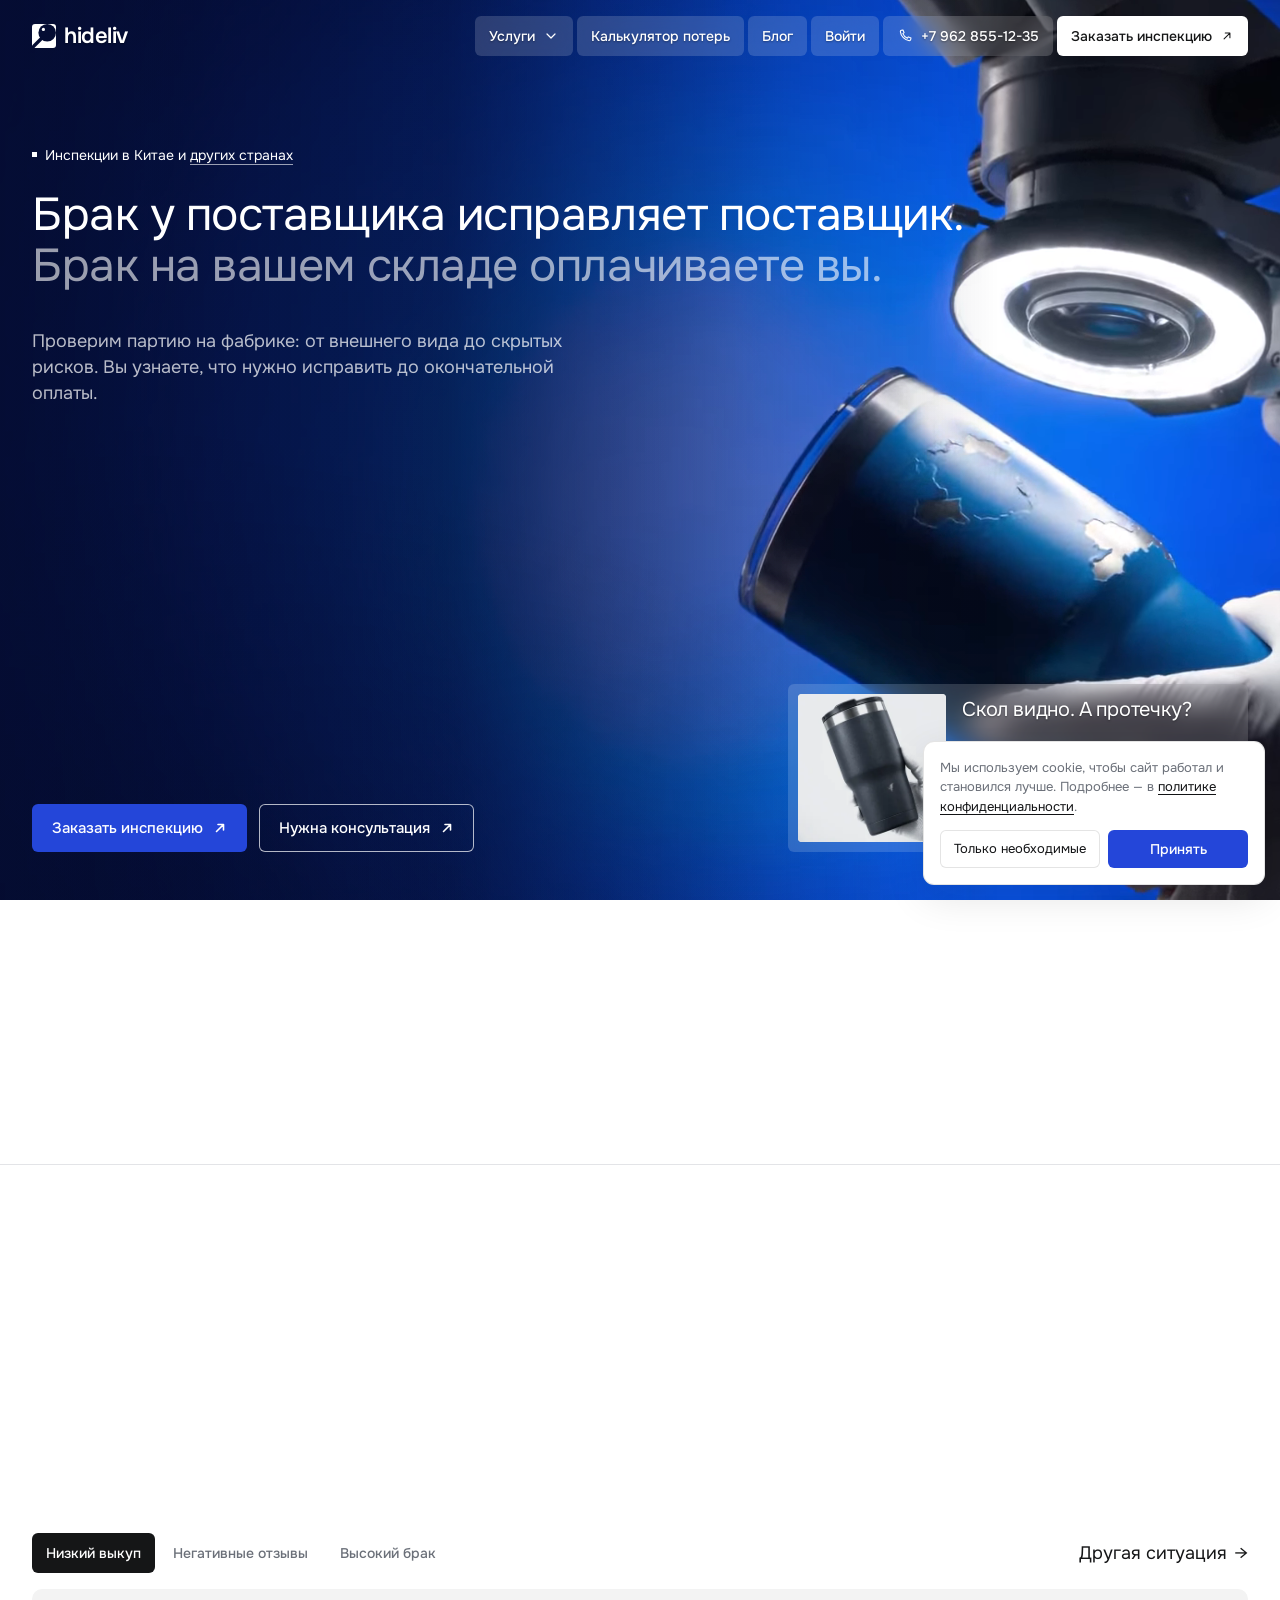
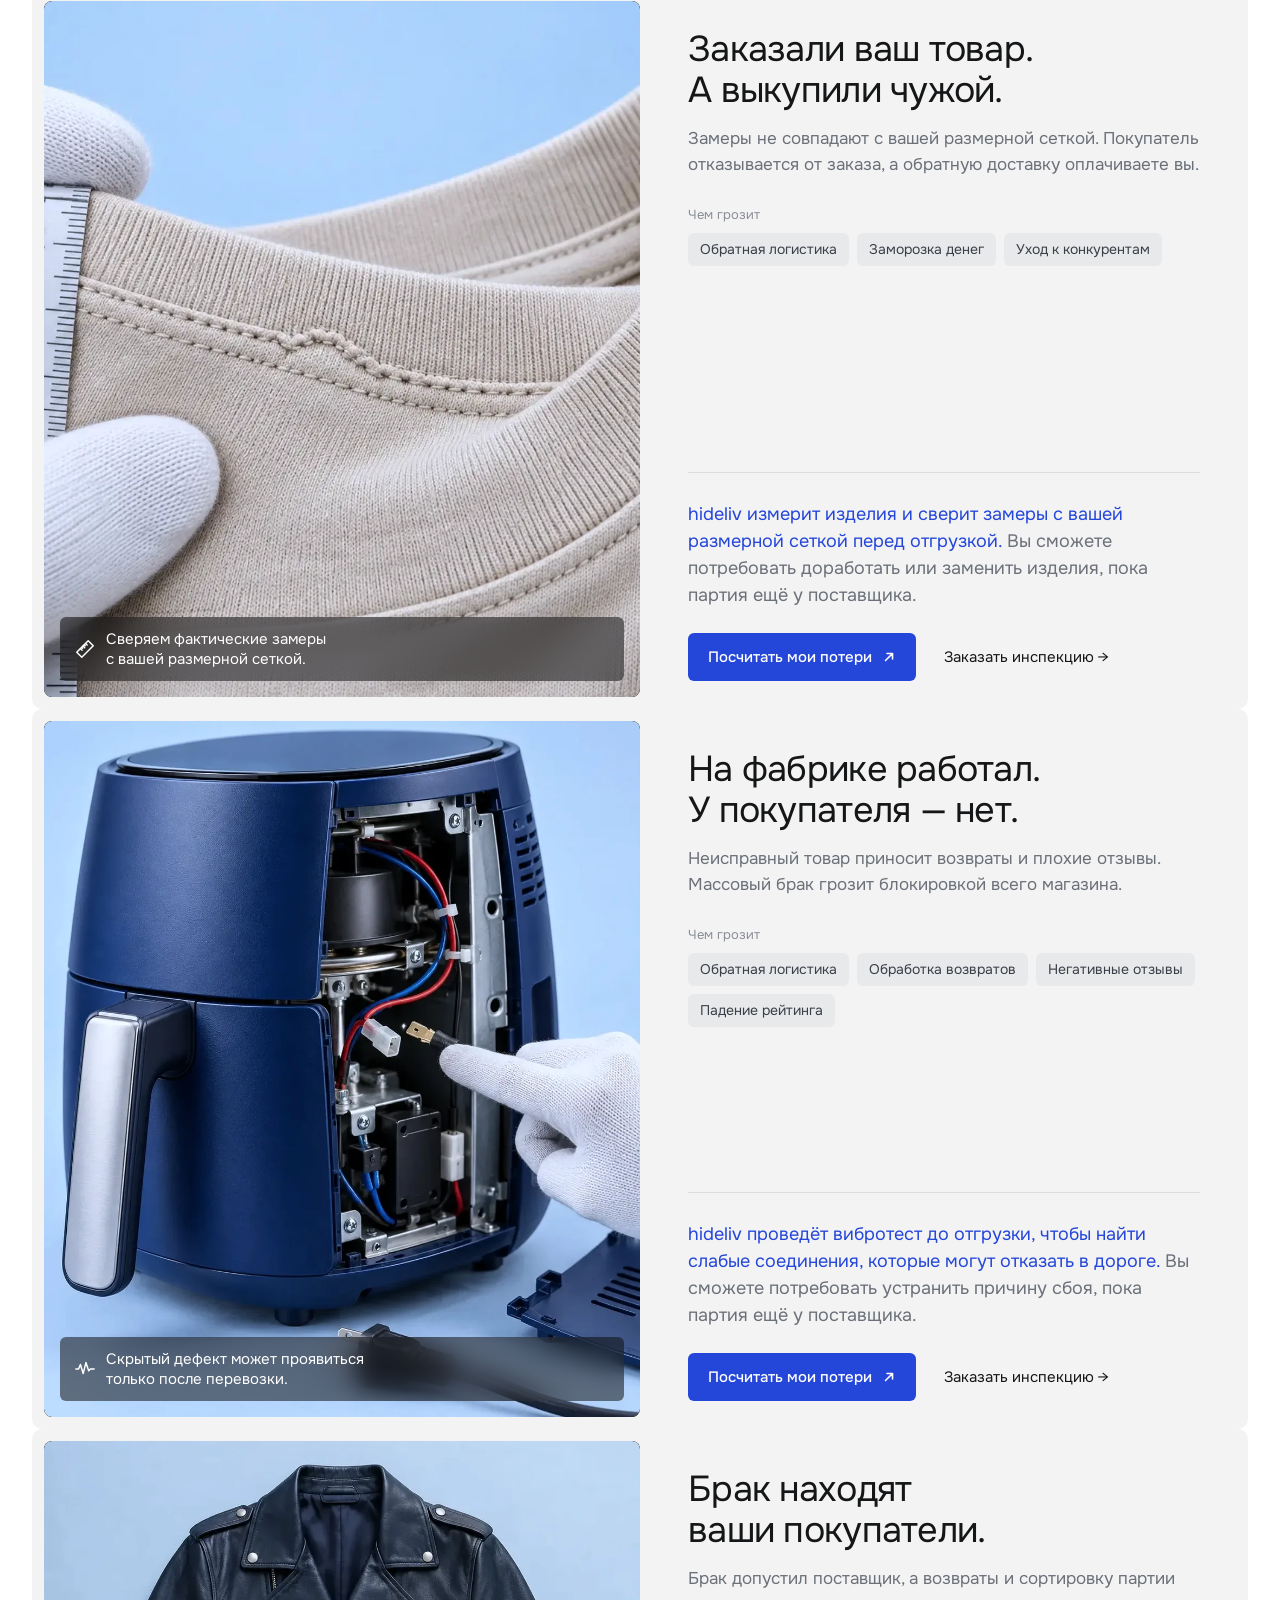
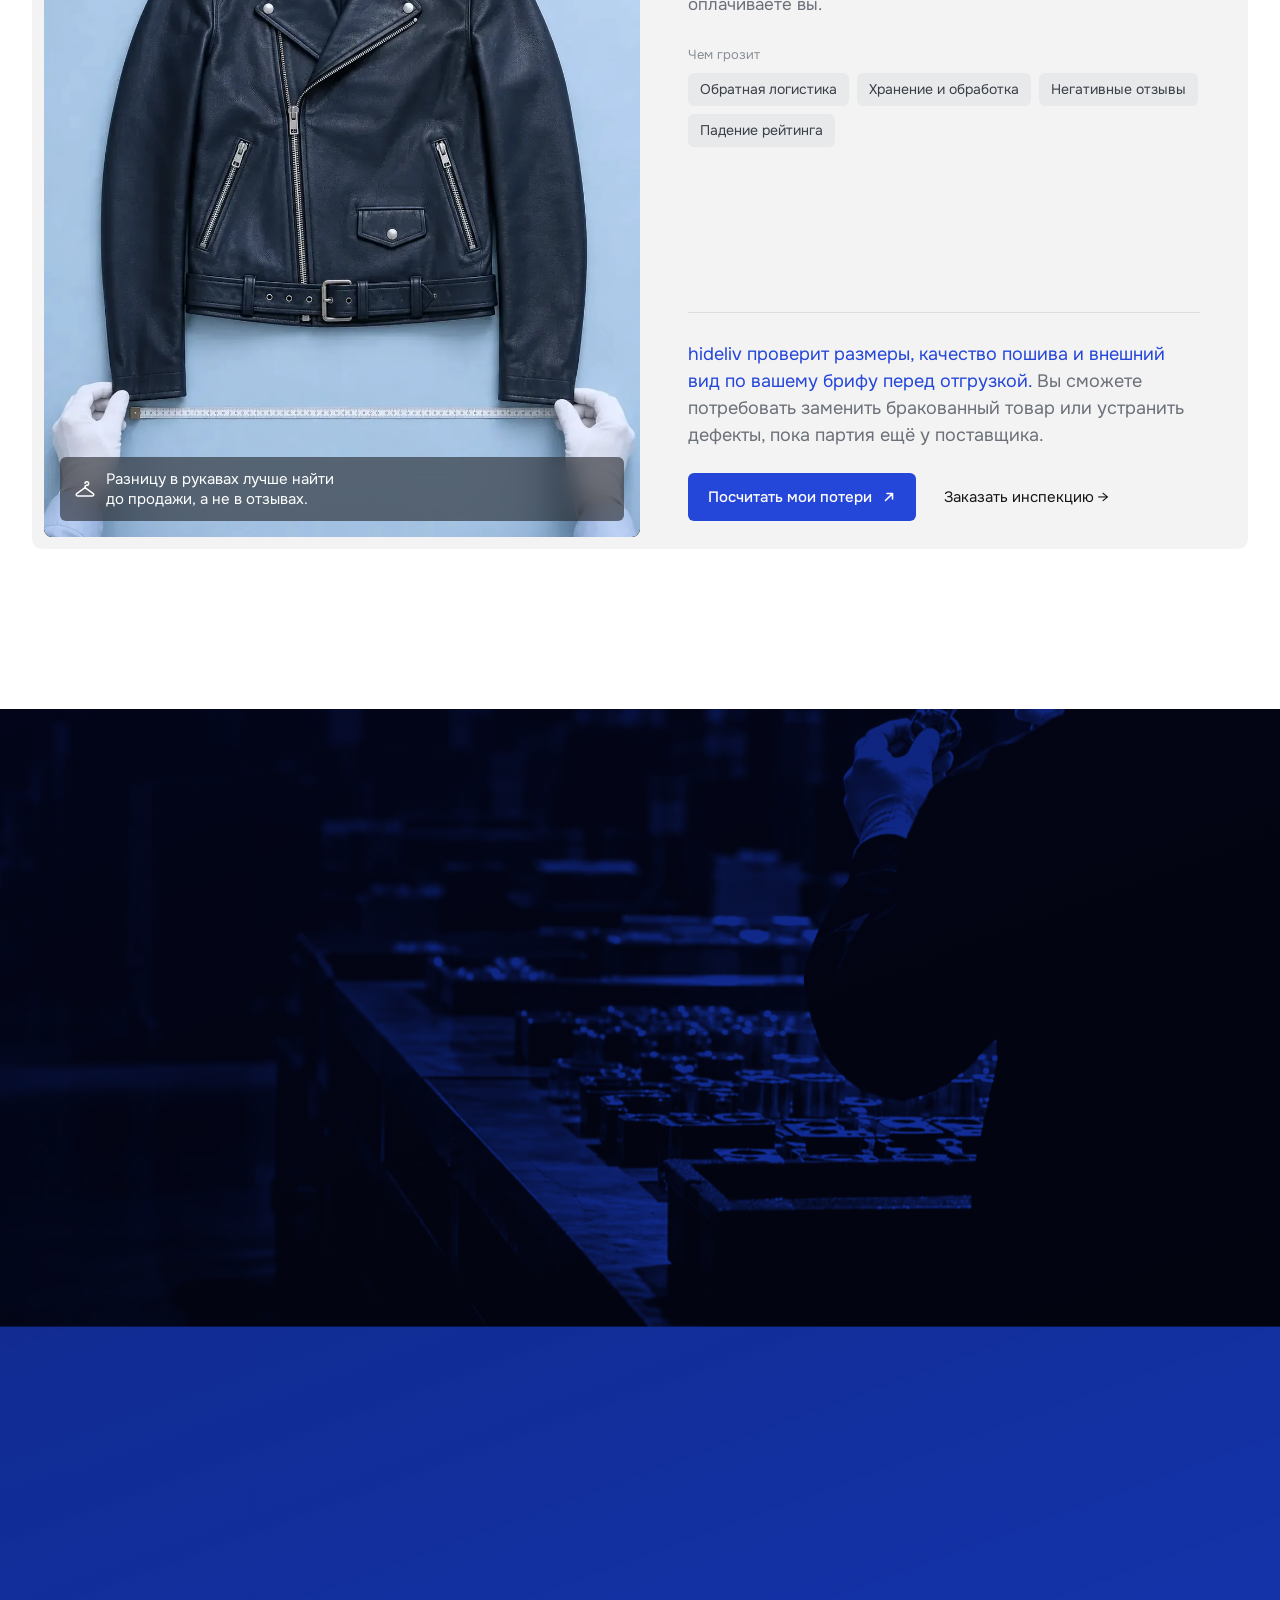
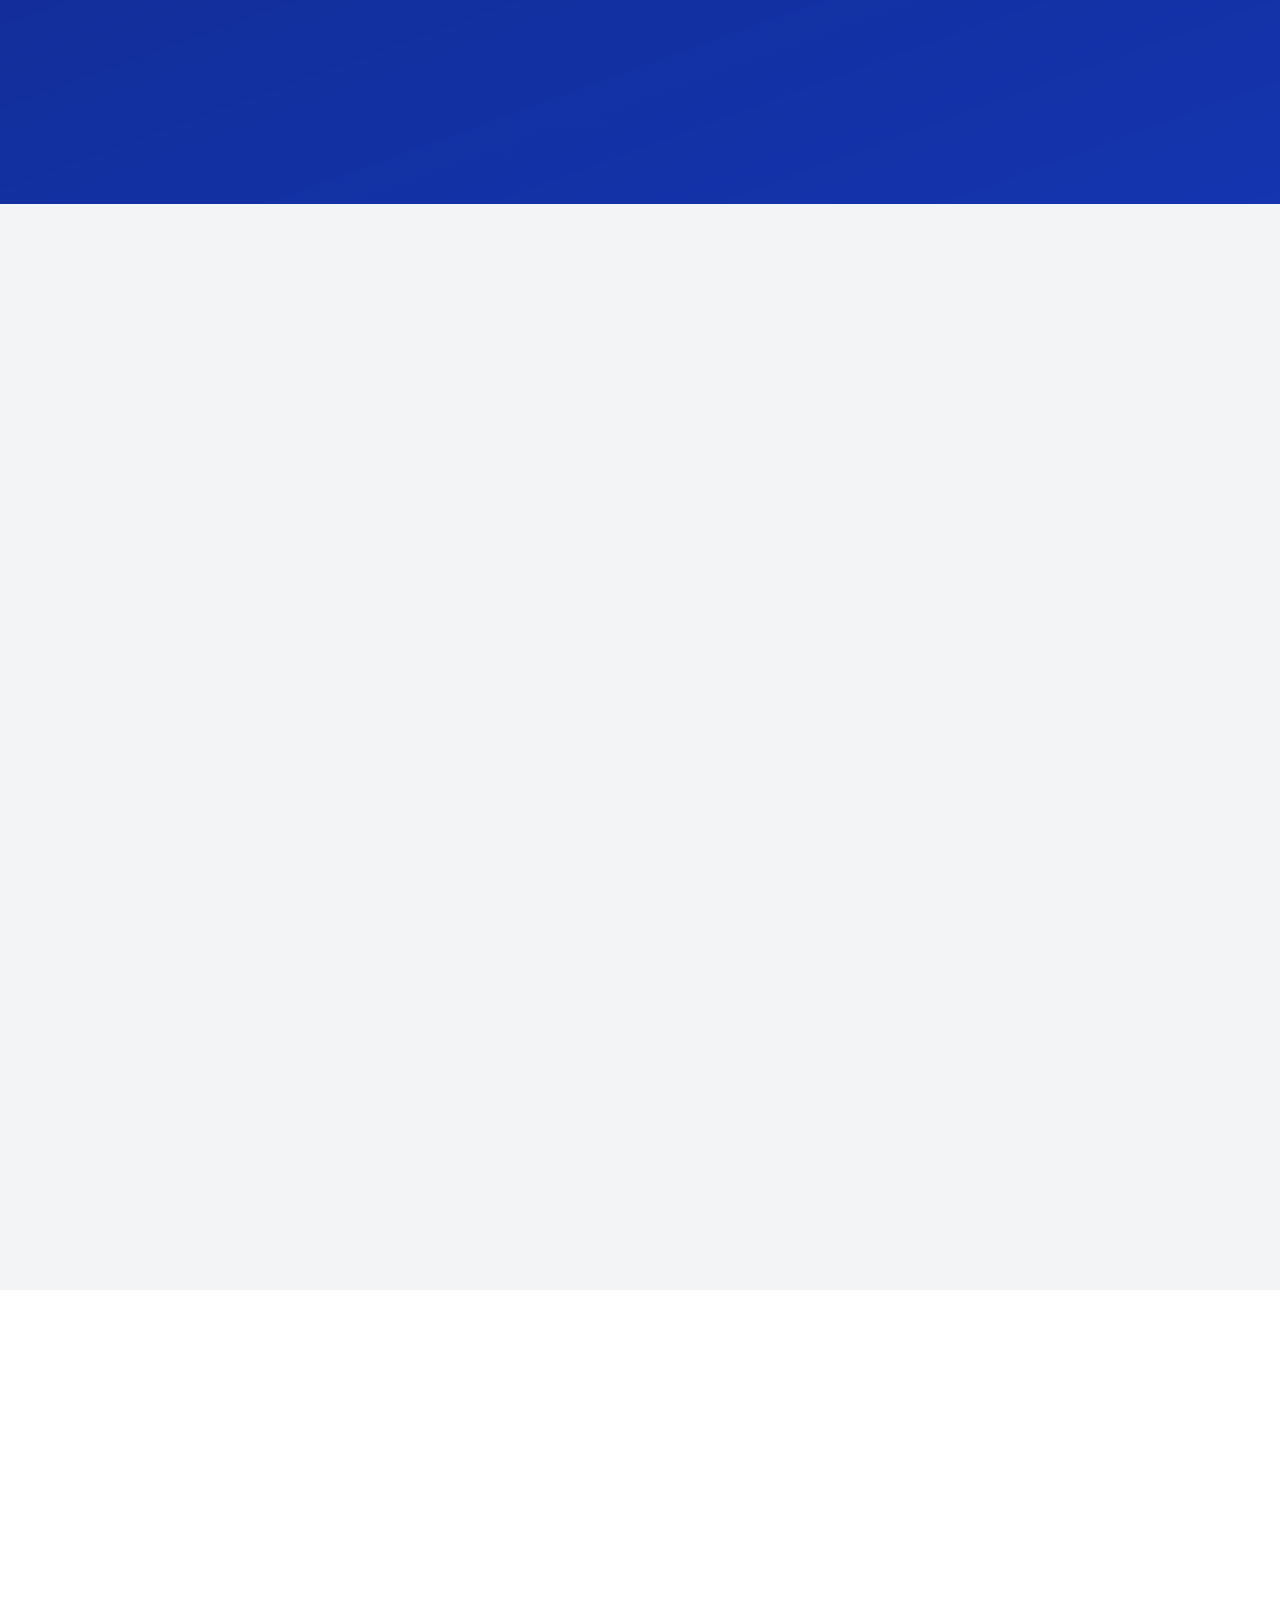
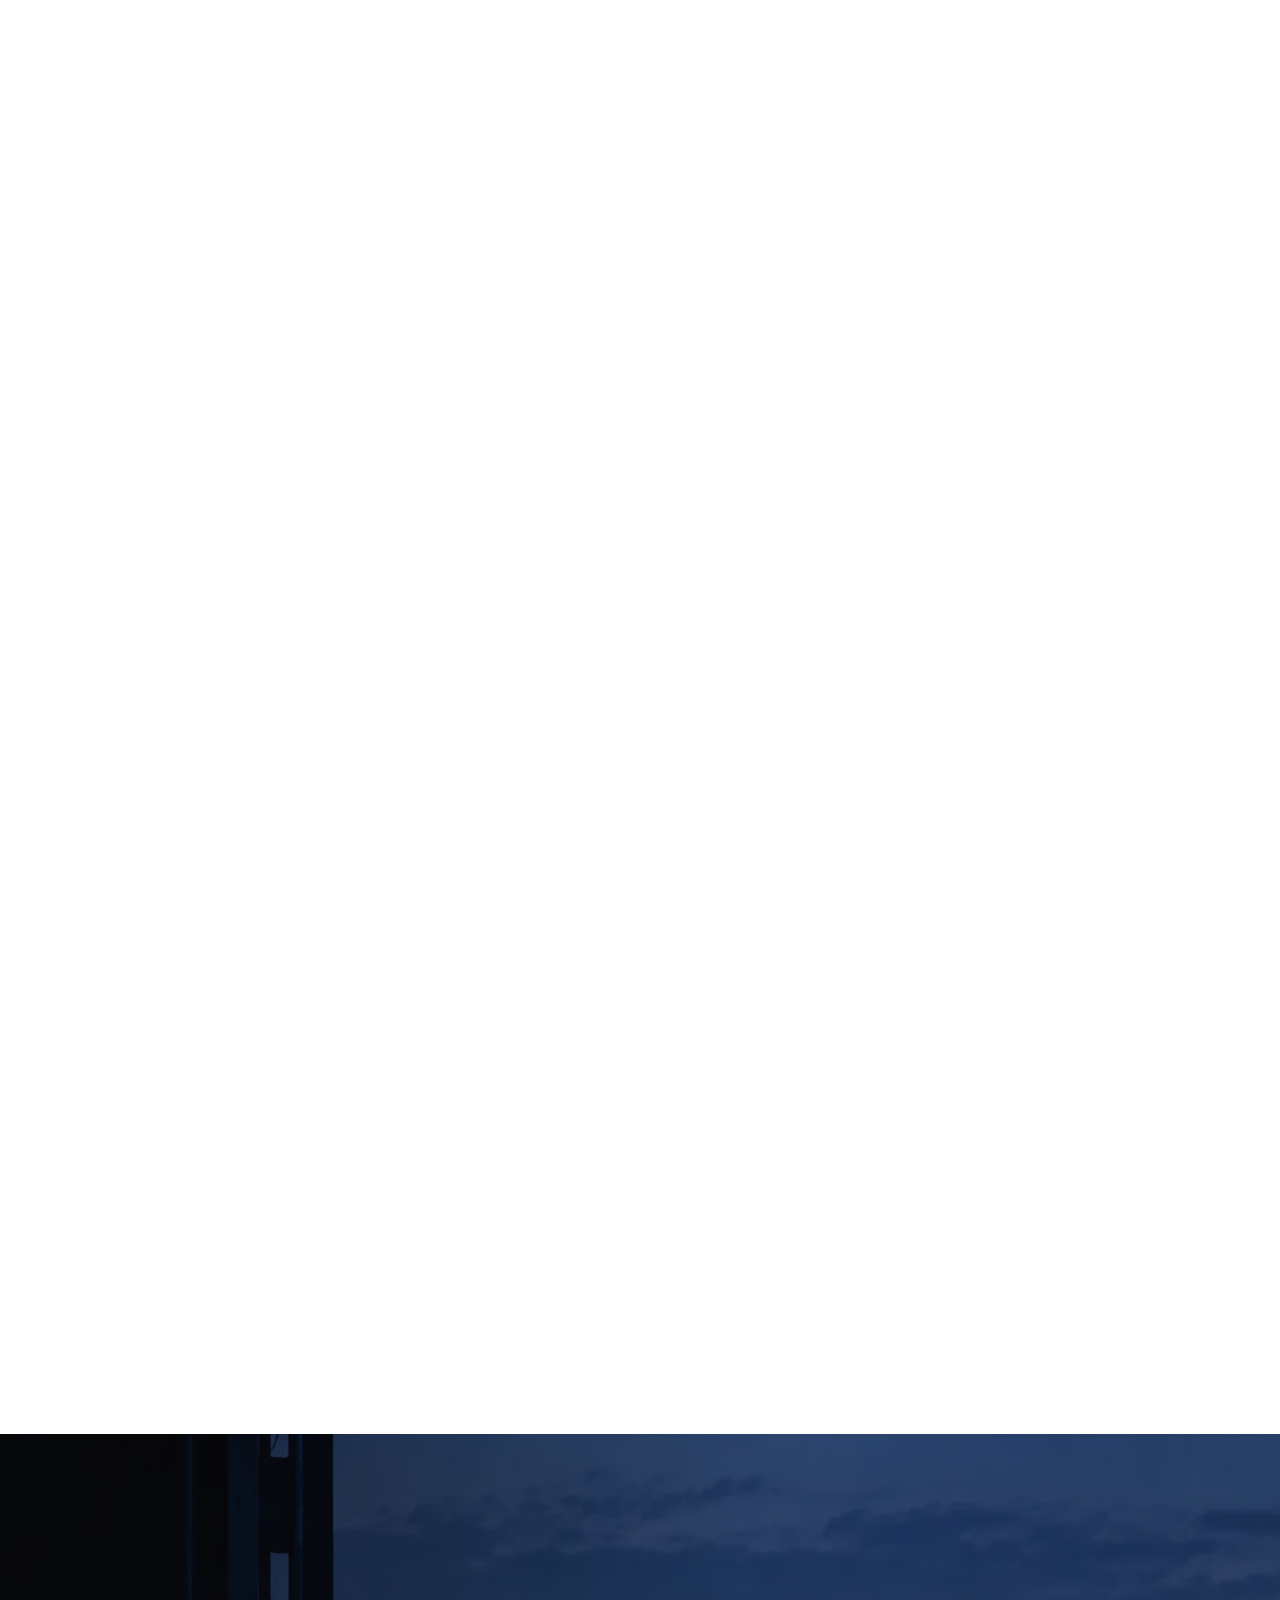
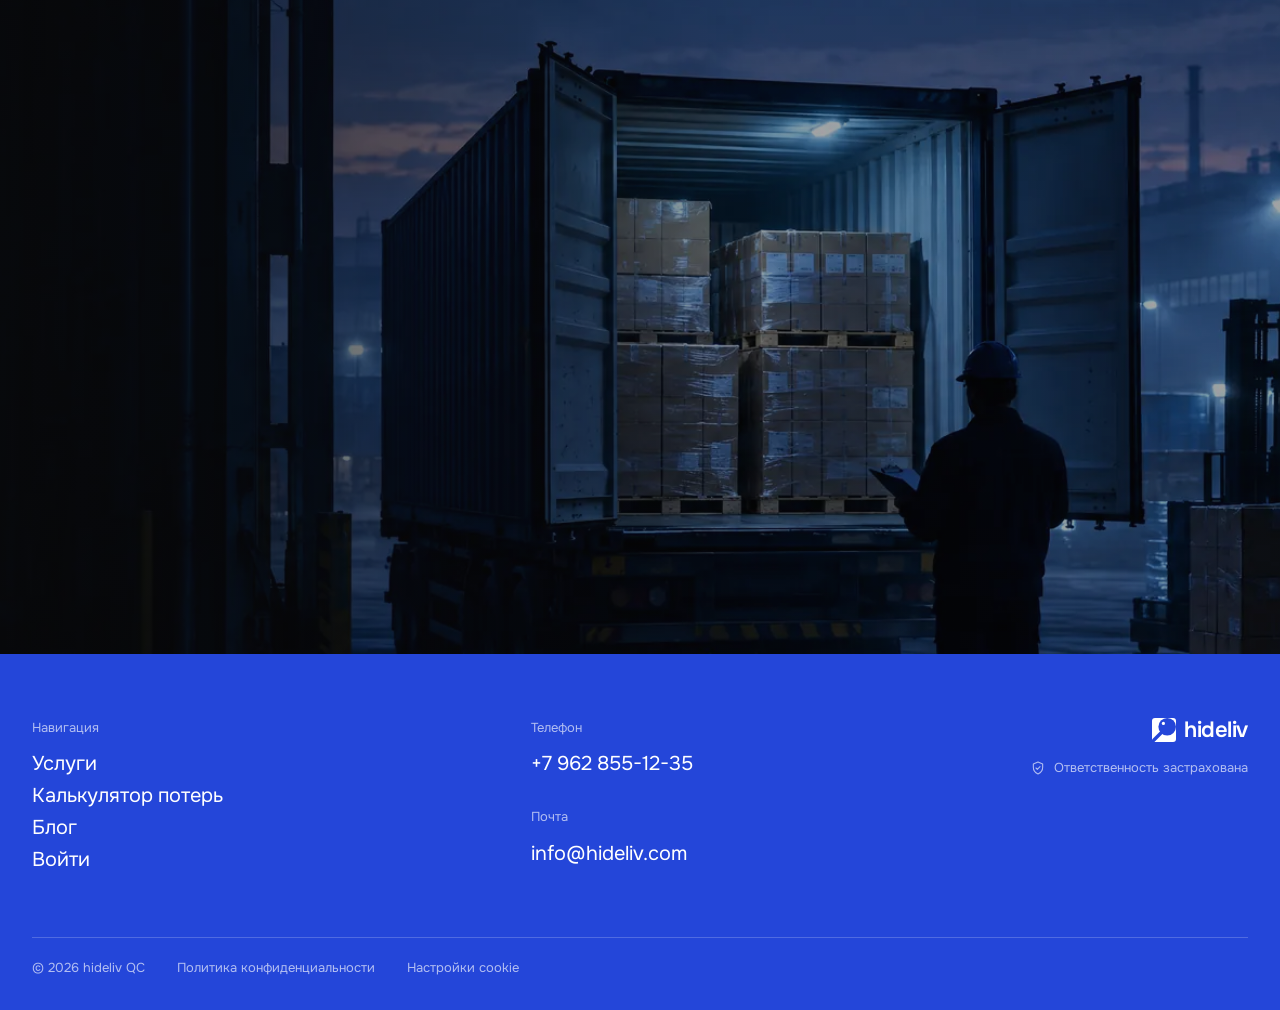
<file: index.html>
<!doctype html>
<html lang="ru">
<head>
<meta charset="utf-8">
<meta name="viewport" content="width=device-width, initial-scale=1">
<title>Инспекция товаров в Китае — контроль качества | hideliv qc</title>
<meta name="description" content="Проверим вашу партию у поставщика до отгрузки: качество товаров, фото и отчёт о результатах инспекции. Бесплатно составим программу проверки под ваш товар.">
<link rel="canonical" href="https://hideliv.com/qc">
<meta property="og:url" content="https://hideliv.com/qc">
<meta property="og:type" content="website">
<meta property="og:locale" content="ru_RU">
<meta property="og:site_name" content="hideliv qc">
<meta property="og:title" content="Инспекция товаров в Китае — контроль качества | hideliv qc">
<meta property="og:description" content="Проверим вашу партию у поставщика до отгрузки: качество товаров, фото и отчёт о результатах инспекции. Бесплатно составим программу проверки под ваш товар.">
<meta property="og:image" content="https://hideliv.com/qc/assets/img/hero-blue.webp">
<meta property="og:image:width" content="1920">
<meta property="og:image:height" content="1080">
<meta property="og:image:alt" content="Руки в нитриловых перчатках осматривают термостакан под стереомикроскопом с кольцевой подсветкой">
<meta name="robots" content="noindex,nofollow">
<meta name="twitter:card" content="summary_large_image">
<meta name="theme-color" content="#FFFFFF">
<link rel="icon" href="assets/favicon.svg" type="image/svg+xml">
<link rel="preconnect" href="https://fonts.googleapis.com">
<link rel="preconnect" href="https://fonts.gstatic.com" crossorigin>
<link href="https://fonts.googleapis.com/css2?family=Onest:wght@400;500;600;700&display=swap" rel="stylesheet">
<link rel="stylesheet" href="assets/style.css?v=39">
<script type="application/ld+json">
{
 "@context": "https://schema.org",
 "@graph": [
  {
   "@type": "Organization",
   "@id": "https://hideliv.com/#organization",
   "name": "hideliv",
   "url": "https://hideliv.com",
   "logo": "https://hideliv.com/qc/assets/img/logo.png",
   "telephone": "+7 962 855-12-35",
   "email": "info@hideliv.com"
  },
  {
   "@type": "Service",
   "@id": "https://hideliv.com/qc#service",
   "name": "Инспекция товаров в Китае и других странах",
   "serviceType": "Инспекция и контроль качества товаров",
   "url": "https://hideliv.com/qc",
   "provider": {
    "@id": "https://hideliv.com/#organization"
   },
   "areaServed": [
    {
     "@type": "Country",
     "name": "Китай"
    },
    {
     "@type": "Country",
     "name": "Индия"
    },
    {
     "@type": "Country",
     "name": "Таиланд"
    },
    {
     "@type": "Country",
     "name": "Вьетнам"
    },
    {
     "@type": "Country",
     "name": "Турция"
    },
    {
     "@type": "Country",
     "name": "Пакистан"
    },
    {
     "@type": "Country",
     "name": "Бангладеш"
    },
    {
     "@type": "Country",
     "name": "Узбекистан"
    },
    {
     "@type": "Country",
     "name": "Киргизия"
    },
    {
     "@type": "Country",
     "name": "Казахстан"
    },
    {
     "@type": "Country",
     "name": "Россия"
    },
    {
     "@type": "Country",
     "name": "Беларусь"
    }
   ],
   "offers": {
    "@type": "Offer",
    "price": "5000",
    "priceCurrency": "RUB",
    "description": "Инспекция от 5 000 ₽",
    "priceSpecification": {
     "@type": "PriceSpecification",
     "minPrice": 5000,
     "priceCurrency": "RUB"
    }
   },
   "hasOfferCatalog": {
    "@type": "OfferCatalog",
    "name": "Проверки по ситуациям",
    "itemListElement": [
     {
      "@type": "Offer",
      "itemOffered": {
       "@type": "Service",
       "name": "Проверка размеров одежды"
      }
     },
     {
      "@type": "Offer",
      "itemOffered": {
       "@type": "Service",
       "name": "Вибротест электроники"
      }
     },
     {
      "@type": "Offer",
      "itemOffered": {
       "@type": "Service",
       "name": "Проверка качества пошива и внешнего вида"
      }
     }
    ]
   }
  },
  {
   "@type": "FAQPage",
   "@id": "https://hideliv.com/qc#faq",
   "mainEntity": [
    {
     "@type": "Question",
     "name": "Сколько длится проверка и когда придёт отчёт?",
     "acceptedAnswer": {
      "@type": "Answer",
      "text": "Длительность зависит от объёма выборки и тестов — мы считаем её в инспекторо-днях и называем заранее, вместе с датой готовности отчёта. Отчёт приходит в личный кабинет."
     }
    },
    {
     "@type": "Question",
     "name": "В каких странах вы проверяете и как быстро выезжаете?",
     "acceptedAnswer": {
      "@type": "Answer",
      "text": "Китай, Индия, Таиланд и Вьетнам — выезд от 24 часов после заявки. Турция, Пакистан, Бангладеш, Узбекистан, Киргизия, Казахстан, Россия и Беларусь — от 72 часов. Более ранний выезд — по согласованию, другие страны — по запросу."
     }
    },
    {
     "@type": "Question",
     "name": "Кто проверяет товар и по каким стандартам?",
     "acceptedAnswer": {
      "@type": "Answer",
      "text": "Инспектор hideliv с опытом в вашей категории товара. Выборку считаем по ISO 2859-1 или ANSI/ASQ Z1.4 с согласованными уровнями AQL, а проверки берём из брифа, который составляем вместе с вами."
     }
    },
    {
     "@type": "Question",
     "name": "Нужно ли мне присутствовать на проверке?",
     "acceptedAnswer": {
      "@type": "Answer",
      "text": "Нет. Инспектор работает на фабрике от вашего имени, а вы получаете фото, замеры, результаты тестов и заключение в личном кабинете."
     }
    },
    {
     "@type": "Question",
     "name": "Что будет, если инспектор ошибётся?",
     "acceptedAnswer": {
      "@type": "Answer",
      "text": "Наша ответственность застрахована. Если инспектор пропустит пункт брифа и вы понесёте расходы, компенсируем подтверждённые убытки до 500 000 ₽. Условия — в договоре."
     }
    },
    {
     "@type": "Question",
     "name": "Что делать, если брак найден?",
     "acceptedAnswer": {
      "@type": "Answer",
      "text": "Сформировать претензию поставщику прямо из отчёта в личном кабинете и потребовать исправления до оплаты остатка. Если поставщик не идёт навстречу, порекомендуем представителя на фабрике или юриста."
     }
    }
   ]
  },
  {
   "@type": "BreadcrumbList",
   "itemListElement": [
    {
     "@type": "ListItem",
     "position": 1,
     "name": "Главная",
     "item": "https://hideliv.com/"
    },
    {
     "@type": "ListItem",
     "position": 2,
     "name": "Контроль качества",
     "item": "https://hideliv.com/qc"
    }
   ]
  }
 ]
}
</script>
</head>
<body data-hero="blue">
<a class="skip" href="#main">К содержанию</a>

<svg width="0" height="0" style="position:absolute" aria-hidden="true">
  <symbol id="i-arrow" viewBox="0 0 24 24"><path d="M7 17 17 7M9 7h8v8" fill="none" stroke="currentColor" stroke-width="1.8" stroke-linecap="round" stroke-linejoin="round"/></symbol>
  <symbol id="i-right" viewBox="0 0 24 24"><path d="M4 12h15m-5-5 5 5-5 5" fill="none" stroke="currentColor" stroke-width="1.8" stroke-linecap="round" stroke-linejoin="round"/></symbol>
  <symbol id="i-chev" viewBox="0 0 24 24"><path d="m6 9 6 6 6-6" fill="none" stroke="currentColor" stroke-width="1.8" stroke-linecap="round" stroke-linejoin="round"/></symbol>
  <symbol id="i-prev" viewBox="0 0 24 24"><path d="m15 6-6 6 6 6" fill="none" stroke="currentColor" stroke-width="1.8" stroke-linecap="round" stroke-linejoin="round"/></symbol>
  <symbol id="i-next" viewBox="0 0 24 24"><path d="m9 6 6 6-6 6" fill="none" stroke="currentColor" stroke-width="1.8" stroke-linecap="round" stroke-linejoin="round"/></symbol>
  <symbol id="i-plus" viewBox="0 0 24 24"><path d="M12 5v14M5 12h14" fill="none" stroke="currentColor" stroke-width="1.8" stroke-linecap="round"/></symbol>
  <symbol id="i-close" viewBox="0 0 24 24"><path d="M6 6l12 12M18 6 6 18" fill="none" stroke="currentColor" stroke-width="1.8" stroke-linecap="round"/></symbol>
  <symbol id="i-down" viewBox="0 0 24 24"><path d="M12 4v11m-5-5 5 5 5-5M5 20h14" fill="none" stroke="currentColor" stroke-width="1.8" stroke-linecap="round" stroke-linejoin="round"/></symbol>
  <symbol id="i-shield" viewBox="0 0 24 24"><path d="M12 3 5 6v5c0 4.5 3 8.3 7 10 4-1.7 7-5.5 7-10V6l-7-3Z" fill="none" stroke="currentColor" stroke-width="1.6" stroke-linejoin="round"/><path d="m9 12 2 2 4-4" fill="none" stroke="currentColor" stroke-width="1.6" stroke-linecap="round" stroke-linejoin="round"/></symbol>
  <symbol id="i-info" viewBox="0 0 24 24"><circle cx="12" cy="12" r="9" fill="none" stroke="currentColor" stroke-width="1.6"/><path d="M12 11v5M12 8h.01" fill="none" stroke="currentColor" stroke-width="1.8" stroke-linecap="round"/></symbol>
  <symbol id="i-check" viewBox="0 0 24 24"><path d="m5 12.5 4.5 4.5L19 7.5" fill="none" stroke="currentColor" stroke-width="2" stroke-linecap="round" stroke-linejoin="round"/></symbol>
  <symbol id="i-phone" viewBox="0 0 24 24"><path d="M6.6 3.5 9 3l1.7 4-1.9 1.4a12 12 0 0 0 6.8 6.8L17 13.3l4 1.7-.5 2.4a2 2 0 0 1-2 1.6A15.5 15.5 0 0 1 5 5.5a2 2 0 0 1 1.6-2Z" fill="none" stroke="currentColor" stroke-width="1.6" stroke-linejoin="round"/></symbol>
  <symbol id="i-menu" viewBox="0 0 24 24"><path d="M4 8h16M4 16h16" fill="none" stroke="currentColor" stroke-width="1.8" stroke-linecap="round"/></symbol>
</svg>

<header class="header" id="top">
  <div class="header-row">
    <div class="seg-brand">
      <a class="logo" href="#main" aria-label="hideliv QC, в начало"><svg class="logo-mark" viewBox="0 0 24 24" aria-hidden="true"><defs><mask id="lm1" maskUnits="userSpaceOnUse" x="0" y="0" width="24" height="24"><rect width="24" height="24" fill="#fff"/><circle cx="15.2" cy="8.8" r="8.8" fill="#000"/><path d="M16.4 10 14 7.6 -2.2 23.8 .2 26.2Z" fill="#000"/><circle cx="11.4" cy="5.4" r="1.6" fill="#fff"/></mask></defs><rect width="24" height="24" rx="3" fill="currentColor" mask="url(#lm1)"/></svg><span class="logo-word">hideliv</span></a>
    </div>

    <nav class="nav" aria-label="Главная навигация" id="site-navigation">
      <div class="nav-services">
        <button class="seg seg-ghost services-trigger" id="services-trigger" aria-expanded="false" aria-controls="services-panel">Услуги <svg class="ico chev"><use href="#i-chev"/></svg></button>
        <div class="services-panel" id="services-panel" hidden><a class="svc" href="#"><span class="svc-name">Проверка поставщика онлайн</span><i aria-hidden="true"></i></a><a class="svc" href="#"><span class="svc-name">Выездная проверка поставщика</span><i aria-hidden="true"></i></a><a class="svc" href="#"><span class="svc-name">Тестирование образцов на нашем складе</span><i aria-hidden="true"></i></a><a class="svc" href="#"><span class="svc-name">Инспекция во время производства</span><i aria-hidden="true"></i></a><a class="svc" href="#"><span class="svc-name">Контроль производства</span><i aria-hidden="true"></i></a><a class="svc" href="#"><span class="svc-name">Инспекция готового товара<small>Чаще всего заказывают</small></span><i aria-hidden="true"></i></a><a class="svc" href="#"><span class="svc-name">Контроль погрузки</span><i aria-hidden="true"></i></a></div>
      </div>
      <a class="seg seg-ghost" href="#screen-03">Калькулятор потерь</a>
      <a class="seg seg-ghost" href="https://hideliv.com/blog">Блог</a>
      <a class="seg seg-ghost" href="https://app.hideliv.com/login" data-open-dialog="account">Войти</a>
    </nav>

    <a class="seg seg-ghost seg-phone" href="tel:+79628551235"><svg class="ico"><use href="#i-phone"/></svg>+7 962 855-12-35</a>
    <button class="seg seg-dark header-cta" data-lead="inspection">Заказать инспекцию <svg class="ico"><use href="#i-arrow"/></svg></button>
    <button class="seg seg-ghost burger" aria-label="Открыть меню" aria-expanded="false" aria-controls="mobile-menu"><svg class="ico"><use href="#i-menu"/></svg></button>
  </div>

  <div class="mobile-menu" id="mobile-menu" hidden>
    <div class="container">
      <details class="m-services">
        <summary>Услуги <svg class="ico chev"><use href="#i-chev"/></svg></summary>
        <div class="m-svc"><a class="svc" href="#"><span class="svc-name">Проверка поставщика онлайн</span><i aria-hidden="true"></i></a><a class="svc" href="#"><span class="svc-name">Выездная проверка поставщика</span><i aria-hidden="true"></i></a><a class="svc" href="#"><span class="svc-name">Тестирование образцов на нашем складе</span><i aria-hidden="true"></i></a><a class="svc" href="#"><span class="svc-name">Инспекция во время производства</span><i aria-hidden="true"></i></a><a class="svc" href="#"><span class="svc-name">Контроль производства</span><i aria-hidden="true"></i></a><a class="svc" href="#"><span class="svc-name">Инспекция готового товара<small>Чаще всего заказывают</small></span><i aria-hidden="true"></i></a><a class="svc" href="#"><span class="svc-name">Контроль погрузки</span><i aria-hidden="true"></i></a></div>
      </details>
      <a class="m-link" href="#screen-03">Калькулятор потерь</a>
      <a class="m-link" href="https://hideliv.com/blog">Блог</a>
      <a class="m-link" href="https://app.hideliv.com/login" data-open-dialog="account">Войти</a>
      <button class="btn btn-blue btn-block" data-lead="inspection">Заказать инспекцию</button>
    </div>
  </div>
</header>

<main id="main">

<!-- 01 -->
<section class="hero" id="screen-01" data-header="dark" aria-labelledby="page-title">
  <div class="hero-bg" aria-hidden="true">
    <div class="hero-shade"></div>
    <img class="hero-still is-active" src="assets/img/hero-blue.webp" alt="Руки в нитриловых перчатках осматривают термостакан под стереомикроскопом с кольцевой подсветкой" width="1920" height="1080" fetchpriority="high">
    <video class="hero-video" muted loop playsinline preload="none" poster="assets/video/hero-blue-poster.jpg" aria-label="Руки в перчатках поворачивают термостакан под кольцевой подсветкой микроскопа" data-theme="blue">
      <source data-src="assets/video/hero-blue.webm" type="video/webm">
      <source data-src="assets/video/hero-blue.mp4" type="video/mp4">
    </video>
    <video class="hero-video" muted loop playsinline preload="none" poster="assets/video/hero-woman-poster.jpg" aria-label="Инспектор осматривает стальной термостакан под лампой-лупой" data-theme="blue">
      <source data-src="assets/video/hero-woman.webm" type="video/webm">
      <source data-src="assets/video/hero-woman.mp4" type="video/mp4">
    </video>
  </div>
  <div class="container hero-inner">
    <div class="hero-text">
      <h1 class="tag tag-invert" id="page-title" data-reveal><i></i><span>Инспекции в Китае и <button class="link-dotted" data-open-dialog="countries">других странах</button></span></h1>
      <p class="hero-title" id="hero-title" role="presentation" data-reveal style="--d:.06s">Брак у поставщика исправляет поставщик.<br><span class="hero-accent">Брак на вашем складе оплачиваете вы.</span></p>
      <p class="lead" data-reveal style="--d:.12s">Проверим партию на фабрике: от внешнего вида до скрытых рисков. Вы узнаете, что нужно исправить до окончательной оплаты.</p>

    </div>
    <div class="hero-bottom">
      <div class="actions hero-actions" data-reveal style="--d:.18s">
        <button class="btn btn-blue" data-lead="inspection">Заказать инспекцию</button>
        <button class="btn btn-glass" data-lead="consultation">Нужна консультация</button>
      </div>
    <div class="hero-slider" role="region" aria-roledescription="карусель" aria-label="Примеры проверок" data-reveal style="--d:.3s">
      <div class="hs-media">
        <img class="hs-img is-active" src="assets/img/slide-chip.webp" alt="Скол покрытия на термостакане при инспекции партии" width="300" height="300">
        <img class="hs-img" src="assets/img/slide-apparel.webp" alt="Замер ткани сантиметровой лентой при инспекции одежды" width="300" height="300" loading="lazy">
        <img class="hs-img" src="assets/img/slide-airfryer.webp" alt="Проверка аэрогриля перед отгрузкой: скрытый дефект соединения" width="300" height="300" loading="lazy">
        <img class="hs-img" src="assets/img/slide-jacket.webp" alt="Проверка куртки по размерной сетке перед отгрузкой" width="300" height="300" loading="lazy">
      </div>
      <div class="hs-body" aria-live="polite">
        <div class="hs-slide is-active"><p class="hs-title">Скол видно. А протечку?</p><a class="hs-link" href="#screen-04" data-open-dialog="brief-dialog">Что добавим в бриф термостакана ▸</a></div>
        <div class="hs-slide" hidden><p class="hs-title">Заказали ваш товар.<br>А выкупили чужой.</p><a class="hs-link" href="#screen-02" data-goto-case="0" aria-label="Подробнее о ситуации «Низкий выкуп»">Подробнее ▸</a></div>
        <div class="hs-slide" hidden><p class="hs-title">На фабрике работал.<br>У покупателя — нет.</p><a class="hs-link" href="#screen-02" data-goto-case="1" aria-label="Подробнее о ситуации «Негативные отзывы»">Подробнее ▸</a></div>
        <div class="hs-slide" hidden><p class="hs-title">Брак находят<br>ваши покупатели.</p><a class="hs-link" href="#screen-02" data-goto-case="2" aria-label="Подробнее о ситуации «Высокий брак»">Подробнее ▸</a></div>
        <button class="hs-count" type="button" aria-label="Следующий пример"><span data-hs-cur>01</span>/04</button>
        <span class="hs-progress" aria-hidden="true"><i></i></span>
      </div>
    </div>
    </div>
  </div>
</section>

<section class="facts" aria-label="Коротко о hideliv qc">
  <div class="container">
    <div class="facts-grid" data-reveal>
      <div class="fact"><p class="fact-num"><span data-count="24">24</span><span class="rub"> ч</span></p><p class="fact-cap">Выезд: Китай, Индия, Таиланд и Вьетнам</p></div>
      <div class="fact"><p class="fact-num"><span data-count="72">72</span><span class="rub"> ч</span></p><p class="fact-cap">Выезд: Турция, Пакистан, Бангладеш, Узбекистан, Киргизия, Казахстан, Россия и Беларусь</p></div>
      <div class="fact"><p class="fact-num"><span data-count="500000">500 000</span><span class="rub"> ₽</span></p><p class="fact-cap">Ответственность застрахована</p></div>
      <div class="fact"><p class="fact-num"><span class="rub">от </span><span data-count="5000">5 000</span><span class="rub"> ₽</span></p><p class="fact-cap">Стоимость инспекции</p></div>
    </div>
  </div>
</section>

<!-- 02 -->
<section class="section" id="screen-02" aria-labelledby="stories-title">
  <div class="container">
    <div class="head">
      <div>
        <p class="tag" data-reveal><i></i>02 / Риски закупки</p>
        <h2 id="stories-title" data-reveal style="--d:.06s">Узнаёте ситуацию?</h2>
      </div>
      <p class="sr">Любое расхождение с описанием оборачивается отказом, возвратом или плохим отзывом.</p>
    </div>

    <div class="cases-wrap">
    <div class="cases-nav">
      <div class="cases-tabs" role="tablist" aria-label="Выберите свою ситуацию">
        <button class="seg case-tab is-active" type="button" role="tab" id="case-tab-1" data-go="0" aria-controls="case-panel-1" aria-selected="true">Низкий выкуп</button>
        <button class="seg case-tab" type="button" role="tab" id="case-tab-2" data-go="1" aria-controls="case-panel-2" aria-selected="false">Негативные отзывы</button>
        <button class="seg case-tab" type="button" role="tab" id="case-tab-0" data-go="2" aria-controls="case-panel-0" aria-selected="false">Высокий брак</button>
      </div>
      <button class="cases-next" type="button">Другая ситуация <span class="arr" aria-hidden="true">→</span></button>
    </div>

    <div class="cases-stack">
      <article class="case-sheet is-active" id="case-panel-1" data-case="1" data-slug="low-buyout" role="tabpanel" aria-labelledby="case-h-1">
        <div class="case-panel">
          <div class="case-text">
            <h3 id="case-h-1">Заказали ваш товар.<br>А выкупили чужой.</h3>
            <p class="case-story">Замеры не совпадают с вашей размерной сеткой. Покупатель отказывается от заказа, а обратную доставку оплачиваете вы.</p>
            <div class="case-risk"><p class="mini-label">Чем грозит</p><ul class="risk-list"><li class="risk" title="Расходы">Обратная логистика</li><li class="risk" title="Расходы">Заморозка денег</li><li class="risk" title="Продажи и репутация">Уход к конкурентам</li></ul></div>
            <p class="case-sol"><span class="accent">hideliv измерит изделия и сверит замеры с вашей размерной сеткой перед отгрузкой.</span> Вы сможете потребовать доработать или заменить изделия, пока партия ещё у поставщика.</p>
            <div class="case-actions">
              <a class="btn btn-blue btn-lg" href="#screen-03" data-calc-link data-defect="10">Посчитать мои потери</a>
              <a class="case-cta-text case-cta" href="#screen-08" data-case-cta="low-buyout" data-case-name="Низкий выкуп" aria-label="Заказать проверку размеров перед отгрузкой">Заказать инспекцию →</a>
            </div>
          </div>
          <figure class="case-media">
            <img src="assets/img/apparel-c.webp" alt="Проверка размеров одежды перед отгрузкой: инспектор сверяет замеры с размерной сеткой" width="1536" height="1024" loading="lazy">
            <figcaption><span class="cap-ico" aria-hidden="true"><svg viewBox="0 0 24 24"><path d="M3 15.5 15.5 3l5.5 5.5L8.5 21Z"/><path d="M7 11.5l1.8 1.8M9.8 8.7l1.8 1.8M12.6 5.9l1.8 1.8M8.4 10.1l1 1M11.2 7.3l1 1"/></svg></span><span>Сверяем фактические замеры<br>с вашей размерной сеткой.</span></figcaption>
          </figure>
        </div>
      </article>
      <article class="case-sheet" id="case-panel-2" data-case="2" data-slug="reviews" role="tabpanel" aria-labelledby="case-h-2">
        <div class="case-panel">
          <div class="case-text">
            <h3 id="case-h-2">На фабрике работал.<br>У покупателя — нет.</h3>
            <p class="case-story">Неисправный товар приносит возвраты и плохие отзывы. Массовый брак грозит блокировкой всего магазина.</p>
            <div class="case-risk"><p class="mini-label">Чем грозит</p><ul class="risk-list"><li class="risk" title="Расходы">Обратная логистика</li><li class="risk" title="Расходы">Обработка возвратов</li><li class="risk" title="Продажи и репутация">Негативные отзывы</li><li class="risk" title="Продажи и репутация">Падение рейтинга</li></ul></div>
            <p class="case-sol"><span class="accent">hideliv проведёт вибротест до отгрузки, чтобы найти слабые соединения, которые могут отказать в дороге.</span> Вы сможете потребовать устранить причину сбоя, пока партия ещё у поставщика.</p>
            <div class="case-actions">
              <a class="btn btn-blue btn-lg" href="#screen-03" data-calc-link data-defect="5">Посчитать мои потери</a>
              <a class="case-cta-text case-cta" href="#screen-08" data-case-cta="reviews" data-case-name="Негативные отзывы" aria-label="Заказать вибротест до отгрузки">Заказать инспекцию →</a>
            </div>
          </div>
          <figure class="case-media">
            <img src="assets/img/airfryer-c.webp" alt="Вибротест электроники на фабрике в Китае: инспектор находит отсоединённую клемму в аэрогриле" width="1122" height="1402" loading="lazy">
            <figcaption><span class="cap-ico" aria-hidden="true"><svg viewBox="0 0 24 24"><path d="M2 12h3l2-5 3 10 3-12 3 9 2-2h4"/></svg></span><span>Скрытый дефект может проявиться<br>только после перевозки.</span></figcaption>
          </figure>
        </div>
      </article>
      <article class="case-sheet" id="case-panel-0" data-case="0" data-slug="defect" role="tabpanel" aria-labelledby="case-h-0">
        <div class="case-panel">
          <div class="case-text">
            <h3 id="case-h-0">Брак находят<br>ваши покупатели.</h3>
            <p class="case-story">Брак допустил поставщик, а возвраты и сортировку партии оплачиваете вы.</p>
            <div class="case-risk"><p class="mini-label">Чем грозит</p><ul class="risk-list"><li class="risk" title="Расходы">Обратная логистика</li><li class="risk" title="Расходы">Хранение и обработка</li><li class="risk" title="Продажи и репутация">Негативные отзывы</li><li class="risk" title="Продажи и репутация">Падение рейтинга</li></ul></div>
            <p class="case-sol"><span class="accent">hideliv проверит размеры, качество пошива и внешний вид по вашему брифу перед отгрузкой.</span> Вы сможете потребовать заменить бракованный товар или устранить дефекты, пока партия ещё у поставщика.</p>
            <div class="case-actions">
              <a class="btn btn-blue btn-lg" href="#screen-03" data-calc-link data-defect="8">Посчитать мои потери</a>
              <a class="case-cta-text case-cta" href="#screen-08" data-case-cta="defect" data-case-name="Высокий брак" aria-label="Заказать инспекцию партии на брак">Заказать инспекцию →</a>
            </div>
          </div>
          <figure class="case-media">
            <img src="assets/img/jacket-c.webp" alt="Инспекция одежды из Китая: проверка длины рукавов и качества пошива кожаной куртки" width="1122" height="1402" loading="lazy">
            <figcaption><span class="cap-ico" aria-hidden="true"><svg viewBox="0 0 24 24"><path d="M12 6a2 2 0 1 1 2 2c-1 0-2 .8-2 2v.5"/><path d="M12 10.5 3 17a1.5 1.5 0 0 0 .9 2.7h16.2A1.5 1.5 0 0 0 21 17Z"/></svg></span><span>Разницу в рукавах лучше найти<br>до продажи, а не в отзывах.</span></figcaption>
          </figure>
        </div>
      </article>
    </div>
    </div>
  </div>
</section>

<!-- 03 -->
<section class="calc-sec" id="screen-03" data-header="blue" aria-labelledby="loss-title">
  <div class="calc-bg" aria-hidden="true"><img src="assets/img/qc-inspector-dark.webp" alt="" width="1920" height="1086" loading="lazy"></div>
  <div class="container">
    <div class="island">
      <div class="head head-invert">
        <div>
          <p class="tag" data-reveal><i></i>03 / Калькулятор потерь</p>
          <h2 id="loss-title" data-reveal style="--d:.06s">Брак стоит больше,<br>чем сам товар.</h2>
        </div>
        <div class="head-side" data-reveal style="--d:.12s"><p>Укажите параметры партии и оцените, во сколько обойдётся брак.</p></div>
      </div>

      <div class="calc" id="calc">
        <form class="card calc-inputs" novalidate onsubmit="return false" data-reveal style="--d:.08s">
          <div class="field">
            <div class="field-top"><label for="cv-batch">Партия</label></div>
            <div class="input-unit"><input id="cv-batch" name="batch" inputmode="numeric" value="3000" autocomplete="off" aria-describedby="cv-error-batch"><span>шт.</span></div>
            <input class="range" type="range" min="1" max="20000" step="1" value="3000" data-range="batch" aria-label="Партия — ползунок">
            <p class="error" id="cv-error-batch"></p>
          </div>
          <div class="field">
            <div class="field-top"><label for="cv-price">Закупочная цена за штуку</label></div>
            <div class="input-unit"><input id="cv-price" name="price" inputmode="decimal" value="400" autocomplete="off" aria-describedby="cv-error-price"><span>₽</span></div>
            <input class="range" type="range" min="0" max="5000" step="1" value="400" data-range="price" aria-label="Закупочная цена за штуку — ползунок">
            <p class="error" id="cv-error-price"></p>
          </div>
          <div class="field">
            <div class="field-top"><label for="cv-defect">Доля брака</label><span class="muted" data-count>150 шт.</span></div>
            <div class="input-unit"><input id="cv-defect" name="defect" inputmode="decimal" value="5" autocomplete="off" aria-describedby="cv-error-defect"><span>%</span></div>
            <input class="range" type="range" min="0" max="100" step="0.1" value="5" data-range="defect" aria-label="Доля брака — ползунок">
            <p class="error" id="cv-error-defect"></p>
          </div>

          <button class="disclosure" type="button" aria-expanded="false" aria-controls="cv-extras">Изменить параметры расчёта <svg class="ico chev"><use href="#i-chev"/></svg></button>
          <div class="extras" id="cv-extras" hidden>
            <label class="check"><input type="checkbox" data-compensation><span class="box"><svg class="ico"><use href="#i-check"/></svg></span><span>Поставщик полностью компенсирует стоимость бракованного товара</span></label>
            <div class="extras-grid">
              <div class="field">
                <label for="cv-logistics">Доставка до склада</label>
                <div class="input-unit sm"><input id="cv-logistics" name="logistics" inputmode="decimal" value="150" autocomplete="off"><span aria-label="рублей за штуку">₽/шт.</span></div>
                <p class="error" id="cv-error-logistics"></p>
              </div>
              <div class="field">
                <label for="cv-duty">Пошлины и НДС</label>
                <div class="input-unit sm"><input id="cv-duty" name="duty" inputmode="decimal" value="30" autocomplete="off"><span>%</span></div>
                <p class="error" id="cv-error-duty"></p>
              </div>
              <div class="field">
                <label for="cv-handling">Хранение и возврат</label>
                <div class="input-unit sm"><input id="cv-handling" name="handling" inputmode="decimal" value="200" autocomplete="off"><span aria-label="рублей за штуку">₽/шт.</span></div>
                <p class="error" id="cv-error-handling"></p>
              </div>
              <div class="field">
                <label for="cv-months">Деньги заморожены</label>
                <div class="input-unit sm"><input id="cv-months" name="months" inputmode="decimal" value="3" autocomplete="off"><span>мес.</span></div>
                <p class="error" id="cv-error-months"></p>
              </div>
            </div>
            <p class="note">Пошлины и НДС — от закупочной цены.<br>Стоимость заморозки денег считаем по ставке 20% годовых.</p>
          </div>
        </form>

        <div class="card calc-result" aria-live="polite" data-reveal style="--d:.16s">
          <p class="muted">Столько вы теряете на браке</p>
          <p class="total"><span data-output="remaining">133 500</span> ₽</p>
          <p class="comp-note" data-compensation-note hidden>Учтена компенсация поставщика: <span data-output="compensation">0 ₽</span></p>
          <p class="invalid" hidden>Уточните значения в полях.</p>
          <dl class="lines">
            <div data-goods-row><dt>Стоимость бракованного товара<span class="sr" data-goods-compensated hidden> — компенсирована поставщиком и исключена из потерь</span></dt><dd data-output="supplier">60 000 ₽</dd></div>
            <div><dt>Доставка брака</dt><dd data-output="delivery">22 500 ₽</dd></div>
            <div><dt>Пошлины и НДС</dt><dd data-output="duties">18 000 ₽</dd></div>
            <div><dt>Стоимость заморозки денег</dt><dd data-output="frozen">3 000 ₽</dd></div>
            <div><dt>Хранение, обработка, возврат</dt><dd data-output="handling">30 000 ₽</dd></div>
          </dl>
          <p class="note">Упущенные продажи и падение рейтинга в расчёт не включены.</p>
          <div class="calc-cta">
            <button class="btn btn-blue btn-block" data-lead="inspection">Заказать инспекцию</button>
            <div class="price-hint">
              <span>Инспекция от 5 000 ₽</span>
              <button class="info" type="button" aria-label="Из чего складывается стоимость" aria-expanded="false" aria-controls="cv-price-note"><svg class="ico"><use href="#i-info"/></svg></button>
              <div class="popover" id="cv-price-note" role="tooltip" hidden>
                <p>Стоимость зависит от товара, объёма партии, специальных тестов, расположения фабрики и срочности выезда.</p>
                <p>Точную стоимость согласуем до заказа.</p>
              </div>
            </div>
          </div>
        </div>
      </div>
    </div>
  </div>
</section>

<!-- 04 -->
<section class="adv-sec" id="screen-04" data-header="light" aria-labelledby="h4-title">
  <div class="container adv-wrap">
    <div class="adv-head">
      <div>
        <p class="tag" data-reveal><i></i>04 / Как мы проверяем</p>
        <h2 id="h4-title" class="adv-title" data-reveal style="--d:.06s">Найдём брак,<br>пока он не стал убытком</h2>
      </div>
      <div class="adv-side" data-reveal style="--d:.12s">
        <p class="adv-intro">Три шага от вашего задания до решения по партии.</p>
        <div class="adv-actions">
          <button class="btn btn-blue" data-lead="inspection">Заказать инспекцию</button>
          <a class="adv-link" href="#" data-open-dialog="brief-dialog">Скачать отчёт</a>
        </div>
      </div>
    </div>
    <div class="adv-cards" data-reveal style="--d:.16s">
      <article class="adv-card">
        <figure class="adv-media"><img src="assets/img/rep-1.webp" alt="Инспектор отмечает пункты бумажного брифа на проверку термостакана" width="1600" height="1200" loading="lazy"><span class="adv-step">Шаг 1</span></figure>
        <div class="adv-body"><h3>Умный бриф</h3><p>Вы описываете товар — мы добавляем проверки скрытых рисков вашей категории.</p><a class="adv-more" href="#" data-open-dialog="brief-dialog">Открыть бриф →</a></div>
      </article>
      <article class="adv-card">
        <figure class="adv-media"><img src="assets/img/rep-2.webp" alt="Фото дефекта с фабрики: метки на сколе покрытия и протечке крышки" width="1600" height="1200" loading="lazy"><span class="adv-step">Шаг 2</span></figure>
        <div class="adv-body"><h3>Инспекция на фабрике</h3><p>Эксперт вашей категории проверяет выборку по AQL: фото, замеры, тесты.</p></div>
      </article>
      <article class="adv-card">
        <figure class="adv-media"><img src="assets/img/rep-3.webp" alt="Отчёт об инспекции партии с фото дефектов и заключением" width="1600" height="1200" loading="lazy"><span class="adv-step">Шаг 3</span></figure>
        <div class="adv-body"><h3>Отчёт и решение</h3><p>Заключение — на первой странице, бриф — в приложении. Сразу видно, какие проверки выполнены и что обнаружено.</p></div>
      </article>
    </div>
  </div>
</section>

<!-- 05 -->
<section class="section" id="screen-05" aria-labelledby="s5-title">
  <div class="container">
    <div class="head">
      <div>
        <p class="tag" data-reveal><i></i>05 / Больше, чем инспекция</p>
        <h2 id="s5-title" data-reveal style="--d:.06s">Ваша опора в ВЭД.<br>Не только на фабрике.</h2>
      </div>
      <div class="head-side" data-reveal style="--d:.12s">
        <p>От условий контракта до претензии поставщику: пользуйтесь нашими инструментами и опытом, чтобы не разбираться во всём с нуля.</p>
        <p class="free"><span>Для клиентов hideliv</span><strong>Бесплатно</strong></p>
      </div>
    </div>

    <div class="rows">
      <article class="row" data-reveal>
        <figure class="row-media"><img src="assets/img/row-c-learning.webp" alt="Обучение ВЭД: изучение спецификаций товара перед заказом" width="800" height="603" loading="lazy"></figure>
        <div class="row-body">
          <div class="row-top">
            <div><span class="num">#1</span><h3>Обучение ВЭД</h3><p class="row-sub">Практические знания без покупки курсов</p></div>
            <button class="row-more" type="button" aria-expanded="false" aria-controls="row-more-1">Подробнее ▸</button>
          </div>
          <ul class="row-chips"><li title="Как выбрать фабрику и согласовать условия.">Работа с поставщиком</li><li title="Что проверять до отгрузки и как распознать брак.">Контроль качества</li><li title="Разборы реальных поставок в статьях и видео hideliv.">Практика ВЭД</li></ul>
          <div class="row-detail" id="row-more-1"><div><ul class="row-items"><li><h4>Работа с поставщиком</h4><p>Как выбрать фабрику и согласовать условия.</p></li><li><h4>Контроль качества</h4><p>Что проверять до отгрузки и как распознать брак.</p></li><li><h4>Практика ВЭД</h4><p>Разборы реальных поставок в статьях и видео <a href="https://hideliv.com/blog" target="_blank" rel="noopener" aria-label="Блог hideliv — в новой вкладке">hideliv.</a></p></li></ul></div></div>
        </div>
      </article>
      <article class="row" data-reveal>
        <figure class="row-media"><img src="assets/img/row-c-consult.webp" alt="Консультация по поставке: разбор фото дефектов из отчёта" width="800" height="603" loading="lazy"></figure>
        <div class="row-body">
          <div class="row-top">
            <div><span class="num">#2</span><h3>Консультации</h3><p class="row-sub">Разберём вашу ситуацию</p></div>
            <button class="row-more" type="button" aria-expanded="false" aria-controls="row-more-2">Подробнее ▸</button>
          </div>
          <ul class="row-chips"><li title="Обсудим риски вашего заказа до оплаты и отгрузки.">Разбор вашей поставки</li><li title="Подскажем, как добиться доработки, замены или компенсации.">Помощь при браке</li><li title="Поможет с вопросами по ВЭД и поиском поставщиков.">ИИ-помощник по ВЭД</li></ul>
          <div class="row-detail" id="row-more-2"><div><ul class="row-items"><li><h4>Разбор вашей поставки</h4><p>Обсудим риски вашего заказа до оплаты и отгрузки.</p></li><li><h4>Помощь при браке</h4><p>Подскажем, как добиться доработки, замены или компенсации.</p></li><li><h4>ИИ-помощник по ВЭД</h4><p>Поможет с вопросами по ВЭД и поиском поставщиков.</p></li></ul></div></div>
        </div>
      </article>
      <article class="row" data-reveal>
        <figure class="row-media"><img src="assets/img/row-c-documents.webp" alt="Подписание контракта с поставщиком и инвойса" width="800" height="603" loading="lazy"></figure>
        <div class="row-body">
          <div class="row-top">
            <div><span class="num">#3</span><h3>Документы</h3><p class="row-sub">Готовые формы и претензия из отчёта</p></div>
            <button class="row-more" type="button" aria-expanded="false" aria-controls="row-more-3">Подробнее ▸</button>
          </div>
          <ul class="row-chips"><li title="Сформируйте претензию из отчёта автоматически — с конкретными замечаниями по вашей партии.">Претензия поставщику</li><li title="Формы отработаны на реальных поставках с учётом рисков покупателя.">Контракты и инвойсы</li><li title="Подсветим рискованные условия до подписания.">Аудит вашего контракта</li></ul>
          <div class="row-detail" id="row-more-3"><div><ul class="row-items"><li><h4>Претензия поставщику</h4><p>Сформируйте претензию из отчёта автоматически — с конкретными замечаниями по вашей партии.</p></li><li><h4>Контракты и инвойсы</h4><p>Формы отработаны на реальных поставках с учётом рисков покупателя.</p></li><li><h4>Аудит вашего контракта</h4><p>Подсветим рискованные условия до подписания.</p></li></ul></div></div>
        </div>
      </article>
      <article class="row" data-reveal>
        <figure class="row-media"><img src="assets/img/row-c-lawyers.webp" alt="Переговоры с поставщиком при участии юриста" width="800" height="603" loading="lazy"></figure>
        <div class="row-body">
          <div class="row-top">
            <div><span class="num">#4</span><h3>Представители и юристы</h3><p class="row-sub">Спецусловия у партнёров hideliv</p></div>
          </div>
          <p class="row-text">Если нужна помощь в переговорах или юридическая защита, порекомендуем профильного партнёра по международному торговому праву для представления ваших интересов.</p>
        </div>
      </article>
    </div>
  </div>
</section>

<!-- 06 -->
<section class="section" id="screen-06" aria-labelledby="s6-title">
  <div class="container">
    <div class="head">
      <div>
        <p class="tag" data-reveal><i></i>06 / Опыт клиентов</p>
        <h2 id="s6-title" data-reveal style="--d:.06s">Клиенты — о работе с hideliv.</h2>
      </div>
    </div>
    <div class="reviews">
      <figure class="review" data-reveal>
        <blockquote>«<span class="hl">Претензию собрал из отчёта</span>.<br>С поставщиком обсуждали конкретные замечания, а не спорили о качестве вообще».</blockquote>
        <figcaption><img class="avatar" src="assets/img/av-apparel.webp" alt="" width="48" height="48" loading="lazy"><span><b>Продавец одежды</b><span class="muted">Демонстрационный отзыв</span></span></figcaption>
      </figure>
      <figure class="review" data-reveal style="--d:.08s">
        <blockquote>«Я бы просто проверил, включается ли товар. <span class="hl">Про вибротест сам не подумал</span> — его предложили в hideliv».</blockquote>
        <figcaption><img class="avatar" src="assets/img/av-airfryer.webp" alt="" width="48" height="48" loading="lazy"><span><b>Продавец бытовой техники</b><span class="muted">Демонстрационный отзыв</span></span></figcaption>
      </figure>
      <figure class="review" data-reveal style="--d:.16s">
        <blockquote>«После консультации <span class="hl">дописал в заказ требования</span> к упаковке и качеству. Раньше всё это оставалось в переписке с фабрикой».</blockquote>
        <figcaption><img class="avatar" src="assets/img/av-home.webp" alt="" width="48" height="48" loading="lazy"><span><b>Продавец товаров для дома</b><span class="muted">Демонстрационный отзыв</span></span></figcaption>
      </figure>
    </div>
  </div>
</section>

<!-- Blog -->
<section class="section" id="screen-blog" aria-labelledby="blog-title">
  <div class="container">
    <div class="head">
      <div>
        <p class="tag" data-reveal><i></i>Блог</p>
        <h2 id="blog-title" data-reveal style="--d:.06s">Практика ВЭД</h2>
      </div>
      <div class="head-side blog-side" data-reveal style="--d:.12s">
        <a class="link-u blog-all" href="https://hideliv.com/blog" target="_blank" rel="noopener">Все статьи ↗</a>
        <div class="blog-arrows"><button class="rep-btn" type="button" data-blog="-1" aria-label="Предыдущие статьи"><svg class="ico"><use href="#i-prev"/></svg></button><button class="rep-btn" type="button" data-blog="1" aria-label="Следующие статьи"><svg class="ico"><use href="#i-next"/></svg></button></div>
      </div>
    </div>
  </div>
  <div class="blog-rail" data-reveal>
        <article class="blog-card">
          <a href="https://hideliv.com/blog-all/hochu-vozit-tovary-iz-kitaya-kak-ustroen-rynok-postavshchikov" target="_blank" rel="noopener">
            <figure class="blog-media"><img src="assets/img/blog-1.webp" alt="Хочу возить товары из Китая" width="800" height="600" loading="lazy"></figure>
            <p class="blog-tag">Поставщики</p>
            <h3 class="blog-title">Хочу возить товары из Китая</h3>
          </a>
        </article>
        <article class="blog-card">
          <a href="https://hideliv.com/blog/kitayskie-postavshchiki-mentalitet-i-osobennosti-raboty" target="_blank" rel="noopener">
            <figure class="blog-media"><img src="assets/img/blog-2.webp" alt="Китайские поставщики: менталитет и особенности работы" width="800" height="600" loading="lazy"></figure>
            <p class="blog-tag">Поставщики</p>
            <h3 class="blog-title">Китайские поставщики: менталитет и особенности работы</h3>
          </a>
        </article>
        <article class="blog-card">
          <a href="https://hideliv.com/blog-all/kak-organizovat-kontraktnoe-proizvodstvo-v-kitae" target="_blank" rel="noopener">
            <figure class="blog-media"><img src="assets/img/blog-3.webp" alt="Как организовать контрактное производство в Китае?" width="800" height="600" loading="lazy"></figure>
            <p class="blog-tag">Производство</p>
            <h3 class="blog-title">Как организовать контрактное производство в Китае?</h3>
          </a>
        </article>
        <article class="blog-card">
          <a href="https://hideliv.com/blog-all/kakie-dokumenty-na-tovar-nuzhno-oformlyat" target="_blank" rel="noopener">
            <figure class="blog-media"><img src="assets/img/blog-4.webp" alt="Какие документы на товар нужно оформлять?" width="800" height="600" loading="lazy"></figure>
            <p class="blog-tag">Документы</p>
            <h3 class="blog-title">Какие документы на товар нужно оформлять?</h3>
          </a>
        </article>
  </div>
</section>

<!-- 07 -->
<section class="section" id="screen-faq" aria-labelledby="q7-title">
  <div class="container faq-grid">
    <div class="faq-side">
      <p class="tag" data-reveal><i></i>07 / Вопросы</p>
      <aside class="share" aria-label="Презентация для коллег" data-reveal style="--d:.12s">
        <div class="share-cover" aria-hidden="true"><span class="share-logo"><svg class="logo-mark" viewBox="0 0 24 24" aria-hidden="true"><defs><mask id="lm9" maskUnits="userSpaceOnUse" x="0" y="0" width="24" height="24"><rect width="24" height="24" fill="#fff"/><circle cx="15.2" cy="8.8" r="8.8" fill="#000"/><path d="M16.4 10 14 7.6 -2.2 23.8 .2 26.2Z" fill="#000"/><circle cx="11.4" cy="5.4" r="1.6" fill="#fff"/></mask></defs><rect width="24" height="24" rx="3" fill="currentColor" mask="url(#lm9)"/></svg><span>hideliv</span></span><b>Как проходит инспекция</b></div>
        <div class="share-text">
          <h3>Нужно согласовать инспекцию?</h3>
          <p>Скачай короткую презентацию hideliv и отправь коллегам</p>
          <a class="btn btn-white btn-sm" href="#" data-placeholder>Скачать</a>
        </div>
      </aside>
    </div>
    <div class="faq-main">
      <h2 id="q7-title" class="faq-title" data-reveal style="--d:.06s">Хорошие вопросы.</h2>
    <div class="faq">
      <div class="faq-item is-open" data-reveal>
        <button class="faq-q" aria-expanded="true" aria-controls="q7-answer-1" id="q7-question-1"><span>Сколько длится проверка и когда придёт отчёт?</span><i><svg class="ico"><use href="#i-plus"/></svg></i></button>
        <div class="faq-a" id="q7-answer-1" role="region" aria-labelledby="q7-question-1"><div><p>Длительность зависит от объёма выборки и тестов — мы считаем её в инспекторо-днях и называем заранее, вместе с датой готовности отчёта. Отчёт приходит в личный кабинет.</p></div></div>
      </div>
      <div class="faq-item" data-reveal style="--d:.04s">
        <button class="faq-q" aria-expanded="false" aria-controls="q7-answer-2" id="q7-question-2"><span>В каких странах вы проверяете и как быстро выезжаете?</span><i><svg class="ico"><use href="#i-plus"/></svg></i></button>
        <div class="faq-a" id="q7-answer-2" role="region" aria-labelledby="q7-question-2"><div><p>Китай, Индия, Таиланд и Вьетнам — выезд от 24 часов после заявки. Турция, Пакистан, Бангладеш, Узбекистан, Киргизия, Казахстан, Россия и Беларусь — от 72 часов. Более ранний выезд — по согласованию, другие страны — по запросу.</p></div></div>
      </div>
      <div class="faq-item" data-reveal style="--d:.08s">
        <button class="faq-q" aria-expanded="false" aria-controls="q7-answer-3" id="q7-question-3"><span>Кто проверяет товар и по каким стандартам?</span><i><svg class="ico"><use href="#i-plus"/></svg></i></button>
        <div class="faq-a" id="q7-answer-3" role="region" aria-labelledby="q7-question-3"><div><p>Инспектор hideliv с опытом в вашей категории товара. Выборку считаем по ISO 2859-1 или ANSI/ASQ Z1.4 с согласованными уровнями AQL, а проверки берём из брифа, который составляем вместе с вами.</p></div></div>
      </div>
      <div class="faq-item" data-reveal style="--d:.12s">
        <button class="faq-q" aria-expanded="false" aria-controls="q7-answer-4" id="q7-question-4"><span>Нужно ли мне присутствовать на проверке?</span><i><svg class="ico"><use href="#i-plus"/></svg></i></button>
        <div class="faq-a" id="q7-answer-4" role="region" aria-labelledby="q7-question-4"><div><p>Нет. Инспектор работает на фабрике от вашего имени, а вы получаете фото, замеры, результаты тестов и заключение в личном кабинете.</p></div></div>
      </div>
      <div class="faq-item" data-reveal style="--d:.16s">
        <button class="faq-q" aria-expanded="false" aria-controls="q7-answer-5" id="q7-question-5"><span>Что будет, если инспектор ошибётся?</span><i><svg class="ico"><use href="#i-plus"/></svg></i></button>
        <div class="faq-a" id="q7-answer-5" role="region" aria-labelledby="q7-question-5"><div><p>Наша ответственность застрахована. Если инспектор пропустит пункт брифа и вы понесёте расходы, компенсируем подтверждённые убытки до 500 000 ₽. Условия — в договоре.</p></div></div>
      </div>
      <div class="faq-item" data-reveal style="--d:.2s">
        <button class="faq-q" aria-expanded="false" aria-controls="q7-answer-6" id="q7-question-6"><span>Что делать, если брак найден?</span><i><svg class="ico"><use href="#i-plus"/></svg></i></button>
        <div class="faq-a" id="q7-answer-6" role="region" aria-labelledby="q7-question-6"><div><p>Сформировать претензию поставщику прямо из отчёта в личном кабинете и потребовать исправления до оплаты остатка. Если поставщик не идёт навстречу, порекомендуем представителя на фабрике или юриста.</p></div></div>
      </div>
      
    </div>
      <button class="faq-ask link-u" type="button" data-lead="consultation" data-reveal>Задать вопрос ↗</button>
    </div>
  </div>
</section>

<!-- 08 -->
<div class="start-wrap" data-header="dark">
<div class="start-bg" aria-hidden="true"><img src="assets/img/container-loading-dark.webp" alt="" width="1920" height="1086" loading="lazy"></div>
<section class="start-sec" id="screen-08" aria-labelledby="nf-title">
  <div class="container">
    <div class="island-form">
      <div class="start-text">
        <div>
          <p class="tag" data-reveal><i></i>08 / Начать работу</p>
          <h2 id="nf-title" data-reveal style="--d:.06s">Начнём<br>с вашей партии.</h2>
          <p class="lead" data-reveal style="--d:.12s">Бесплатно составим программу проверки под ваш товар — с учётом ваших требований и скрытых рисков.</p>
        </div>
        <div class="start-price" data-reveal style="--d:.16s">
          <p class="price-line"><span>Инспекция</span> <strong>от 5 000 ₽</strong>
            <button class="info" type="button" aria-label="Из чего складывается стоимость" aria-expanded="false" aria-controls="nf-price-note"><svg class="ico"><use href="#i-info"/></svg></button>
          </p>
          <div class="popover" id="nf-price-note" role="tooltip" hidden><p>Стоимость зависит от категории товара, объёма партии, количества специальных тестов, расположения фабрики и срочности выезда.</p></div>
          <p class="sub">Точная стоимость известна до заказа.</p>
        </div>
      </div>

      <div class="start-form" data-reveal style="--d:.12s">
        <form class="lead-form" aria-label="Заявка на инспекцию" novalidate>
          <div class="f">
            <label for="closing-name">Ваше имя</label>
            <input id="closing-name" name="name" placeholder="Как к вам обращаться" autocomplete="name">
            <p class="f-error" data-error="name"></p>
          </div>
          <div class="f">
            <label for="closing-contact">Телефон, Telegram или email</label>
            <input id="closing-contact" name="contact" placeholder="Удобный способ связи" autocomplete="email">
            <p class="f-hint">Достаточно одного контакта.</p>
            <p class="f-error" data-error="contact"></p>
          </div>
          <div class="f">
            <label for="closing-product">О вашей партии <span class="opt">· необязательно</span></label>
            <textarea id="closing-product" name="product" rows="3" placeholder="Что заказываете, где фабрика и когда отгрузка"></textarea>
          </div>
          <button class="btn btn-blue btn-block" type="submit">Отправить заявку</button>
          <p class="consent">Нажимая «Отправить заявку», вы соглашаетесь на обработку персональных данных в соответствии с <a href="https://hideliv.com/privacy-policy">политикой конфиденциальности.</a></p>
        </form>
        <div class="lead-result" hidden>
          <span class="ok"><svg class="ico"><use href="#i-check"/></svg></span>
          <div class="res-title">Заявка принята</div>
          <p>Свяжемся в течение часа.</p>
          <p class="sub">Если срочный вопрос, свяжитесь с нами: <a href="tel:+79628551235">+7 (962) 855-12-35</a> или <a href="mailto:info@hideliv.com">info@hideliv.com.</a></p>
          <div class="register">
            <div class="reg-title">Держите поставки под контролем</div>
            <p class="sub">Зарегистрируйтесь: отслеживайте заказы, смотрите отчёты, создавайте чек-листы и документы по шаблонам. С задачами ВЭД поможет ИИ-помощник.</p>
            <a class="btn btn-line" href="https://app.hideliv.com/register">Создать личный кабинет</a>
          </div>
        </div>
      </div>
    </div>
  </div>
</section>


<footer class="footer" role="contentinfo">
  <div class="footer-card">
    <div class="footer-grid">
      <nav class="footer-col" aria-label="Навигация в подвале">
        <p class="footer-label">Навигация</p>
        <a href="#" data-footer-services>Услуги</a>
        <a href="#screen-03">Калькулятор потерь</a>
        <a href="https://hideliv.com/blog">Блог</a>
        <a href="https://app.hideliv.com/login" data-open-dialog="account">Войти</a>
      </nav>
      <div class="footer-col">
        <p class="footer-label">Телефон</p>
        <a href="tel:+79628551235">+7 962 855-12-35</a>
        <p class="footer-label footer-label-gap">Почта</p>
        <a href="mailto:info@hideliv.com">info@hideliv.com</a>
      </div>
      <div class="footer-brand">
        <a class="logo" href="#main" aria-label="hideliv QC, в начало"><svg class="logo-mark" viewBox="0 0 24 24" aria-hidden="true"><defs><mask id="lm4" maskUnits="userSpaceOnUse" x="0" y="0" width="24" height="24"><rect width="24" height="24" fill="#fff"/><circle cx="15.2" cy="8.8" r="8.8" fill="#000"/><path d="M16.4 10 14 7.6 -2.2 23.8 .2 26.2Z" fill="#000"/><circle cx="11.4" cy="5.4" r="1.6" fill="#fff"/></mask></defs><rect width="24" height="24" rx="3" fill="currentColor" mask="url(#lm4)"/></svg><span class="logo-word">hideliv</span></a>
        <p class="footer-insured"><svg class="ico"><use href="#i-shield"/></svg>Ответственность застрахована</p>
      </div>
    </div>
    <div class="footer-bottom">
      <small>© 2026 hideliv QC</small>
      <a href="https://hideliv.com/privacy-policy">Политика конфиденциальности</a>
      <a href="#" data-cookie-open>Настройки cookie</a>
    </div>
  </div>
</footer>
</div>

</main>

<!-- Dialogs -->
<dialog class="dialog" id="lead-dialog" aria-labelledby="lead-title">
  <button class="dialog-close" data-close aria-label="Закрыть заявку"><svg class="ico"><use href="#i-close"/></svg></button>
  <p class="tag"><i></i><span data-lead-eyebrow>Начнём с вашей партии</span></p>
  <div class="dlg-title" id="lead-title" data-lead-title>Заявка на инспекцию</div>
  <p class="muted dialog-lead" data-lead-copy>Свяжемся с вами, уточним задачу и бесплатно составим программу проверки под ваш товар.</p>
  <form class="lead-form lead-form-light" aria-label="Заявка на инспекцию" novalidate>
    <input type="hidden" name="situation" value="">
    <div class="f">
      <label for="request-name">Ваше имя</label>
      <input id="request-name" name="name" placeholder="Как к вам обращаться" autocomplete="name">
      <p class="f-error" data-error="name"></p>
    </div>
    <div class="f">
      <label for="request-contact">Телефон, Telegram или email</label>
      <input id="request-contact" name="contact" placeholder="Удобный способ связи" autocomplete="email">
      <p class="f-hint">Достаточно одного контакта.</p>
      <p class="f-error" data-error="contact"></p>
    </div>
    <div class="f">
      <label for="request-product"><span data-lead-field>О вашей партии</span> <span class="opt">необязательно</span></label>
      <textarea id="request-product" name="product" rows="3" placeholder="Что заказываете, где фабрика и когда отгрузка"></textarea>
    </div>
    <button class="btn btn-blue btn-block" type="submit">Отправить заявку <svg class="ico"><use href="#i-arrow"/></svg></button>
    <p class="consent">Нажимая «Отправить заявку», вы соглашаетесь на обработку персональных данных в соответствии с <a href="https://hideliv.com/privacy-policy">политикой конфиденциальности.</a></p>
  </form>
  <div class="lead-result" hidden>
    <span class="ok"><svg class="ico"><use href="#i-check"/></svg></span>
    <div class="res-title">Заявка принята</div>
    <p>Свяжемся в течение часа.</p>
    <p class="sub">Если срочный вопрос, свяжитесь с нами: <a href="tel:+79628551235">+7 (962) 855-12-35</a> или <a href="mailto:info@hideliv.com">info@hideliv.com.</a></p>
    <div class="register">
      <div class="reg-title">Держите поставки под контролем</div>
      <p class="sub">Зарегистрируйтесь: отслеживайте заказы, смотрите отчёты, создавайте чек-листы и документы по шаблонам. С задачами ВЭД поможет ИИ-помощник.</p>
      <a class="btn btn-line" href="https://app.hideliv.com/register">Создать личный кабинет</a>
    </div>
  </div>
</dialog>

<dialog class="dialog dialog-brief" id="brief-dialog" aria-labelledby="brief-title">
  <button class="dialog-close" data-close aria-label="Закрыть"><svg class="ico"><use href="#i-close"/></svg></button>
  <div class="bd-head">
    <div>
      <p class="bd-label">Пример брифа</p>
      <div class="dlg-title" id="brief-title">Бриф на проверку</div>
      <p class="bd-lead">Вы описываете товар — мы добавляем проверки скрытых рисков вашей категории.</p>
    </div>
    <span class="bd-chip">Термостакан · 3 000 шт.</span>
  </div>
  <div class="bd-cols">
    <div class="bd-col">
      <p class="bd-col-title">Ваши требования</p>
      <ul class="checks">
        <li><span class="cb"><svg class="ico"><use href="#i-check"/></svg></span>Внешний вид корпуса</li>
        <li><span class="cb"><svg class="ico"><use href="#i-check"/></svg></span>Объём и размеры</li>
        <li><span class="cb"><svg class="ico"><use href="#i-check"/></svg></span>Маркировка и упаковка</li>
      </ul>
    </div>
    <div class="bd-col bd-col--we">
      <p class="bd-col-title">Добавили мы — с учётом рисков категории</p>
      <ul class="checks checks-blue">
        <li><span class="cb"><svg class="ico"><use href="#i-check"/></svg></span>Герметичность крышки</li>
        <li><span class="cb"><svg class="ico"><use href="#i-check"/></svg></span>Удержание тепла</li>
        <li><span class="cb"><svg class="ico"><use href="#i-check"/></svg></span>Посадка крышки и уплотнителя</li>
      </ul>
    </div>
  </div>
  <div class="bd-actions">
    <button class="btn btn-blue" data-lead="inspection">Заказать инспекцию</button>
    <button class="bd-close-link" type="button" data-close>Закрыть</button>
  </div>
</dialog>

<dialog class="dialog" id="countries" aria-labelledby="countries-title">
  <button class="dialog-close" data-close aria-label="Закрыть страны"><svg class="ico"><use href="#i-close"/></svg></button>
  <p class="tag"><i></i>Рядом с вашим поставщиком</p>
  <div class="dlg-title" id="countries-title">География инспекций</div>
  <div class="geo">
    <div class="geo-title">Выезд от 24 часов <span class="muted">после заказа</span></div>
    <ul class="geo-list"><li>Китай</li><li>Индия</li><li>Таиланд</li><li>Вьетнам</li></ul>
  </div>
  <div class="geo">
    <div class="geo-title">Выезд от 72 часов <span class="muted">после заказа</span></div>
    <ul class="geo-list"><li>Турция</li><li>Пакистан</li><li>Бангладеш</li><li>Узбекистан</li><li>Киргизия</li><li>Казахстан</li><li>Россия</li><li>Беларусь</li></ul>
  </div>
  <p class="geo-q">Не нашли страну или срочный выезд? <button class="link-under" data-lead="consultation">Обсудим.</button></p>
  <button class="btn btn-blue btn-block" data-lead="inspection">Заказать инспекцию</button>
</dialog>

<dialog class="dialog dialog-sm" id="account" aria-labelledby="account-title">
  <button class="dialog-close" data-close aria-label="Закрыть"><svg class="ico"><use href="#i-close"/></svg></button>
  <div class="dlg-title" id="account-title">Личный кабинет</div>
  <p class="muted">Вход в личный кабинет пока недоступен.</p>
</dialog>

<div class="cookie" id="cookie" role="dialog" aria-live="polite" aria-label="Cookie" hidden>
  <p>Мы используем cookie, чтобы сайт работал и становился лучше. Подробнее — в <a href="https://hideliv.com/privacy-policy">политике конфиденциальности</a>.</p>
  <div class="cookie-actions">
    <button class="btn btn-blue cookie-btn" type="button" data-cookie="all">Принять</button>
    <button class="cookie-min" type="button" data-cookie="necessary">Только необходимые</button>
  </div>
</div>
<script src="assets/app.js?v=39" defer></script>
</body>
</html>
</file>
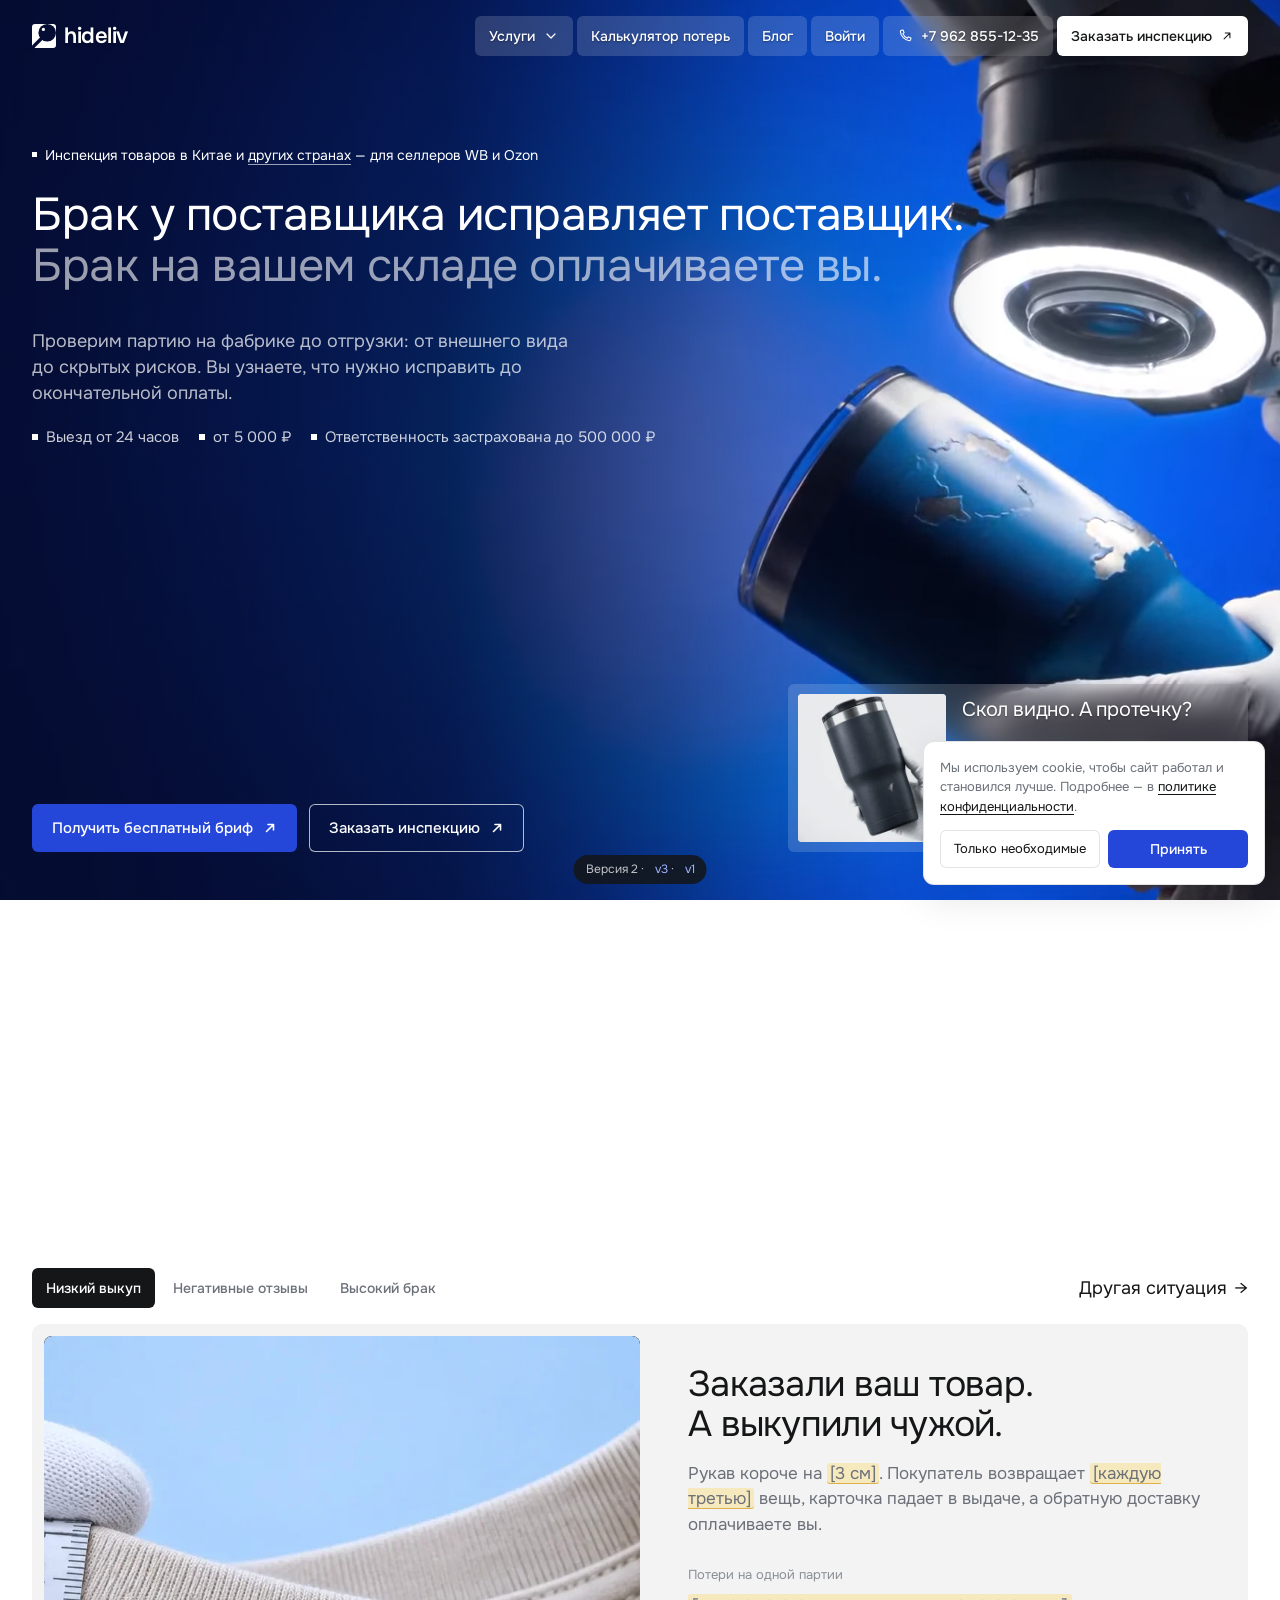
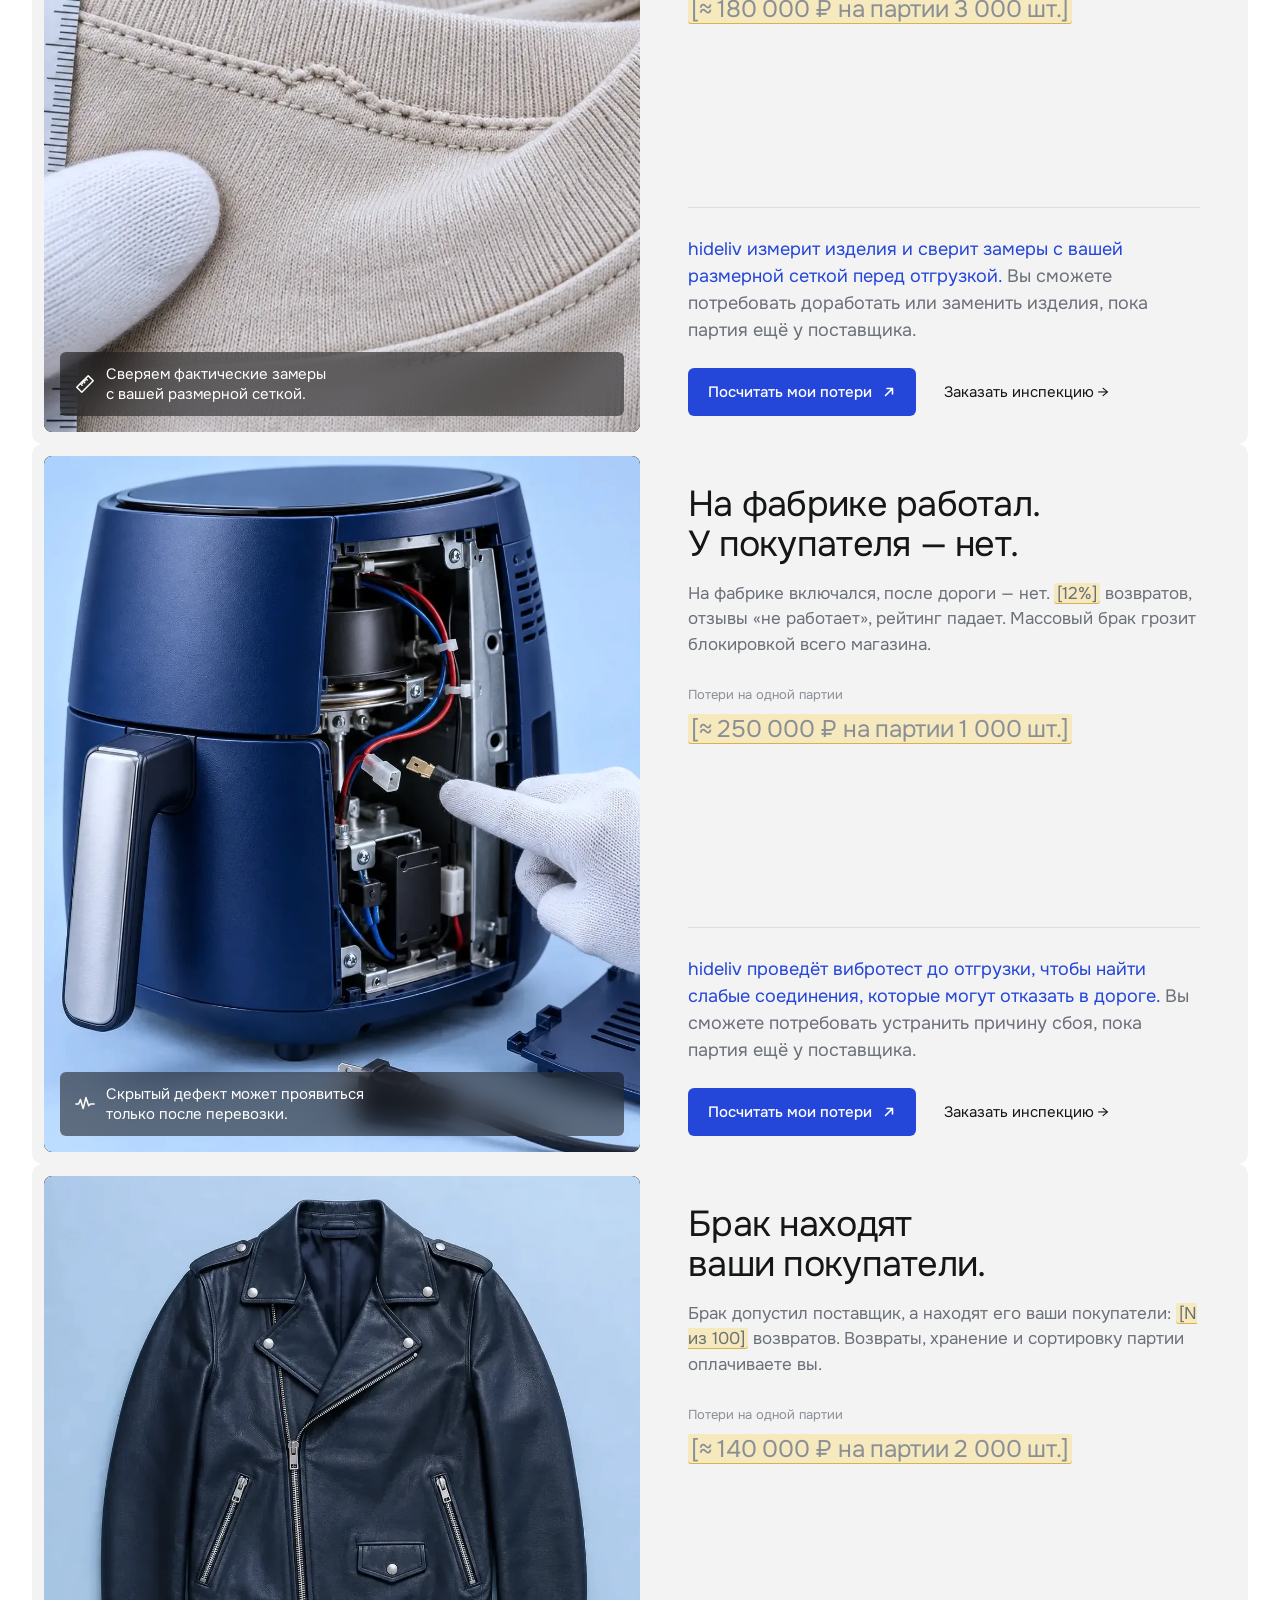
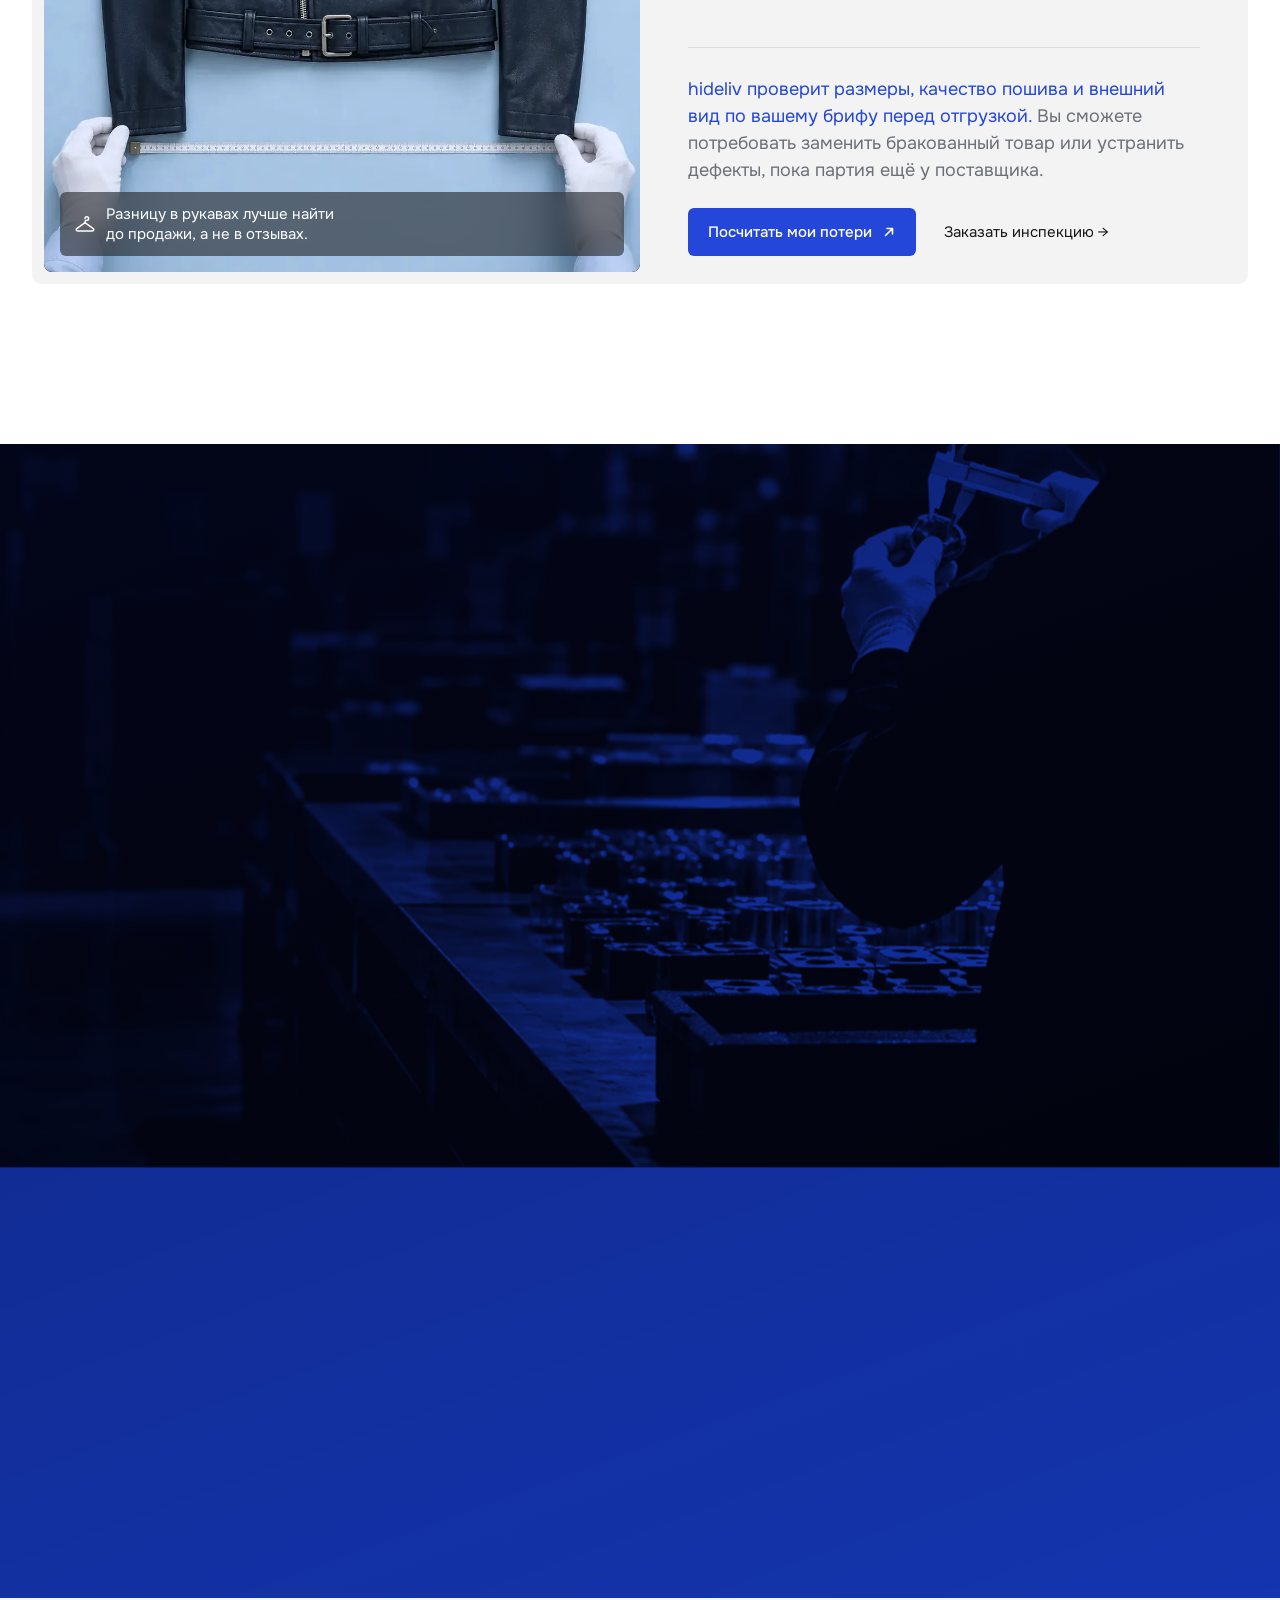
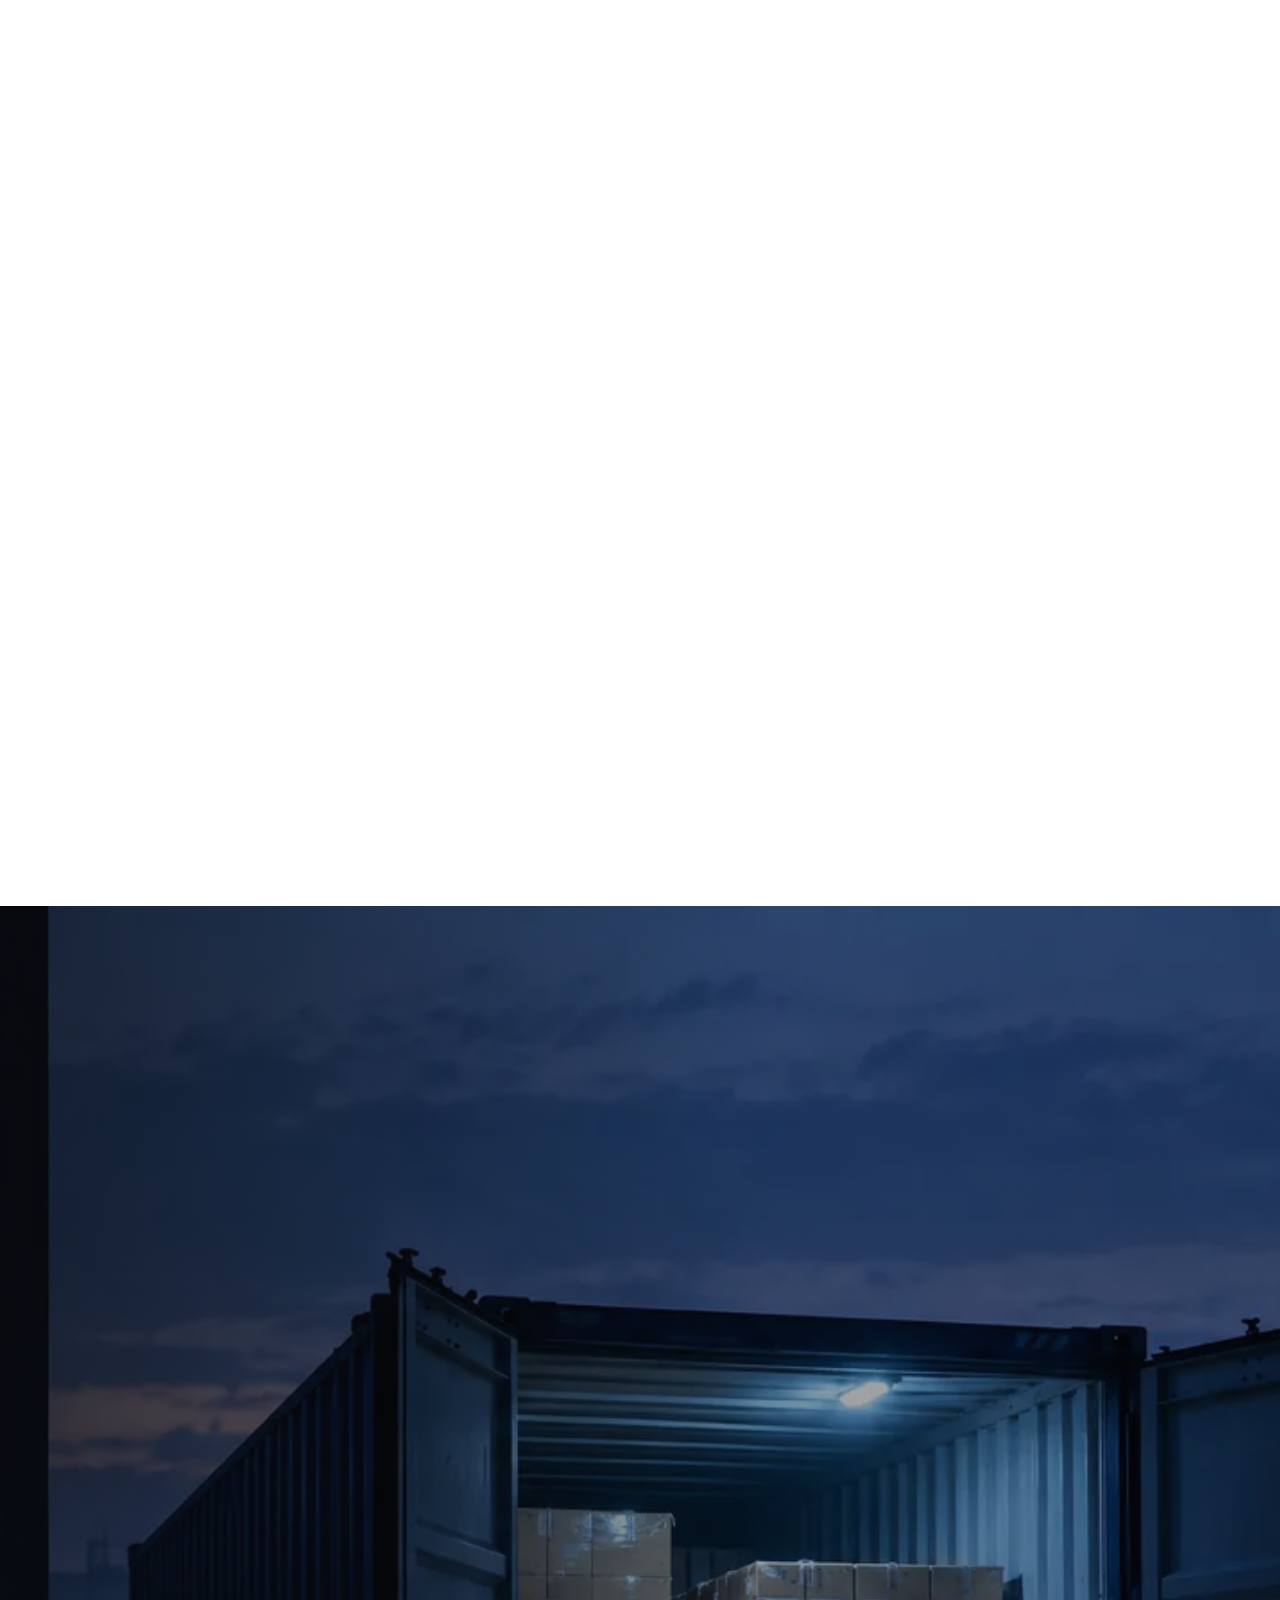
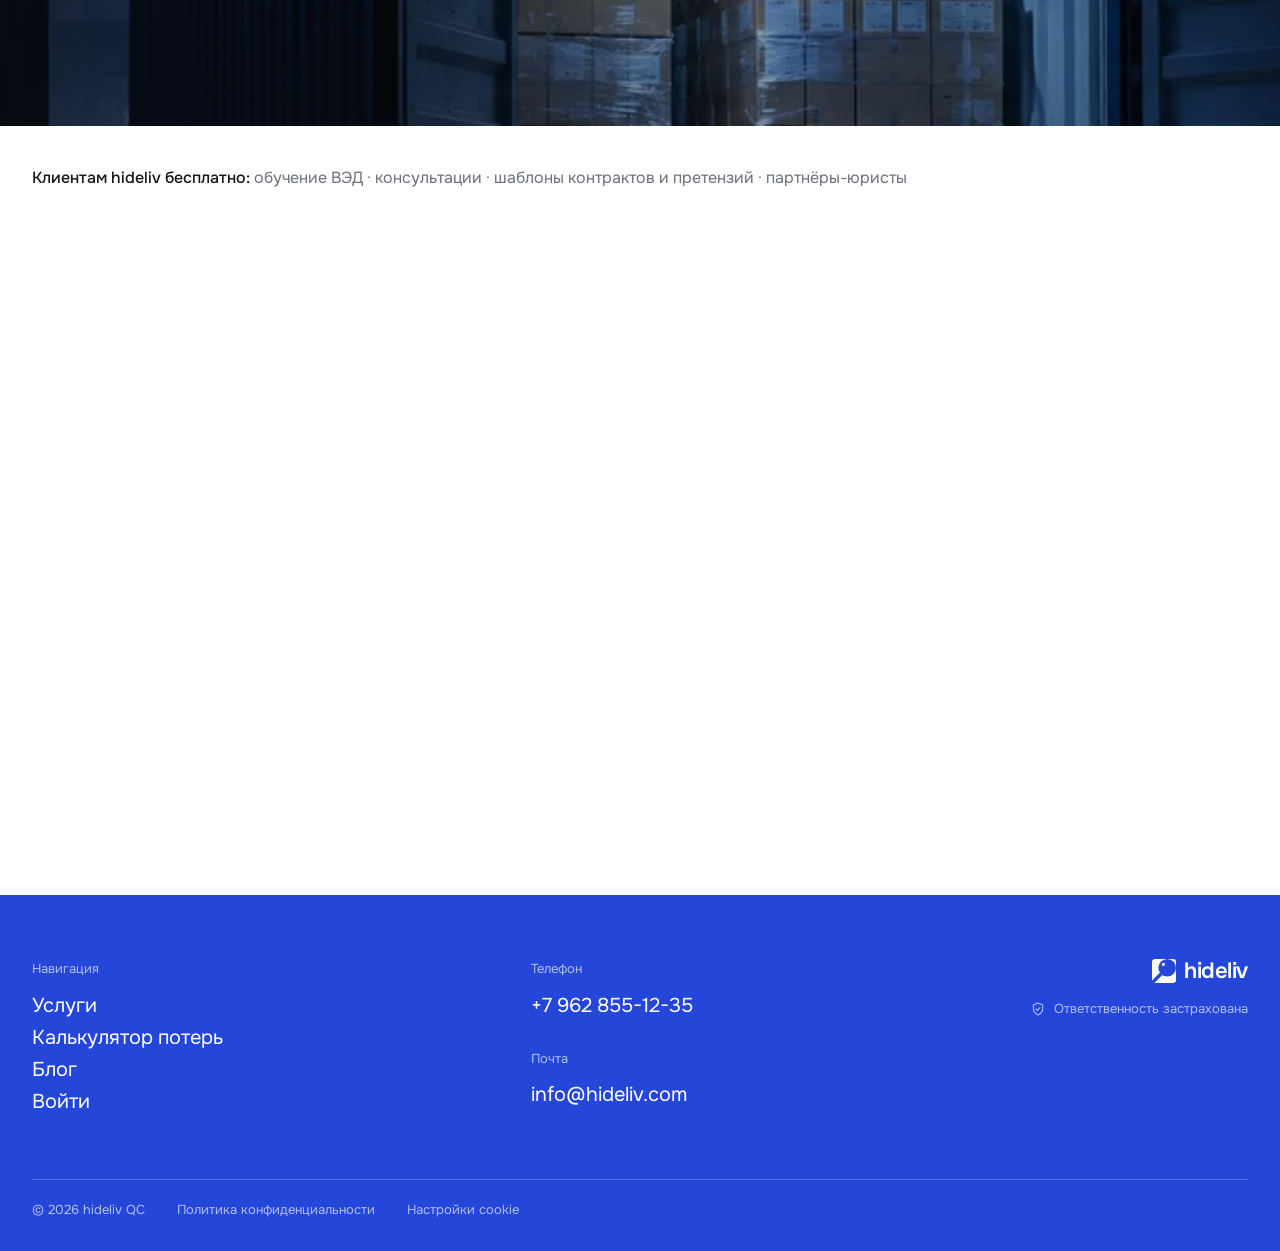
<file: v2.html>
<!doctype html>
<html lang="ru">
<head>
<meta charset="utf-8">
<meta name="viewport" content="width=device-width, initial-scale=1">
<title>Инспекция товаров в Китае для селлеров WB и Ozon — от 5 000 ₽ | hideliv</title>
<meta name="description" content="Инспекция товаров в Китае перед отгрузкой: проверка качества на фабрике, фото, замеры, тесты и отчёт. Выезд от 24 часов, от 5 000 ₽, ответственность застрахована.">
<link rel="canonical" href="https://hideliv.com/qc">
<meta property="og:url" content="https://hideliv.com/qc">
<meta property="og:type" content="website">
<meta property="og:locale" content="ru_RU">
<meta property="og:site_name" content="hideliv qc">
<meta property="og:title" content="Инспекция товаров в Китае для селлеров WB и Ozon — от 5 000 ₽ | hideliv">
<meta property="og:description" content="Инспекция товаров в Китае перед отгрузкой: проверка качества на фабрике, фото, замеры, тесты и отчёт. Выезд от 24 часов, от 5 000 ₽, ответственность застрахована.">
<meta property="og:image" content="https://hideliv.com/qc/assets/img/hero-blue.webp">
<meta property="og:image:width" content="1920">
<meta property="og:image:height" content="1080">
<meta property="og:image:alt" content="Руки в нитриловых перчатках осматривают термостакан под стереомикроскопом с кольцевой подсветкой">
<meta name="robots" content="noindex,nofollow">
<meta name="twitter:card" content="summary_large_image">
<meta name="theme-color" content="#FFFFFF">
<link rel="icon" href="assets/favicon.svg" type="image/svg+xml">
<link rel="preconnect" href="https://fonts.googleapis.com">
<link rel="preconnect" href="https://fonts.gstatic.com" crossorigin>
<link href="https://fonts.googleapis.com/css2?family=Onest:wght@400;500;600;700&display=swap" rel="stylesheet">
<link rel="stylesheet" href="assets/style.css?v=39">
<script type="application/ld+json">
{
 "@context": "https://schema.org",
 "@graph": [
  {
   "@type": "Organization",
   "@id": "https://hideliv.com/#organization",
   "name": "hideliv",
   "url": "https://hideliv.com",
   "logo": "https://hideliv.com/qc/assets/img/logo.png",
   "telephone": "+7 962 855-12-35",
   "email": "info@hideliv.com"
  },
  {
   "@type": "Service",
   "@id": "https://hideliv.com/qc#service",
   "name": "Инспекция товаров в Китае и других странах",
   "serviceType": "Инспекция и контроль качества товаров",
   "url": "https://hideliv.com/qc",
   "provider": {
    "@id": "https://hideliv.com/#organization"
   },
   "areaServed": [
    {
     "@type": "Country",
     "name": "Китай"
    },
    {
     "@type": "Country",
     "name": "Индия"
    },
    {
     "@type": "Country",
     "name": "Таиланд"
    },
    {
     "@type": "Country",
     "name": "Вьетнам"
    },
    {
     "@type": "Country",
     "name": "Турция"
    },
    {
     "@type": "Country",
     "name": "Пакистан"
    },
    {
     "@type": "Country",
     "name": "Бангладеш"
    },
    {
     "@type": "Country",
     "name": "Узбекистан"
    },
    {
     "@type": "Country",
     "name": "Киргизия"
    },
    {
     "@type": "Country",
     "name": "Казахстан"
    },
    {
     "@type": "Country",
     "name": "Россия"
    },
    {
     "@type": "Country",
     "name": "Беларусь"
    }
   ],
   "offers": {
    "@type": "Offer",
    "price": "5000",
    "priceCurrency": "RUB",
    "description": "Инспекция от 5 000 ₽",
    "priceSpecification": {
     "@type": "PriceSpecification",
     "minPrice": 5000,
     "priceCurrency": "RUB"
    }
   },
   "hasOfferCatalog": {
    "@type": "OfferCatalog",
    "name": "Проверки по ситуациям",
    "itemListElement": [
     {
      "@type": "Offer",
      "itemOffered": {
       "@type": "Service",
       "name": "Проверка размеров одежды"
      }
     },
     {
      "@type": "Offer",
      "itemOffered": {
       "@type": "Service",
       "name": "Вибротест электроники"
      }
     },
     {
      "@type": "Offer",
      "itemOffered": {
       "@type": "Service",
       "name": "Проверка качества пошива и внешнего вида"
      }
     }
    ]
   },
   "audience": {
    "@type": "BusinessAudience",
    "name": "Селлеры маркетплейсов Wildberries и Ozon"
   }
  },
  {
   "@type": "FAQPage",
   "@id": "https://hideliv.com/qc#faq",
   "mainEntity": [
    {
     "@type": "Question",
     "name": "Сколько длится проверка и когда придёт отчёт?",
     "acceptedAnswer": {
      "@type": "Answer",
      "text": "Длительность зависит от объёма выборки и тестов — мы считаем её в инспекторо-днях и называем заранее, вместе с датой готовности отчёта. Отчёт приходит в личный кабинет."
     }
    },
    {
     "@type": "Question",
     "name": "В каких странах вы проверяете и как быстро выезжаете?",
     "acceptedAnswer": {
      "@type": "Answer",
      "text": "Китай, Индия, Таиланд и Вьетнам — выезд от 24 часов после заявки. Турция, Пакистан, Бангладеш, Узбекистан, Киргизия, Казахстан, Россия и Беларусь — от 72 часов. Более ранний выезд — по согласованию, другие страны — по запросу."
     }
    },
    {
     "@type": "Question",
     "name": "Кто проверяет товар и по каким стандартам?",
     "acceptedAnswer": {
      "@type": "Answer",
      "text": "Инспектор hideliv с опытом в вашей категории товара. Выборку считаем по ISO 2859-1 или ANSI/ASQ Z1.4 с согласованными уровнями AQL, а проверки берём из брифа, который составляем вместе с вами."
     }
    },
    {
     "@type": "Question",
     "name": "Нужно ли мне присутствовать на проверке?",
     "acceptedAnswer": {
      "@type": "Answer",
      "text": "Нет. Инспектор работает на фабрике от вашего имени, а вы получаете фото, замеры, результаты тестов и заключение в личном кабинете."
     }
    },
    {
     "@type": "Question",
     "name": "Что будет, если инспектор ошибётся?",
     "acceptedAnswer": {
      "@type": "Answer",
      "text": "Наша ответственность застрахована. Если инспектор пропустит пункт брифа и вы понесёте расходы, компенсируем подтверждённые убытки до 500 000 ₽. Условия — в договоре."
     }
    },
    {
     "@type": "Question",
     "name": "Что делать, если брак найден?",
     "acceptedAnswer": {
      "@type": "Answer",
      "text": "Сформировать претензию поставщику прямо из отчёта в личном кабинете и потребовать исправления до оплаты остатка. Если поставщик не идёт навстречу, порекомендуем представителя на фабрике или юриста."
     }
    },
    {
     "@type": "Question",
     "name": "Можно посмотреть пример отчёта?",
     "acceptedAnswer": {
      "@type": "Answer",
      "text": "Да, пример отчёта об инспекции есть на странице: заключение на первой странице, фото, замеры и результаты тестов."
     }
    }
   ]
  },
  {
   "@type": "BreadcrumbList",
   "itemListElement": [
    {
     "@type": "ListItem",
     "position": 1,
     "name": "Главная",
     "item": "https://hideliv.com/"
    },
    {
     "@type": "ListItem",
     "position": 2,
     "name": "Контроль качества",
     "item": "https://hideliv.com/qc"
    }
   ]
  }
 ]
}
</script>
<style>
.v2-bar{position:fixed;left:50%;bottom:16px;transform:translateX(-50%);z-index:80;padding:6px 12px;border-radius:999px;background:rgba(21,22,23,.85);color:rgba(255,255,255,.75);font-size:12px;line-height:1.4;white-space:nowrap}
@media (max-width:760px){.v2-bar{display:none}}
.v2-bar a{color:#9DB2FF;text-decoration:none;margin-left:8px;white-space:nowrap}
.ph{font-size:inherit!important;line-height:inherit;background:rgba(255,196,0,.22);box-shadow:inset 0 -1px 0 rgba(200,140,0,.6);border-radius:3px;padding:0 3px;color:inherit}
.hero-facts{display:flex;flex-wrap:wrap;gap:8px 20px;margin-top:20px;font-size:15px;color:rgba(255,255,255,.8)}
.hero-facts li{display:flex;align-items:center;gap:8px}
.hero-facts li::before{content:"";width:6px;height:6px;background:#fff}
.case-loss{display:flex;flex-direction:column;gap:6px;margin-bottom:8px}
.case-loss span{font-size:13px;color:#8A8F96}
.case-loss b{font-size:24px;font-weight:400;letter-spacing:-.01em;color:#C8322B}
.roi{margin:8px 0 4px;padding:12px 14px;border-radius:8px;background:#EEF2FF;font-size:16px;color:#151617}
.roi b{color:#2446D9;font-weight:600}
.report{display:grid;grid-template-columns:minmax(0,7fr) minmax(0,5fr);gap:48px;align-items:center;margin-top:16px;padding:12px;border-radius:10px;background:#fff}
.report-media{position:relative;aspect-ratio:4/3;border-radius:8px;overflow:hidden;background:#111}
.report-media img{width:100%;height:100%;object-fit:cover}
.report-media figcaption{position:absolute;left:12px;bottom:12px;padding:6px 10px;border-radius:6px;background:rgba(255,255,255,.92);font-size:13px;color:#151617}
.report-text{padding:24px 24px 24px 0}
.report-text h2{font-size:32px;line-height:1.1;font-weight:400;letter-spacing:-.02em;margin-bottom:20px}
.report-list{display:flex;flex-direction:column;gap:12px;margin-bottom:16px}
.report-list li{position:relative;padding-left:22px;font-size:16px;line-height:1.45}
.report-list li::before{content:"";position:absolute;left:0;top:8px;width:8px;height:8px;background:#2446D9}
.report-note{font-size:13px;color:#6B7079;margin-bottom:24px}
.trust-stats{display:grid;grid-template-columns:repeat(4,minmax(0,1fr));gap:24px;padding:28px 0;border-top:1px solid var(--line);border-bottom:1px solid var(--line);margin-bottom:32px}
.trust-stats div{display:flex;flex-direction:column;gap:6px}
.trust-stats b{font-size:44px;line-height:1;font-weight:400;letter-spacing:-.03em}
.trust-stats span{font-size:14px;color:#6B7079}
.trust-cases{display:grid;grid-template-columns:repeat(3,minmax(0,1fr));gap:16px}
.tcase{display:flex;flex-direction:column;gap:16px;padding:8px;border-radius:10px;background:#F3F4F6}
.tcase img{width:100%;aspect-ratio:16/10;object-fit:cover;border-radius:6px}
.tcase>div{padding:4px 12px 12px}
.tcase-prod{font-size:18px;margin-bottom:14px}
.tcase dl{display:flex;flex-direction:column;gap:10px}
.tcase dt{font-size:12px;color:#8A8F96;margin-bottom:2px}
.tcase dd{margin:0;font-size:15px;line-height:1.4}
.tcase dd.save{font-size:20px;color:#2446D9}
.ved-line{position:relative;z-index:1;padding:40px 0;background:#fff}
.start-wrap #screen-blog{position:relative;z-index:1;background:#fff;padding-top:64px;padding-bottom:96px}
.ved-line p{font-size:16px;color:#6B7079}
.ved-line strong{color:#151617;font-weight:500}
@media (max-width:960px){
  .report{grid-template-columns:1fr;gap:16px}
  .report-text{padding:4px 8px 12px}
  .report-text h2{font-size:24px}
  .trust-stats{grid-template-columns:repeat(2,minmax(0,1fr));gap:20px 16px}
  .trust-stats b{font-size:32px}
  .trust-cases{grid-template-columns:1fr}
  .tcase{flex-direction:row;align-items:flex-start}
  .tcase img{width:96px;aspect-ratio:1/1;flex:none}
  .tcase>div{padding:4px 4px 4px 0}
  .tcase-prod{font-size:16px;margin-bottom:10px}
  .hero-facts{font-size:13px;gap:6px 14px}
  .case-loss b{font-size:20px}
}
</style>
</head>
<body data-hero="blue">
<a class="skip" href="#main">К содержанию</a>

<svg width="0" height="0" style="position:absolute" aria-hidden="true">
  <symbol id="i-arrow" viewBox="0 0 24 24"><path d="M7 17 17 7M9 7h8v8" fill="none" stroke="currentColor" stroke-width="1.8" stroke-linecap="round" stroke-linejoin="round"/></symbol>
  <symbol id="i-right" viewBox="0 0 24 24"><path d="M4 12h15m-5-5 5 5-5 5" fill="none" stroke="currentColor" stroke-width="1.8" stroke-linecap="round" stroke-linejoin="round"/></symbol>
  <symbol id="i-chev" viewBox="0 0 24 24"><path d="m6 9 6 6 6-6" fill="none" stroke="currentColor" stroke-width="1.8" stroke-linecap="round" stroke-linejoin="round"/></symbol>
  <symbol id="i-prev" viewBox="0 0 24 24"><path d="m15 6-6 6 6 6" fill="none" stroke="currentColor" stroke-width="1.8" stroke-linecap="round" stroke-linejoin="round"/></symbol>
  <symbol id="i-next" viewBox="0 0 24 24"><path d="m9 6 6 6-6 6" fill="none" stroke="currentColor" stroke-width="1.8" stroke-linecap="round" stroke-linejoin="round"/></symbol>
  <symbol id="i-plus" viewBox="0 0 24 24"><path d="M12 5v14M5 12h14" fill="none" stroke="currentColor" stroke-width="1.8" stroke-linecap="round"/></symbol>
  <symbol id="i-close" viewBox="0 0 24 24"><path d="M6 6l12 12M18 6 6 18" fill="none" stroke="currentColor" stroke-width="1.8" stroke-linecap="round"/></symbol>
  <symbol id="i-down" viewBox="0 0 24 24"><path d="M12 4v11m-5-5 5 5 5-5M5 20h14" fill="none" stroke="currentColor" stroke-width="1.8" stroke-linecap="round" stroke-linejoin="round"/></symbol>
  <symbol id="i-shield" viewBox="0 0 24 24"><path d="M12 3 5 6v5c0 4.5 3 8.3 7 10 4-1.7 7-5.5 7-10V6l-7-3Z" fill="none" stroke="currentColor" stroke-width="1.6" stroke-linejoin="round"/><path d="m9 12 2 2 4-4" fill="none" stroke="currentColor" stroke-width="1.6" stroke-linecap="round" stroke-linejoin="round"/></symbol>
  <symbol id="i-info" viewBox="0 0 24 24"><circle cx="12" cy="12" r="9" fill="none" stroke="currentColor" stroke-width="1.6"/><path d="M12 11v5M12 8h.01" fill="none" stroke="currentColor" stroke-width="1.8" stroke-linecap="round"/></symbol>
  <symbol id="i-check" viewBox="0 0 24 24"><path d="m5 12.5 4.5 4.5L19 7.5" fill="none" stroke="currentColor" stroke-width="2" stroke-linecap="round" stroke-linejoin="round"/></symbol>
  <symbol id="i-phone" viewBox="0 0 24 24"><path d="M6.6 3.5 9 3l1.7 4-1.9 1.4a12 12 0 0 0 6.8 6.8L17 13.3l4 1.7-.5 2.4a2 2 0 0 1-2 1.6A15.5 15.5 0 0 1 5 5.5a2 2 0 0 1 1.6-2Z" fill="none" stroke="currentColor" stroke-width="1.6" stroke-linejoin="round"/></symbol>
  <symbol id="i-menu" viewBox="0 0 24 24"><path d="M4 8h16M4 16h16" fill="none" stroke="currentColor" stroke-width="1.8" stroke-linecap="round"/></symbol>
</svg>

<div class="v2-bar">Версия 2 · <a href="./v3.html">v3</a> · <a href="./">v1</a></div>
<header class="header" id="top">
  <div class="header-row">
    <div class="seg-brand">
      <a class="logo" href="#main" aria-label="hideliv QC, в начало"><svg class="logo-mark" viewBox="0 0 24 24" aria-hidden="true"><defs><mask id="lm1" maskUnits="userSpaceOnUse" x="0" y="0" width="24" height="24"><rect width="24" height="24" fill="#fff"/><circle cx="15.2" cy="8.8" r="8.8" fill="#000"/><path d="M16.4 10 14 7.6 -2.2 23.8 .2 26.2Z" fill="#000"/><circle cx="11.4" cy="5.4" r="1.6" fill="#fff"/></mask></defs><rect width="24" height="24" rx="3" fill="currentColor" mask="url(#lm1)"/></svg><span class="logo-word">hideliv</span></a>
    </div>

    <nav class="nav" aria-label="Главная навигация" id="site-navigation">
      <div class="nav-services">
        <button class="seg seg-ghost services-trigger" id="services-trigger" aria-expanded="false" aria-controls="services-panel">Услуги <svg class="ico chev"><use href="#i-chev"/></svg></button>
        <div class="services-panel" id="services-panel" hidden><a class="svc" href="#"><span class="svc-name">Проверка поставщика онлайн</span><i aria-hidden="true"></i></a><a class="svc" href="#"><span class="svc-name">Выездная проверка поставщика</span><i aria-hidden="true"></i></a><a class="svc" href="#"><span class="svc-name">Тестирование образцов на нашем складе</span><i aria-hidden="true"></i></a><a class="svc" href="#"><span class="svc-name">Инспекция во время производства</span><i aria-hidden="true"></i></a><a class="svc" href="#"><span class="svc-name">Контроль производства</span><i aria-hidden="true"></i></a><a class="svc" href="#"><span class="svc-name">Инспекция готового товара<small>Чаще всего заказывают</small></span><i aria-hidden="true"></i></a><a class="svc" href="#"><span class="svc-name">Контроль погрузки</span><i aria-hidden="true"></i></a></div>
      </div>
      <a class="seg seg-ghost" href="#screen-03">Калькулятор потерь</a>
      <a class="seg seg-ghost" href="https://hideliv.com/blog">Блог</a>
      <a class="seg seg-ghost" href="https://app.hideliv.com/login" data-open-dialog="account">Войти</a>
    </nav>

    <a class="seg seg-ghost seg-phone" href="tel:+79628551235"><svg class="ico"><use href="#i-phone"/></svg>+7 962 855-12-35</a>
    <button class="seg seg-dark header-cta" data-lead="inspection">Заказать инспекцию <svg class="ico"><use href="#i-arrow"/></svg></button>
    <button class="seg seg-ghost burger" aria-label="Открыть меню" aria-expanded="false" aria-controls="mobile-menu"><svg class="ico"><use href="#i-menu"/></svg></button>
  </div>

  <div class="mobile-menu" id="mobile-menu" hidden>
    <div class="container">
      <details class="m-services">
        <summary>Услуги <svg class="ico chev"><use href="#i-chev"/></svg></summary>
        <div class="m-svc"><a class="svc" href="#"><span class="svc-name">Проверка поставщика онлайн</span><i aria-hidden="true"></i></a><a class="svc" href="#"><span class="svc-name">Выездная проверка поставщика</span><i aria-hidden="true"></i></a><a class="svc" href="#"><span class="svc-name">Тестирование образцов на нашем складе</span><i aria-hidden="true"></i></a><a class="svc" href="#"><span class="svc-name">Инспекция во время производства</span><i aria-hidden="true"></i></a><a class="svc" href="#"><span class="svc-name">Контроль производства</span><i aria-hidden="true"></i></a><a class="svc" href="#"><span class="svc-name">Инспекция готового товара<small>Чаще всего заказывают</small></span><i aria-hidden="true"></i></a><a class="svc" href="#"><span class="svc-name">Контроль погрузки</span><i aria-hidden="true"></i></a></div>
      </details>
      <a class="m-link" href="#screen-03">Калькулятор потерь</a>
      <a class="m-link" href="https://hideliv.com/blog">Блог</a>
      <a class="m-link" href="https://app.hideliv.com/login" data-open-dialog="account">Войти</a>
      <button class="btn btn-blue btn-block" data-lead="inspection">Заказать инспекцию</button>
    </div>
  </div>
</header>

<main id="main">

<!-- 01 -->
<section class="hero" id="screen-01" data-header="dark" aria-labelledby="page-title">
  <div class="hero-bg" aria-hidden="true">
    <div class="hero-shade"></div>
    <img class="hero-still is-active" src="assets/img/hero-blue.webp" alt="Руки в нитриловых перчатках осматривают термостакан под стереомикроскопом с кольцевой подсветкой" width="1920" height="1080" fetchpriority="high">
    <video class="hero-video" muted loop playsinline preload="none" poster="assets/video/hero-blue-poster.jpg" aria-label="Руки в перчатках поворачивают термостакан под кольцевой подсветкой микроскопа" data-theme="blue">
      <source data-src="assets/video/hero-blue.webm" type="video/webm">
      <source data-src="assets/video/hero-blue.mp4" type="video/mp4">
    </video>
    <video class="hero-video" muted loop playsinline preload="none" poster="assets/video/hero-woman-poster.jpg" aria-label="Инспектор осматривает стальной термостакан под лампой-лупой" data-theme="blue">
      <source data-src="assets/video/hero-woman.webm" type="video/webm">
      <source data-src="assets/video/hero-woman.mp4" type="video/mp4">
    </video>
  </div>
  <div class="container hero-inner">
    <div class="hero-text">
      <h1 class="tag tag-invert" id="page-title" data-reveal><i></i><span>Инспекция товаров в Китае и <button class="link-dotted" data-open-dialog="countries">других странах</button> — для селлеров WB и Ozon</span></h1>
      <p class="hero-title" id="hero-title" role="presentation" data-reveal style="--d:.06s">Брак у поставщика исправляет поставщик.<br><span class="hero-accent">Брак на вашем складе оплачиваете вы.</span></p>
      <p class="lead" data-reveal style="--d:.12s">Проверим партию на фабрике до отгрузки: от внешнего вида до скрытых рисков. Вы узнаете, что нужно исправить до окончательной оплаты.</p>
      <ul class="hero-facts" data-reveal style="--d:.15s"><li>Выезд от 24 часов</li><li>от 5 000 ₽</li><li>Ответственность застрахована до 500 000 ₽</li></ul>

    </div>
    <div class="hero-bottom">
      <div class="actions hero-actions" data-reveal style="--d:.18s">
        <button class="btn btn-blue" data-lead="inspection">Получить бесплатный бриф</button>
        <button class="btn btn-glass" data-lead="inspection">Заказать инспекцию</button>
      </div>
    <div class="hero-slider" role="region" aria-roledescription="карусель" aria-label="Примеры проверок" data-reveal style="--d:.3s">
      <div class="hs-media">
        <img class="hs-img is-active" src="assets/img/slide-chip.webp" alt="Скол покрытия на термостакане при инспекции партии" width="300" height="300">
        <img class="hs-img" src="assets/img/slide-apparel.webp" alt="Замер ткани сантиметровой лентой при инспекции одежды" width="300" height="300" loading="lazy">
        <img class="hs-img" src="assets/img/slide-airfryer.webp" alt="Проверка аэрогриля перед отгрузкой: скрытый дефект соединения" width="300" height="300" loading="lazy">
        <img class="hs-img" src="assets/img/slide-jacket.webp" alt="Проверка куртки по размерной сетке перед отгрузкой" width="300" height="300" loading="lazy">
      </div>
      <div class="hs-body" aria-live="polite">
        <div class="hs-slide is-active"><p class="hs-title">Скол видно. А протечку?</p><a class="hs-link" href="#screen-04" data-open-dialog="brief-dialog">Что добавим в бриф термостакана ▸</a></div>
        <div class="hs-slide" hidden><p class="hs-title">Заказали ваш товар.<br>А выкупили чужой.</p><a class="hs-link" href="#screen-02" data-goto-case="0" aria-label="Подробнее о ситуации «Низкий выкуп»">Подробнее ▸</a></div>
        <div class="hs-slide" hidden><p class="hs-title">На фабрике работал.<br>У покупателя — нет.</p><a class="hs-link" href="#screen-02" data-goto-case="1" aria-label="Подробнее о ситуации «Негативные отзывы»">Подробнее ▸</a></div>
        <div class="hs-slide" hidden><p class="hs-title">Брак находят<br>ваши покупатели.</p><a class="hs-link" href="#screen-02" data-goto-case="2" aria-label="Подробнее о ситуации «Высокий брак»">Подробнее ▸</a></div>
        <button class="hs-count" type="button" aria-label="Следующий пример"><span data-hs-cur>01</span>/04</button>
        <span class="hs-progress" aria-hidden="true"><i></i></span>
      </div>
    </div>
    </div>
  </div>
</section>

<section class="facts" aria-label="Коротко о hideliv qc" hidden>
  <div class="container">
    <div class="facts-grid" data-reveal>
      <div class="fact"><p class="fact-num"><span data-count="24">24</span><span class="rub"> ч</span></p><p class="fact-cap">Выезд: Китай, Индия, Таиланд и Вьетнам</p></div>
      <div class="fact"><p class="fact-num"><span data-count="72">72</span><span class="rub"> ч</span></p><p class="fact-cap">Выезд: Турция, Пакистан, Бангладеш, Узбекистан, Киргизия, Казахстан, Россия и Беларусь</p></div>
      <div class="fact"><p class="fact-num"><span data-count="500000">500 000</span><span class="rub"> ₽</span></p><p class="fact-cap">Ответственность застрахована</p></div>
      <div class="fact"><p class="fact-num"><span class="rub">от </span><span data-count="5000">5 000</span><span class="rub"> ₽</span></p><p class="fact-cap">Стоимость инспекции</p></div>
    </div>
  </div>
</section>

<!-- 02 -->
<section class="section" id="screen-02" aria-labelledby="stories-title">
  <div class="container">
    <div class="head">
      <div>
        <p class="tag" data-reveal><i></i>02 / Риски закупки в Китае</p>
        <h2 id="stories-title" data-reveal style="--d:.06s">Узнаёте ситуацию?</h2>
      </div>
      <p class="sr">Зачем нужна проверка товара перед отгрузкой. Любое расхождение с описанием оборачивается отказом, возвратом или плохим отзывом.</p>
    </div>

    <div class="cases-wrap">
    <div class="cases-nav">
      <div class="cases-tabs" role="tablist" aria-label="Выберите свою ситуацию">
        <button class="seg case-tab is-active" type="button" role="tab" id="case-tab-1" data-go="0" aria-controls="case-panel-1" aria-selected="true">Низкий выкуп</button>
        <button class="seg case-tab" type="button" role="tab" id="case-tab-2" data-go="1" aria-controls="case-panel-2" aria-selected="false">Негативные отзывы</button>
        <button class="seg case-tab" type="button" role="tab" id="case-tab-0" data-go="2" aria-controls="case-panel-0" aria-selected="false">Высокий брак</button>
      </div>
      <button class="cases-next" type="button">Другая ситуация <span class="arr" aria-hidden="true">→</span></button>
    </div>

    <div class="cases-stack">
      <article class="case-sheet is-active" id="case-panel-1" data-case="1" data-slug="low-buyout" role="tabpanel" aria-labelledby="case-h-1">
        <div class="case-panel">
          <div class="case-text">
            <h3 id="case-h-1">Заказали ваш товар.<br>А выкупили чужой.</h3>
            <p class="case-story">Рукав короче на <span class="ph">[3 см]</span>. Покупатель возвращает <span class="ph">[каждую третью]</span> вещь, карточка падает в выдаче, а обратную доставку оплачиваете вы.</p>
            <p class="case-loss"><span>Потери на одной партии</span><b><span class="ph">[≈ 180 000 ₽ на партии 3 000 шт.]</span></b></p>
            <p class="case-sol"><span class="accent">hideliv измерит изделия и сверит замеры с вашей размерной сеткой перед отгрузкой.</span> Вы сможете потребовать доработать или заменить изделия, пока партия ещё у поставщика.</p>
            <div class="case-actions">
              <a class="btn btn-blue btn-lg" href="#screen-03" data-calc-link data-defect="10">Посчитать мои потери</a>
              <a class="case-cta-text case-cta" href="#screen-08" data-case-cta="low-buyout" data-case-name="Низкий выкуп" aria-label="Заказать проверку размеров перед отгрузкой">Заказать инспекцию →</a>
            </div>
          </div>
          <figure class="case-media">
            <img src="assets/img/apparel-c.webp" alt="Проверка размеров одежды перед отгрузкой: инспектор сверяет замеры с размерной сеткой" width="1536" height="1024" loading="lazy">
            <figcaption><span class="cap-ico" aria-hidden="true"><svg viewBox="0 0 24 24"><path d="M3 15.5 15.5 3l5.5 5.5L8.5 21Z"/><path d="M7 11.5l1.8 1.8M9.8 8.7l1.8 1.8M12.6 5.9l1.8 1.8M8.4 10.1l1 1M11.2 7.3l1 1"/></svg></span><span>Сверяем фактические замеры<br>с вашей размерной сеткой.</span></figcaption>
          </figure>
        </div>
      </article>
      <article class="case-sheet" id="case-panel-2" data-case="2" data-slug="reviews" role="tabpanel" aria-labelledby="case-h-2">
        <div class="case-panel">
          <div class="case-text">
            <h3 id="case-h-2">На фабрике работал.<br>У покупателя — нет.</h3>
            <p class="case-story">На фабрике включался, после дороги — нет. <span class="ph">[12%]</span> возвратов, отзывы «не работает», рейтинг падает. Массовый брак грозит блокировкой всего магазина.</p>
            <p class="case-loss"><span>Потери на одной партии</span><b><span class="ph">[≈ 250 000 ₽ на партии 1 000 шт.]</span></b></p>
            <p class="case-sol"><span class="accent">hideliv проведёт вибротест до отгрузки, чтобы найти слабые соединения, которые могут отказать в дороге.</span> Вы сможете потребовать устранить причину сбоя, пока партия ещё у поставщика.</p>
            <div class="case-actions">
              <a class="btn btn-blue btn-lg" href="#screen-03" data-calc-link data-defect="5">Посчитать мои потери</a>
              <a class="case-cta-text case-cta" href="#screen-08" data-case-cta="reviews" data-case-name="Негативные отзывы" aria-label="Заказать вибротест до отгрузки">Заказать инспекцию →</a>
            </div>
          </div>
          <figure class="case-media">
            <img src="assets/img/airfryer-c.webp" alt="Вибротест электроники на фабрике в Китае: инспектор находит отсоединённую клемму в аэрогриле" width="1122" height="1402" loading="lazy">
            <figcaption><span class="cap-ico" aria-hidden="true"><svg viewBox="0 0 24 24"><path d="M2 12h3l2-5 3 10 3-12 3 9 2-2h4"/></svg></span><span>Скрытый дефект может проявиться<br>только после перевозки.</span></figcaption>
          </figure>
        </div>
      </article>
      <article class="case-sheet" id="case-panel-0" data-case="0" data-slug="defect" role="tabpanel" aria-labelledby="case-h-0">
        <div class="case-panel">
          <div class="case-text">
            <h3 id="case-h-0">Брак находят<br>ваши покупатели.</h3>
            <p class="case-story">Брак допустил поставщик, а находят его ваши покупатели: <span class="ph">[N из 100]</span> возвратов. Возвраты, хранение и сортировку партии оплачиваете вы.</p>
            <p class="case-loss"><span>Потери на одной партии</span><b><span class="ph">[≈ 140 000 ₽ на партии 2 000 шт.]</span></b></p>
            <p class="case-sol"><span class="accent">hideliv проверит размеры, качество пошива и внешний вид по вашему брифу перед отгрузкой.</span> Вы сможете потребовать заменить бракованный товар или устранить дефекты, пока партия ещё у поставщика.</p>
            <div class="case-actions">
              <a class="btn btn-blue btn-lg" href="#screen-03" data-calc-link data-defect="8">Посчитать мои потери</a>
              <a class="case-cta-text case-cta" href="#screen-08" data-case-cta="defect" data-case-name="Высокий брак" aria-label="Заказать инспекцию партии на брак">Заказать инспекцию →</a>
            </div>
          </div>
          <figure class="case-media">
            <img src="assets/img/jacket-c.webp" alt="Инспекция одежды из Китая: проверка длины рукавов и качества пошива кожаной куртки" width="1122" height="1402" loading="lazy">
            <figcaption><span class="cap-ico" aria-hidden="true"><svg viewBox="0 0 24 24"><path d="M12 6a2 2 0 1 1 2 2c-1 0-2 .8-2 2v.5"/><path d="M12 10.5 3 17a1.5 1.5 0 0 0 .9 2.7h16.2A1.5 1.5 0 0 0 21 17Z"/></svg></span><span>Разницу в рукавах лучше найти<br>до продажи, а не в отзывах.</span></figcaption>
          </figure>
        </div>
      </article>
    </div>
    </div>
  </div>
</section>

<!-- 03 -->
<section class="calc-sec" id="screen-03" data-header="blue" aria-labelledby="loss-title">
  <div class="calc-bg" aria-hidden="true"><img src="assets/img/qc-inspector-dark.webp" alt="" width="1920" height="1086" loading="lazy"></div>
  <div class="container">
    <div class="island">
      <div class="head head-invert">
        <div>
          <p class="tag" data-reveal><i></i>03 / Калькулятор потерь от брака</p>
          <h2 id="loss-title" data-reveal style="--d:.06s">Брак стоит больше,<br>чем сам товар.</h2>
        </div>
        <div class="head-side" data-reveal style="--d:.12s"><p>Укажите параметры партии и оцените, во сколько обойдётся брак.</p></div>
      </div>

      <div class="calc" id="calc">
        <form class="card calc-inputs" novalidate onsubmit="return false" data-reveal style="--d:.08s">
          <div class="field">
            <div class="field-top"><label for="cv-batch">Партия</label></div>
            <div class="input-unit"><input id="cv-batch" name="batch" inputmode="numeric" value="3000" autocomplete="off" aria-describedby="cv-error-batch"><span>шт.</span></div>
            <input class="range" type="range" min="1" max="20000" step="1" value="3000" data-range="batch" aria-label="Партия — ползунок">
            <p class="error" id="cv-error-batch"></p>
          </div>
          <div class="field">
            <div class="field-top"><label for="cv-price">Закупочная цена за штуку</label></div>
            <div class="input-unit"><input id="cv-price" name="price" inputmode="decimal" value="400" autocomplete="off" aria-describedby="cv-error-price"><span>₽</span></div>
            <input class="range" type="range" min="0" max="5000" step="1" value="400" data-range="price" aria-label="Закупочная цена за штуку — ползунок">
            <p class="error" id="cv-error-price"></p>
          </div>
          <div class="field">
            <div class="field-top"><label for="cv-defect">Доля брака</label><span class="muted" data-count>150 шт.</span></div>
            <div class="input-unit"><input id="cv-defect" name="defect" inputmode="decimal" value="5" autocomplete="off" aria-describedby="cv-error-defect"><span>%</span></div>
            <input class="range" type="range" min="0" max="100" step="0.1" value="5" data-range="defect" aria-label="Доля брака — ползунок">
            <p class="error" id="cv-error-defect"></p>
          </div>

          <button class="disclosure" type="button" aria-expanded="false" aria-controls="cv-extras">Изменить параметры расчёта <svg class="ico chev"><use href="#i-chev"/></svg></button>
          <div class="extras" id="cv-extras" hidden>
            <label class="check"><input type="checkbox" data-compensation><span class="box"><svg class="ico"><use href="#i-check"/></svg></span><span>Поставщик полностью компенсирует стоимость бракованного товара</span></label>
            <div class="extras-grid">
              <div class="field">
                <label for="cv-logistics">Доставка до склада</label>
                <div class="input-unit sm"><input id="cv-logistics" name="logistics" inputmode="decimal" value="150" autocomplete="off"><span aria-label="рублей за штуку">₽/шт.</span></div>
                <p class="error" id="cv-error-logistics"></p>
              </div>
              <div class="field">
                <label for="cv-duty">Пошлины и НДС</label>
                <div class="input-unit sm"><input id="cv-duty" name="duty" inputmode="decimal" value="30" autocomplete="off"><span>%</span></div>
                <p class="error" id="cv-error-duty"></p>
              </div>
              <div class="field">
                <label for="cv-handling">Хранение и возврат</label>
                <div class="input-unit sm"><input id="cv-handling" name="handling" inputmode="decimal" value="200" autocomplete="off"><span aria-label="рублей за штуку">₽/шт.</span></div>
                <p class="error" id="cv-error-handling"></p>
              </div>
              <div class="field">
                <label for="cv-months">Деньги заморожены</label>
                <div class="input-unit sm"><input id="cv-months" name="months" inputmode="decimal" value="3" autocomplete="off"><span>мес.</span></div>
                <p class="error" id="cv-error-months"></p>
              </div>
            </div>
            <p class="note">Пошлины и НДС — от закупочной цены.<br>Стоимость заморозки денег считаем по ставке 20% годовых.</p>
          </div>
        </form>

        <div class="card calc-result" aria-live="polite" data-reveal style="--d:.16s">
          <p class="muted">Столько вы теряете на браке</p>
          <p class="total"><span data-output="remaining">133 500</span> ₽</p>
          <p class="roi">Инспекция ≈ 5 000 ₽ — <b data-roi>в 27 раз</b> меньше потерь</p>
          <p class="comp-note" data-compensation-note hidden>Учтена компенсация поставщика: <span data-output="compensation">0 ₽</span></p>
          <p class="invalid" hidden>Уточните значения в полях.</p>
          <dl class="lines">
            <div data-goods-row><dt>Стоимость бракованного товара<span class="sr" data-goods-compensated hidden> — компенсирована поставщиком и исключена из потерь</span></dt><dd data-output="supplier">60 000 ₽</dd></div>
            <div><dt>Доставка брака</dt><dd data-output="delivery">22 500 ₽</dd></div>
            <div><dt>Пошлины и НДС</dt><dd data-output="duties">18 000 ₽</dd></div>
            <div><dt>Стоимость заморозки денег</dt><dd data-output="frozen">3 000 ₽</dd></div>
            <div><dt>Хранение, обработка, возврат</dt><dd data-output="handling">30 000 ₽</dd></div>
          </dl>
          <p class="note">Упущенные продажи и падение рейтинга в расчёт не включены.</p>
          <div class="calc-cta">
            <button class="btn btn-blue btn-block" data-lead="inspection">Заказать инспекцию</button>
            <div class="price-hint">
              <span>Инспекция от 5 000 ₽</span>
              <button class="info" type="button" aria-label="Из чего складывается стоимость" aria-expanded="false" aria-controls="cv-price-note"><svg class="ico"><use href="#i-info"/></svg></button>
              <div class="popover" id="cv-price-note" role="tooltip" hidden>
                <p>Стоимость зависит от товара, объёма партии, специальных тестов, расположения фабрики и срочности выезда.</p>
                <p>Точную стоимость согласуем до заказа.</p>
              </div>
            </div>
          </div>
        </div>
      </div>
    </div>
  </div>
</section>

<!-- 04 -->
<section class="adv-sec" id="screen-04" data-header="light" aria-labelledby="h4-title">
  <div class="container adv-wrap">
    <div class="adv-head">
      <div>
        <p class="tag" data-reveal><i></i>04 / Как проходит инспекция</p>
        <h2 id="h4-title" class="adv-title" data-reveal style="--d:.06s">Найдём брак,<br>пока он не стал убытком</h2>
      </div>
      <div class="adv-side" data-reveal style="--d:.12s">
        <p class="adv-intro">Инспекция товара на фабрике — три шага от вашего задания до решения по партии.</p>
        <div class="adv-actions">
          <button class="btn btn-blue" data-lead="inspection">Заказать инспекцию</button>
          <a class="adv-link" href="#report">Посмотреть пример отчёта</a>
        </div>
      </div>
    </div>
    <div class="adv-cards" data-reveal style="--d:.16s">
      <article class="adv-card">
        <figure class="adv-media"><img src="assets/img/rep-1.webp" alt="Инспектор отмечает пункты бумажного брифа на проверку термостакана" width="1600" height="1200" loading="lazy"><span class="adv-step">Шаг 1</span></figure>
        <div class="adv-body"><h3>Умный бриф</h3><p>Вы описываете товар — мы добавляем проверки скрытых рисков вашей категории.</p><a class="adv-more" href="#" data-open-dialog="brief-dialog">Открыть бриф →</a></div>
      </article>
      <article class="adv-card">
        <figure class="adv-media"><img src="assets/img/rep-2.webp" alt="Фото дефекта с фабрики: метки на сколе покрытия и протечке крышки" width="1600" height="1200" loading="lazy"><span class="adv-step">Шаг 2</span></figure>
        <div class="adv-body"><h3>Инспекция на фабрике</h3><p>Эксперт вашей категории проверяет выборку по AQL: фото, замеры, тесты.</p></div>
      </article>
      <article class="adv-card">
        <figure class="adv-media"><img src="assets/img/rep-3.webp" alt="Отчёт об инспекции партии с фото дефектов и заключением" width="1600" height="1200" loading="lazy"><span class="adv-step">Шаг 3</span></figure>
        <div class="adv-body"><h3>Отчёт и решение</h3><p>Заключение — на первой странице, бриф — в приложении. Сразу видно, какие проверки выполнены и что обнаружено.</p></div>
      </article>
    </div>
  
    <div class="report" id="report" data-reveal>
      <figure class="report-media">
        <img src="assets/img/rep-3.webp" alt="Пример отчёта об инспекции партии" width="1600" height="1200" loading="lazy">
        <figcaption>Пример отчёта · <span class="ph">[PDF от заказчика]</span></figcaption>
      </figure>
      <div class="report-text">
        <h2 class="report-h">Что входит в инспекцию от 5 000 ₽</h2>
        <ul class="report-list">
          <li>Бриф: ваши требования + проверки скрытых рисков категории</li>
          <li>Выезд инспектора на фабрику</li>
          <li>Проверка выборки по AQL: фото, замеры, тесты</li>
          <li>Отчёт с заключением на первой странице</li>
          <li>Претензия поставщику из отчёта</li>
        </ul>
        <p class="report-note"><span class="ph">[Уточнить у заказчика: что входит в базовую цену, что — за доплату]</span></p>
        <a class="btn btn-blue" href="#report">Скачать пример отчёта</a>
      </div>
    </div>
  </div>

</section>







<!-- 05 trust -->
<section class="section trust" id="screen-trust" aria-labelledby="trust-title">
  <div class="container">
    <div class="head">
      <div>
        <p class="tag" data-reveal><i></i>05 / Контроль качества с гарантией</p>
        <h2 id="trust-title" data-reveal style="--d:.06s">Проверяем партии,<br>отвечаем рублём.</h2>
      </div>
      <div class="head-side" data-reveal style="--d:.12s"><p>Если инспектор пропустит пункт брифа и вы понесёте расходы, компенсируем подтверждённые убытки до 500 000 ₽. Условия — в договоре.</p></div>
    </div>
    <div class="trust-stats" data-reveal>
      <div><b><span class="ph">[N]</span></b><span>проверенных партий</span></div>
      <div><b><span class="ph">[N]</span></b><span>лет на рынке</span></div>
      <div><b><span class="ph">[N]</span></b><span>категорий товаров</span></div>
      <div><b>500 000 ₽</b><span>страхование ответственности</span></div>
    </div>
    <div class="trust-cases">
      <article class="tcase" data-reveal>
        <img src="assets/img/slide-apparel.webp" alt="Проверка одежды по размерной сетке перед отгрузкой" width="300" height="300" loading="lazy">
        <div><p class="tcase-prod">Одежда · <span class="ph">[3 000 шт.]</span></p>
        <dl><div><dt>Нашли</dt><dd><span class="ph">[рукав короче на 3 см у 18% выборки]</span></dd></div><div><dt>Решение</dt><dd><span class="ph">[поставщик перешил партию до отгрузки]</span></dd></div><div><dt>Сэкономили</dt><dd class="save"><span class="ph">[≈ 180 000 ₽]</span></dd></div></dl></div>
      </article>
      <article class="tcase" data-reveal style="--d:.08s">
        <img src="assets/img/slide-airfryer.webp" alt="Вибротест бытовой техники при инспекции партии" width="300" height="300" loading="lazy">
        <div><p class="tcase-prod">Бытовая техника · <span class="ph">[1 000 шт.]</span></p>
        <dl><div><dt>Нашли</dt><dd><span class="ph">[слабое соединение — отказ после вибротеста]</span></dd></div><div><dt>Решение</dt><dd><span class="ph">[замена разъёма на всей партии]</span></dd></div><div><dt>Сэкономили</dt><dd class="save"><span class="ph">[≈ 250 000 ₽]</span></dd></div></dl></div>
      </article>
      <article class="tcase" data-reveal style="--d:.16s">
        <img src="assets/img/slide-chip.webp" alt="Проверка термостакана на протечку крышки" width="300" height="300" loading="lazy">
        <div><p class="tcase-prod">Посуда · <span class="ph">[2 000 шт.]</span></p>
        <dl><div><dt>Нашли</dt><dd><span class="ph">[протекает крышка у 7% выборки]</span></dd></div><div><dt>Решение</dt><dd><span class="ph">[новые уплотнители до отгрузки]</span></dd></div><div><dt>Сэкономили</dt><dd class="save"><span class="ph">[≈ 140 000 ₽]</span></dd></div></dl></div>
      </article>
    </div>
  </div>
</section>

<!-- 07 -->
<section class="section" id="screen-faq" aria-labelledby="q7-title">
  <div class="container faq-grid">
    <div class="faq-side">
      <p class="tag" data-reveal><i></i>06 / Вопросы</p>
      <aside class="share" aria-label="Презентация для коллег" data-reveal style="--d:.12s">
        <div class="share-cover" aria-hidden="true"><span class="share-logo"><svg class="logo-mark" viewBox="0 0 24 24" aria-hidden="true"><defs><mask id="lm9" maskUnits="userSpaceOnUse" x="0" y="0" width="24" height="24"><rect width="24" height="24" fill="#fff"/><circle cx="15.2" cy="8.8" r="8.8" fill="#000"/><path d="M16.4 10 14 7.6 -2.2 23.8 .2 26.2Z" fill="#000"/><circle cx="11.4" cy="5.4" r="1.6" fill="#fff"/></mask></defs><rect width="24" height="24" rx="3" fill="currentColor" mask="url(#lm9)"/></svg><span>hideliv</span></span><b>Как проходит инспекция</b></div>
        <div class="share-text">
          <h3>Нужно согласовать инспекцию?</h3>
          <p>Скачай короткую презентацию hideliv и отправь коллегам</p>
          <a class="btn btn-white btn-sm" href="#" data-placeholder>Скачать</a>
        </div>
      </aside>
    </div>
    <div class="faq-main">
      <h2 id="q7-title" class="faq-title" data-reveal style="--d:.06s">Вопросы об инспекции.</h2>
    <div class="faq">
      <div class="faq-item is-open" data-reveal>
        <button class="faq-q" aria-expanded="true" aria-controls="q7-answer-1" id="q7-question-1"><span>Сколько длится проверка и когда придёт отчёт?</span><i><svg class="ico"><use href="#i-plus"/></svg></i></button>
        <div class="faq-a" id="q7-answer-1" role="region" aria-labelledby="q7-question-1"><div><p>Длительность зависит от объёма выборки и тестов — мы считаем её в инспекторо-днях и называем заранее, вместе с датой готовности отчёта. Отчёт приходит в личный кабинет.</p></div></div>
      </div>
      <div class="faq-item" data-reveal style="--d:.04s">
        <button class="faq-q" aria-expanded="false" aria-controls="q7-answer-2" id="q7-question-2"><span>В каких странах вы проверяете и как быстро выезжаете?</span><i><svg class="ico"><use href="#i-plus"/></svg></i></button>
        <div class="faq-a" id="q7-answer-2" role="region" aria-labelledby="q7-question-2"><div><p>Китай, Индия, Таиланд и Вьетнам — выезд от 24 часов после заявки. Турция, Пакистан, Бангладеш, Узбекистан, Киргизия, Казахстан, Россия и Беларусь — от 72 часов. Более ранний выезд — по согласованию, другие страны — по запросу.</p></div></div>
      </div>
      <div class="faq-item" data-reveal style="--d:.08s">
        <button class="faq-q" aria-expanded="false" aria-controls="q7-answer-3" id="q7-question-3"><span>Кто проверяет товар и по каким стандартам?</span><i><svg class="ico"><use href="#i-plus"/></svg></i></button>
        <div class="faq-a" id="q7-answer-3" role="region" aria-labelledby="q7-question-3"><div><p>Инспектор hideliv с опытом в вашей категории товара. Выборку считаем по ISO 2859-1 или ANSI/ASQ Z1.4 с согласованными уровнями AQL, а проверки берём из брифа, который составляем вместе с вами.</p></div></div>
      </div>
      <div class="faq-item" data-reveal style="--d:.12s">
        <button class="faq-q" aria-expanded="false" aria-controls="q7-answer-4" id="q7-question-4"><span>Нужно ли мне присутствовать на проверке?</span><i><svg class="ico"><use href="#i-plus"/></svg></i></button>
        <div class="faq-a" id="q7-answer-4" role="region" aria-labelledby="q7-question-4"><div><p>Нет. Инспектор работает на фабрике от вашего имени, а вы получаете фото, замеры, результаты тестов и заключение в личном кабинете.</p></div></div>
      </div>
      <div class="faq-item" data-reveal style="--d:.16s">
        <button class="faq-q" aria-expanded="false" aria-controls="q7-answer-5" id="q7-question-5"><span>Что будет, если инспектор ошибётся?</span><i><svg class="ico"><use href="#i-plus"/></svg></i></button>
        <div class="faq-a" id="q7-answer-5" role="region" aria-labelledby="q7-question-5"><div><p>Наша ответственность застрахована. Если инспектор пропустит пункт брифа и вы понесёте расходы, компенсируем подтверждённые убытки до 500 000 ₽. Условия — в договоре.</p></div></div>
      </div>
      <div class="faq-item" data-reveal style="--d:.2s">
        <button class="faq-q" aria-expanded="false" aria-controls="q7-answer-6" id="q7-question-6"><span>Что делать, если брак найден?</span><i><svg class="ico"><use href="#i-plus"/></svg></i></button>
        <div class="faq-a" id="q7-answer-6" role="region" aria-labelledby="q7-question-6"><div><p>Сформировать претензию поставщику прямо из отчёта в личном кабинете и потребовать исправления до оплаты остатка. Если поставщик не идёт навстречу, порекомендуем представителя на фабрике или юриста.</p></div></div>
      </div>
      
      <div class="faq-item" data-reveal>
        <button class="faq-q" aria-expanded="false" aria-controls="q7-answer-11" id="q7-question-11"><span>Что входит в стоимость?</span><i><svg class="ico"><use href="#i-plus"/></svg></i></button>
        <div class="faq-a" id="q7-answer-11" role="region" aria-labelledby="q7-question-11"><div><p>Бриф, выезд инспектора, проверка выборки по AQL с фото, замерами и тестами, отчёт с заключением. <span class="ph">[Что входит в базовую цену и что — за доплату]</span></p></div></div>
      </div>
      <div class="faq-item" data-reveal>
        <button class="faq-q" aria-expanded="false" aria-controls="q7-answer-12" id="q7-question-12"><span>Как оплатить и есть ли договор?</span><i><svg class="ico"><use href="#i-plus"/></svg></i></button>
        <div class="faq-a" id="q7-answer-12" role="region" aria-labelledby="q7-question-12"><div><p><span class="ph">[Способы оплаты, предоплата / постоплата, договор с юрлицом или ИП]</span></p></div></div>
      </div>
      <div class="faq-item" data-reveal>
        <button class="faq-q" aria-expanded="false" aria-controls="q7-answer-13" id="q7-question-13"><span>Можно посмотреть пример отчёта?</span><i><svg class="ico"><use href="#i-plus"/></svg></i></button>
        <div class="faq-a" id="q7-answer-13" role="region" aria-labelledby="q7-question-13"><div><p>Да — <a href="#report">пример отчёта</a> выше на странице. <span class="ph">[PDF от заказчика]</span></p></div></div>
      </div>
    </div>
      <button class="faq-ask link-u" type="button" data-lead="consultation" data-reveal>Задать вопрос ↗</button>
    </div>
  </div>
</section>

<!-- 08 -->
<div class="start-wrap" data-header="dark">
<div class="start-bg" aria-hidden="true"><img src="assets/img/container-loading-dark.webp" alt="" width="1920" height="1086" loading="lazy"></div>
<section class="start-sec" id="screen-08" aria-labelledby="nf-title">
  <div class="container">
    <div class="island-form">
      <div class="start-text">
        <div>
          <p class="tag" data-reveal><i></i>07 / Начать работу</p>
          <h2 id="nf-title" data-reveal style="--d:.06s">Начнём<br>с вашей партии.</h2>
          <p class="lead" data-reveal style="--d:.12s">Бесплатно составим программу проверки под ваш товар — с учётом ваших требований и скрытых рисков.</p>
        </div>
        <div class="start-price" data-reveal style="--d:.16s">
          <p class="price-line"><span>Инспекция</span> <strong>от 5 000 ₽</strong>
            <button class="info" type="button" aria-label="Из чего складывается стоимость" aria-expanded="false" aria-controls="nf-price-note"><svg class="ico"><use href="#i-info"/></svg></button>
          </p>
          <div class="popover" id="nf-price-note" role="tooltip" hidden><p>Стоимость зависит от категории товара, объёма партии, количества специальных тестов, расположения фабрики и срочности выезда.</p></div>
          <p class="sub">Точная стоимость известна до заказа.</p>
        </div>
      </div>

      <div class="start-form" data-reveal style="--d:.12s">
        <form class="lead-form" aria-label="Заявка на инспекцию" novalidate>
          <div class="f">
            <label for="closing-name">Ваше имя</label>
            <input id="closing-name" name="name" placeholder="Как к вам обращаться" autocomplete="name">
            <p class="f-error" data-error="name"></p>
          </div>
          <div class="f">
            <label for="closing-contact">Телефон, Telegram или email</label>
            <input id="closing-contact" name="contact" placeholder="Удобный способ связи" autocomplete="email">
            <p class="f-hint">Достаточно одного контакта.</p>
            <p class="f-error" data-error="contact"></p>
          </div>
          <div class="f">
            <label for="closing-product">О вашей партии <span class="opt">· необязательно</span></label>
            <textarea id="closing-product" name="product" rows="3" placeholder="Что заказываете, где фабрика и когда отгрузка"></textarea>
          </div>
          <button class="btn btn-blue btn-block" type="submit">Отправить заявку</button>
          <p class="consent">Нажимая «Отправить заявку», вы соглашаетесь на обработку персональных данных в соответствии с <a href="https://hideliv.com/privacy-policy">политикой конфиденциальности.</a></p>
        </form>
        <div class="lead-result" hidden>
          <span class="ok"><svg class="ico"><use href="#i-check"/></svg></span>
          <div class="res-title">Заявка принята</div>
          <p>Свяжемся в течение часа <span class="ph">[в рабочее время: пн–пт 9:00–19:00 МСК]</span>.</p>
          <p class="sub">Если срочный вопрос, свяжитесь с нами: <a href="tel:+79628551235">+7 (962) 855-12-35</a> или <a href="mailto:info@hideliv.com">info@hideliv.com.</a></p>
          <div class="register">
            <div class="reg-title">Держите поставки под контролем</div>
            <p class="sub">Зарегистрируйтесь: отслеживайте заказы, смотрите отчёты, создавайте чек-листы и документы по шаблонам. С задачами ВЭД поможет ИИ-помощник.</p>
            <a class="btn btn-line" href="https://app.hideliv.com/register">Создать личный кабинет</a>
          </div>
        </div>
      </div>
    </div>
  </div>
</section>



<!-- после формы: ВЭД одной строкой -->
<section class="ved-line" data-header="light" aria-label="Бесплатно для клиентов hideliv">
  <div class="container">
    <p><strong>Клиентам hideliv бесплатно:</strong> обучение ВЭД · консультации · шаблоны контрактов и претензий · партнёры-юристы</p>
  </div>
</section>

<!-- Blog -->
<section class="section" id="screen-blog" data-header="light" aria-labelledby="blog-title">
  <div class="container">
    <div class="head">
      <div>
        <p class="tag" data-reveal><i></i>Блог</p>
        <h2 id="blog-title" data-reveal style="--d:.06s">Практика ВЭД</h2>
      </div>
      <div class="head-side blog-side" data-reveal style="--d:.12s">
        <a class="link-u blog-all" href="https://hideliv.com/blog" target="_blank" rel="noopener">Все статьи ↗</a>
        <div class="blog-arrows"><button class="rep-btn" type="button" data-blog="-1" aria-label="Предыдущие статьи"><svg class="ico"><use href="#i-prev"/></svg></button><button class="rep-btn" type="button" data-blog="1" aria-label="Следующие статьи"><svg class="ico"><use href="#i-next"/></svg></button></div>
      </div>
    </div>
  </div>
  <div class="blog-rail" data-reveal>
        <article class="blog-card">
          <a href="https://hideliv.com/blog-all/hochu-vozit-tovary-iz-kitaya-kak-ustroen-rynok-postavshchikov" target="_blank" rel="noopener">
            <figure class="blog-media"><img src="assets/img/blog-1.webp" alt="Хочу возить товары из Китая" width="800" height="600" loading="lazy"></figure>
            <p class="blog-tag">Поставщики</p>
            <h3 class="blog-title">Хочу возить товары из Китая</h3>
          </a>
        </article>
        <article class="blog-card">
          <a href="https://hideliv.com/blog/kitayskie-postavshchiki-mentalitet-i-osobennosti-raboty" target="_blank" rel="noopener">
            <figure class="blog-media"><img src="assets/img/blog-2.webp" alt="Китайские поставщики: менталитет и особенности работы" width="800" height="600" loading="lazy"></figure>
            <p class="blog-tag">Поставщики</p>
            <h3 class="blog-title">Китайские поставщики: менталитет и особенности работы</h3>
          </a>
        </article>
        <article class="blog-card">
          <a href="https://hideliv.com/blog-all/kak-organizovat-kontraktnoe-proizvodstvo-v-kitae" target="_blank" rel="noopener">
            <figure class="blog-media"><img src="assets/img/blog-3.webp" alt="Как организовать контрактное производство в Китае?" width="800" height="600" loading="lazy"></figure>
            <p class="blog-tag">Производство</p>
            <h3 class="blog-title">Как организовать контрактное производство в Китае?</h3>
          </a>
        </article>
        <article class="blog-card">
          <a href="https://hideliv.com/blog-all/kakie-dokumenty-na-tovar-nuzhno-oformlyat" target="_blank" rel="noopener">
            <figure class="blog-media"><img src="assets/img/blog-4.webp" alt="Какие документы на товар нужно оформлять?" width="800" height="600" loading="lazy"></figure>
            <p class="blog-tag">Документы</p>
            <h3 class="blog-title">Какие документы на товар нужно оформлять?</h3>
          </a>
        </article>
  </div>
</section>

<footer class="footer" role="contentinfo">
  <div class="footer-card">
    <div class="footer-grid">
      <nav class="footer-col" aria-label="Навигация в подвале">
        <p class="footer-label">Навигация</p>
        <a href="#" data-footer-services>Услуги</a>
        <a href="#screen-03">Калькулятор потерь</a>
        <a href="https://hideliv.com/blog">Блог</a>
        <a href="https://app.hideliv.com/login" data-open-dialog="account">Войти</a>
      </nav>
      <div class="footer-col">
        <p class="footer-label">Телефон</p>
        <a href="tel:+79628551235">+7 962 855-12-35</a>
        <p class="footer-label footer-label-gap">Почта</p>
        <a href="mailto:info@hideliv.com">info@hideliv.com</a>
      </div>
      <div class="footer-brand">
        <a class="logo" href="#main" aria-label="hideliv QC, в начало"><svg class="logo-mark" viewBox="0 0 24 24" aria-hidden="true"><defs><mask id="lm4" maskUnits="userSpaceOnUse" x="0" y="0" width="24" height="24"><rect width="24" height="24" fill="#fff"/><circle cx="15.2" cy="8.8" r="8.8" fill="#000"/><path d="M16.4 10 14 7.6 -2.2 23.8 .2 26.2Z" fill="#000"/><circle cx="11.4" cy="5.4" r="1.6" fill="#fff"/></mask></defs><rect width="24" height="24" rx="3" fill="currentColor" mask="url(#lm4)"/></svg><span class="logo-word">hideliv</span></a>
        <p class="footer-insured"><svg class="ico"><use href="#i-shield"/></svg>Ответственность застрахована</p>
      </div>
    </div>
    <div class="footer-bottom">
      <small>© 2026 hideliv QC</small>
      <a href="https://hideliv.com/privacy-policy">Политика конфиденциальности</a>
      <a href="#" data-cookie-open>Настройки cookie</a>
    </div>
  </div>
</footer>
</div>

</main>

<!-- Dialogs -->
<dialog class="dialog" id="lead-dialog" aria-labelledby="lead-title">
  <button class="dialog-close" data-close aria-label="Закрыть заявку"><svg class="ico"><use href="#i-close"/></svg></button>
  <p class="tag"><i></i><span data-lead-eyebrow>Начнём с вашей партии</span></p>
  <div class="dlg-title" id="lead-title" data-lead-title>Заявка на инспекцию</div>
  <p class="muted dialog-lead" data-lead-copy>Свяжемся с вами, уточним задачу и бесплатно составим программу проверки под ваш товар.</p>
  <form class="lead-form lead-form-light" aria-label="Заявка на инспекцию" novalidate>
    <input type="hidden" name="situation" value="">
    <div class="f">
      <label for="request-name">Ваше имя</label>
      <input id="request-name" name="name" placeholder="Как к вам обращаться" autocomplete="name">
      <p class="f-error" data-error="name"></p>
    </div>
    <div class="f">
      <label for="request-contact">Телефон, Telegram или email</label>
      <input id="request-contact" name="contact" placeholder="Удобный способ связи" autocomplete="email">
      <p class="f-hint">Достаточно одного контакта.</p>
      <p class="f-error" data-error="contact"></p>
    </div>
    <div class="f">
      <label for="request-product"><span data-lead-field>О вашей партии</span> <span class="opt">необязательно</span></label>
      <textarea id="request-product" name="product" rows="3" placeholder="Что заказываете, где фабрика и когда отгрузка"></textarea>
    </div>
    <button class="btn btn-blue btn-block" type="submit">Отправить заявку <svg class="ico"><use href="#i-arrow"/></svg></button>
    <p class="consent">Нажимая «Отправить заявку», вы соглашаетесь на обработку персональных данных в соответствии с <a href="https://hideliv.com/privacy-policy">политикой конфиденциальности.</a></p>
  </form>
  <div class="lead-result" hidden>
    <span class="ok"><svg class="ico"><use href="#i-check"/></svg></span>
    <div class="res-title">Заявка принята</div>
    <p>Свяжемся в течение часа <span class="ph">[в рабочее время: пн–пт 9:00–19:00 МСК]</span>.</p>
    <p class="sub">Если срочный вопрос, свяжитесь с нами: <a href="tel:+79628551235">+7 (962) 855-12-35</a> или <a href="mailto:info@hideliv.com">info@hideliv.com.</a></p>
    <div class="register">
      <div class="reg-title">Держите поставки под контролем</div>
      <p class="sub">Зарегистрируйтесь: отслеживайте заказы, смотрите отчёты, создавайте чек-листы и документы по шаблонам. С задачами ВЭД поможет ИИ-помощник.</p>
      <a class="btn btn-line" href="https://app.hideliv.com/register">Создать личный кабинет</a>
    </div>
  </div>
</dialog>

<dialog class="dialog dialog-brief" id="brief-dialog" aria-labelledby="brief-title">
  <button class="dialog-close" data-close aria-label="Закрыть"><svg class="ico"><use href="#i-close"/></svg></button>
  <div class="bd-head">
    <div>
      <p class="bd-label">Пример брифа</p>
      <div class="dlg-title" id="brief-title">Бриф на проверку</div>
      <p class="bd-lead">Вы описываете товар — мы добавляем проверки скрытых рисков вашей категории.</p>
    </div>
    <span class="bd-chip">Термостакан · 3 000 шт.</span>
  </div>
  <div class="bd-cols">
    <div class="bd-col">
      <p class="bd-col-title">Ваши требования</p>
      <ul class="checks">
        <li><span class="cb"><svg class="ico"><use href="#i-check"/></svg></span>Внешний вид корпуса</li>
        <li><span class="cb"><svg class="ico"><use href="#i-check"/></svg></span>Объём и размеры</li>
        <li><span class="cb"><svg class="ico"><use href="#i-check"/></svg></span>Маркировка и упаковка</li>
      </ul>
    </div>
    <div class="bd-col bd-col--we">
      <p class="bd-col-title">Добавили мы — с учётом рисков категории</p>
      <ul class="checks checks-blue">
        <li><span class="cb"><svg class="ico"><use href="#i-check"/></svg></span>Герметичность крышки</li>
        <li><span class="cb"><svg class="ico"><use href="#i-check"/></svg></span>Удержание тепла</li>
        <li><span class="cb"><svg class="ico"><use href="#i-check"/></svg></span>Посадка крышки и уплотнителя</li>
      </ul>
    </div>
  </div>
  <div class="bd-actions">
    <button class="btn btn-blue" data-lead="inspection">Заказать инспекцию</button>
    <button class="bd-close-link" type="button" data-close>Закрыть</button>
  </div>
</dialog>

<dialog class="dialog" id="countries" aria-labelledby="countries-title">
  <button class="dialog-close" data-close aria-label="Закрыть страны"><svg class="ico"><use href="#i-close"/></svg></button>
  <p class="tag"><i></i>Рядом с вашим поставщиком</p>
  <div class="dlg-title" id="countries-title">География инспекций</div>
  <div class="geo">
    <div class="geo-title">Выезд от 24 часов <span class="muted">после заказа</span></div>
    <ul class="geo-list"><li>Китай</li><li>Индия</li><li>Таиланд</li><li>Вьетнам</li></ul>
  </div>
  <div class="geo">
    <div class="geo-title">Выезд от 72 часов <span class="muted">после заказа</span></div>
    <ul class="geo-list"><li>Турция</li><li>Пакистан</li><li>Бангладеш</li><li>Узбекистан</li><li>Киргизия</li><li>Казахстан</li><li>Россия</li><li>Беларусь</li></ul>
  </div>
  <p class="geo-q">Не нашли страну или срочный выезд? <button class="link-under" data-lead="consultation">Обсудим.</button></p>
  <button class="btn btn-blue btn-block" data-lead="inspection">Заказать инспекцию</button>
</dialog>

<dialog class="dialog dialog-sm" id="account" aria-labelledby="account-title">
  <button class="dialog-close" data-close aria-label="Закрыть"><svg class="ico"><use href="#i-close"/></svg></button>
  <div class="dlg-title" id="account-title">Личный кабинет</div>
  <p class="muted">Вход в личный кабинет пока недоступен.</p>
</dialog>

<div class="cookie" id="cookie" role="dialog" aria-live="polite" aria-label="Cookie" hidden>
  <p>Мы используем cookie, чтобы сайт работал и становился лучше. Подробнее — в <a href="https://hideliv.com/privacy-policy">политике конфиденциальности</a>.</p>
  <div class="cookie-actions">
    <button class="btn btn-blue cookie-btn" type="button" data-cookie="all">Принять</button>
    <button class="cookie-min" type="button" data-cookie="necessary">Только необходимые</button>
  </div>
</div>
<script src="assets/app.js?v=39" defer></script>
<script>
(() => {
  const out = document.querySelector('[data-output="remaining"]'), roi = document.querySelector('[data-roi]');
  if (!out || !roi) return;
  const upd = () => { const v = parseInt(out.textContent.replace(/\D/g, ''), 10) || 0; const k = Math.round(v / 5000); roi.textContent = k >= 2 ? 'в ' + k + ' раз' : 'сопоставимо с'; };
  new MutationObserver(upd).observe(out, { childList: true, characterData: true, subtree: true }); upd();
})();
</script>
</body>
</html>
</file>
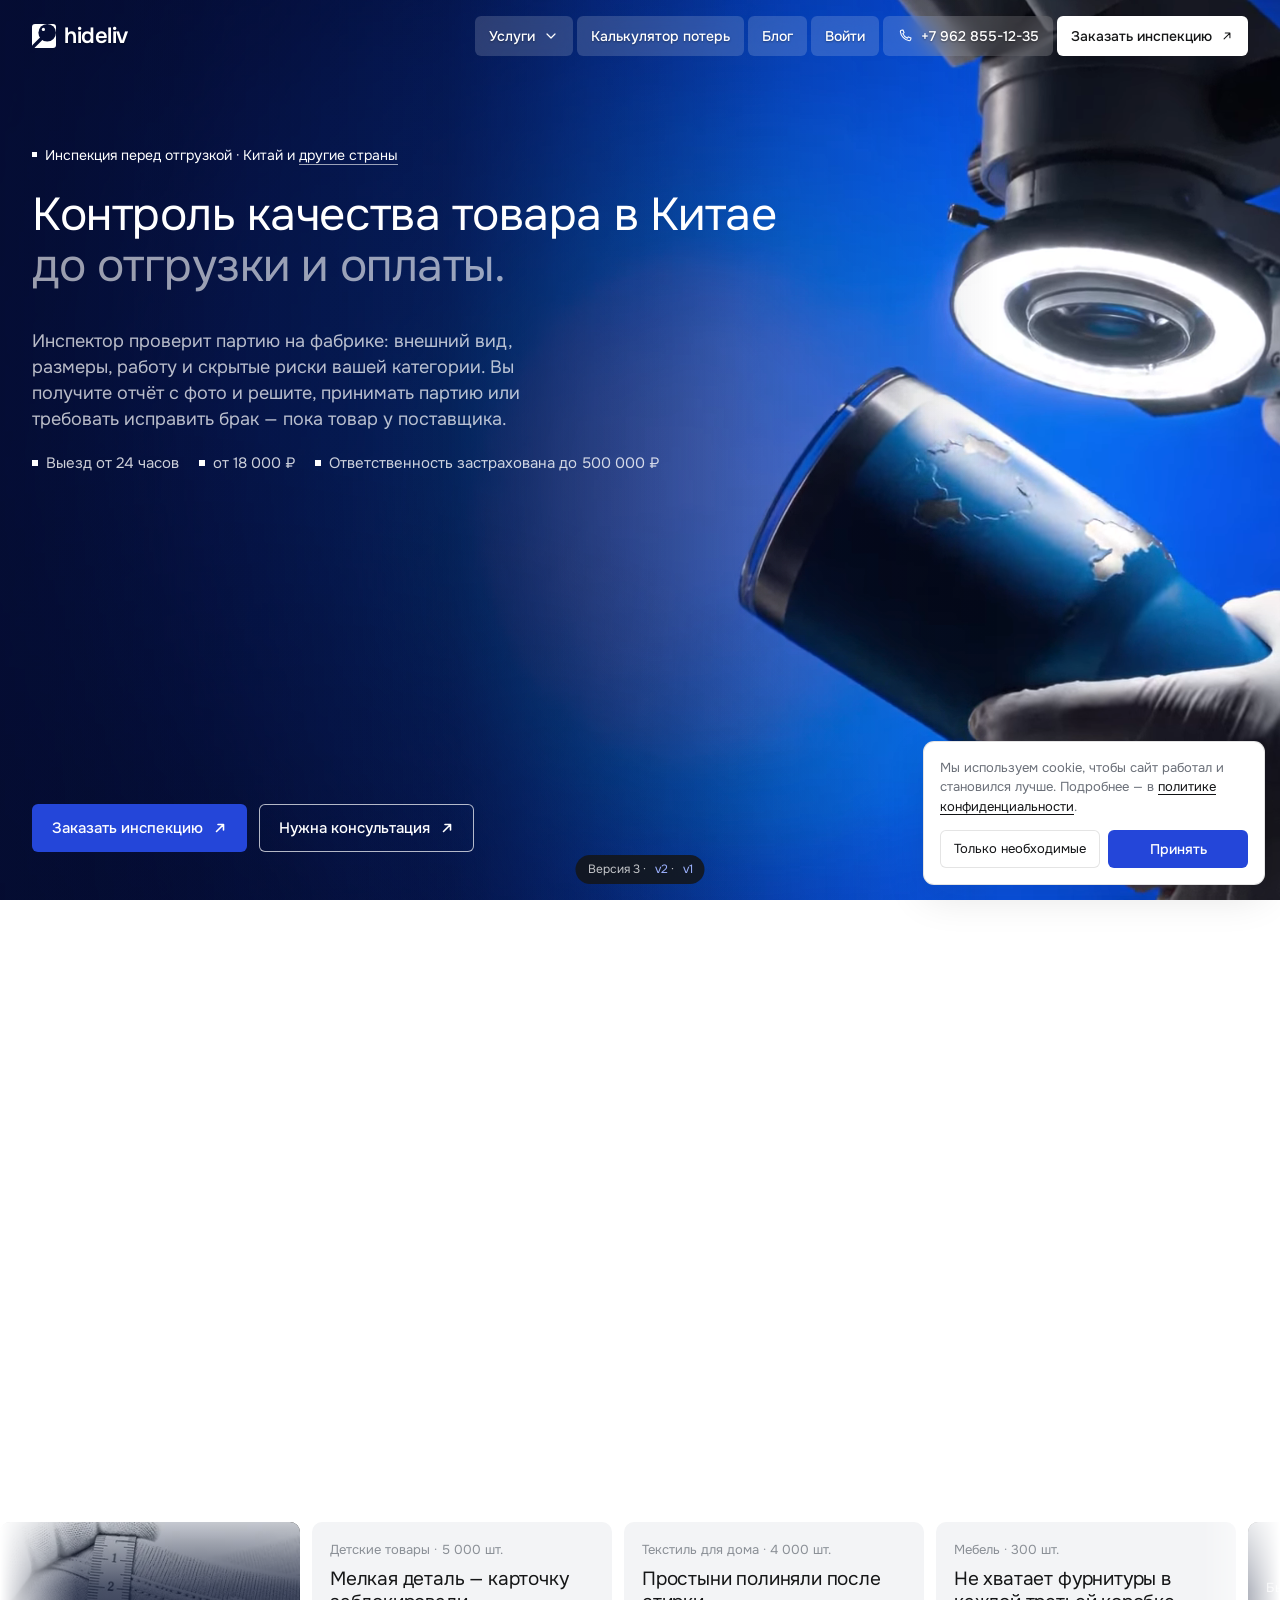
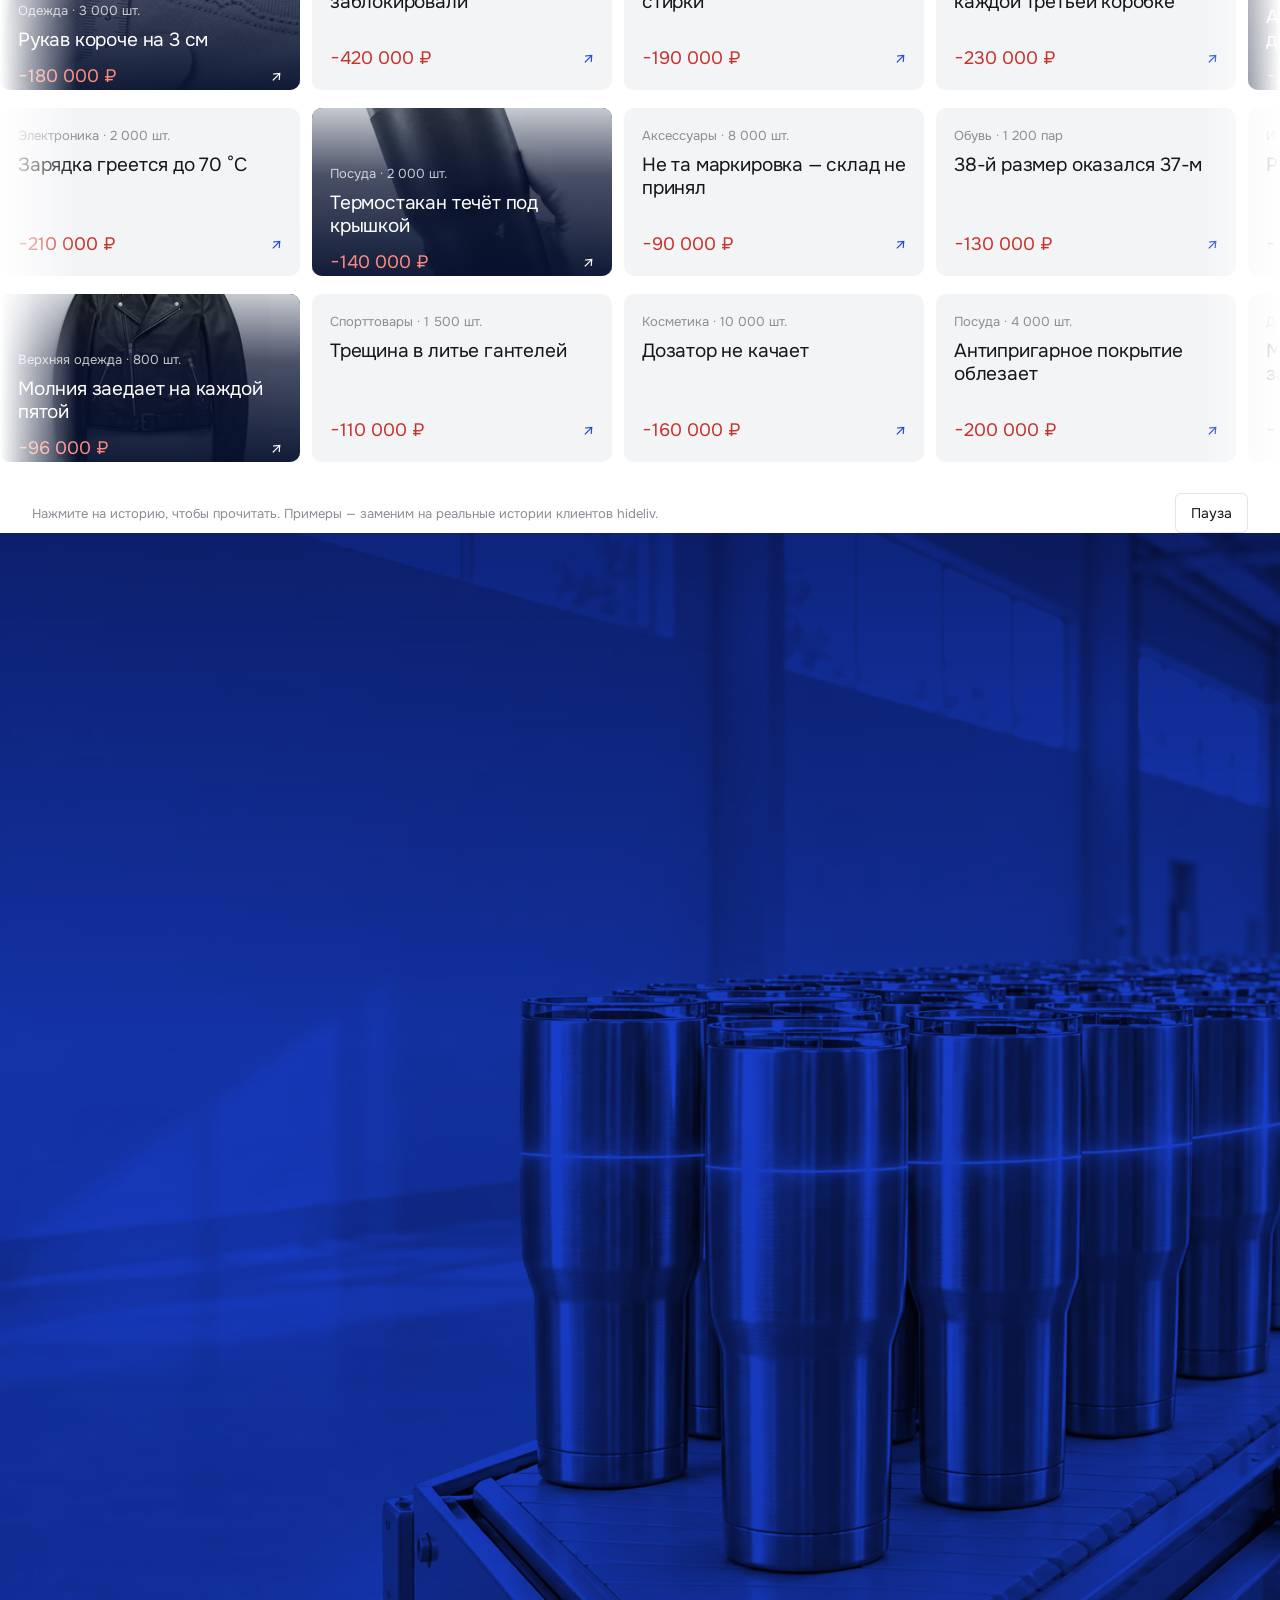
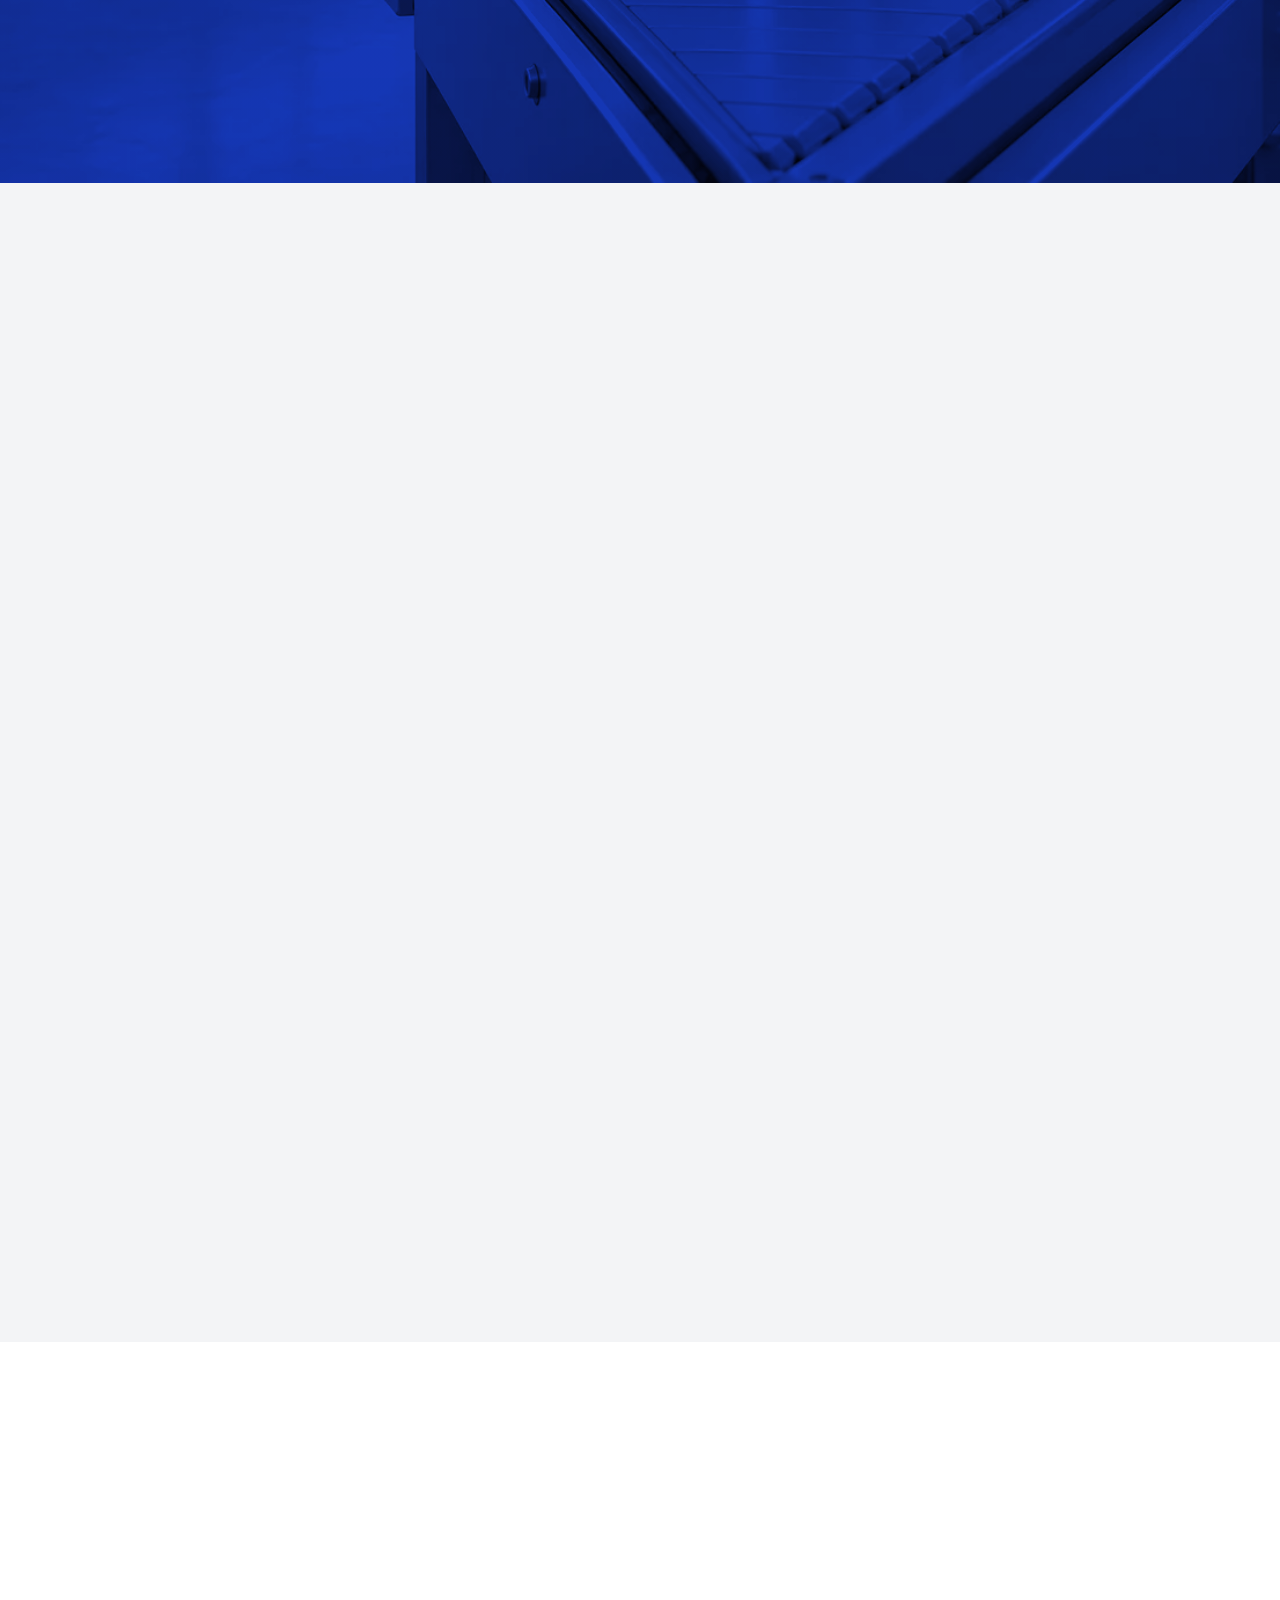
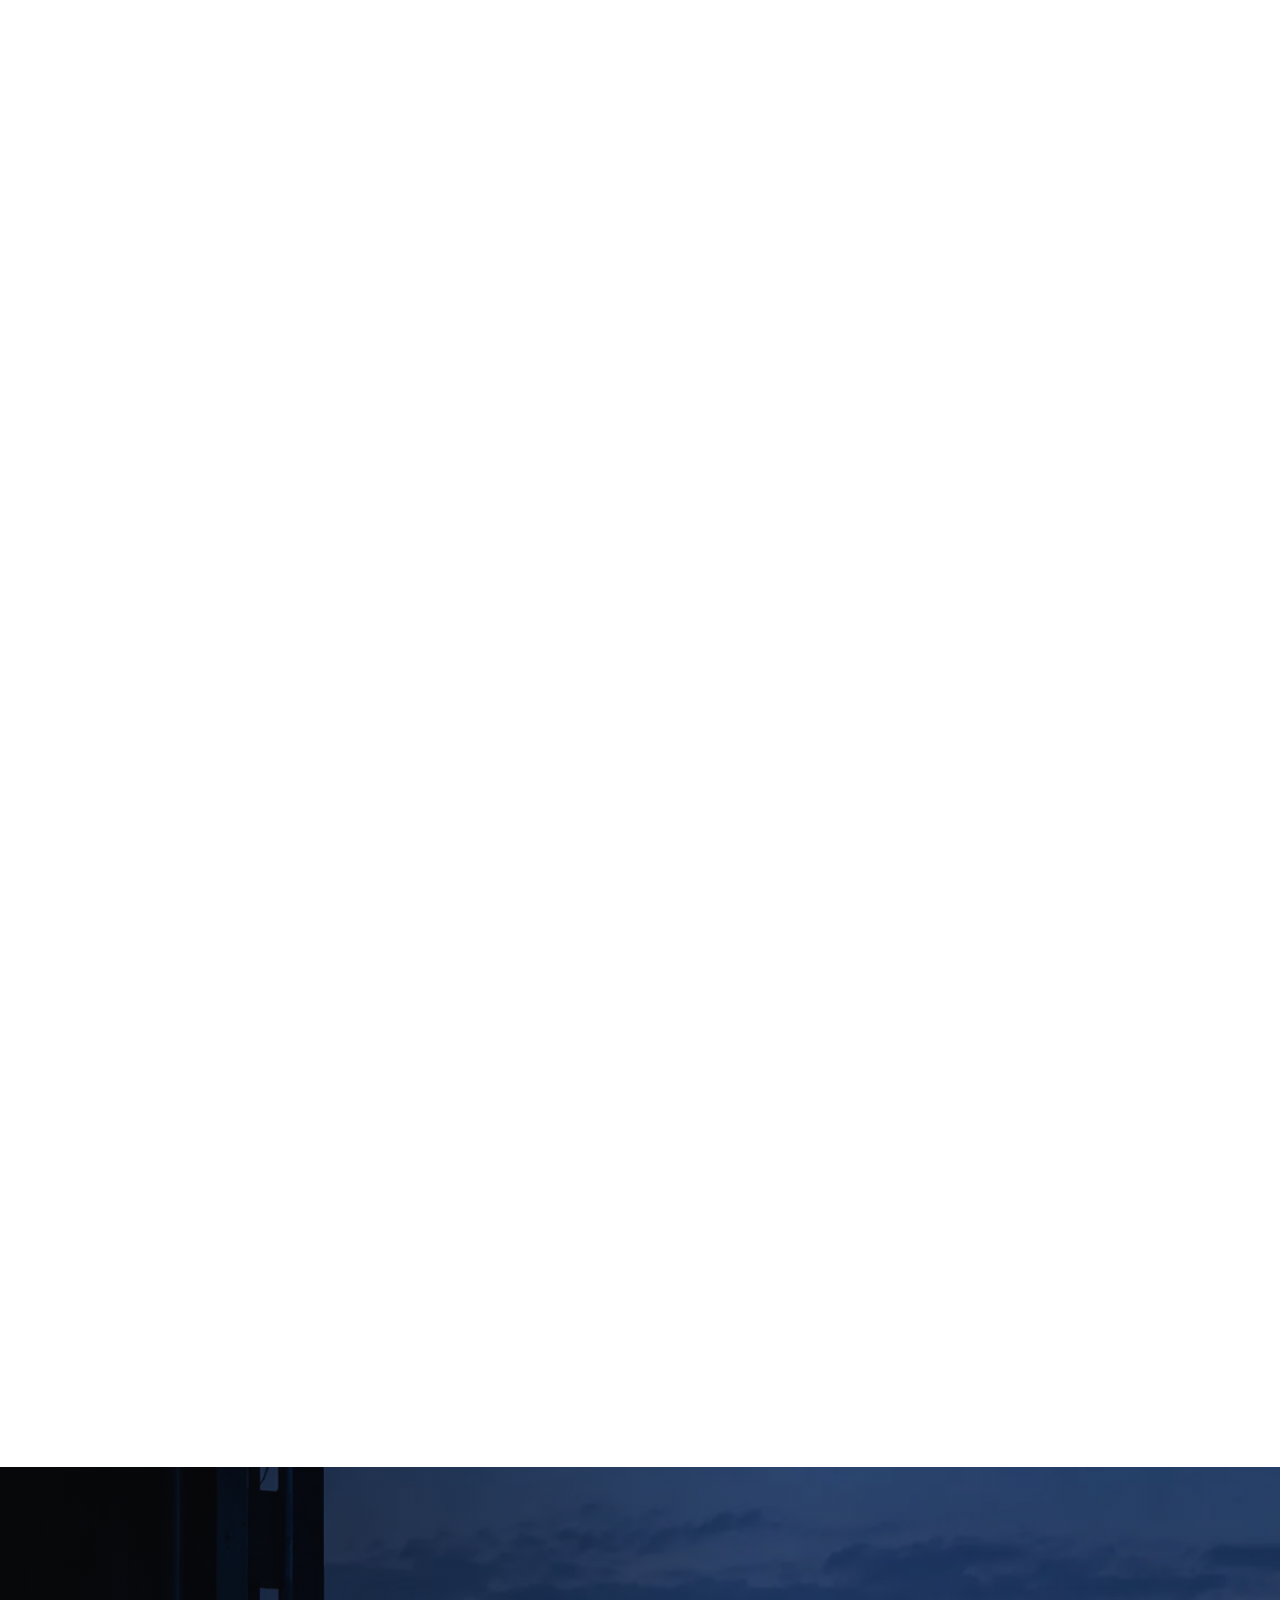
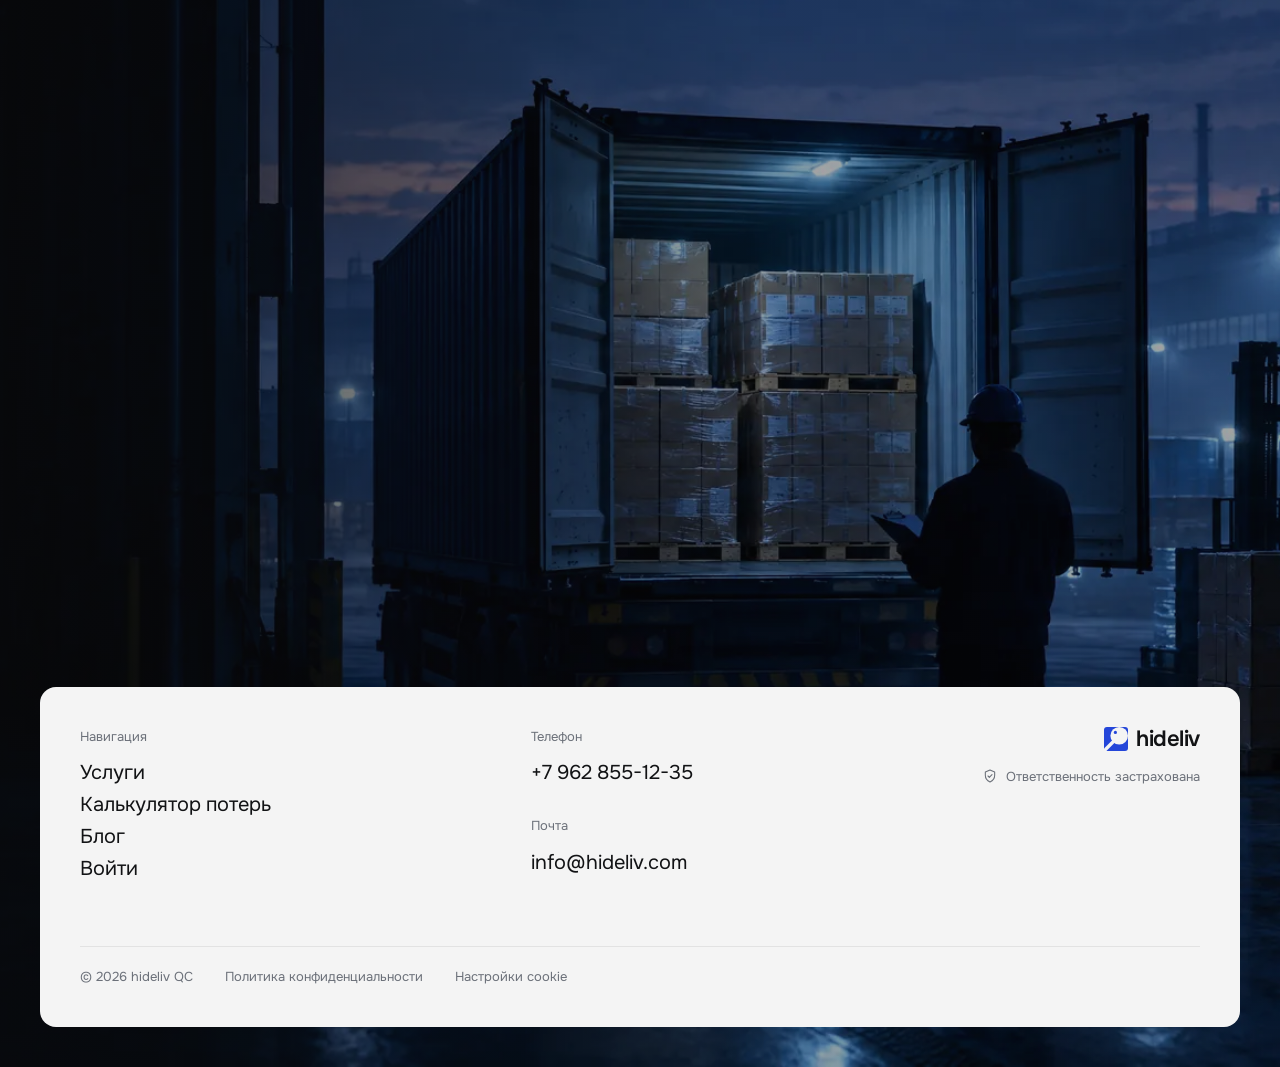
<file: v3.html>
<!doctype html>
<html lang="ru">
<head>
<meta charset="utf-8">
<meta name="viewport" content="width=device-width, initial-scale=1">
<title>Контроль качества товара в Китае — инспекция перед отгрузкой | hideliv</title>
<meta name="description" content="Инспекция товара в Китае перед отгрузкой: проверим партию на фабрике, фото, замеры, тесты и отчёт с решением. Выезд от 24 часов, от 18 000 ₽, ответственность застрахована.">
<link rel="canonical" href="https://hideliv.com/qc">
<meta property="og:url" content="https://hideliv.com/qc">
<meta property="og:type" content="website">
<meta property="og:locale" content="ru_RU">
<meta property="og:site_name" content="hideliv qc">
<meta property="og:title" content="Контроль качества товара в Китае — инспекция перед отгрузкой | hideliv">
<meta property="og:description" content="Инспекция товара в Китае перед отгрузкой: проверим партию на фабрике, фото, замеры, тесты и отчёт с решением. Выезд от 24 часов, от 18 000 ₽, ответственность застрахована.">
<meta property="og:image" content="https://hideliv.com/qc/assets/img/hero-blue.webp">
<meta property="og:image:width" content="1920">
<meta property="og:image:height" content="1080">
<meta property="og:image:alt" content="Руки в нитриловых перчатках осматривают термостакан под стереомикроскопом с кольцевой подсветкой">
<meta name="robots" content="noindex,nofollow">
<meta name="twitter:card" content="summary_large_image">
<meta name="theme-color" content="#FFFFFF">
<link rel="icon" href="assets/favicon.svg" type="image/svg+xml">
<link rel="preconnect" href="https://fonts.googleapis.com">
<link rel="preconnect" href="https://fonts.gstatic.com" crossorigin>
<link href="https://fonts.googleapis.com/css2?family=Onest:wght@400;500;600;700&display=swap" rel="stylesheet">
<link rel="stylesheet" href="assets/style.css?v=39">
<script type="application/ld+json">
{
 "@context": "https://schema.org",
 "@graph": [
  {
   "@type": "Organization",
   "@id": "https://hideliv.com/#organization",
   "name": "hideliv",
   "url": "https://hideliv.com",
   "logo": "https://hideliv.com/qc/assets/img/logo.png",
   "telephone": "+7 962 855-12-35",
   "email": "info@hideliv.com"
  },
  {
   "@type": "Service",
   "@id": "https://hideliv.com/qc#service",
   "name": "Инспекция товаров в Китае и других странах",
   "serviceType": "Инспекция и контроль качества товаров",
   "url": "https://hideliv.com/qc",
   "provider": {
    "@id": "https://hideliv.com/#organization"
   },
   "areaServed": [
    {
     "@type": "Country",
     "name": "Китай"
    },
    {
     "@type": "Country",
     "name": "Индия"
    },
    {
     "@type": "Country",
     "name": "Таиланд"
    },
    {
     "@type": "Country",
     "name": "Вьетнам"
    },
    {
     "@type": "Country",
     "name": "Турция"
    },
    {
     "@type": "Country",
     "name": "Пакистан"
    },
    {
     "@type": "Country",
     "name": "Бангладеш"
    },
    {
     "@type": "Country",
     "name": "Узбекистан"
    },
    {
     "@type": "Country",
     "name": "Киргизия"
    },
    {
     "@type": "Country",
     "name": "Казахстан"
    },
    {
     "@type": "Country",
     "name": "Россия"
    },
    {
     "@type": "Country",
     "name": "Беларусь"
    }
   ],
   "offers": {
    "@type": "Offer",
    "price": "18000",
    "priceCurrency": "RUB",
    "description": "Инспекция от 18 000 ₽",
    "priceSpecification": {
     "@type": "PriceSpecification",
     "minPrice": 18000,
     "priceCurrency": "RUB"
    }
   },
   "hasOfferCatalog": {
    "@type": "OfferCatalog",
    "name": "Проверки по ситуациям",
    "itemListElement": [
     {
      "@type": "Offer",
      "itemOffered": {
       "@type": "Service",
       "name": "Проверка размеров одежды"
      }
     },
     {
      "@type": "Offer",
      "itemOffered": {
       "@type": "Service",
       "name": "Вибротест электроники"
      }
     },
     {
      "@type": "Offer",
      "itemOffered": {
       "@type": "Service",
       "name": "Проверка качества пошива и внешнего вида"
      }
     }
    ]
   }
  },
  {
   "@type": "FAQPage",
   "@id": "https://hideliv.com/qc#faq",
   "mainEntity": [
    {
     "@type": "Question",
     "name": "Сколько длится проверка и когда придёт отчёт?",
     "acceptedAnswer": {
      "@type": "Answer",
      "text": "Длительность зависит от объёма выборки и тестов — мы считаем её в инспекторо-днях и называем заранее, вместе с датой готовности отчёта. Отчёт приходит в личный кабинет."
     }
    },
    {
     "@type": "Question",
     "name": "В каких странах вы проверяете и как быстро выезжаете?",
     "acceptedAnswer": {
      "@type": "Answer",
      "text": "Китай, Индия, Таиланд и Вьетнам — выезд от 24 часов после заявки. Турция, Пакистан, Бангладеш, Узбекистан, Киргизия, Казахстан, Россия и Беларусь — от 72 часов. Более ранний выезд — по согласованию, другие страны — по запросу."
     }
    },
    {
     "@type": "Question",
     "name": "Кто проверяет товар и по каким стандартам?",
     "acceptedAnswer": {
      "@type": "Answer",
      "text": "Инспектор hideliv с опытом в вашей категории товара. Выборку считаем по ISO 2859-1 или ANSI/ASQ Z1.4 с согласованными уровнями AQL, а проверки берём из брифа, который составляем вместе с вами."
     }
    },
    {
     "@type": "Question",
     "name": "Нужно ли мне присутствовать на проверке?",
     "acceptedAnswer": {
      "@type": "Answer",
      "text": "Нет. Инспектор работает на фабрике от вашего имени, а вы получаете фото, замеры, результаты тестов и заключение в личном кабинете."
     }
    },
    {
     "@type": "Question",
     "name": "Что будет, если инспектор ошибётся?",
     "acceptedAnswer": {
      "@type": "Answer",
      "text": "Наша ответственность застрахована. Если инспектор пропустит пункт брифа и вы понесёте расходы, компенсируем подтверждённые убытки до 500 000 ₽. Условия — в договоре."
     }
    },
    {
     "@type": "Question",
     "name": "Что делать, если брак найден?",
     "acceptedAnswer": {
      "@type": "Answer",
      "text": "Сформировать претензию поставщику прямо из отчёта в личном кабинете и потребовать исправления до оплаты остатка. Если поставщик не идёт навстречу, порекомендуем представителя на фабрике или юриста."
     }
    }
   ]
  },
  {
   "@type": "BreadcrumbList",
   "itemListElement": [
    {
     "@type": "ListItem",
     "position": 1,
     "name": "Главная",
     "item": "https://hideliv.com/"
    },
    {
     "@type": "ListItem",
     "position": 2,
     "name": "Контроль качества",
     "item": "https://hideliv.com/qc"
    }
   ]
  }
 ]
}
</script>
<style>
.v2-bar{position:fixed;left:50%;bottom:16px;transform:translateX(-50%);z-index:80;padding:6px 12px;border-radius:999px;background:rgba(21,22,23,.85);color:rgba(255,255,255,.75);font-size:12px;line-height:1.4;white-space:nowrap}
@media (max-width:760px){.v2-bar{display:none}}
.v2-bar a{color:#9DB2FF;text-decoration:none;margin-left:6px}
.hero-slider{display:none!important}
h1.hero-title{margin:0}
.hero-facts{display:flex;flex-wrap:wrap;gap:8px 20px;margin-top:20px;font-size:15px;color:rgba(255,255,255,.8)}
.hero-facts li{display:flex;align-items:center;gap:8px}
.hero-facts li::before{content:"";width:6px;height:6px;background:#fff}
.muted-h{color:#8A8F96}
/* stories wall */
.cs-filters{display:flex;flex-wrap:wrap;gap:6px;margin-bottom:20px}
.cs-chip{height:36px;padding:0 14px;border-radius:6px;background:#F3F4F6;color:#151617;font-size:14px;transition:background-color .2s,color .2s}
.cs-chip:hover{background:#E8E9EC}
.cs-chip.is-active{background:#151617;color:#fff}
.cs-grid{display:grid;grid-template-columns:repeat(4,minmax(0,1fr));grid-auto-rows:minmax(150px,auto);gap:12px;grid-auto-flow:dense}
.cs-tile{position:relative;display:flex;flex-direction:column;align-items:flex-start;gap:8px;padding:18px;border-radius:10px;background:#F3F4F6;text-align:left;color:#151617;overflow:hidden;transition:transform .25s var(--ease),box-shadow .25s var(--ease),background-color .25s}
.cs-tile:hover{transform:translateY(-2px);box-shadow:inset 0 0 0 1px #2446D9;background:#fff}
.cs-tile.has-img{grid-row:span 2;padding:0;background:#111;color:#fff}
.cs-tile.has-img img{position:absolute;inset:0;width:100%;height:100%;object-fit:cover;transition:transform .6s var(--ease)}
.cs-tile.has-img:hover img{transform:scale(1.04)}
.cs-tile.has-img::after{content:"";position:absolute;inset:0;background:linear-gradient(180deg,rgba(6,16,46,0) 40%,rgba(6,16,46,.75) 68%,rgba(6,16,46,.95) 100%)}
.cs-tile.has-img .cs-foot{margin-top:4px}
.cs-tile.has-img>span{position:relative;z-index:1;padding:0 18px}
.cs-tile.has-img .cs-meta{margin-top:auto;color:rgba(255,255,255,.75)}
.cs-tile.has-img .cs-foot{padding-bottom:18px}
.cs-meta{font-size:13px;color:#8A8F96}
.cs-hook{font-size:20px;line-height:1.2;letter-spacing:-.01em}
.cs-foot{display:flex;align-items:center;justify-content:space-between;width:100%;margin-top:auto}
.cs-loss{font-size:18px;color:#C8322B}
.cs-tile.has-img .cs-loss{color:#FF8A80}
.cs-arr{margin-left:auto;font-size:16px;color:#2446D9}
.cs-tile.has-img .cs-arr{color:#fff}
.cs-tile[hidden]{display:none}
.cs-bottom{display:flex;align-items:center;justify-content:space-between;gap:16px;margin-top:20px}
.cs-moreb{display:none;height:44px;padding:0 18px;border-radius:6px;box-shadow:inset 0 0 0 1px #D0D0D0;font-size:15px}
.cs-note{font-size:13px;color:#8A8F96}
.cs-dialog{width:min(560px,calc(100vw - 32px));max-height:calc(100dvh - 32px);padding:28px;border:0;border-radius:12px;background:#fff;color:#151617;overflow:auto}
.cs-dialog::backdrop{background:rgba(10,11,13,.55)}
.cs-close{position:absolute;right:12px;top:12px;width:40px;height:40px;border-radius:6px;font-size:24px;line-height:1;color:#151617;background:#F3F4F6;z-index:2}
.csd-media{margin:-28px -28px 20px;aspect-ratio:16/9;overflow:hidden}
.csd-media img{width:100%;height:100%;object-fit:cover}
.csd-meta{font-size:13px;color:#8A8F96;margin-bottom:8px}
.cs-dialog h3{font-size:28px;line-height:1.15;font-weight:400;letter-spacing:-.02em;margin-bottom:8px;padding-right:40px}
.csd-loss{font-size:22px;color:#C8322B;margin-bottom:20px}
.csd-rows{display:flex;flex-direction:column;gap:16px;margin-bottom:24px}
.csd-rows dt{font-size:12px;color:#8A8F96;margin-bottom:4px}
.csd-rows dd{margin:0;font-size:16px;line-height:1.5}
.csd-check{padding:14px 16px;border-radius:8px;background:#EEF2FF}
.csd-check dt{color:#2446D9}
.csd-actions{display:flex;align-items:center;gap:24px;flex-wrap:wrap}
.csd-calc{font-size:15px;color:#151617;text-decoration:none}
.csd-calc:hover{color:#2446D9}
/* calc */
.roi{margin:8px 0 4px;padding:12px 14px;border-radius:8px;background:#EEF2FF;font-size:16px;color:#151617}
.roi b{color:#2446D9;font-weight:600}
.calc-bg{inset:0}
.calc-bg img{transform:none!important;object-position:50% 55%;filter:grayscale(1) contrast(1.15) brightness(1.05)}
.calc-bg::after{display:block;background:#1E4FFF;mix-blend-mode:multiply;opacity:1}
.calc-bg::before{background:linear-gradient(180deg,rgba(4,8,36,.6) 0%,rgba(4,8,36,.25) 40%,rgba(4,8,36,.35) 100%)}
.calc-sec{padding-top:160px;padding-bottom:160px}
.calc-inputs{background:rgba(8,18,52,.92);-webkit-backdrop-filter:none;backdrop-filter:none}
/* get */
.get-sec{background:#F3F4F6;padding-bottom:var(--sec);margin-top:0}
.get-tabs{flex-direction:row;flex-wrap:wrap;align-items:center;gap:6px}
.get-tabs .cs-chip{background:#fff}
.get-tabs .cs-chip.is-active{background:#151617}
.get-ctrl{display:flex;gap:6px;margin-left:auto}
.get-ctrl .rep-btn{background:#fff}
.get-slide{display:grid;grid-template-columns:minmax(0,7fr) minmax(0,5fr);gap:16px;padding:12px;border-radius:10px;background:#fff}
.get-slide[hidden]{display:none}
.get-slide[data-slide="1"]{display:block;padding:0;background:none}
.get-slide[data-slide="1"][hidden]{display:none}
.get-report{position:relative;aspect-ratio:4/3;border-radius:8px;overflow:hidden;background:#111}
.get-report img{width:100%;height:100%;object-fit:cover}
.vb-pin{position:absolute;display:flex;align-items:center;gap:8px;padding:8px 12px 8px 8px;border-radius:6px;background:#fff;font-size:14px;color:#151617;box-shadow:0 6px 24px rgba(0,0,0,.18)}
.vb-pin i{display:grid;place-items:center;width:22px;height:22px;border-radius:4px;background:#2446D9;color:#fff;font-style:normal;font-size:12px}
.get-text{display:flex;flex-direction:column;justify-content:center;gap:32px;padding:24px 28px}
.report-list{display:flex;flex-direction:column;gap:18px}
.report-list li{position:relative;padding-left:22px;font-size:16px;line-height:1.5;color:#6B7079}
.report-list li b{color:#151617;font-weight:500}
.report-list li::before{content:"";position:absolute;left:0;top:8px;width:8px;height:8px;background:#2446D9}
.get-actions{display:flex;align-items:center;gap:28px;flex-wrap:wrap}
.get-steps{display:grid;grid-template-columns:repeat(3,minmax(0,1fr));gap:16px}
.get-steps .adv-card{width:auto;height:auto;margin:0;align-self:stretch;justify-content:flex-start;-webkit-backdrop-filter:none;backdrop-filter:none;box-shadow:none;background:#fff;color:#151617;padding:8px;border-radius:10px;display:flex;flex-direction:column}
.get-steps .adv-body{padding:20px 16px 16px;gap:10px}
.get-steps .adv-card h3{font-size:24px;font-weight:400;margin:0;color:#151617}
.get-steps .adv-card p{color:#6B7079;font-size:16px}
@media (max-width:1100px){.cs-grid{grid-template-columns:repeat(3,minmax(0,1fr))}}
@media (max-width:960px){
  .cs-grid{grid-template-columns:repeat(2,minmax(0,1fr));grid-auto-rows:minmax(132px,auto);gap:8px}
  .cs-tile{padding:14px}.cs-hook{font-size:16px}.cs-loss{font-size:15px}
  .cs-tile.has-img>span{padding:0 14px}.cs-tile.has-img .cs-foot{padding-bottom:14px}
  .cs-sec.is-collapsed .cs-tile[data-more]{display:none}
  .cs-moreb{display:inline-flex;align-items:center}
  .cs-bottom{flex-direction:column;align-items:stretch;text-align:center}
  .cs-filters{flex-wrap:nowrap;overflow-x:auto;margin:0 calc(var(--gutter)*-1) 16px;padding:0 var(--gutter);scrollbar-width:none}
  .cs-chip{flex:none}
  .get-slide{grid-template-columns:1fr;padding:8px}
  .get-text{padding:12px 8px 8px;gap:20px}
  .get-steps{grid-template-columns:1fr;gap:12px}
  .get-steps .adv-card{display:grid;grid-template-columns:96px minmax(0,1fr);gap:14px}
  .get-steps .adv-media{aspect-ratio:1/1}
  .get-steps .adv-card h3{font-size:18px}.get-steps .adv-card p{font-size:14px}
  .vb-pin{font-size:12px;padding:6px 8px 6px 6px}.vb-pin i{width:18px;height:18px}
  .get-ctrl{display:none}
  .hero-facts{font-size:13px;gap:6px 14px}
}
/* подвал как в первой версии: светлая карточка поверх фото формы */
html .footer{padding:0 40px 40px;background:none;color:var(--ink)}
html .footer-card{background:#F4F4F4;color:var(--ink);border-radius:16px;padding:40px;max-width:1440px;margin:0 auto}
html .footer-col a{color:var(--ink)}
html .footer-col a:hover{color:var(--blue)}
html .footer-label,html .footer-insured{color:var(--muted)}
html .footer-bottom{border-top-color:#E2E2E2;color:var(--muted)}
html .footer-bottom a:hover{color:var(--ink)}
html .footer .logo,html .footer .logo-mark{color:inherit}
html .footer .logo-mark{color:#2446D9}
@media (max-width:960px){html .footer{padding:0 24px 24px}}
@media (max-width:640px){html .footer{padding:0 8px 8px}html .footer-card{padding:28px 20px;border-radius:12px}}
.cs-tag{display:inline-flex;padding:4px 8px;border-radius:4px;background:#fff;font-size:12px;color:#6B7079}
.cs-tile:hover .cs-tag{background:#F3F4F6}
.cs-accent{background:#2446D9;color:#fff}
.cs-accent .cs-meta{color:rgba(255,255,255,.7)}
.cs-accent .cs-tag{background:rgba(255,255,255,.14);color:#fff}
.cs-accent .cs-loss{color:#fff}
.cs-accent .cs-arr{color:#fff}
.cs-accent:hover{background:#1E3CC0;box-shadow:none}
.cs-accent:hover .cs-tag{background:rgba(255,255,255,.2)}
/* stories wall — бегущие ряды */
.cs-sec{overflow:hidden}
.cs-wall{display:flex;flex-direction:column;gap:12px;margin:0 calc(50% - 50vw);padding:4px 0}
.cs-row{overflow:hidden;padding:3px 0;-webkit-mask:linear-gradient(90deg,transparent 0,#000 6%,#000 94%,transparent 100%);mask:linear-gradient(90deg,transparent 0,#000 6%,#000 94%,transparent 100%)}
.cs-track{display:flex;gap:12px;width:max-content;animation:csMove var(--dur,75s) linear infinite}
.cs-row[data-dir="rev"] .cs-track{animation-direction:reverse}
.cs-row:hover .cs-track,.cs-wall.is-paused .cs-track{animation-play-state:paused}
@keyframes csMove{from{transform:translateX(0)}to{transform:translateX(calc(-50% - 6px))}}
.cs-wall .cs-tile{flex:none;width:300px;height:168px;grid-row:auto}
.cs-wall .cs-tile.has-img .cs-meta{margin-top:auto}
.cs-wall .cs-hook{font-size:19px}
.cs-pause{width:auto;padding:0 16px;font-size:14px;background:#fff}
.cs-bottom{margin-top:24px}
@media (prefers-reduced-motion:reduce){.cs-track{animation:none}.cs-row{overflow-x:auto}}
@media (max-width:960px){.cs-wall .cs-tile{width:236px;height:150px}.cs-wall .cs-hook{font-size:16px}.cs-wall{gap:8px}.cs-track{gap:8px}.cs-pause{display:none}.cs-bottom{text-align:left}}
.cs-wall .cs-tile.has-img::after{background:linear-gradient(180deg,rgba(6,16,46,.15) 0%,rgba(6,16,46,.7) 40%,rgba(6,16,46,.95) 100%)}
.cs-wall .cs-tile.has-img>span{padding:0 18px}
.cs-wall .cs-tile.has-img .cs-meta{padding-top:18px}
</style>
</head>
<body data-hero="blue">
<a class="skip" href="#main">К содержанию</a>

<svg width="0" height="0" style="position:absolute" aria-hidden="true">
  <symbol id="i-arrow" viewBox="0 0 24 24"><path d="M7 17 17 7M9 7h8v8" fill="none" stroke="currentColor" stroke-width="1.8" stroke-linecap="round" stroke-linejoin="round"/></symbol>
  <symbol id="i-right" viewBox="0 0 24 24"><path d="M4 12h15m-5-5 5 5-5 5" fill="none" stroke="currentColor" stroke-width="1.8" stroke-linecap="round" stroke-linejoin="round"/></symbol>
  <symbol id="i-chev" viewBox="0 0 24 24"><path d="m6 9 6 6 6-6" fill="none" stroke="currentColor" stroke-width="1.8" stroke-linecap="round" stroke-linejoin="round"/></symbol>
  <symbol id="i-prev" viewBox="0 0 24 24"><path d="m15 6-6 6 6 6" fill="none" stroke="currentColor" stroke-width="1.8" stroke-linecap="round" stroke-linejoin="round"/></symbol>
  <symbol id="i-next" viewBox="0 0 24 24"><path d="m9 6 6 6-6 6" fill="none" stroke="currentColor" stroke-width="1.8" stroke-linecap="round" stroke-linejoin="round"/></symbol>
  <symbol id="i-plus" viewBox="0 0 24 24"><path d="M12 5v14M5 12h14" fill="none" stroke="currentColor" stroke-width="1.8" stroke-linecap="round"/></symbol>
  <symbol id="i-close" viewBox="0 0 24 24"><path d="M6 6l12 12M18 6 6 18" fill="none" stroke="currentColor" stroke-width="1.8" stroke-linecap="round"/></symbol>
  <symbol id="i-down" viewBox="0 0 24 24"><path d="M12 4v11m-5-5 5 5 5-5M5 20h14" fill="none" stroke="currentColor" stroke-width="1.8" stroke-linecap="round" stroke-linejoin="round"/></symbol>
  <symbol id="i-shield" viewBox="0 0 24 24"><path d="M12 3 5 6v5c0 4.5 3 8.3 7 10 4-1.7 7-5.5 7-10V6l-7-3Z" fill="none" stroke="currentColor" stroke-width="1.6" stroke-linejoin="round"/><path d="m9 12 2 2 4-4" fill="none" stroke="currentColor" stroke-width="1.6" stroke-linecap="round" stroke-linejoin="round"/></symbol>
  <symbol id="i-info" viewBox="0 0 24 24"><circle cx="12" cy="12" r="9" fill="none" stroke="currentColor" stroke-width="1.6"/><path d="M12 11v5M12 8h.01" fill="none" stroke="currentColor" stroke-width="1.8" stroke-linecap="round"/></symbol>
  <symbol id="i-check" viewBox="0 0 24 24"><path d="m5 12.5 4.5 4.5L19 7.5" fill="none" stroke="currentColor" stroke-width="2" stroke-linecap="round" stroke-linejoin="round"/></symbol>
  <symbol id="i-phone" viewBox="0 0 24 24"><path d="M6.6 3.5 9 3l1.7 4-1.9 1.4a12 12 0 0 0 6.8 6.8L17 13.3l4 1.7-.5 2.4a2 2 0 0 1-2 1.6A15.5 15.5 0 0 1 5 5.5a2 2 0 0 1 1.6-2Z" fill="none" stroke="currentColor" stroke-width="1.6" stroke-linejoin="round"/></symbol>
  <symbol id="i-menu" viewBox="0 0 24 24"><path d="M4 8h16M4 16h16" fill="none" stroke="currentColor" stroke-width="1.8" stroke-linecap="round"/></symbol>
</svg>

<div class="v2-bar">Версия 3 · <a href="./v2.html">v2</a> · <a href="./">v1</a></div>
<header class="header" id="top">
  <div class="header-row">
    <div class="seg-brand">
      <a class="logo" href="#main" aria-label="hideliv QC, в начало"><svg class="logo-mark" viewBox="0 0 24 24" aria-hidden="true"><defs><mask id="lm1" maskUnits="userSpaceOnUse" x="0" y="0" width="24" height="24"><rect width="24" height="24" fill="#fff"/><circle cx="15.2" cy="8.8" r="8.8" fill="#000"/><path d="M16.4 10 14 7.6 -2.2 23.8 .2 26.2Z" fill="#000"/><circle cx="11.4" cy="5.4" r="1.6" fill="#fff"/></mask></defs><rect width="24" height="24" rx="3" fill="currentColor" mask="url(#lm1)"/></svg><span class="logo-word">hideliv</span></a>
    </div>

    <nav class="nav" aria-label="Главная навигация" id="site-navigation">
      <div class="nav-services">
        <button class="seg seg-ghost services-trigger" id="services-trigger" aria-expanded="false" aria-controls="services-panel">Услуги <svg class="ico chev"><use href="#i-chev"/></svg></button>
        <div class="services-panel" id="services-panel" hidden><a class="svc" href="#"><span class="svc-name">Проверка поставщика онлайн</span><i aria-hidden="true"></i></a><a class="svc" href="#"><span class="svc-name">Выездная проверка поставщика</span><i aria-hidden="true"></i></a><a class="svc" href="#"><span class="svc-name">Тестирование образцов на нашем складе</span><i aria-hidden="true"></i></a><a class="svc" href="#"><span class="svc-name">Инспекция во время производства</span><i aria-hidden="true"></i></a><a class="svc" href="#"><span class="svc-name">Контроль производства</span><i aria-hidden="true"></i></a><a class="svc" href="#"><span class="svc-name">Инспекция готового товара<small>Чаще всего заказывают</small></span><i aria-hidden="true"></i></a><a class="svc" href="#"><span class="svc-name">Контроль погрузки</span><i aria-hidden="true"></i></a></div>
      </div>
      <a class="seg seg-ghost" href="#screen-03">Калькулятор потерь</a>
      <a class="seg seg-ghost" href="https://hideliv.com/blog">Блог</a>
      <a class="seg seg-ghost" href="https://app.hideliv.com/login" data-open-dialog="account">Войти</a>
    </nav>

    <a class="seg seg-ghost seg-phone" href="tel:+79628551235"><svg class="ico"><use href="#i-phone"/></svg>+7 962 855-12-35</a>
    <button class="seg seg-dark header-cta" data-lead="inspection">Заказать инспекцию <svg class="ico"><use href="#i-arrow"/></svg></button>
    <button class="seg seg-ghost burger" aria-label="Открыть меню" aria-expanded="false" aria-controls="mobile-menu"><svg class="ico"><use href="#i-menu"/></svg></button>
  </div>

  <div class="mobile-menu" id="mobile-menu" hidden>
    <div class="container">
      <details class="m-services">
        <summary>Услуги <svg class="ico chev"><use href="#i-chev"/></svg></summary>
        <div class="m-svc"><a class="svc" href="#"><span class="svc-name">Проверка поставщика онлайн</span><i aria-hidden="true"></i></a><a class="svc" href="#"><span class="svc-name">Выездная проверка поставщика</span><i aria-hidden="true"></i></a><a class="svc" href="#"><span class="svc-name">Тестирование образцов на нашем складе</span><i aria-hidden="true"></i></a><a class="svc" href="#"><span class="svc-name">Инспекция во время производства</span><i aria-hidden="true"></i></a><a class="svc" href="#"><span class="svc-name">Контроль производства</span><i aria-hidden="true"></i></a><a class="svc" href="#"><span class="svc-name">Инспекция готового товара<small>Чаще всего заказывают</small></span><i aria-hidden="true"></i></a><a class="svc" href="#"><span class="svc-name">Контроль погрузки</span><i aria-hidden="true"></i></a></div>
      </details>
      <a class="m-link" href="#screen-03">Калькулятор потерь</a>
      <a class="m-link" href="https://hideliv.com/blog">Блог</a>
      <a class="m-link" href="https://app.hideliv.com/login" data-open-dialog="account">Войти</a>
      <button class="btn btn-blue btn-block" data-lead="inspection">Заказать инспекцию</button>
    </div>
  </div>
</header>

<main id="main">

<!-- 01 -->
<section class="hero" id="screen-01" data-header="dark" aria-labelledby="page-title">
  <div class="hero-bg" aria-hidden="true">
    <div class="hero-shade"></div>
    <img class="hero-still is-active" src="assets/img/hero-blue.webp" alt="Руки в нитриловых перчатках осматривают термостакан под стереомикроскопом с кольцевой подсветкой" width="1920" height="1080" fetchpriority="high">
    <video class="hero-video" muted loop playsinline preload="none" poster="assets/video/hero-blue-poster.jpg" aria-label="Руки в перчатках поворачивают термостакан под кольцевой подсветкой микроскопа" data-theme="blue">
      <source data-src="assets/video/hero-blue.webm" type="video/webm">
      <source data-src="assets/video/hero-blue.mp4" type="video/mp4">
    </video>
    <video class="hero-video" muted loop playsinline preload="none" poster="assets/video/hero-woman-poster.jpg" aria-label="Инспектор осматривает стальной термостакан под лампой-лупой" data-theme="blue">
      <source data-src="assets/video/hero-woman.webm" type="video/webm">
      <source data-src="assets/video/hero-woman.mp4" type="video/mp4">
    </video>
  </div>
  <div class="container hero-inner">
    <div class="hero-text">
      <p class="tag tag-invert" data-reveal><i></i><span>Инспекция перед отгрузкой · Китай и <button class="link-dotted" data-open-dialog="countries">другие страны</button></span></p>
      <h1 class="hero-title" id="page-title" data-reveal style="--d:.06s">Контроль качества товара в Китае<br><span class="hero-accent">до отгрузки и оплаты.</span></h1>
      <p class="lead" data-reveal style="--d:.12s">Инспектор проверит партию на фабрике: внешний вид, размеры, работу и скрытые риски вашей категории. Вы получите отчёт с фото и решите, принимать партию или требовать исправить брак — пока товар у поставщика.</p>
      <ul class="hero-facts" data-reveal style="--d:.15s"><li>Выезд от 24 часов</li><li>от 18 000 ₽</li><li>Ответственность застрахована до 500 000 ₽</li></ul>

    </div>
    <div class="hero-bottom">
      <div class="actions hero-actions" data-reveal style="--d:.18s">
        <button class="btn btn-blue" data-lead="inspection">Заказать инспекцию</button>
        <button class="btn btn-glass" data-lead="consultation">Нужна консультация</button>
      </div>
    <div class="hero-slider" role="region" aria-roledescription="карусель" aria-label="Примеры проверок" data-reveal style="--d:.3s">
      <div class="hs-media">
        <img class="hs-img is-active" src="assets/img/slide-chip.webp" alt="Скол покрытия на термостакане при инспекции партии" width="300" height="300">
        <img class="hs-img" src="assets/img/slide-apparel.webp" alt="Замер ткани сантиметровой лентой при инспекции одежды" width="300" height="300" loading="lazy">
        <img class="hs-img" src="assets/img/slide-airfryer.webp" alt="Проверка аэрогриля перед отгрузкой: скрытый дефект соединения" width="300" height="300" loading="lazy">
        <img class="hs-img" src="assets/img/slide-jacket.webp" alt="Проверка куртки по размерной сетке перед отгрузкой" width="300" height="300" loading="lazy">
      </div>
      <div class="hs-body" aria-live="polite">
        <div class="hs-slide is-active"><p class="hs-title">Скол видно. А протечку?</p><a class="hs-link" href="#screen-04" data-open-dialog="brief-dialog">Что добавим в бриф термостакана ▸</a></div>
        <div class="hs-slide" hidden><p class="hs-title">Заказали ваш товар.<br>А выкупили чужой.</p><a class="hs-link" href="#screen-02" data-goto-case="0" aria-label="Подробнее о ситуации «Низкий выкуп»">Подробнее ▸</a></div>
        <div class="hs-slide" hidden><p class="hs-title">На фабрике работал.<br>У покупателя — нет.</p><a class="hs-link" href="#screen-02" data-goto-case="1" aria-label="Подробнее о ситуации «Негативные отзывы»">Подробнее ▸</a></div>
        <div class="hs-slide" hidden><p class="hs-title">Брак находят<br>ваши покупатели.</p><a class="hs-link" href="#screen-02" data-goto-case="2" aria-label="Подробнее о ситуации «Высокий брак»">Подробнее ▸</a></div>
        <button class="hs-count" type="button" aria-label="Следующий пример"><span data-hs-cur>01</span>/04</button>
        <span class="hs-progress" aria-hidden="true"><i></i></span>
      </div>
    </div>
    </div>
  </div>
</section>

<section class="facts" aria-label="Коротко о hideliv qc" hidden>
  <div class="container">
    <div class="facts-grid" data-reveal>
      <div class="fact"><p class="fact-num"><span data-count="24">24</span><span class="rub"> ч</span></p><p class="fact-cap">Выезд: Китай, Индия, Таиланд и Вьетнам</p></div>
      <div class="fact"><p class="fact-num"><span data-count="72">72</span><span class="rub"> ч</span></p><p class="fact-cap">Выезд: Турция, Пакистан, Бангладеш, Узбекистан, Киргизия, Казахстан, Россия и Беларусь</p></div>
      <div class="fact"><p class="fact-num"><span data-count="500000">500 000</span><span class="rub"> ₽</span></p><p class="fact-cap">Ответственность застрахована</p></div>
      <div class="fact"><p class="fact-num"><span class="rub">от </span><span data-count="5000">5 000</span><span class="rub"> ₽</span></p><p class="fact-cap">Стоимость инспекции</p></div>
    </div>
  </div>
</section>

<!-- 02 истории -->
<section class="section cs-sec" id="screen-cases" aria-labelledby="cs-title">
  <div class="container">
    <div class="head">
      <div>
        <p class="tag" data-reveal><i></i>02 / Истории брака</p>
        <h2 id="cs-title" data-reveal style="--d:.06s">Брак у поставщика исправляет поставщик.<br><span class="muted-h">Брак на вашем складе оплачиваете вы.</span></h2>
      </div>
      <div class="head-side" data-reveal style="--d:.12s"><p>Истории селлеров, которые проверили партию слишком поздно. Найдите свою — и узнайте, что нашла бы инспекция.</p></div>
    </div>
    <div class="cs-wall" aria-label="Истории брака — нажмите, чтобы прочитать">
      <div class="cs-row" data-dir="fwd" style="--dur:70s"><div class="cs-track"><button class="cs-tile has-img" type="button" data-i="0"><img src="assets/img/slide-apparel.webp" alt="" width="300" height="300" loading="lazy"><span class="cs-meta">Одежда · 3 000 шт.</span><span class="cs-hook">Рукав короче на 3 см</span><span class="cs-foot"><span class="cs-loss">−180 000 ₽</span><span class="cs-arr" aria-hidden="true">↗</span></span></button><button class="cs-tile" type="button" data-i="4"><span class="cs-meta">Детские товары · 5 000 шт.</span><span class="cs-hook">Мелкая деталь — карточку заблокировали</span><span class="cs-foot"><span class="cs-loss">−420 000 ₽</span><span class="cs-arr" aria-hidden="true">↗</span></span></button><button class="cs-tile" type="button" data-i="8"><span class="cs-meta">Текстиль для дома · 4 000 шт.</span><span class="cs-hook">Простыни полиняли после стирки</span><span class="cs-foot"><span class="cs-loss">−190 000 ₽</span><span class="cs-arr" aria-hidden="true">↗</span></span></button><button class="cs-tile" type="button" data-i="12"><span class="cs-meta">Мебель · 300 шт.</span><span class="cs-hook">Не хватает фурнитуры в каждой третьей коробке</span><span class="cs-foot"><span class="cs-loss">−230 000 ₽</span><span class="cs-arr" aria-hidden="true">↗</span></span></button><button class="cs-tile has-img" type="button" data-i="1"><img src="assets/img/slide-airfryer.webp" alt="" width="300" height="300" loading="lazy"><span class="cs-meta">Бытовая техника · 1 000 шт.</span><span class="cs-hook">Аэрогриль не пережил дорогу</span><span class="cs-foot"><span class="cs-loss">−250 000 ₽</span><span class="cs-arr" aria-hidden="true">↗</span></span></button><button class="cs-tile" type="button" data-i="9"><span class="cs-meta">Упаковка · 6 000 шт.</span><span class="cs-hook">Коробки смяты в контейнере</span><span class="cs-foot"><span class="cs-loss">−75 000 ₽</span><span class="cs-arr" aria-hidden="true">↗</span></span></button><button class="cs-tile has-img" type="button" data-i="0" aria-hidden="true" tabindex="-1"><img src="assets/img/slide-apparel.webp" alt="" width="300" height="300" loading="lazy"><span class="cs-meta">Одежда · 3 000 шт.</span><span class="cs-hook">Рукав короче на 3 см</span><span class="cs-foot"><span class="cs-loss">−180 000 ₽</span><span class="cs-arr" aria-hidden="true">↗</span></span></button><button class="cs-tile" type="button" data-i="4" aria-hidden="true" tabindex="-1"><span class="cs-meta">Детские товары · 5 000 шт.</span><span class="cs-hook">Мелкая деталь — карточку заблокировали</span><span class="cs-foot"><span class="cs-loss">−420 000 ₽</span><span class="cs-arr" aria-hidden="true">↗</span></span></button><button class="cs-tile" type="button" data-i="8" aria-hidden="true" tabindex="-1"><span class="cs-meta">Текстиль для дома · 4 000 шт.</span><span class="cs-hook">Простыни полиняли после стирки</span><span class="cs-foot"><span class="cs-loss">−190 000 ₽</span><span class="cs-arr" aria-hidden="true">↗</span></span></button><button class="cs-tile" type="button" data-i="12" aria-hidden="true" tabindex="-1"><span class="cs-meta">Мебель · 300 шт.</span><span class="cs-hook">Не хватает фурнитуры в каждой третьей коробке</span><span class="cs-foot"><span class="cs-loss">−230 000 ₽</span><span class="cs-arr" aria-hidden="true">↗</span></span></button><button class="cs-tile has-img" type="button" data-i="1" aria-hidden="true" tabindex="-1"><img src="assets/img/slide-airfryer.webp" alt="" width="300" height="300" loading="lazy"><span class="cs-meta">Бытовая техника · 1 000 шт.</span><span class="cs-hook">Аэрогриль не пережил дорогу</span><span class="cs-foot"><span class="cs-loss">−250 000 ₽</span><span class="cs-arr" aria-hidden="true">↗</span></span></button><button class="cs-tile" type="button" data-i="9" aria-hidden="true" tabindex="-1"><span class="cs-meta">Упаковка · 6 000 шт.</span><span class="cs-hook">Коробки смяты в контейнере</span><span class="cs-foot"><span class="cs-loss">−75 000 ₽</span><span class="cs-arr" aria-hidden="true">↗</span></span></button></div></div>
      <div class="cs-row" data-dir="rev" style="--dur:85s"><div class="cs-track"><button class="cs-tile" type="button" data-i="5"><span class="cs-meta">Электроника · 2 000 шт.</span><span class="cs-hook">Зарядка греется до 70 °C</span><span class="cs-foot"><span class="cs-loss">−210 000 ₽</span><span class="cs-arr" aria-hidden="true">↗</span></span></button><button class="cs-tile has-img" type="button" data-i="2"><img src="assets/img/slide-chip.webp" alt="" width="300" height="300" loading="lazy"><span class="cs-meta">Посуда · 2 000 шт.</span><span class="cs-hook">Термостакан течёт под крышкой</span><span class="cs-foot"><span class="cs-loss">−140 000 ₽</span><span class="cs-arr" aria-hidden="true">↗</span></span></button><button class="cs-tile" type="button" data-i="13"><span class="cs-meta">Аксессуары · 8 000 шт.</span><span class="cs-hook">Не та маркировка — склад не принял</span><span class="cs-foot"><span class="cs-loss">−90 000 ₽</span><span class="cs-arr" aria-hidden="true">↗</span></span></button><button class="cs-tile" type="button" data-i="6"><span class="cs-meta">Обувь · 1 200 пар</span><span class="cs-hook">38-й размер оказался 37-м</span><span class="cs-foot"><span class="cs-loss">−130 000 ₽</span><span class="cs-arr" aria-hidden="true">↗</span></span></button><button class="cs-tile" type="button" data-i="10"><span class="cs-meta">Игрушки · 3 000 шт.</span><span class="cs-hook">Резкий запах краски</span><span class="cs-foot"><span class="cs-loss">−150 000 ₽</span><span class="cs-arr" aria-hidden="true">↗</span></span></button><button class="cs-tile" type="button" data-i="14"><span class="cs-meta">Электроника · 1 000 шт.</span><span class="cs-hook">Нет инструкции на русском</span><span class="cs-foot"><span class="cs-loss">−60 000 ₽</span><span class="cs-arr" aria-hidden="true">↗</span></span></button><button class="cs-tile" type="button" data-i="5" aria-hidden="true" tabindex="-1"><span class="cs-meta">Электроника · 2 000 шт.</span><span class="cs-hook">Зарядка греется до 70 °C</span><span class="cs-foot"><span class="cs-loss">−210 000 ₽</span><span class="cs-arr" aria-hidden="true">↗</span></span></button><button class="cs-tile has-img" type="button" data-i="2" aria-hidden="true" tabindex="-1"><img src="assets/img/slide-chip.webp" alt="" width="300" height="300" loading="lazy"><span class="cs-meta">Посуда · 2 000 шт.</span><span class="cs-hook">Термостакан течёт под крышкой</span><span class="cs-foot"><span class="cs-loss">−140 000 ₽</span><span class="cs-arr" aria-hidden="true">↗</span></span></button><button class="cs-tile" type="button" data-i="13" aria-hidden="true" tabindex="-1"><span class="cs-meta">Аксессуары · 8 000 шт.</span><span class="cs-hook">Не та маркировка — склад не принял</span><span class="cs-foot"><span class="cs-loss">−90 000 ₽</span><span class="cs-arr" aria-hidden="true">↗</span></span></button><button class="cs-tile" type="button" data-i="6" aria-hidden="true" tabindex="-1"><span class="cs-meta">Обувь · 1 200 пар</span><span class="cs-hook">38-й размер оказался 37-м</span><span class="cs-foot"><span class="cs-loss">−130 000 ₽</span><span class="cs-arr" aria-hidden="true">↗</span></span></button><button class="cs-tile" type="button" data-i="10" aria-hidden="true" tabindex="-1"><span class="cs-meta">Игрушки · 3 000 шт.</span><span class="cs-hook">Резкий запах краски</span><span class="cs-foot"><span class="cs-loss">−150 000 ₽</span><span class="cs-arr" aria-hidden="true">↗</span></span></button><button class="cs-tile" type="button" data-i="14" aria-hidden="true" tabindex="-1"><span class="cs-meta">Электроника · 1 000 шт.</span><span class="cs-hook">Нет инструкции на русском</span><span class="cs-foot"><span class="cs-loss">−60 000 ₽</span><span class="cs-arr" aria-hidden="true">↗</span></span></button></div></div>
      <div class="cs-row" data-dir="fwd" style="--dur:78s"><div class="cs-track"><button class="cs-tile has-img" type="button" data-i="3"><img src="assets/img/slide-jacket.webp" alt="" width="300" height="300" loading="lazy"><span class="cs-meta">Верхняя одежда · 800 шт.</span><span class="cs-hook">Молния заедает на каждой пятой</span><span class="cs-foot"><span class="cs-loss">−96 000 ₽</span><span class="cs-arr" aria-hidden="true">↗</span></span></button><button class="cs-tile" type="button" data-i="11"><span class="cs-meta">Спорттовары · 1 500 шт.</span><span class="cs-hook">Трещина в литье гантелей</span><span class="cs-foot"><span class="cs-loss">−110 000 ₽</span><span class="cs-arr" aria-hidden="true">↗</span></span></button><button class="cs-tile" type="button" data-i="7"><span class="cs-meta">Косметика · 10 000 шт.</span><span class="cs-hook">Дозатор не качает</span><span class="cs-foot"><span class="cs-loss">−160 000 ₽</span><span class="cs-arr" aria-hidden="true">↗</span></span></button><button class="cs-tile" type="button" data-i="15"><span class="cs-meta">Посуда · 4 000 шт.</span><span class="cs-hook">Антипригарное покрытие облезает</span><span class="cs-foot"><span class="cs-loss">−200 000 ₽</span><span class="cs-arr" aria-hidden="true">↗</span></span></button><button class="cs-tile" type="button" data-i="4"><span class="cs-meta">Детские товары · 5 000 шт.</span><span class="cs-hook">Мелкая деталь — карточку заблокировали</span><span class="cs-foot"><span class="cs-loss">−420 000 ₽</span><span class="cs-arr" aria-hidden="true">↗</span></span></button><button class="cs-tile" type="button" data-i="8"><span class="cs-meta">Текстиль для дома · 4 000 шт.</span><span class="cs-hook">Простыни полиняли после стирки</span><span class="cs-foot"><span class="cs-loss">−190 000 ₽</span><span class="cs-arr" aria-hidden="true">↗</span></span></button><button class="cs-tile has-img" type="button" data-i="3" aria-hidden="true" tabindex="-1"><img src="assets/img/slide-jacket.webp" alt="" width="300" height="300" loading="lazy"><span class="cs-meta">Верхняя одежда · 800 шт.</span><span class="cs-hook">Молния заедает на каждой пятой</span><span class="cs-foot"><span class="cs-loss">−96 000 ₽</span><span class="cs-arr" aria-hidden="true">↗</span></span></button><button class="cs-tile" type="button" data-i="11" aria-hidden="true" tabindex="-1"><span class="cs-meta">Спорттовары · 1 500 шт.</span><span class="cs-hook">Трещина в литье гантелей</span><span class="cs-foot"><span class="cs-loss">−110 000 ₽</span><span class="cs-arr" aria-hidden="true">↗</span></span></button><button class="cs-tile" type="button" data-i="7" aria-hidden="true" tabindex="-1"><span class="cs-meta">Косметика · 10 000 шт.</span><span class="cs-hook">Дозатор не качает</span><span class="cs-foot"><span class="cs-loss">−160 000 ₽</span><span class="cs-arr" aria-hidden="true">↗</span></span></button><button class="cs-tile" type="button" data-i="15" aria-hidden="true" tabindex="-1"><span class="cs-meta">Посуда · 4 000 шт.</span><span class="cs-hook">Антипригарное покрытие облезает</span><span class="cs-foot"><span class="cs-loss">−200 000 ₽</span><span class="cs-arr" aria-hidden="true">↗</span></span></button><button class="cs-tile" type="button" data-i="4" aria-hidden="true" tabindex="-1"><span class="cs-meta">Детские товары · 5 000 шт.</span><span class="cs-hook">Мелкая деталь — карточку заблокировали</span><span class="cs-foot"><span class="cs-loss">−420 000 ₽</span><span class="cs-arr" aria-hidden="true">↗</span></span></button><button class="cs-tile" type="button" data-i="8" aria-hidden="true" tabindex="-1"><span class="cs-meta">Текстиль для дома · 4 000 шт.</span><span class="cs-hook">Простыни полиняли после стирки</span><span class="cs-foot"><span class="cs-loss">−190 000 ₽</span><span class="cs-arr" aria-hidden="true">↗</span></span></button></div></div>
    </div>
    <div class="cs-bottom"><p class="cs-note">Нажмите на историю, чтобы прочитать. Примеры — заменим на реальные истории клиентов hideliv.</p><button class="cs-pause rep-btn" type="button" aria-pressed="false">Пауза</button></div>
  </div>
  <dialog class="cs-dialog" aria-labelledby="csd-title">
    <button class="cs-close" type="button" aria-label="Закрыть">×</button>
    <div class="csd-media" hidden><img alt=""></div>
    <p class="csd-meta"></p>
    <h3 id="csd-title"></h3>
    <p class="csd-loss"></p>
    <dl class="csd-rows">
      <div><dt>Как это случилось</dt><dd data-k="story"></dd></div>
      <div><dt>Что потеряли</dt><dd data-k="lost"></dd></div>
      <div class="csd-check"><dt>Что нашла бы инспекция</dt><dd data-k="check"></dd></div>
    </dl>
    <div class="csd-actions">
      <button class="btn btn-blue" data-lead="inspection">Проверить мою партию</button>
      <a class="csd-calc" href="#screen-03">Посчитать мои потери →</a>
    </div>
  </dialog>
  <script type="application/json" id="cs-data">[{"cat": "Одежда", "qty": "3 000 шт.", "hook": "Рукав короче на 3 см", "loss": "180 000", "img": "slide-apparel", "story": "Заказали худи по своей размерной сетке. Образец был идеальным, а в партии фабрика сэкономила ткань: рукав и длина короче на 2–3 см.", "lost": "Покупатели возвращали каждую третью вещь «маломерит». Обратная логистика, хранение, падение выкупа и карточки в выдаче.", "check": "Замеры по вашей размерной сетке на выборке по AQL. Расхождение видно до отгрузки — фабрика перешивает или меняет партию."}, {"cat": "Бытовая техника", "qty": "1 000 шт.", "hook": "Аэрогриль не пережил дорогу", "loss": "250 000", "img": "slide-airfryer", "story": "На фабрике каждый аэрогриль включался. Но слабое соединение внутри не выдержало вибрации в контейнере.", "lost": "12% возвратов «не работает», волна отзывов и риск блокировки карточки за массовый брак.", "check": "Вибротест до отгрузки: имитация перевозки, повторная проверка работы. Слабые соединения находятся на фабрике."}, {"cat": "Посуда", "qty": "2 000 шт.", "hook": "Термостакан течёт под крышкой", "loss": "140 000", "img": "slide-chip", "story": "Скол на корпусе видно сразу. А протечку крышки — только если перевернуть стакан с водой.", "lost": "Отзывы «протекает в сумке», возвраты и падение рейтинга товара.", "check": "Тест на герметичность и посадку уплотнителя — мы добавляем его в бриф для термостаканов сами."}, {"cat": "Верхняя одежда", "qty": "800 шт.", "hook": "Молния заедает на каждой пятой", "loss": "96 000", "img": "slide-jacket", "story": "Фабрика заменила фурнитуру на более дешёвую и не предупредила.", "lost": "Возвраты, ручная сортировка партии и негатив в отзывах в разгар сезона.", "check": "Проверка фурнитуры и функциональный тест молний на выборке."}, {"cat": "Детские товары", "qty": "5 000 шт.", "hook": "Мелкая деталь — карточку заблокировали", "loss": "420 000", "img": null, "story": "В игрушке отрывалась мелкая деталь. На это пожаловался один покупатель — и этого хватило.", "lost": "Блокировка карточки, остатки на складе маркетплейса, штраф и вывоз партии.", "check": "Тест на прочность крепления мелких деталей — стандартная проверка для детской категории."}, {"cat": "Электроника", "qty": "2 000 шт.", "hook": "Зарядка греется до 70 °C", "loss": "210 000", "img": null, "story": "Блок питания проходил проверку «включается — работает». Нагрев проявлялся через 20 минут.", "lost": "Возвраты, жалобы на безопасность и риск отзыва всей партии.", "check": "Тест под нагрузкой с замером температуры — в брифе электроники по умолчанию."}, {"cat": "Обувь", "qty": "1 200 пар", "hook": "38-й размер оказался 37-м", "loss": "130 000", "img": null, "story": "Колодку для части размеров перепутали. Внешне пары идеальные.", "lost": "Массовые возвраты «маломерит» и ручная пересортировка остатков.", "check": "Замер стельки и колодки по каждому размеру из размерной сетки."}, {"cat": "Косметика", "qty": "10 000 шт.", "hook": "Дозатор не качает", "loss": "160 000", "img": null, "story": "Флаконы пришли целыми, но помпа в части партии не подавала средство.", "lost": "Возвраты, отзывы «брак» и потеря позиций в выдаче.", "check": "Функциональный тест дозаторов на выборке до упаковки."}, {"cat": "Текстиль для дома", "qty": "4 000 шт.", "hook": "Простыни полиняли после стирки", "loss": "190 000", "img": null, "story": "Цвет совпадал с образцом, но краситель был нестойким.", "lost": "Возвраты после первой стирки, плохие отзывы о качестве.", "check": "Тест на устойчивость окраски — трение и стирка образцов из партии."}, {"cat": "Упаковка", "qty": "6 000 шт.", "hook": "Коробки смяты в контейнере", "loss": "75 000", "img": null, "story": "Товар в порядке, но тонкий гофрокартон не выдержал штабелирования.", "lost": "Склад маркетплейса не принял часть поставки — переупаковка за свой счёт.", "check": "Проверка упаковки и тест на сжатие перед погрузкой."}, {"cat": "Игрушки", "qty": "3 000 шт.", "hook": "Резкий запах краски", "loss": "150 000", "img": null, "story": "Внешне игрушки безупречны. Запах проявился, когда коробки открыли.", "lost": "Отзывы «токсично», возвраты и вопросы к сертификации.", "check": "Органолептическая проверка и запрос документов на материалы."}, {"cat": "Спорттовары", "qty": "1 500 шт.", "hook": "Трещина в литье гантелей", "loss": "110 000", "img": null, "story": "Дефект литья был под покрытием и не бросался в глаза.", "lost": "Возвраты и риск травмы покупателя.", "check": "Осмотр литья и тест на падение по выборке."}, {"cat": "Мебель", "qty": "300 шт.", "hook": "Не хватает фурнитуры в каждой третьей коробке", "loss": "230 000", "img": null, "story": "Комплектовали партию в спешке перед отгрузкой.", "lost": "Покупатели не могли собрать мебель — возвраты крупногабарита дороже самого товара.", "check": "Проверка комплектности по спецификации на вскрытых коробках."}, {"cat": "Аксессуары", "qty": "8 000 шт.", "hook": "Не та маркировка — склад не принял", "loss": "90 000", "img": null, "story": "Фабрика наклеила этикетки по старому макету.", "lost": "Отказ в приёмке, перемаркировка и сдвиг старта продаж.", "check": "Сверка маркировки и штрихкодов с вашим макетом."}, {"cat": "Электроника", "qty": "1 000 шт.", "hook": "Нет инструкции на русском", "loss": "60 000", "img": null, "story": "В коробках оказалась инструкция только на китайском.", "lost": "Отказ в приёмке и доработка упаковки на складе в России.", "check": "Проверка комплектности и вложений по брифу."}, {"cat": "Посуда", "qty": "4 000 шт.", "hook": "Антипригарное покрытие облезает", "loss": "200 000", "img": null, "story": "Покрытие нанесли тонким слоем, чтобы уложиться в цену.", "lost": "Отзывы через неделю использования, возвраты и падение рейтинга.", "check": "Замер толщины покрытия и тест на истирание."}]</script>
</section>

<!-- 02 -->
<section class="section" id="screen-02" aria-labelledby="stories-title" hidden>
  <div class="container">
    <div class="head">
      <div>
        <p class="tag" data-reveal><i></i>02 / Риски закупки</p>
        <h2 id="stories-title" data-reveal style="--d:.06s">Узнаёте ситуацию?</h2>
      </div>
      <p class="sr">Любое расхождение с описанием оборачивается отказом, возвратом или плохим отзывом.</p>
    </div>

    <div class="cases-wrap">
    <div class="cases-nav">
      <div class="cases-tabs" role="tablist" aria-label="Выберите свою ситуацию">
        <button class="seg case-tab is-active" type="button" role="tab" id="case-tab-1" data-go="0" aria-controls="case-panel-1" aria-selected="true">Низкий выкуп</button>
        <button class="seg case-tab" type="button" role="tab" id="case-tab-2" data-go="1" aria-controls="case-panel-2" aria-selected="false">Негативные отзывы</button>
        <button class="seg case-tab" type="button" role="tab" id="case-tab-0" data-go="2" aria-controls="case-panel-0" aria-selected="false">Высокий брак</button>
      </div>
      <button class="cases-next" type="button">Другая ситуация <span class="arr" aria-hidden="true">→</span></button>
    </div>

    <div class="cases-stack">
      <article class="case-sheet is-active" id="case-panel-1" data-case="1" data-slug="low-buyout" role="tabpanel" aria-labelledby="case-h-1">
        <div class="case-panel">
          <div class="case-text">
            <h3 id="case-h-1">Заказали ваш товар.<br>А выкупили чужой.</h3>
            <p class="case-story">Замеры не совпадают с вашей размерной сеткой. Покупатель отказывается от заказа, а обратную доставку оплачиваете вы.</p>
            <div class="case-risk"><p class="mini-label">Чем грозит</p><ul class="risk-list"><li class="risk" title="Расходы">Обратная логистика</li><li class="risk" title="Расходы">Заморозка денег</li><li class="risk" title="Продажи и репутация">Уход к конкурентам</li></ul></div>
            <p class="case-sol"><span class="accent">hideliv измерит изделия и сверит замеры с вашей размерной сеткой перед отгрузкой.</span> Вы сможете потребовать доработать или заменить изделия, пока партия ещё у поставщика.</p>
            <div class="case-actions">
              <a class="btn btn-blue btn-lg" href="#screen-03" data-calc-link data-defect="10">Посчитать мои потери</a>
              <a class="case-cta-text case-cta" href="#screen-08" data-case-cta="low-buyout" data-case-name="Низкий выкуп" aria-label="Заказать проверку размеров перед отгрузкой">Заказать инспекцию →</a>
            </div>
          </div>
          <figure class="case-media">
            <img src="assets/img/apparel-c.webp" alt="Проверка размеров одежды перед отгрузкой: инспектор сверяет замеры с размерной сеткой" width="1536" height="1024" loading="lazy">
            <figcaption><span class="cap-ico" aria-hidden="true"><svg viewBox="0 0 24 24"><path d="M3 15.5 15.5 3l5.5 5.5L8.5 21Z"/><path d="M7 11.5l1.8 1.8M9.8 8.7l1.8 1.8M12.6 5.9l1.8 1.8M8.4 10.1l1 1M11.2 7.3l1 1"/></svg></span><span>Сверяем фактические замеры<br>с вашей размерной сеткой.</span></figcaption>
          </figure>
        </div>
      </article>
      <article class="case-sheet" id="case-panel-2" data-case="2" data-slug="reviews" role="tabpanel" aria-labelledby="case-h-2">
        <div class="case-panel">
          <div class="case-text">
            <h3 id="case-h-2">На фабрике работал.<br>У покупателя — нет.</h3>
            <p class="case-story">Неисправный товар приносит возвраты и плохие отзывы. Массовый брак грозит блокировкой всего магазина.</p>
            <div class="case-risk"><p class="mini-label">Чем грозит</p><ul class="risk-list"><li class="risk" title="Расходы">Обратная логистика</li><li class="risk" title="Расходы">Обработка возвратов</li><li class="risk" title="Продажи и репутация">Негативные отзывы</li><li class="risk" title="Продажи и репутация">Падение рейтинга</li></ul></div>
            <p class="case-sol"><span class="accent">hideliv проведёт вибротест до отгрузки, чтобы найти слабые соединения, которые могут отказать в дороге.</span> Вы сможете потребовать устранить причину сбоя, пока партия ещё у поставщика.</p>
            <div class="case-actions">
              <a class="btn btn-blue btn-lg" href="#screen-03" data-calc-link data-defect="5">Посчитать мои потери</a>
              <a class="case-cta-text case-cta" href="#screen-08" data-case-cta="reviews" data-case-name="Негативные отзывы" aria-label="Заказать вибротест до отгрузки">Заказать инспекцию →</a>
            </div>
          </div>
          <figure class="case-media">
            <img src="assets/img/airfryer-c.webp" alt="Вибротест электроники на фабрике в Китае: инспектор находит отсоединённую клемму в аэрогриле" width="1122" height="1402" loading="lazy">
            <figcaption><span class="cap-ico" aria-hidden="true"><svg viewBox="0 0 24 24"><path d="M2 12h3l2-5 3 10 3-12 3 9 2-2h4"/></svg></span><span>Скрытый дефект может проявиться<br>только после перевозки.</span></figcaption>
          </figure>
        </div>
      </article>
      <article class="case-sheet" id="case-panel-0" data-case="0" data-slug="defect" role="tabpanel" aria-labelledby="case-h-0">
        <div class="case-panel">
          <div class="case-text">
            <h3 id="case-h-0">Брак находят<br>ваши покупатели.</h3>
            <p class="case-story">Брак допустил поставщик, а возвраты и сортировку партии оплачиваете вы.</p>
            <div class="case-risk"><p class="mini-label">Чем грозит</p><ul class="risk-list"><li class="risk" title="Расходы">Обратная логистика</li><li class="risk" title="Расходы">Хранение и обработка</li><li class="risk" title="Продажи и репутация">Негативные отзывы</li><li class="risk" title="Продажи и репутация">Падение рейтинга</li></ul></div>
            <p class="case-sol"><span class="accent">hideliv проверит размеры, качество пошива и внешний вид по вашему брифу перед отгрузкой.</span> Вы сможете потребовать заменить бракованный товар или устранить дефекты, пока партия ещё у поставщика.</p>
            <div class="case-actions">
              <a class="btn btn-blue btn-lg" href="#screen-03" data-calc-link data-defect="8">Посчитать мои потери</a>
              <a class="case-cta-text case-cta" href="#screen-08" data-case-cta="defect" data-case-name="Высокий брак" aria-label="Заказать инспекцию партии на брак">Заказать инспекцию →</a>
            </div>
          </div>
          <figure class="case-media">
            <img src="assets/img/jacket-c.webp" alt="Инспекция одежды из Китая: проверка длины рукавов и качества пошива кожаной куртки" width="1122" height="1402" loading="lazy">
            <figcaption><span class="cap-ico" aria-hidden="true"><svg viewBox="0 0 24 24"><path d="M12 6a2 2 0 1 1 2 2c-1 0-2 .8-2 2v.5"/><path d="M12 10.5 3 17a1.5 1.5 0 0 0 .9 2.7h16.2A1.5 1.5 0 0 0 21 17Z"/></svg></span><span>Разницу в рукавах лучше найти<br>до продажи, а не в отзывах.</span></figcaption>
          </figure>
        </div>
      </article>
    </div>
    </div>
  </div>
</section>

<!-- 03 -->
<section class="calc-sec" id="screen-03" data-header="blue" aria-labelledby="loss-title">
  <div class="calc-bg" aria-hidden="true"><img src="assets/img/hero-bg-2.webp" alt="" width="1920" height="1086" fetchpriority="low"></div>
  <div class="container">
    <div class="island">
      <div class="head head-invert">
        <div>
          <p class="tag" data-reveal><i></i>03 / Калькулятор потерь</p>
          <h2 id="loss-title" data-reveal style="--d:.06s">Брак стоит больше,<br>чем сам товар.</h2>
        </div>
        <div class="head-side" data-reveal style="--d:.12s"><p>Укажите параметры партии и оцените, во сколько обойдётся брак.</p></div>
      </div>

      <div class="calc" id="calc">
        <form class="card calc-inputs" novalidate onsubmit="return false" data-reveal style="--d:.08s">
          <div class="field">
            <div class="field-top"><label for="cv-batch">Партия</label></div>
            <div class="input-unit"><input id="cv-batch" name="batch" inputmode="numeric" value="3000" autocomplete="off" aria-describedby="cv-error-batch"><span>шт.</span></div>
            <input class="range" type="range" min="1" max="20000" step="1" value="3000" data-range="batch" aria-label="Партия — ползунок">
            <p class="error" id="cv-error-batch"></p>
          </div>
          <div class="field">
            <div class="field-top"><label for="cv-price">Закупочная цена за штуку</label></div>
            <div class="input-unit"><input id="cv-price" name="price" inputmode="decimal" value="400" autocomplete="off" aria-describedby="cv-error-price"><span>₽</span></div>
            <input class="range" type="range" min="0" max="5000" step="1" value="400" data-range="price" aria-label="Закупочная цена за штуку — ползунок">
            <p class="error" id="cv-error-price"></p>
          </div>
          <div class="field">
            <div class="field-top"><label for="cv-defect">Доля брака</label><span class="muted" data-count>150 шт.</span></div>
            <div class="input-unit"><input id="cv-defect" name="defect" inputmode="decimal" value="5" autocomplete="off" aria-describedby="cv-error-defect"><span>%</span></div>
            <input class="range" type="range" min="0" max="100" step="0.1" value="5" data-range="defect" aria-label="Доля брака — ползунок">
            <p class="error" id="cv-error-defect"></p>
          </div>

          <button class="disclosure" type="button" aria-expanded="false" aria-controls="cv-extras">Изменить параметры расчёта <svg class="ico chev"><use href="#i-chev"/></svg></button>
          <div class="extras" id="cv-extras" hidden>
            <label class="check"><input type="checkbox" data-compensation><span class="box"><svg class="ico"><use href="#i-check"/></svg></span><span>Поставщик полностью компенсирует стоимость бракованного товара</span></label>
            <div class="extras-grid">
              <div class="field">
                <label for="cv-logistics">Доставка до склада</label>
                <div class="input-unit sm"><input id="cv-logistics" name="logistics" inputmode="decimal" value="150" autocomplete="off"><span aria-label="рублей за штуку">₽/шт.</span></div>
                <p class="error" id="cv-error-logistics"></p>
              </div>
              <div class="field">
                <label for="cv-duty">Пошлины и НДС</label>
                <div class="input-unit sm"><input id="cv-duty" name="duty" inputmode="decimal" value="30" autocomplete="off"><span>%</span></div>
                <p class="error" id="cv-error-duty"></p>
              </div>
              <div class="field">
                <label for="cv-handling">Хранение и возврат</label>
                <div class="input-unit sm"><input id="cv-handling" name="handling" inputmode="decimal" value="200" autocomplete="off"><span aria-label="рублей за штуку">₽/шт.</span></div>
                <p class="error" id="cv-error-handling"></p>
              </div>
              <div class="field">
                <label for="cv-months">Деньги заморожены</label>
                <div class="input-unit sm"><input id="cv-months" name="months" inputmode="decimal" value="3" autocomplete="off"><span>мес.</span></div>
                <p class="error" id="cv-error-months"></p>
              </div>
            </div>
            <p class="note">Пошлины и НДС — от закупочной цены.<br>Стоимость заморозки денег считаем по ставке 20% годовых.</p>
          </div>
        </form>

        <div class="card calc-result" aria-live="polite" data-reveal style="--d:.16s">
          <p class="muted">Столько вы теряете на браке</p>
          <p class="total"><span data-output="remaining">133 500</span> ₽</p>
          <p class="roi">Инспекция от 18 000 ₽ — <b data-roi>в 7 раз</b> меньше потерь</p>
          <p class="comp-note" data-compensation-note hidden>Учтена компенсация поставщика: <span data-output="compensation">0 ₽</span></p>
          <p class="invalid" hidden>Уточните значения в полях.</p>
          <dl class="lines">
            <div data-goods-row><dt>Стоимость бракованного товара<span class="sr" data-goods-compensated hidden> — компенсирована поставщиком и исключена из потерь</span></dt><dd data-output="supplier">60 000 ₽</dd></div>
            <div><dt>Доставка брака</dt><dd data-output="delivery">22 500 ₽</dd></div>
            <div><dt>Пошлины и НДС</dt><dd data-output="duties">18 000 ₽</dd></div>
            <div><dt>Стоимость заморозки денег</dt><dd data-output="frozen">3 000 ₽</dd></div>
            <div><dt>Хранение, обработка, возврат</dt><dd data-output="handling">30 000 ₽</dd></div>
          </dl>
          <p class="note">Упущенные продажи и падение рейтинга в расчёт не включены.</p>
          <div class="calc-cta">
            <button class="btn btn-blue btn-block" data-lead="inspection">Заказать инспекцию</button>
            <div class="price-hint">
              <span>Инспекция от 18 000 ₽</span>
              <button class="info" type="button" aria-label="Из чего складывается стоимость" aria-expanded="false" aria-controls="cv-price-note"><svg class="ico"><use href="#i-info"/></svg></button>
              <div class="popover" id="cv-price-note" role="tooltip" hidden>
                <p>Стоимость зависит от товара, объёма партии, специальных тестов, расположения фабрики и срочности выезда.</p>
                <p>Точную стоимость согласуем до заказа.</p>
              </div>
            </div>
          </div>
        </div>
      </div>
    </div>
  </div>
</section>

<!-- 04 что вы получите -->
<section class="section get-sec" id="screen-04" data-header="light" aria-labelledby="get-title">
  <div class="container">
    <div class="head">
      <div>
        <p class="tag" data-reveal><i></i>04 / Что вы получите</p>
        <h2 id="get-title" data-reveal style="--d:.06s">Отчёт, по которому<br>можно действовать.</h2>
      </div>
      <div class="head-side get-tabs" data-reveal style="--d:.12s" role="tablist" aria-label="Об услуге">
        <button class="cs-chip is-active" type="button" data-g="0" role="tab" aria-selected="true">Отчёт</button>
        <button class="cs-chip" type="button" data-g="1" role="tab" aria-selected="false">Как проходит инспекция</button>
        <span class="get-ctrl"><button class="rep-btn" type="button" data-gs="-1" aria-label="Назад"><svg class="ico"><use href="#i-prev"/></svg></button><button class="rep-btn" type="button" data-gs="1" aria-label="Вперёд"><svg class="ico"><use href="#i-next"/></svg></button></span>
      </div>
    </div>
    <div class="get-slides" data-reveal>
      <div class="get-slide is-active" data-slide="0">
        <figure class="get-report">
          <img src="assets/img/rep-3.webp" alt="Отчёт об инспекции партии с фото дефектов и заключением" width="1600" height="1200" loading="lazy">
          <span class="vb-pin" style="left:5%;top:9%"><i>1</i>Заключение на первой странице</span>
          <span class="vb-pin" style="right:5%;top:42%"><i>2</i>Фото дефектов с метками</span>
          <span class="vb-pin" style="left:8%;bottom:9%"><i>3</i>Замеры и результаты тестов</span>
        </figure>
        <div class="get-text">
          <ul class="report-list">
            <li><b>Решение по партии</b> — принять, исправить или заменить. Видно сразу, без чтения 30 страниц.</li>
            <li><b>Фото и замеры</b> — каждый дефект с меткой и количеством в выборке.</li>
            <li><b>Тесты по брифу</b> — что проверяли и с каким результатом.</li>
            <li><b>Претензия поставщику</b> — формируется из отчёта с конкретными замечаниями.</li>
          </ul>
          <div class="get-actions"><button class="btn btn-blue" data-lead="inspection">Заказать инспекцию</button><a class="adv-link" href="#" data-open-dialog="brief-dialog">Скачать пример отчёта</a></div>
        </div>
      </div>
      <div class="get-slide" data-slide="1" hidden>
        <div class="get-steps">
          <article class="adv-card"><figure class="adv-media"><img src="assets/img/rep-1.webp" alt="Инспектор отмечает пункты брифа" width="1600" height="1200" loading="lazy"><span class="adv-step">Шаг 1</span></figure><div class="adv-body"><h3>Умный бриф</h3><p>Вы описываете товар — мы добавляем проверки скрытых рисков вашей категории.</p><a class="adv-more" href="#" data-open-dialog="brief-dialog">Открыть бриф →</a></div></article>
          <article class="adv-card"><figure class="adv-media"><img src="assets/img/rep-2.webp" alt="Инспектор отмечает дефект на термостакане" width="1600" height="1200" loading="lazy"><span class="adv-step">Шаг 2</span></figure><div class="adv-body"><h3>Инспекция на фабрике</h3><p>Эксперт вашей категории проверяет выборку по AQL: фото, замеры, тесты.</p></div></article>
          <article class="adv-card"><figure class="adv-media"><img src="assets/img/rep-3.webp" alt="Отчёт об инспекции" width="1600" height="1200" loading="lazy"><span class="adv-step">Шаг 3</span></figure><div class="adv-body"><h3>Отчёт и решение</h3><p>Заключение — на первой странице, бриф — в приложении. Сразу видно, какие проверки выполнены и что обнаружено.</p></div></article>
        </div>
      </div>
    </div>
  </div>
</section>



<!-- 06 -->
<section class="section" id="screen-06" aria-labelledby="s6-title">
  <div class="container">
    <div class="head">
      <div>
        <p class="tag" data-reveal><i></i>05 / Опыт клиентов</p>
        <h2 id="s6-title" data-reveal style="--d:.06s">Клиенты — о работе с hideliv.</h2>
      </div>
    </div>
    <div class="reviews">
      <figure class="review" data-reveal>
        <blockquote>«<span class="hl">Претензию собрал из отчёта</span>.<br>С поставщиком обсуждали конкретные замечания, а не спорили о качестве вообще».</blockquote>
        <figcaption><img class="avatar" src="assets/img/av-apparel.webp" alt="" width="48" height="48" loading="lazy"><span><b>Продавец одежды</b><span class="muted">Демонстрационный отзыв</span></span></figcaption>
      </figure>
      <figure class="review" data-reveal style="--d:.08s">
        <blockquote>«Я бы просто проверил, включается ли товар. <span class="hl">Про вибротест сам не подумал</span> — его предложили в hideliv».</blockquote>
        <figcaption><img class="avatar" src="assets/img/av-airfryer.webp" alt="" width="48" height="48" loading="lazy"><span><b>Продавец бытовой техники</b><span class="muted">Демонстрационный отзыв</span></span></figcaption>
      </figure>
      <figure class="review" data-reveal style="--d:.16s">
        <blockquote>«После консультации <span class="hl">дописал в заказ требования</span> к упаковке и качеству. Раньше всё это оставалось в переписке с фабрикой».</blockquote>
        <figcaption><img class="avatar" src="assets/img/av-home.webp" alt="" width="48" height="48" loading="lazy"><span><b>Продавец товаров для дома</b><span class="muted">Демонстрационный отзыв</span></span></figcaption>
      </figure>
    </div>
  </div>
</section>



<!-- 07 -->
<section class="section" id="screen-faq" aria-labelledby="q7-title">
  <div class="container faq-grid">
    <div class="faq-side">
      <p class="tag" data-reveal><i></i>06 / Вопросы</p>
      <aside class="share" aria-label="Презентация для коллег" data-reveal style="--d:.12s">
        <div class="share-cover" aria-hidden="true"><span class="share-logo"><svg class="logo-mark" viewBox="0 0 24 24" aria-hidden="true"><defs><mask id="lm9" maskUnits="userSpaceOnUse" x="0" y="0" width="24" height="24"><rect width="24" height="24" fill="#fff"/><circle cx="15.2" cy="8.8" r="8.8" fill="#000"/><path d="M16.4 10 14 7.6 -2.2 23.8 .2 26.2Z" fill="#000"/><circle cx="11.4" cy="5.4" r="1.6" fill="#fff"/></mask></defs><rect width="24" height="24" rx="3" fill="currentColor" mask="url(#lm9)"/></svg><span>hideliv</span></span><b>Как проходит инспекция</b></div>
        <div class="share-text">
          <h3>Нужно согласовать инспекцию?</h3>
          <p>Скачай короткую презентацию hideliv и отправь коллегам</p>
          <a class="btn btn-white btn-sm" href="#" data-placeholder>Скачать</a>
        </div>
      </aside>
    </div>
    <div class="faq-main">
      <h2 id="q7-title" class="faq-title" data-reveal style="--d:.06s">Хорошие вопросы.</h2>
    <div class="faq">
      <div class="faq-item is-open" data-reveal>
        <button class="faq-q" aria-expanded="true" aria-controls="q7-answer-1" id="q7-question-1"><span>Сколько длится проверка и когда придёт отчёт?</span><i><svg class="ico"><use href="#i-plus"/></svg></i></button>
        <div class="faq-a" id="q7-answer-1" role="region" aria-labelledby="q7-question-1"><div><p>Длительность зависит от объёма выборки и тестов — мы считаем её в инспекторо-днях и называем заранее, вместе с датой готовности отчёта. Отчёт приходит в личный кабинет.</p></div></div>
      </div>
      <div class="faq-item" data-reveal style="--d:.04s">
        <button class="faq-q" aria-expanded="false" aria-controls="q7-answer-2" id="q7-question-2"><span>В каких странах вы проверяете и как быстро выезжаете?</span><i><svg class="ico"><use href="#i-plus"/></svg></i></button>
        <div class="faq-a" id="q7-answer-2" role="region" aria-labelledby="q7-question-2"><div><p>Китай, Индия, Таиланд и Вьетнам — выезд от 24 часов после заявки. Турция, Пакистан, Бангладеш, Узбекистан, Киргизия, Казахстан, Россия и Беларусь — от 72 часов. Более ранний выезд — по согласованию, другие страны — по запросу.</p></div></div>
      </div>
      <div class="faq-item" data-reveal style="--d:.08s">
        <button class="faq-q" aria-expanded="false" aria-controls="q7-answer-3" id="q7-question-3"><span>Кто проверяет товар и по каким стандартам?</span><i><svg class="ico"><use href="#i-plus"/></svg></i></button>
        <div class="faq-a" id="q7-answer-3" role="region" aria-labelledby="q7-question-3"><div><p>Инспектор hideliv с опытом в вашей категории товара. Выборку считаем по ISO 2859-1 или ANSI/ASQ Z1.4 с согласованными уровнями AQL, а проверки берём из брифа, который составляем вместе с вами.</p></div></div>
      </div>
      <div class="faq-item" data-reveal style="--d:.12s">
        <button class="faq-q" aria-expanded="false" aria-controls="q7-answer-4" id="q7-question-4"><span>Нужно ли мне присутствовать на проверке?</span><i><svg class="ico"><use href="#i-plus"/></svg></i></button>
        <div class="faq-a" id="q7-answer-4" role="region" aria-labelledby="q7-question-4"><div><p>Нет. Инспектор работает на фабрике от вашего имени, а вы получаете фото, замеры, результаты тестов и заключение в личном кабинете.</p></div></div>
      </div>
      <div class="faq-item" data-reveal style="--d:.16s">
        <button class="faq-q" aria-expanded="false" aria-controls="q7-answer-5" id="q7-question-5"><span>Что будет, если инспектор ошибётся?</span><i><svg class="ico"><use href="#i-plus"/></svg></i></button>
        <div class="faq-a" id="q7-answer-5" role="region" aria-labelledby="q7-question-5"><div><p>Наша ответственность застрахована. Если инспектор пропустит пункт брифа и вы понесёте расходы, компенсируем подтверждённые убытки до 500 000 ₽. Условия — в договоре.</p></div></div>
      </div>
      <div class="faq-item" data-reveal style="--d:.2s">
        <button class="faq-q" aria-expanded="false" aria-controls="q7-answer-6" id="q7-question-6"><span>Что делать, если брак найден?</span><i><svg class="ico"><use href="#i-plus"/></svg></i></button>
        <div class="faq-a" id="q7-answer-6" role="region" aria-labelledby="q7-question-6"><div><p>Сформировать претензию поставщику прямо из отчёта в личном кабинете и потребовать исправления до оплаты остатка. Если поставщик не идёт навстречу, порекомендуем представителя на фабрике или юриста.</p></div></div>
      </div>
      
    </div>
      <button class="faq-ask link-u" type="button" data-lead="consultation" data-reveal>Задать вопрос ↗</button>
    </div>
  </div>
</section>

<!-- 08 -->
<div class="start-wrap" data-header="dark">
<div class="start-bg" aria-hidden="true"><img src="assets/img/container-loading-dark.webp" alt="" width="1920" height="1086" loading="lazy"></div>
<section class="start-sec" id="screen-08" aria-labelledby="nf-title">
  <div class="container">
    <div class="island-form">
      <div class="start-text">
        <div>
          <p class="tag" data-reveal><i></i>07 / Начать работу</p>
          <h2 id="nf-title" data-reveal style="--d:.06s">Начнём<br>с вашей партии.</h2>
          <p class="lead" data-reveal style="--d:.12s">Бесплатно составим программу проверки под ваш товар — с учётом ваших требований и скрытых рисков.</p>
        </div>
        <div class="start-price" data-reveal style="--d:.16s">
          <p class="price-line"><span>Инспекция</span> <strong>от 18 000 ₽</strong>
            <button class="info" type="button" aria-label="Из чего складывается стоимость" aria-expanded="false" aria-controls="nf-price-note"><svg class="ico"><use href="#i-info"/></svg></button>
          </p>
          <div class="popover" id="nf-price-note" role="tooltip" hidden><p>Стоимость зависит от категории товара, объёма партии, количества специальных тестов, расположения фабрики и срочности выезда.</p></div>
          <p class="sub">Точная стоимость известна до заказа.</p>
        </div>
      </div>

      <div class="start-form" data-reveal style="--d:.12s">
        <form class="lead-form" aria-label="Заявка на инспекцию" novalidate>
          <div class="f">
            <label for="closing-name">Ваше имя</label>
            <input id="closing-name" name="name" placeholder="Как к вам обращаться" autocomplete="name">
            <p class="f-error" data-error="name"></p>
          </div>
          <div class="f">
            <label for="closing-contact">Телефон, Telegram или email</label>
            <input id="closing-contact" name="contact" placeholder="Удобный способ связи" autocomplete="email">
            <p class="f-hint">Достаточно одного контакта.</p>
            <p class="f-error" data-error="contact"></p>
          </div>
          <div class="f">
            <label for="closing-product">О вашей партии <span class="opt">· необязательно</span></label>
            <textarea id="closing-product" name="product" rows="3" placeholder="Что заказываете, где фабрика и когда отгрузка"></textarea>
          </div>
          <button class="btn btn-blue btn-block" type="submit">Отправить заявку</button>
          <p class="consent">Нажимая «Отправить заявку», вы соглашаетесь на обработку персональных данных в соответствии с <a href="https://hideliv.com/privacy-policy">политикой конфиденциальности.</a></p>
        </form>
        <div class="lead-result" hidden>
          <span class="ok"><svg class="ico"><use href="#i-check"/></svg></span>
          <div class="res-title">Заявка принята</div>
          <p>Свяжемся в течение часа.</p>
          <p class="sub">Если срочный вопрос, свяжитесь с нами: <a href="tel:+79628551235">+7 (962) 855-12-35</a> или <a href="mailto:info@hideliv.com">info@hideliv.com.</a></p>
          <div class="register">
            <div class="reg-title">Держите поставки под контролем</div>
            <p class="sub">Зарегистрируйтесь: отслеживайте заказы, смотрите отчёты, создавайте чек-листы и документы по шаблонам. С задачами ВЭД поможет ИИ-помощник.</p>
            <a class="btn btn-line" href="https://app.hideliv.com/register">Создать личный кабинет</a>
          </div>
        </div>
      </div>
    </div>
  </div>
</section>


<footer class="footer" role="contentinfo">
  <div class="footer-card">
    <div class="footer-grid">
      <nav class="footer-col" aria-label="Навигация в подвале">
        <p class="footer-label">Навигация</p>
        <a href="#" data-footer-services>Услуги</a>
        <a href="#screen-03">Калькулятор потерь</a>
        <a href="https://hideliv.com/blog">Блог</a>
        <a href="https://app.hideliv.com/login" data-open-dialog="account">Войти</a>
      </nav>
      <div class="footer-col">
        <p class="footer-label">Телефон</p>
        <a href="tel:+79628551235">+7 962 855-12-35</a>
        <p class="footer-label footer-label-gap">Почта</p>
        <a href="mailto:info@hideliv.com">info@hideliv.com</a>
      </div>
      <div class="footer-brand">
        <a class="logo" href="#main" aria-label="hideliv QC, в начало"><svg class="logo-mark" viewBox="0 0 24 24" aria-hidden="true"><defs><mask id="lm4" maskUnits="userSpaceOnUse" x="0" y="0" width="24" height="24"><rect width="24" height="24" fill="#fff"/><circle cx="15.2" cy="8.8" r="8.8" fill="#000"/><path d="M16.4 10 14 7.6 -2.2 23.8 .2 26.2Z" fill="#000"/><circle cx="11.4" cy="5.4" r="1.6" fill="#fff"/></mask></defs><rect width="24" height="24" rx="3" fill="currentColor" mask="url(#lm4)"/></svg><span class="logo-word">hideliv</span></a>
        <p class="footer-insured"><svg class="ico"><use href="#i-shield"/></svg>Ответственность застрахована</p>
      </div>
    </div>
    <div class="footer-bottom">
      <small>© 2026 hideliv QC</small>
      <a href="https://hideliv.com/privacy-policy">Политика конфиденциальности</a>
      <a href="#" data-cookie-open>Настройки cookie</a>
    </div>
  </div>
</footer>
</div>

</main>

<!-- Dialogs -->
<dialog class="dialog" id="lead-dialog" aria-labelledby="lead-title">
  <button class="dialog-close" data-close aria-label="Закрыть заявку"><svg class="ico"><use href="#i-close"/></svg></button>
  <p class="tag"><i></i><span data-lead-eyebrow>Начнём с вашей партии</span></p>
  <div class="dlg-title" id="lead-title" data-lead-title>Заявка на инспекцию</div>
  <p class="muted dialog-lead" data-lead-copy>Свяжемся с вами, уточним задачу и бесплатно составим программу проверки под ваш товар.</p>
  <form class="lead-form lead-form-light" aria-label="Заявка на инспекцию" novalidate>
    <input type="hidden" name="situation" value="">
    <div class="f">
      <label for="request-name">Ваше имя</label>
      <input id="request-name" name="name" placeholder="Как к вам обращаться" autocomplete="name">
      <p class="f-error" data-error="name"></p>
    </div>
    <div class="f">
      <label for="request-contact">Телефон, Telegram или email</label>
      <input id="request-contact" name="contact" placeholder="Удобный способ связи" autocomplete="email">
      <p class="f-hint">Достаточно одного контакта.</p>
      <p class="f-error" data-error="contact"></p>
    </div>
    <div class="f">
      <label for="request-product"><span data-lead-field>О вашей партии</span> <span class="opt">необязательно</span></label>
      <textarea id="request-product" name="product" rows="3" placeholder="Что заказываете, где фабрика и когда отгрузка"></textarea>
    </div>
    <button class="btn btn-blue btn-block" type="submit">Отправить заявку <svg class="ico"><use href="#i-arrow"/></svg></button>
    <p class="consent">Нажимая «Отправить заявку», вы соглашаетесь на обработку персональных данных в соответствии с <a href="https://hideliv.com/privacy-policy">политикой конфиденциальности.</a></p>
  </form>
  <div class="lead-result" hidden>
    <span class="ok"><svg class="ico"><use href="#i-check"/></svg></span>
    <div class="res-title">Заявка принята</div>
    <p>Свяжемся в течение часа.</p>
    <p class="sub">Если срочный вопрос, свяжитесь с нами: <a href="tel:+79628551235">+7 (962) 855-12-35</a> или <a href="mailto:info@hideliv.com">info@hideliv.com.</a></p>
    <div class="register">
      <div class="reg-title">Держите поставки под контролем</div>
      <p class="sub">Зарегистрируйтесь: отслеживайте заказы, смотрите отчёты, создавайте чек-листы и документы по шаблонам. С задачами ВЭД поможет ИИ-помощник.</p>
      <a class="btn btn-line" href="https://app.hideliv.com/register">Создать личный кабинет</a>
    </div>
  </div>
</dialog>

<dialog class="dialog dialog-brief" id="brief-dialog" aria-labelledby="brief-title">
  <button class="dialog-close" data-close aria-label="Закрыть"><svg class="ico"><use href="#i-close"/></svg></button>
  <div class="bd-head">
    <div>
      <p class="bd-label">Пример брифа</p>
      <div class="dlg-title" id="brief-title">Бриф на проверку</div>
      <p class="bd-lead">Вы описываете товар — мы добавляем проверки скрытых рисков вашей категории.</p>
    </div>
    <span class="bd-chip">Термостакан · 3 000 шт.</span>
  </div>
  <div class="bd-cols">
    <div class="bd-col">
      <p class="bd-col-title">Ваши требования</p>
      <ul class="checks">
        <li><span class="cb"><svg class="ico"><use href="#i-check"/></svg></span>Внешний вид корпуса</li>
        <li><span class="cb"><svg class="ico"><use href="#i-check"/></svg></span>Объём и размеры</li>
        <li><span class="cb"><svg class="ico"><use href="#i-check"/></svg></span>Маркировка и упаковка</li>
      </ul>
    </div>
    <div class="bd-col bd-col--we">
      <p class="bd-col-title">Добавили мы — с учётом рисков категории</p>
      <ul class="checks checks-blue">
        <li><span class="cb"><svg class="ico"><use href="#i-check"/></svg></span>Герметичность крышки</li>
        <li><span class="cb"><svg class="ico"><use href="#i-check"/></svg></span>Удержание тепла</li>
        <li><span class="cb"><svg class="ico"><use href="#i-check"/></svg></span>Посадка крышки и уплотнителя</li>
      </ul>
    </div>
  </div>
  <div class="bd-actions">
    <button class="btn btn-blue" data-lead="inspection">Заказать инспекцию</button>
    <button class="bd-close-link" type="button" data-close>Закрыть</button>
  </div>
</dialog>

<dialog class="dialog" id="countries" aria-labelledby="countries-title">
  <button class="dialog-close" data-close aria-label="Закрыть страны"><svg class="ico"><use href="#i-close"/></svg></button>
  <p class="tag"><i></i>Рядом с вашим поставщиком</p>
  <div class="dlg-title" id="countries-title">География инспекций</div>
  <div class="geo">
    <div class="geo-title">Выезд от 24 часов <span class="muted">после заказа</span></div>
    <ul class="geo-list"><li>Китай</li><li>Индия</li><li>Таиланд</li><li>Вьетнам</li></ul>
  </div>
  <div class="geo">
    <div class="geo-title">Выезд от 72 часов <span class="muted">после заказа</span></div>
    <ul class="geo-list"><li>Турция</li><li>Пакистан</li><li>Бангладеш</li><li>Узбекистан</li><li>Киргизия</li><li>Казахстан</li><li>Россия</li><li>Беларусь</li></ul>
  </div>
  <p class="geo-q">Не нашли страну или срочный выезд? <button class="link-under" data-lead="consultation">Обсудим.</button></p>
  <button class="btn btn-blue btn-block" data-lead="inspection">Заказать инспекцию</button>
</dialog>

<dialog class="dialog dialog-sm" id="account" aria-labelledby="account-title">
  <button class="dialog-close" data-close aria-label="Закрыть"><svg class="ico"><use href="#i-close"/></svg></button>
  <div class="dlg-title" id="account-title">Личный кабинет</div>
  <p class="muted">Вход в личный кабинет пока недоступен.</p>
</dialog>

<div class="cookie" id="cookie" role="dialog" aria-live="polite" aria-label="Cookie" hidden>
  <p>Мы используем cookie, чтобы сайт работал и становился лучше. Подробнее — в <a href="https://hideliv.com/privacy-policy">политике конфиденциальности</a>.</p>
  <div class="cookie-actions">
    <button class="btn btn-blue cookie-btn" type="button" data-cookie="all">Принять</button>
    <button class="cookie-min" type="button" data-cookie="necessary">Только необходимые</button>
  </div>
</div>
<script src="assets/app.js?v=39" defer></script>
<script>
(() => {
  const $ = (q, r = document) => r.querySelector(q), $$ = (q, r = document) => [...r.querySelectorAll(q)];
  // stories wall
  const sec = $('#screen-cases'), data = JSON.parse($('#cs-data').textContent), dlg = $('.cs-dialog', sec);
  const wall = $('.cs-wall', sec), pause = $('.cs-pause', sec);
  pause.addEventListener('click', () => { const on = !wall.classList.contains('is-paused'); wall.classList.toggle('is-paused', on); pause.textContent = on ? 'Продолжить' : 'Пауза'; pause.setAttribute('aria-pressed', String(on)); });
  $$('.cs-tile', sec).forEach(t => t.addEventListener('click', () => {
    const d = data[+t.dataset.i];
    $('.csd-meta', dlg).textContent = d.cat + ' · ' + d.qty;
    $('#csd-title').textContent = d.hook;
    $('.csd-loss', dlg).textContent = d.loss ? 'Потери: −' + d.loss + ' ₽' : '';
    ['story', 'lost', 'check'].forEach(k => $(`[data-k="${k}"]`, dlg).textContent = d[k]);
    const m = $('.csd-media', dlg); m.hidden = !d.img; if (d.img) $('img', m).src = 'assets/img/' + d.img + '.webp';
    dlg.showModal();
    try { window.hdTrack && hdTrack('case_open', { case: d.hook }); } catch (e) {}
  }));
  $('.cs-close', dlg).addEventListener('click', () => dlg.close());
  dlg.addEventListener('click', e => { if (e.target === dlg) dlg.close(); });
  $$('[data-lead], .csd-calc', dlg).forEach(b => b.addEventListener('click', () => dlg.close()));
  // get slides
  const g = $('#screen-04'), slides = $$('.get-slide', g), tabs = $$('[data-g]', g); let gi = 0;
  const gshow = i => { gi = (i + slides.length) % slides.length; slides.forEach((s, k) => s.hidden = k !== gi); tabs.forEach((t, k) => { t.classList.toggle('is-active', k === gi); t.setAttribute('aria-selected', String(k === gi)); }); };
  tabs.forEach((t, k) => t.addEventListener('click', () => gshow(k)));
  $$('[data-gs]', g).forEach(b => b.addEventListener('click', () => gshow(gi + +b.dataset.gs)));
  // roi
  const out = $('[data-output="remaining"]'), roi = $('[data-roi]');
  const upd = () => { const v = parseInt(out.textContent.replace(/\D/g, ''), 10) || 0; const k = Math.round(v / 18000); roi.textContent = k >= 2 ? 'в ' + k + ' раз' : 'сопоставимо с'; };
  new MutationObserver(upd).observe(out, { childList: true, characterData: true, subtree: true }); upd();
})();
</script>
</body>
</html>
</file>
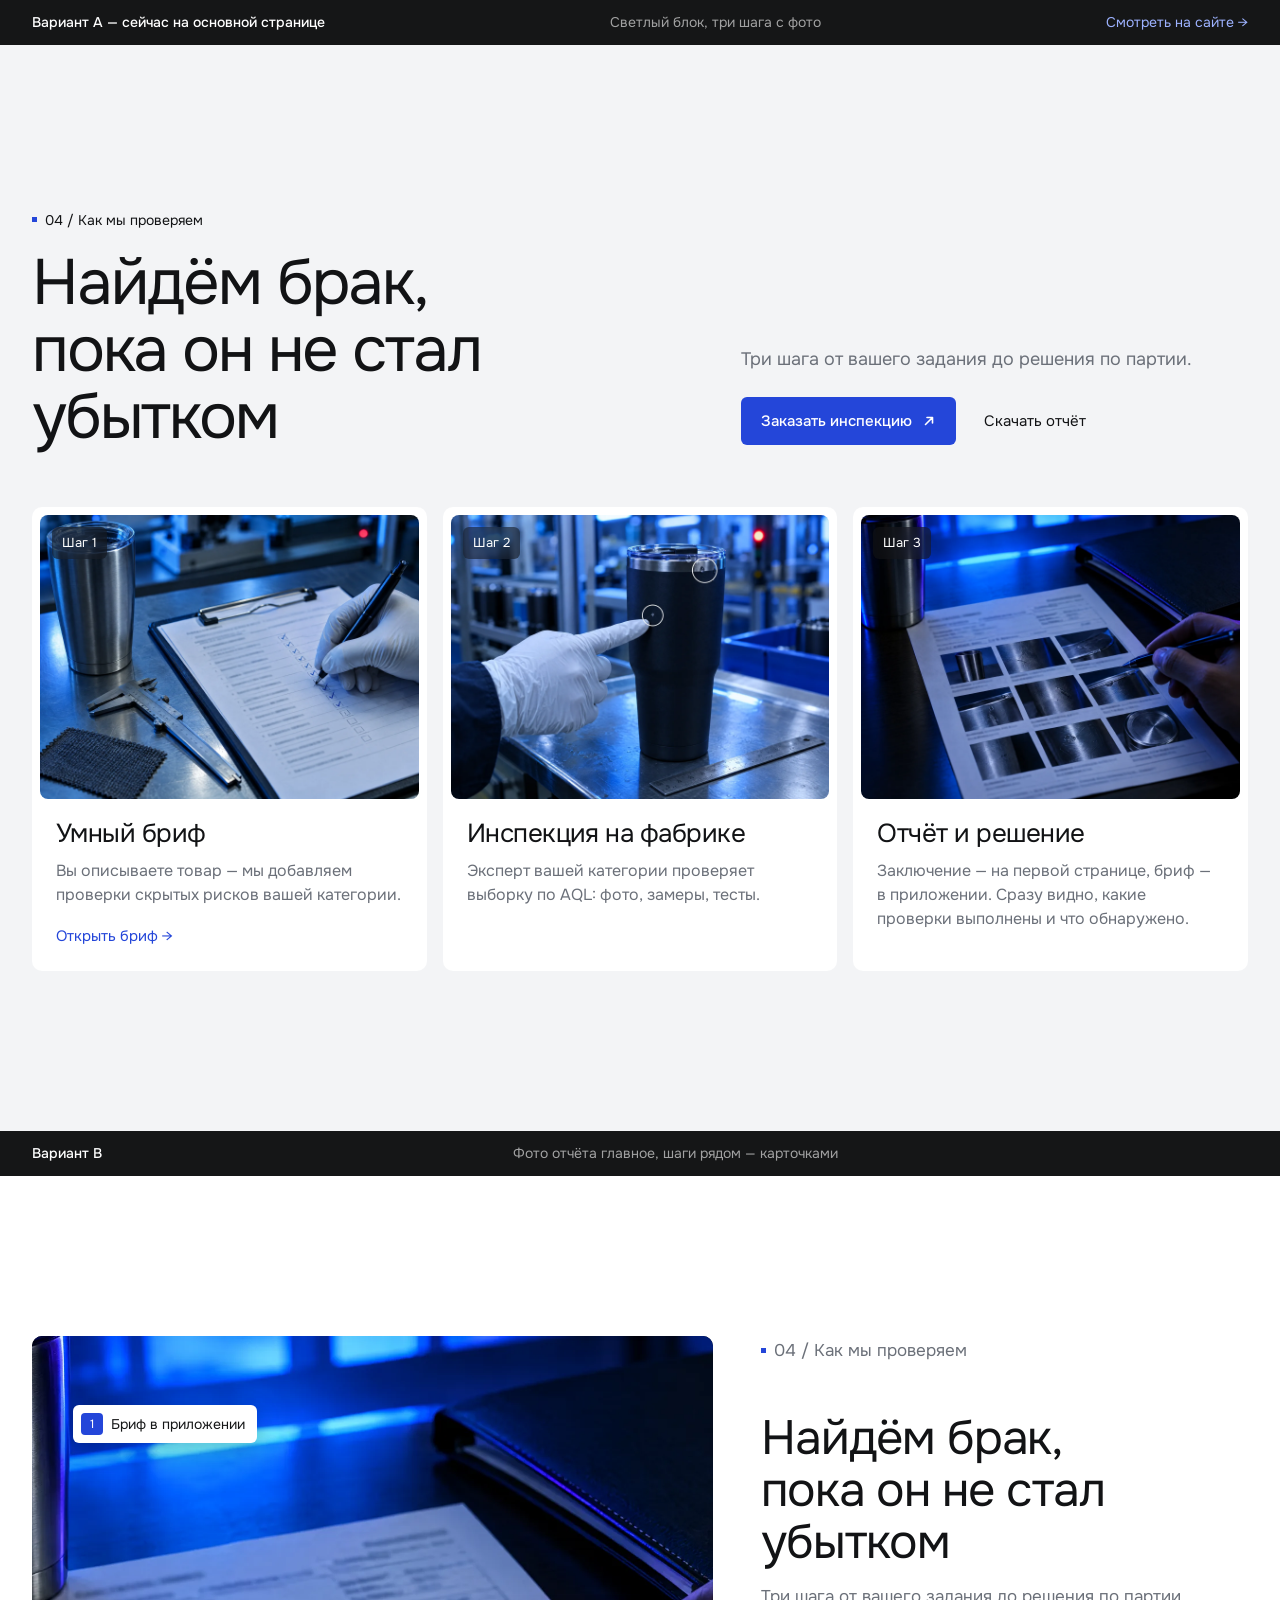
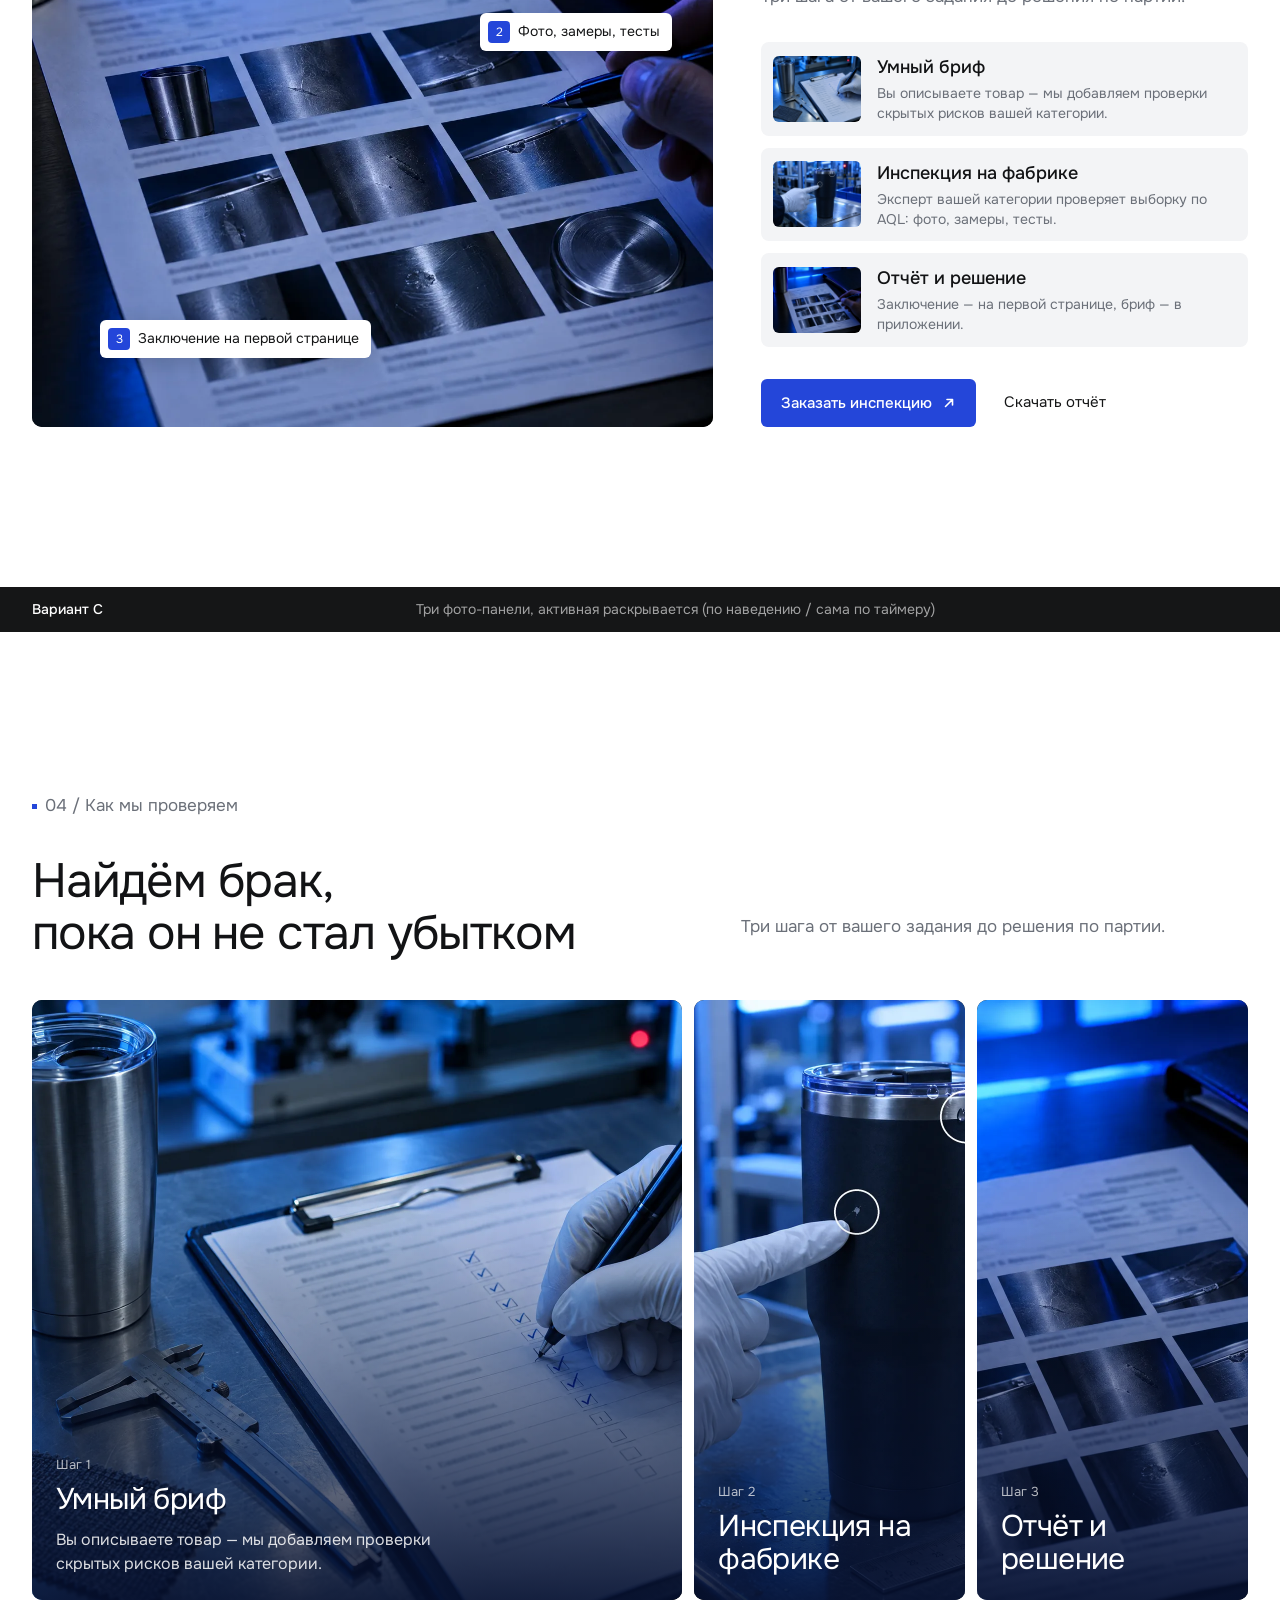
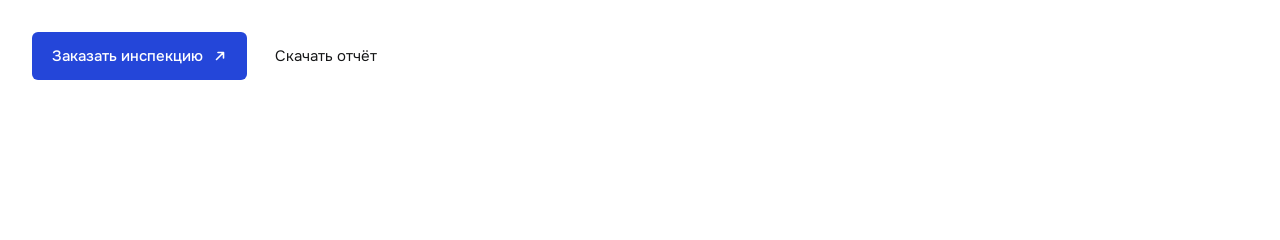
<file: variants-04.html>
<!doctype html>
<html lang="ru">
<head>
<meta charset="utf-8">
<meta name="viewport" content="width=device-width, initial-scale=1">
<meta name="robots" content="noindex,nofollow">
<title>hideliv qc — варианты экрана 04</title>
<link rel="icon" href="assets/favicon.svg" type="image/svg+xml">
<link href="https://fonts.googleapis.com/css2?family=Onest:wght@400;500;600;700&display=swap" rel="stylesheet">
<link rel="stylesheet" href="assets/style.css?v=36">
<style>
.vlabel{position:sticky;top:0;z-index:20;display:flex;align-items:center;justify-content:space-between;gap:16px;padding:12px var(--gutter);background:#151617;color:#fff;font-size:14px}
.vlabel b{font-weight:500}
.vlabel span{color:rgba(255,255,255,.6)}
.vlabel a{color:#9DB2FF;text-decoration:none;white-space:nowrap}

/* ---------- B: отчёт в центре, шаги вокруг ---------- */
.vb{padding:var(--sec) 0;background:#fff}
.vb-grid{display:grid;grid-template-columns:minmax(0,7fr) minmax(0,5fr);gap:48px;align-items:stretch}
.vb-photo{position:relative;border-radius:10px;overflow:hidden;min-height:560px;background:#111}
.vb-photo img{position:absolute;inset:0;width:100%;height:100%;object-fit:cover}
.vb-pin{position:absolute;display:flex;align-items:center;gap:8px;padding:8px 12px 8px 8px;border-radius:6px;background:#fff;font-size:14px;color:#151617;box-shadow:0 6px 24px rgba(0,0,0,.18)}
.vb-pin i{display:grid;place-items:center;width:22px;height:22px;border-radius:4px;background:#2446D9;color:#fff;font-style:normal;font-size:12px}
.vb-text h2{font-size:48px;line-height:1.08;font-weight:400;letter-spacing:-.025em;margin:20px 0 16px}
.vb-text>p{font-size:17px;color:var(--muted);margin-bottom:32px}
.vb-steps{display:flex;flex-direction:column;gap:12px;margin-bottom:32px}
.vb-step{display:grid;grid-template-columns:88px minmax(0,1fr);gap:16px;align-items:center;padding:12px;border-radius:8px;background:#F3F4F6}
.vb-step img{width:88px;height:66px;object-fit:cover;border-radius:6px}
.vb-step h3{font-size:18px;font-weight:500;margin-bottom:2px}
.vb-step p{font-size:14px;line-height:1.45;color:var(--muted)}
.vb-actions{display:flex;align-items:center;gap:28px}

/* ---------- C: три фото-панели, раскрываются ---------- */
.vc{padding:var(--sec) 0;background:#fff}
.vc-head{display:grid;grid-template-columns:minmax(0,1fr) minmax(0,41.6667%);align-items:end;margin-bottom:40px}
.vc-head h2{font-size:48px;line-height:1.08;font-weight:400;letter-spacing:-.025em;margin-top:20px}
.vc-head p{font-size:17px;color:var(--muted);margin-bottom:20px}
.vc-panels{display:flex;gap:12px;height:600px}
.vc-panel{position:relative;flex:1;min-width:0;border-radius:10px;overflow:hidden;background:#111;color:#fff;transition:flex-grow .6s var(--ease);cursor:default}
.vc-panel.is-open{flex-grow:2.4}
.vc-panel img{position:absolute;inset:0;width:100%;height:100%;object-fit:cover}
.vc-panel::after{content:"";position:absolute;inset:0;background:linear-gradient(180deg,rgba(6,16,46,0) 35%,rgba(6,16,46,.9) 100%)}
.vc-body{position:absolute;left:24px;right:24px;bottom:24px;z-index:1}
.vc-num{display:block;font-size:13px;color:rgba(255,255,255,.7);margin-bottom:8px}
.vc-body h3{font-size:30px;line-height:1.1;font-weight:400;letter-spacing:-.02em}
.vc-body p{max-width:420px;font-size:16px;line-height:1.5;color:rgba(255,255,255,.85);max-height:0;opacity:0;overflow:hidden;transition:max-height .5s var(--ease),opacity .4s,margin .4s}
.vc-panel.is-open .vc-body p{max-height:140px;opacity:1;margin-top:12px}
.vc-actions{display:flex;align-items:center;gap:28px;margin-top:32px}

@media (max-width:960px){
  .vb-grid,.vc-head{grid-template-columns:1fr;gap:24px}
  .vb-photo{min-height:0;aspect-ratio:4/3}
  .vb-text h2,.vc-head h2{font-size:34px}
  .vc-panels{flex-direction:column;height:auto}
  .vc-panel{flex:none;height:300px}
  .vc-panel .vc-body p{max-height:140px;opacity:1;margin-top:8px}
  .vb-actions,.vc-actions{flex-direction:column;align-items:stretch;gap:8px}
}
</style>
</head>
<body>

<div class="vlabel"><b>Вариант A — сейчас на основной странице</b><span>Светлый блок, три шага с фото</span><a href="./#screen-04">Смотреть на сайте →</a></div>
<section class="adv-sec" id="var-a" data-header="light" aria-labelledby="h4-title">
  <div class="container adv-wrap">
    <div class="adv-head">
      <div>
        <p class="tag"><i></i>04 / Как мы проверяем</p>
        <h2 id="h4-title" class="adv-title">Найдём брак,<br>пока он не стал убытком</h2>
      </div>
      <div class="adv-side">
        <p class="adv-intro">Три шага от вашего задания до решения по партии.</p>
        <div class="adv-actions">
          <a class="btn btn-blue" href="./#screen-08">Заказать инспекцию</a>
          <a class="adv-link" href="./#screen-04">Скачать отчёт</a>
        </div>
      </div>
    </div>
    <div class="adv-cards">
      <article class="adv-card">
        <figure class="adv-media"><img src="assets/img/rep-1.webp" alt="Инспектор отмечает пункты бумажного брифа на проверку термостакана" width="1600" height="1200" loading="lazy"><span class="adv-step">Шаг 1</span></figure>
        <div class="adv-body"><h3>Умный бриф</h3><p>Вы описываете товар — мы добавляем проверки скрытых рисков вашей категории.</p><a class="adv-more" href="./#screen-04">Открыть бриф →</a></div>
      </article>
      <article class="adv-card">
        <figure class="adv-media"><img src="assets/img/rep-2.webp" alt="Фото дефекта с фабрики: метки на сколе покрытия и протечке крышки" width="1600" height="1200" loading="lazy"><span class="adv-step">Шаг 2</span></figure>
        <div class="adv-body"><h3>Инспекция на фабрике</h3><p>Эксперт вашей категории проверяет выборку по AQL: фото, замеры, тесты.</p></div>
      </article>
      <article class="adv-card">
        <figure class="adv-media"><img src="assets/img/rep-3.webp" alt="Отчёт об инспекции партии с фото дефектов и заключением" width="1600" height="1200" loading="lazy"><span class="adv-step">Шаг 3</span></figure>
        <div class="adv-body"><h3>Отчёт и решение</h3><p>Заключение — на первой странице, бриф — в приложении. Сразу видно, какие проверки выполнены и что обнаружено.</p></div>
      </article>
    </div>
  </div>
</section>

<div class="vlabel"><b>Вариант B</b><span>Фото отчёта главное, шаги рядом — карточками</span><span></span></div>
<section class="vb">
  <div class="container vb-grid">
    <div class="vb-photo">
      <img src="assets/img/rep-3.webp" alt="Отчёт об инспекции партии с фото дефектов и заключением" width="1600" height="1200">
      <span class="vb-pin" style="left:6%;top:10%"><i>1</i>Бриф в приложении</span>
      <span class="vb-pin" style="right:6%;top:40%"><i>2</i>Фото, замеры, тесты</span>
      <span class="vb-pin" style="left:10%;bottom:10%"><i>3</i>Заключение на первой странице</span>
    </div>
    <div class="vb-text">
      <p class="tag"><i></i>04 / Как мы проверяем</p>
      <h2>Найдём брак,<br>пока он не стал убытком</h2>
      <p>Три шага от вашего задания до решения по партии.</p>
      <div class="vb-steps">
        <div class="vb-step"><img src="assets/img/rep-1.webp" alt=""><div><h3>Умный бриф</h3><p>Вы описываете товар — мы добавляем проверки скрытых рисков вашей категории.</p></div></div>
        <div class="vb-step"><img src="assets/img/rep-2.webp" alt=""><div><h3>Инспекция на фабрике</h3><p>Эксперт вашей категории проверяет выборку по AQL: фото, замеры, тесты.</p></div></div>
        <div class="vb-step"><img src="assets/img/rep-3.webp" alt=""><div><h3>Отчёт и решение</h3><p>Заключение — на первой странице, бриф — в приложении.</p></div></div>
      </div>
      <div class="vb-actions"><a class="btn btn-blue" href="./#screen-08">Заказать инспекцию</a><a class="rep-link" href="./#screen-04">Скачать отчёт</a></div>
    </div>
  </div>
</section>

<div class="vlabel"><b>Вариант C</b><span>Три фото-панели, активная раскрывается (по наведению / сама по таймеру)</span><span></span></div>
<section class="vc">
  <div class="container">
    <div class="vc-head">
      <div><p class="tag"><i></i>04 / Как мы проверяем</p><h2>Найдём брак,<br>пока он не стал убытком</h2></div>
      <p>Три шага от вашего задания до решения по партии.</p>
    </div>
    <div class="vc-panels">
      <article class="vc-panel is-open"><img src="assets/img/rep-1.webp" alt="Инспектор отмечает пункты брифа"><div class="vc-body"><span class="vc-num">Шаг 1</span><h3>Умный бриф</h3><p>Вы описываете товар — мы добавляем проверки скрытых рисков вашей категории.</p></div></article>
      <article class="vc-panel"><img src="assets/img/rep-2.webp" alt="Фото дефекта с фабрики"><div class="vc-body"><span class="vc-num">Шаг 2</span><h3>Инспекция на фабрике</h3><p>Эксперт вашей категории проверяет выборку по AQL: фото, замеры, тесты.</p></div></article>
      <article class="vc-panel"><img src="assets/img/rep-3.webp" alt="Отчёт об инспекции"><div class="vc-body"><span class="vc-num">Шаг 3</span><h3>Отчёт и решение</h3><p>Заключение — на первой странице, бриф — в приложении. Сразу видно, какие проверки выполнены и что обнаружено.</p></div></article>
    </div>
    <div class="vc-actions"><a class="btn btn-blue" href="./#screen-08">Заказать инспекцию</a><a class="rep-link" href="./#screen-04">Скачать отчёт</a></div>
  </div>
</section>

<script>
(() => {
  const ps = [...document.querySelectorAll('.vc-panel')]; let i = 0, hold = false;
  const open = k => { i = k; ps.forEach((p, j) => p.classList.toggle('is-open', j === k)); };
  ps.forEach((p, k) => { p.addEventListener('mouseenter', () => { hold = true; open(k); }); p.addEventListener('mouseleave', () => hold = false); });
  if (!matchMedia('(prefers-reduced-motion: reduce)').matches) setInterval(() => { if (!hold) open((i + 1) % ps.length); }, 4000);
})();
</script>
</body>
</html>
</file>
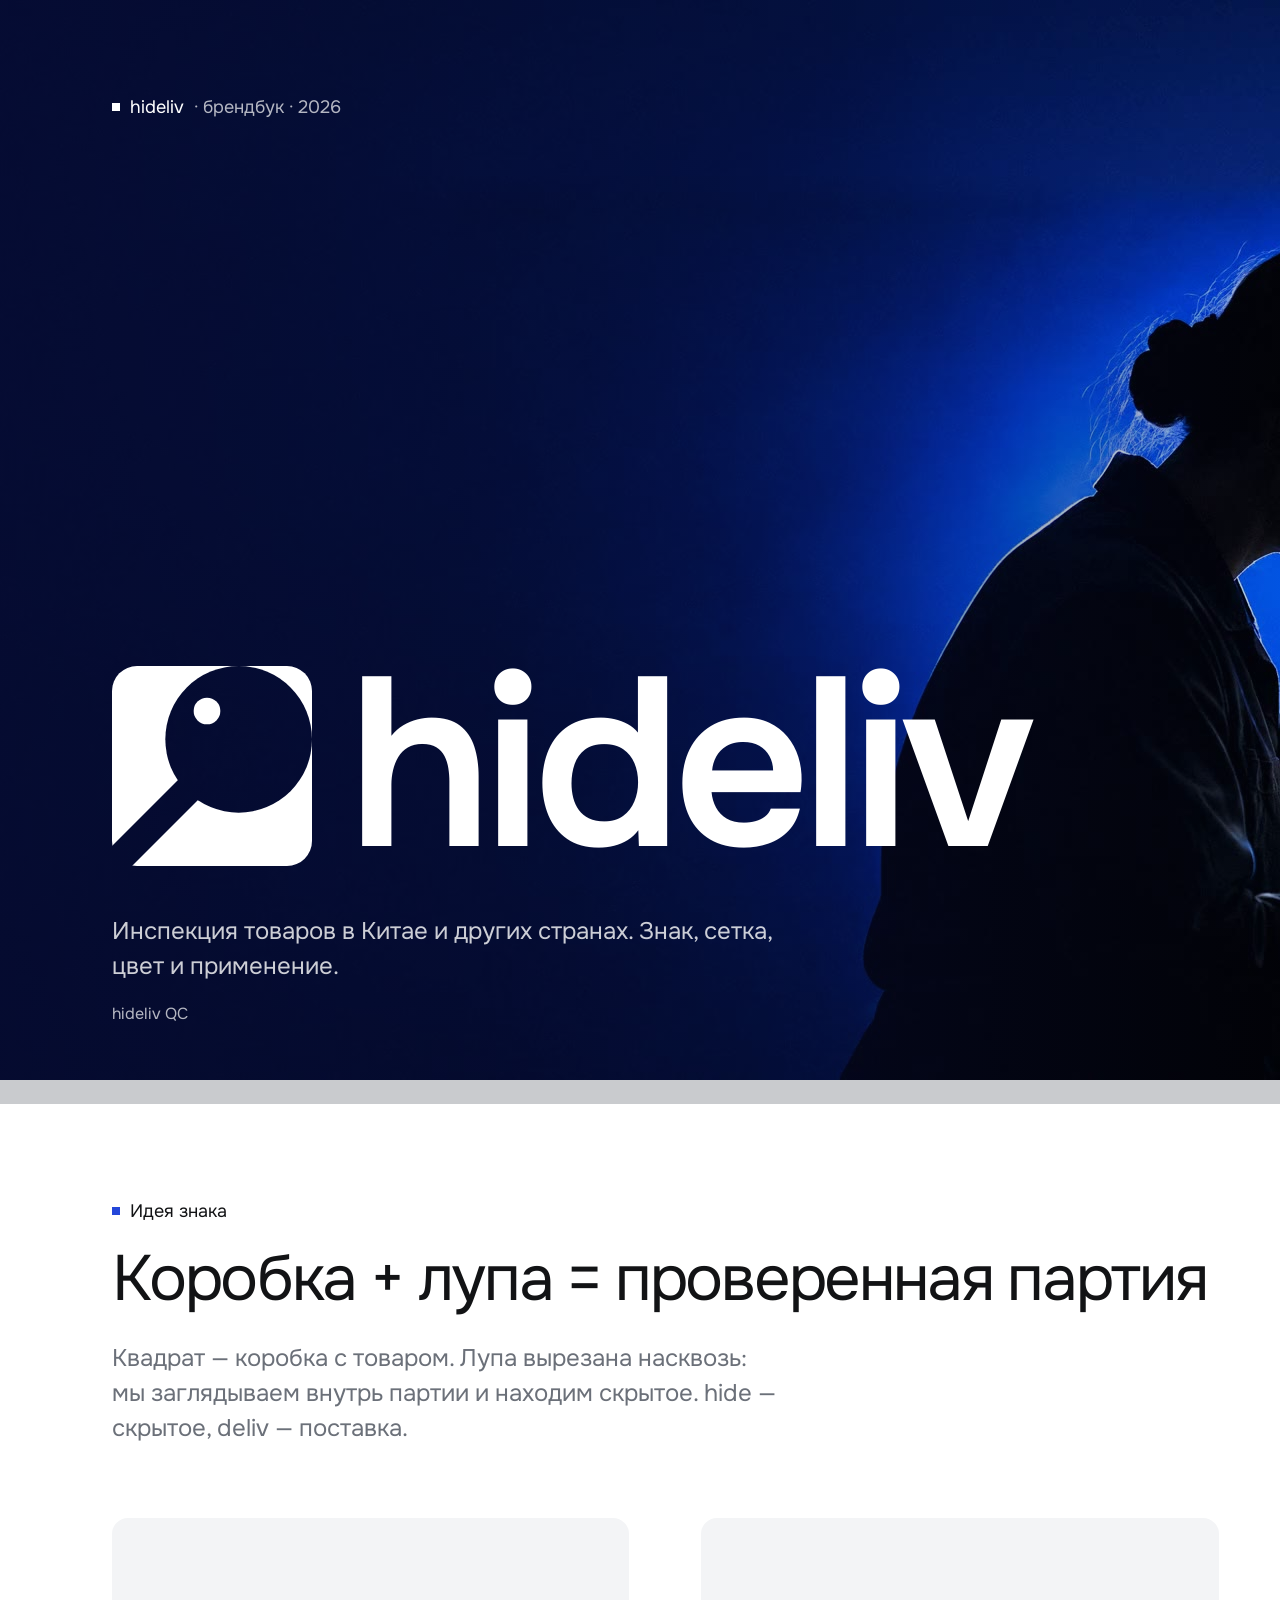
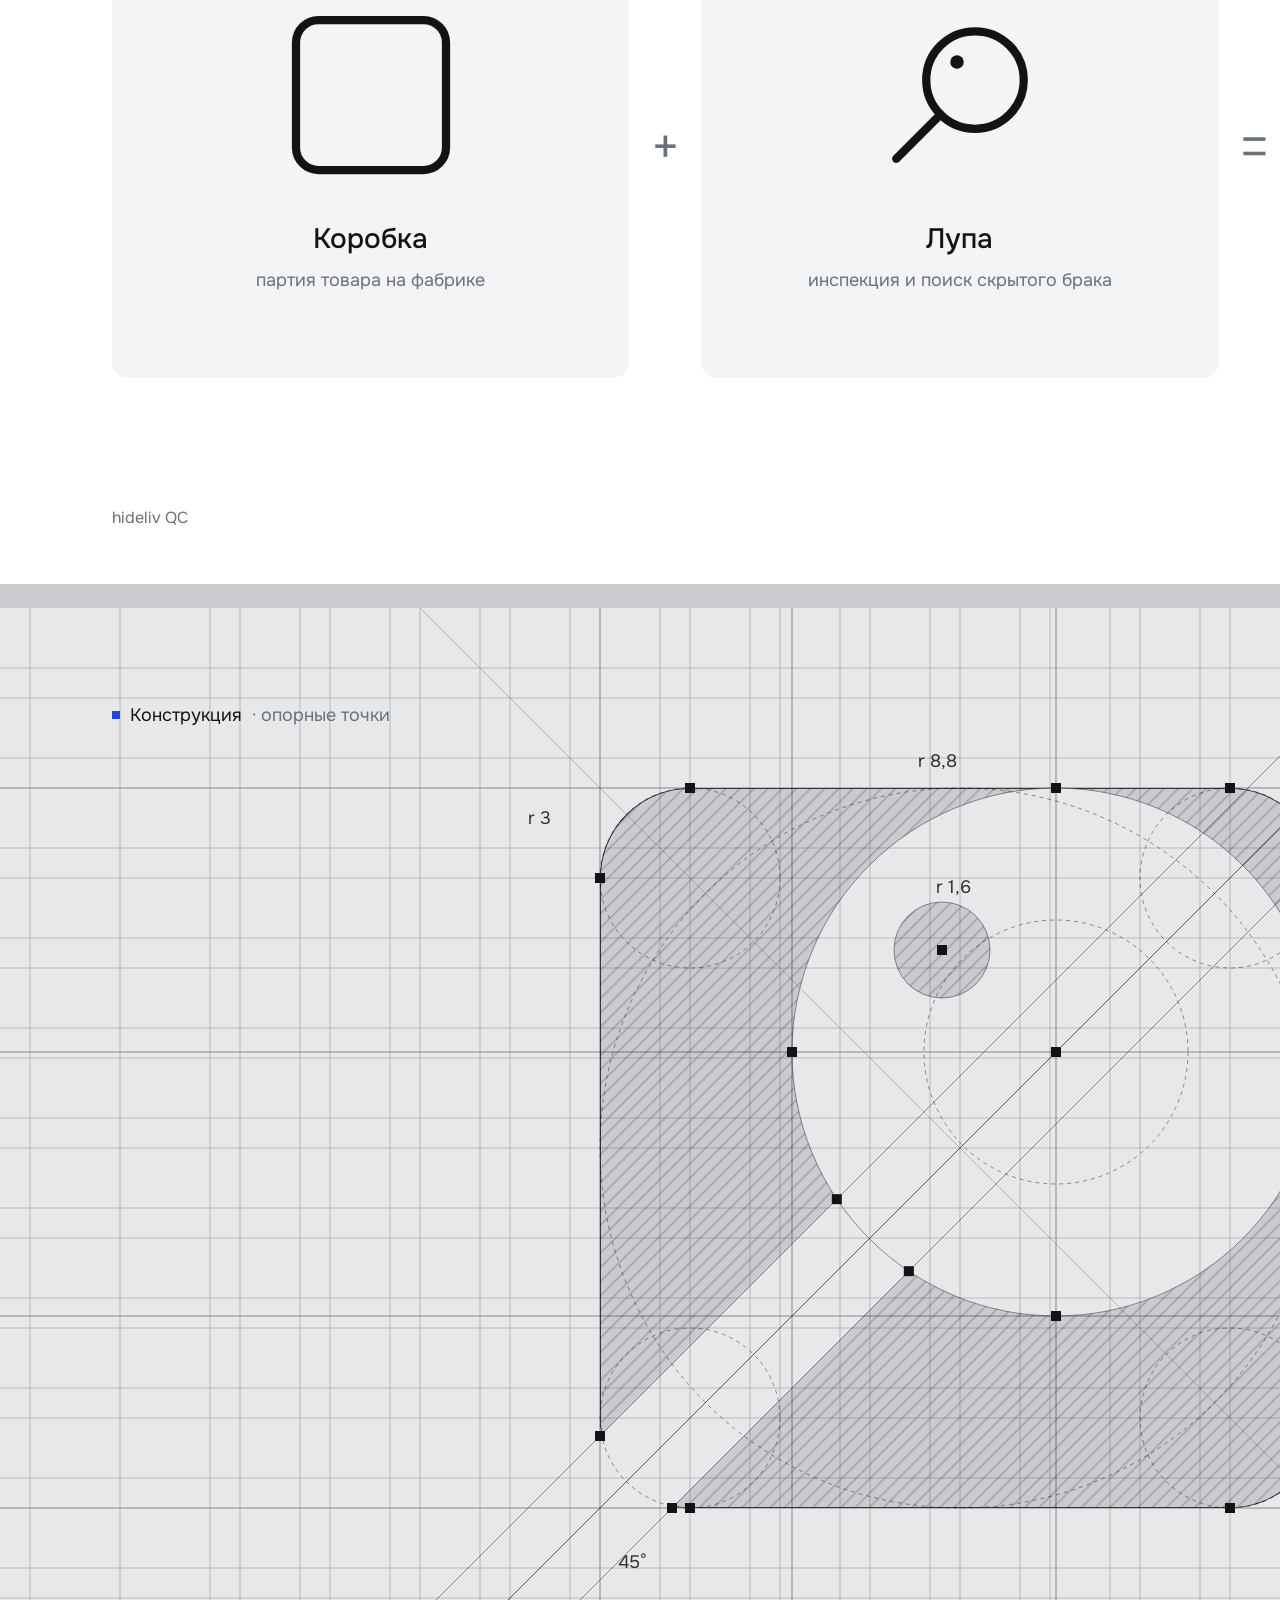
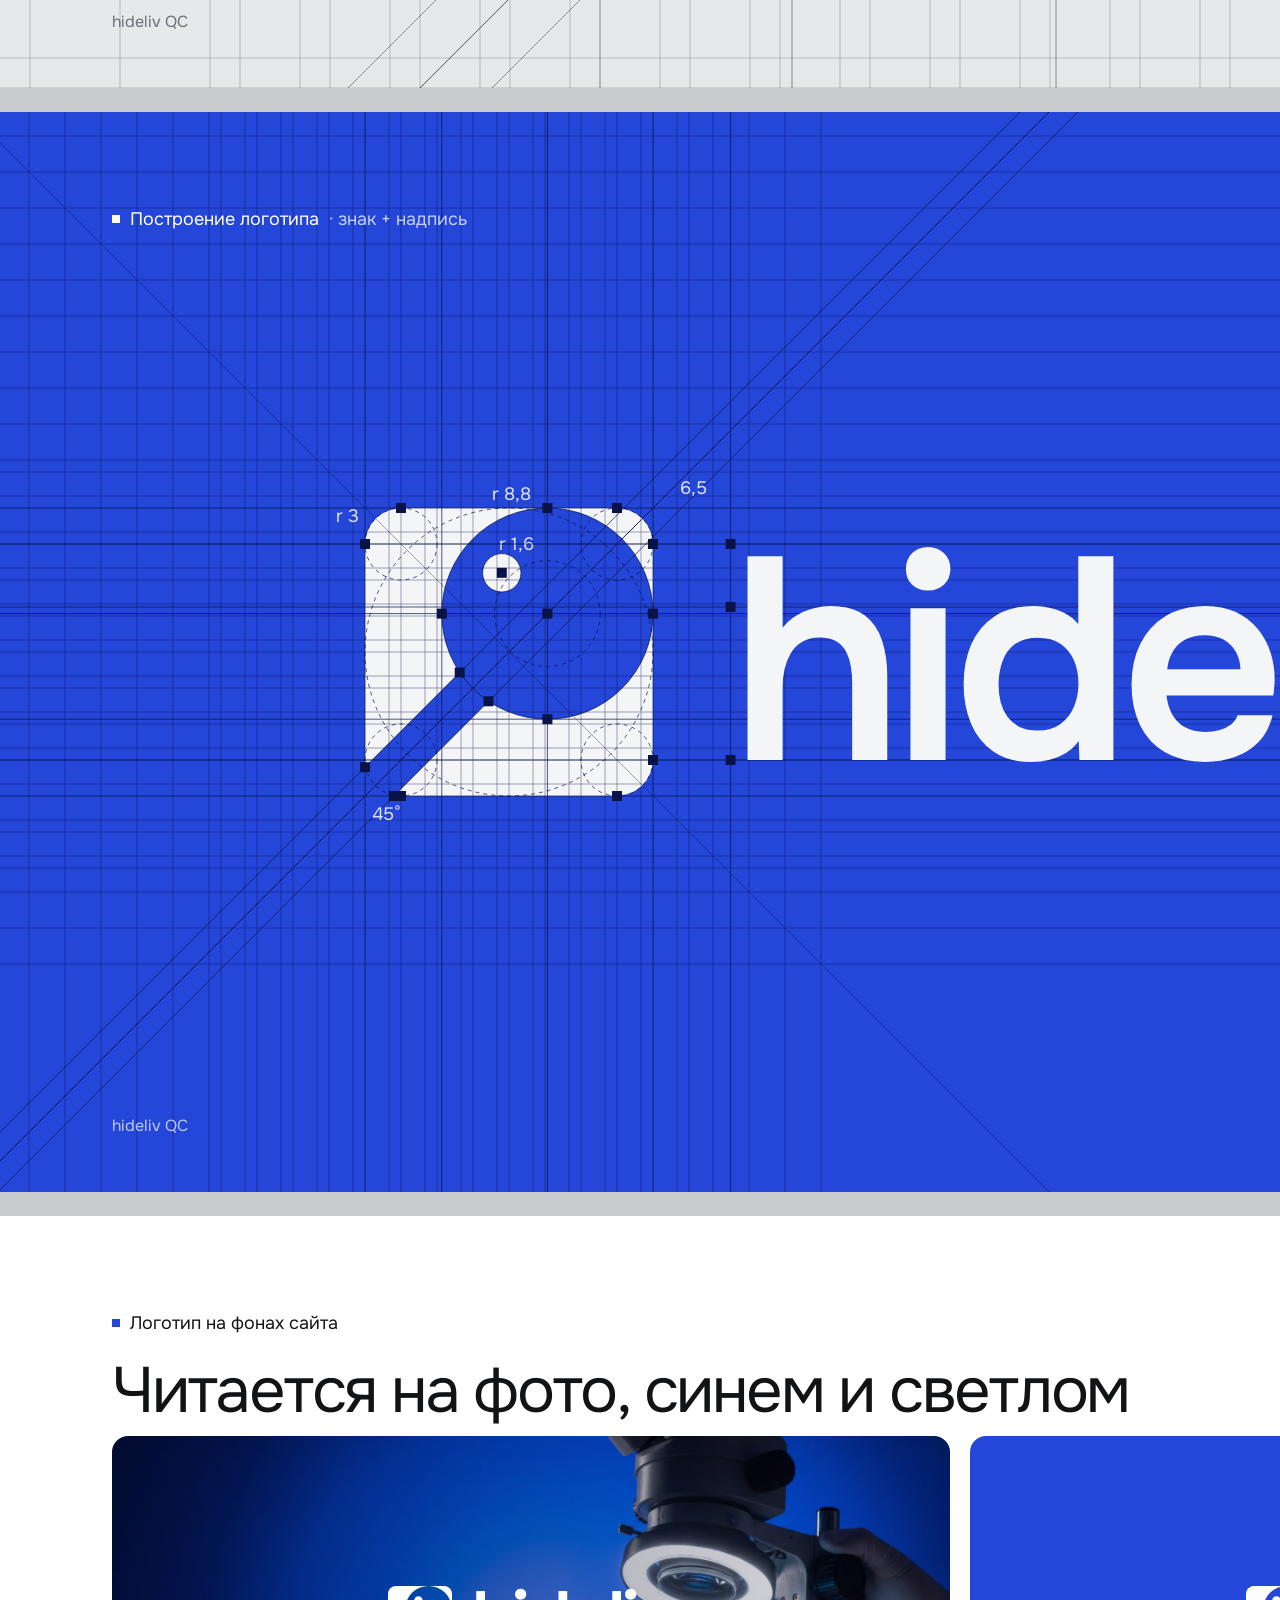
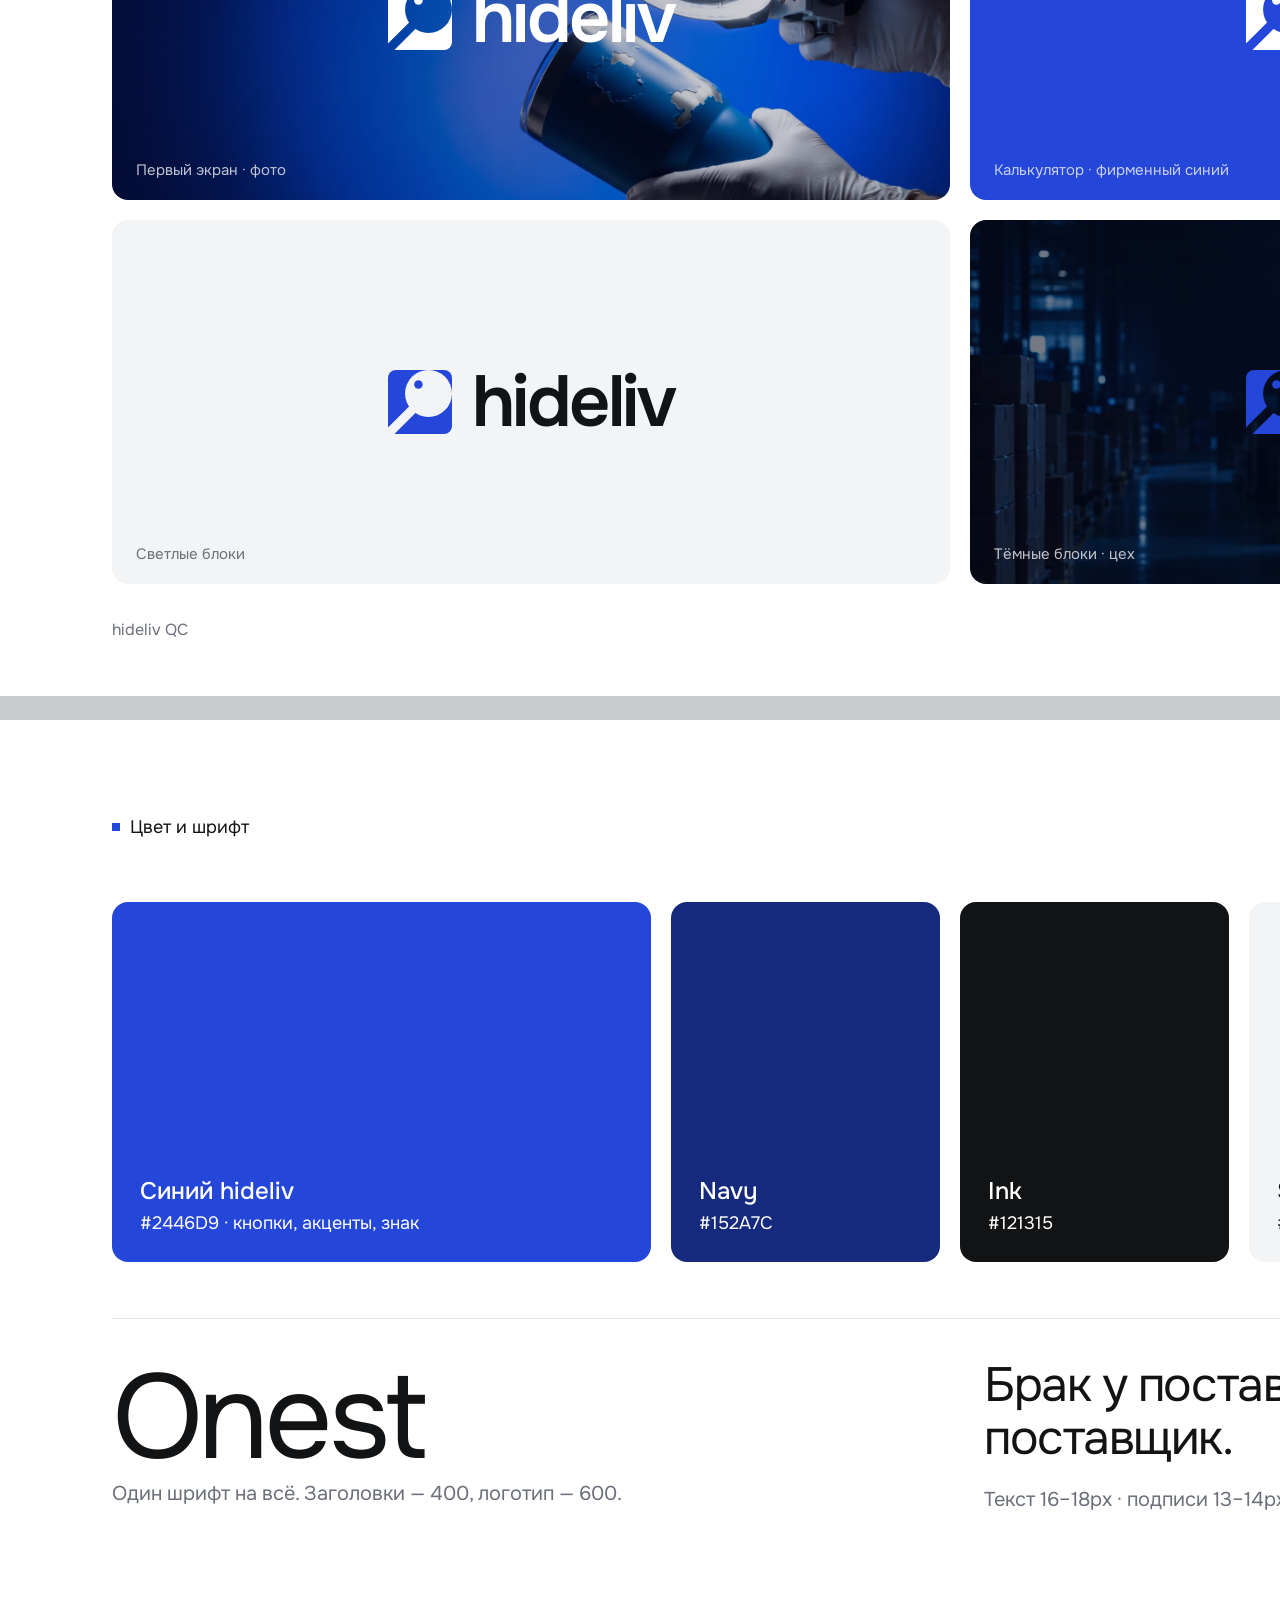
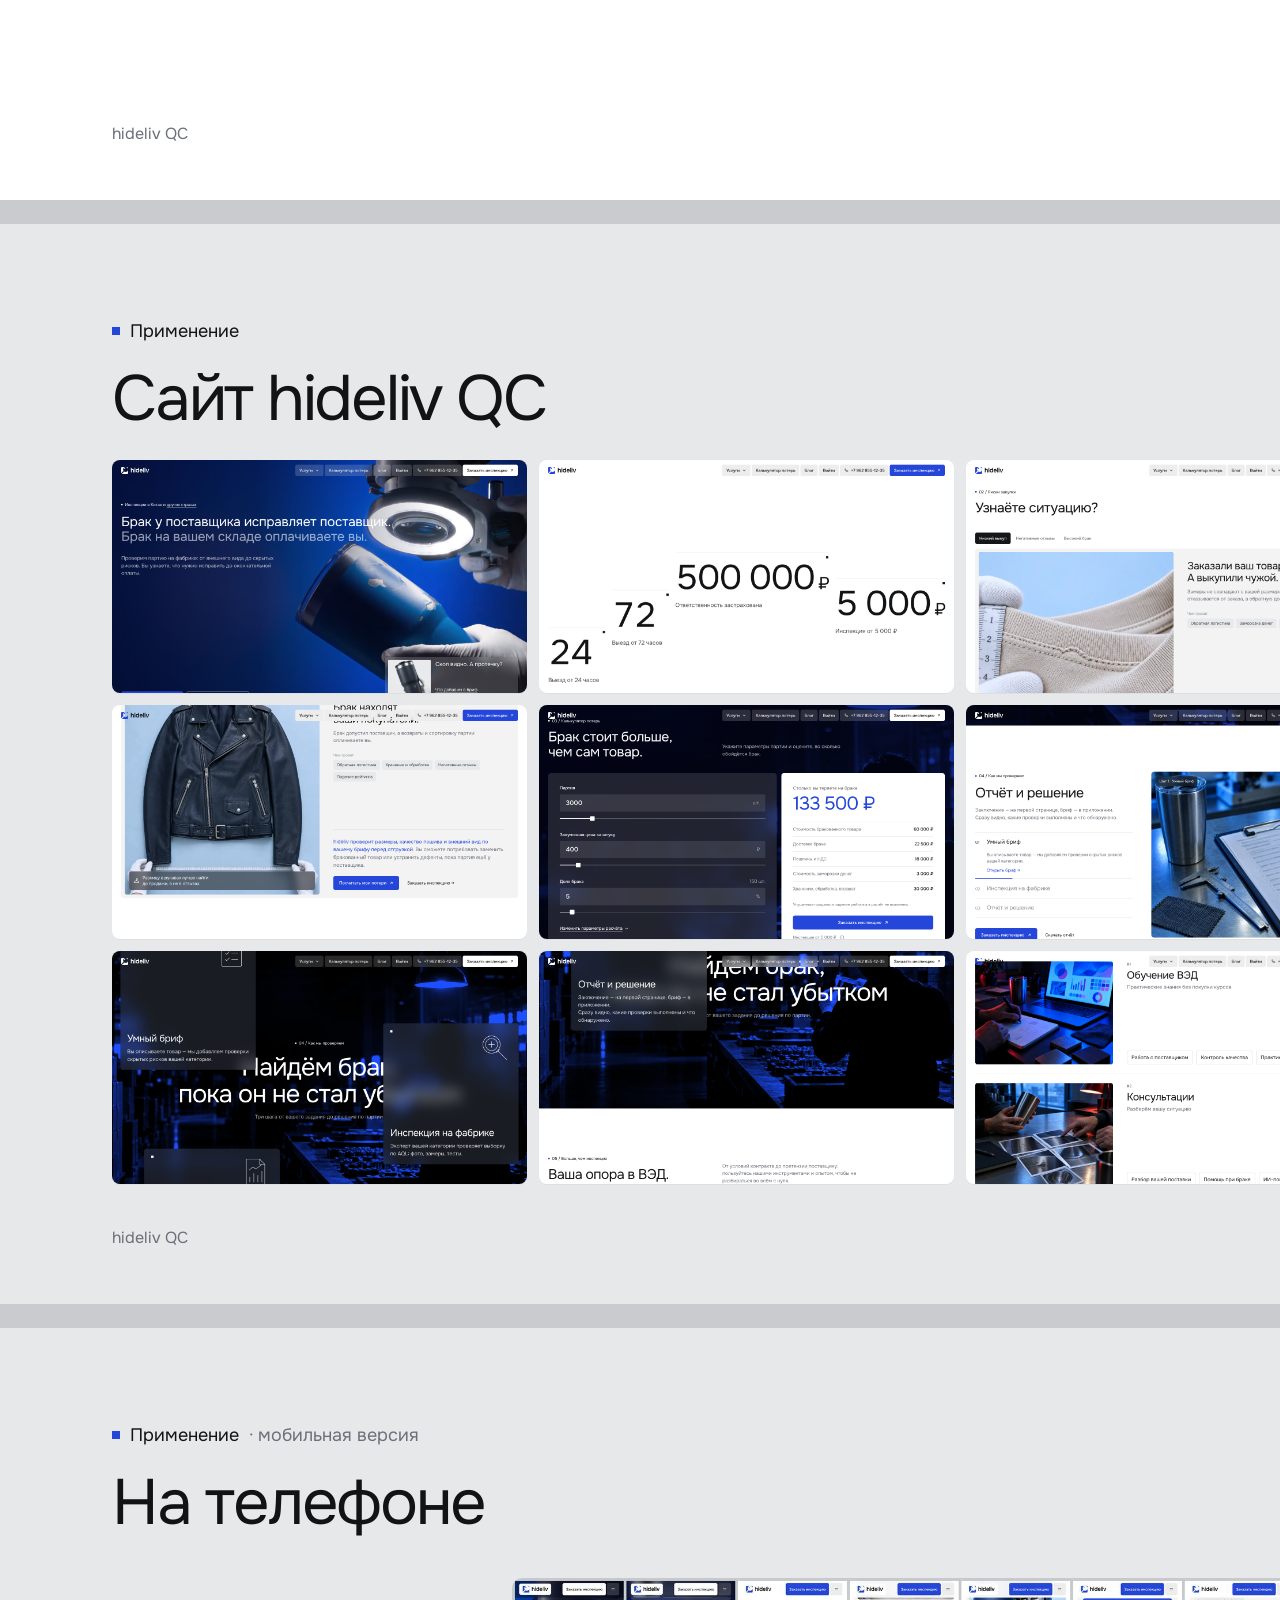
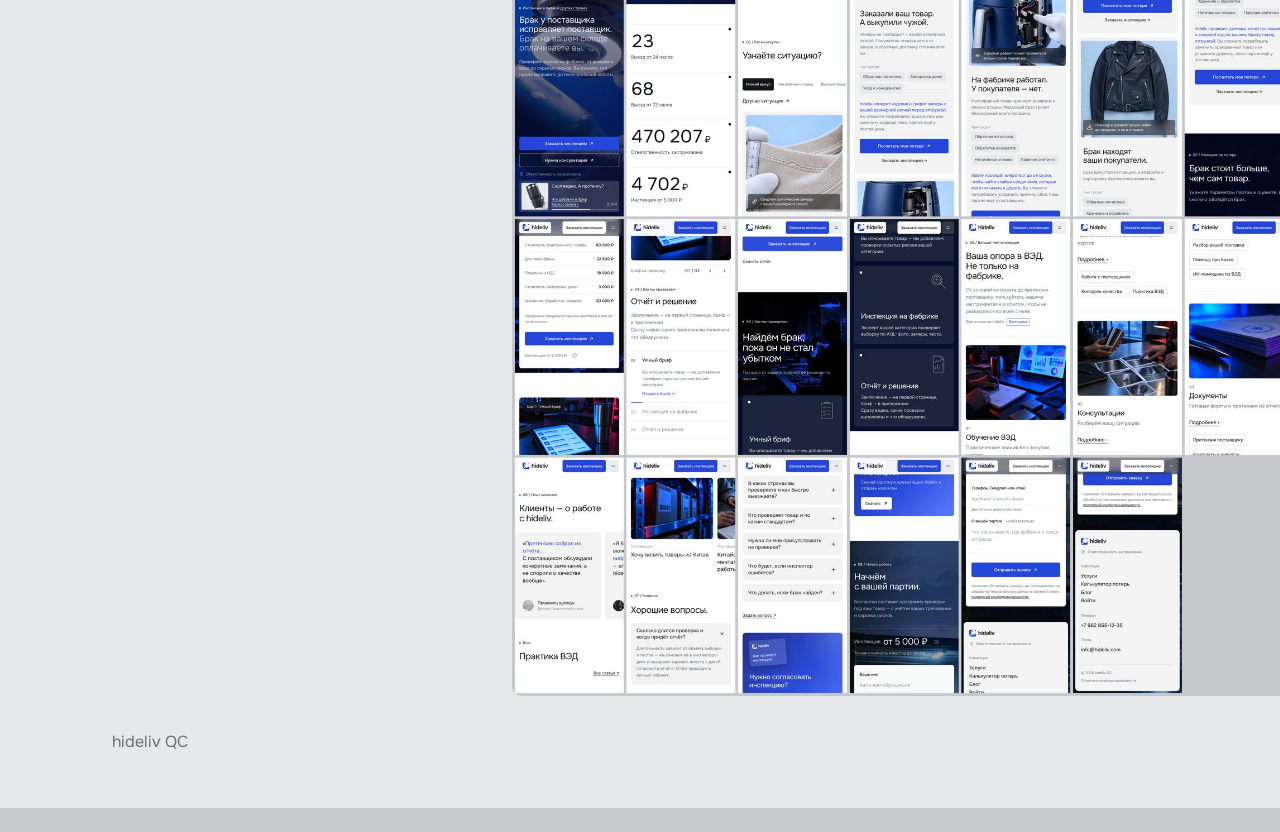
<file: _logo/brandbook.html>
<!doctype html>
<html lang="ru">
<head>
<meta charset="utf-8">
<title>hideliv — брендбук</title>
<link rel="stylesheet" href="https://fonts.googleapis.com/css2?family=Onest:wght@400;500;600&display=swap">
<style>
/* Мини-брендбук hideliv: знак, построение по сетке, логотип на фонах сайта, цвет и шрифт.
   Каждая .page — отдельный слайд 1920×1080, рендерится в PNG. */
:root{--blue:#2446D9;--navy:#152A7C;--ink:#121315;--muted:#6B7079;--line:#E3E4E7;--soft:#F3F4F6;--deep:#0E0F11}
*{box-sizing:border-box;margin:0}
body{background:#C9CBCE;font-family:Onest,sans-serif;color:var(--ink)}
.page{width:1920px;height:1080px;position:relative;overflow:hidden;background:#fff;margin:0 auto 24px;padding:96px 112px}
.mk{display:flex;align-items:center;gap:10px;font-size:18px;color:var(--muted)}
.mk::before{content:"";width:8px;height:8px;background:var(--blue)}
.mk b{color:var(--ink);font-weight:400}
h1{font-weight:400;font-size:96px;letter-spacing:-.04em;line-height:1}
h2{font-weight:400;font-size:64px;letter-spacing:-.035em;line-height:1.05;margin-top:24px}
.lead{margin-top:28px;font-size:24px;line-height:1.45;color:var(--muted);max-width:44ch}
.foot{position:absolute;left:112px;right:112px;bottom:56px;display:flex;justify-content:space-between;font-size:16px;color:var(--muted)}
.mark svg{display:block}
.lock{display:flex;align-items:center}
.lock span{font-weight:600;letter-spacing:-.035em;line-height:1}

/* 1 обложка */
.cover{background:linear-gradient(90deg,rgba(6,12,52,.82) 0%,rgba(6,12,52,.45) 45%,rgba(6,12,52,0) 75%),url(../assets/video/hero-woman-poster.jpg) right center/cover,var(--blue);color:#fff;display:flex;flex-direction:column;justify-content:space-between}
.cover .mk{color:rgba(255,255,255,.7)}.cover .mk::before{background:#fff}.cover .mk b{color:#fff}
.cover .foot{color:rgba(255,255,255,.7)}

/* 2 идея */
.eq{display:grid;grid-template-columns:1fr 72px 1fr 72px 1fr;align-items:center;margin-top:72px}
.cell{background:var(--soft);border-radius:16px;height:460px;display:flex;flex-direction:column;align-items:center;justify-content:center;gap:36px}
.cell b{font-weight:500;font-size:28px}
.cell small{font-size:18px;color:var(--muted);margin-top:-24px}
.cell.res{background:var(--blue);color:#fff}.cell.res small{color:rgba(255,255,255,.75)}
.op{text-align:center;font-size:56px;color:var(--muted);font-weight:300}

/* 3 сетка */
.gridwrap{display:grid;grid-template-columns:620px 1fr;gap:96px;margin-top:56px;align-items:center}
.construct{position:relative;width:620px;height:620px;background:var(--soft);border-radius:16px}
.notes{display:flex;flex-direction:column;gap:28px}
.notes div{border-top:1px solid var(--line);padding-top:20px;font-size:20px;line-height:1.45;color:var(--muted)}
.notes b{display:block;color:var(--ink);font-weight:500;font-size:22px;margin-bottom:6px}
.notes i{font-style:normal;color:var(--blue)}

/* 4 логотип на фонах сайта */
.bgs{display:grid;grid-template-columns:1fr 1fr;grid-template-rows:1fr 1fr;gap:20px;position:absolute;inset:220px 112px 112px}
.bg{border-radius:16px;position:relative;overflow:hidden;display:flex;align-items:center;justify-content:center;background-size:cover;background-position:center}
.bg::after{content:attr(data-n);position:absolute;left:24px;bottom:20px;font-size:15px;color:rgba(255,255,255,.75)}
.bg.light::after{color:var(--muted)}
.bg .lock span{font-size:72px}

/* 5 цвет + шрифт */
.sw{display:grid;grid-template-columns:2fr 1fr 1fr 1fr 1fr;gap:20px;margin-top:64px;height:360px}
.sw div{border-radius:16px;padding:28px;display:flex;flex-direction:column;justify-content:flex-end;font-size:18px}
.sw b{font-weight:500;font-size:24px;margin-bottom:6px}
.type{display:grid;grid-template-columns:1fr 1fr;gap:48px;margin-top:56px;border-top:1px solid var(--line);padding-top:40px}
.type .big{font-size:120px;letter-spacing:-.04em;line-height:1}
.type p{font-size:20px;color:var(--muted);line-height:1.5}

/* 6 применение */
.apps{display:grid;grid-template-columns:1.6fr 1fr;gap:20px;position:absolute;inset:220px 112px 112px}
.shot{border-radius:16px;overflow:hidden;background:var(--soft)}
.shot img{width:100%;height:100%;object-fit:cover;object-position:left top;display:block}
.stack{display:grid;grid-template-rows:1fr 1fr;gap:20px}
.card{border-radius:16px;display:flex;align-items:center;justify-content:center}

/* построение: на всю страницу */
.cons-blue{background:#2446D9;color:#fff;padding:0}
.cons-grey{background:#E7E8EA;padding:0}
.cons-svg{position:absolute;inset:0}
.cons-txt{position:absolute;left:112px;top:96px;width:620px}
.cons-blue .mk{color:rgba(255,255,255,.75)}.cons-blue .mk::before{background:#fff}.cons-blue .mk b{color:#fff}
.cons-blue h2{color:#fff}
.cons-txt ul{list-style:none;padding:0;margin-top:48px;display:flex;flex-direction:column;gap:0}
.cons-txt li{border-top:1px solid rgba(255,255,255,.25);padding:18px 0;font-size:20px;color:rgba(255,255,255,.75)}
.cons-txt li b{color:#fff;font-weight:500;margin-right:12px}
.cons-blue .foot{color:rgba(255,255,255,.7)}

.apps-page{background:#E7E8EA}
.screens{position:absolute;left:112px;right:112px;top:236px;bottom:110px;display:block;overflow:hidden}
.msheet{position:absolute;left:112px;right:112px;top:250px;bottom:112px;display:flex;justify-content:center}
.msheet img{height:100%;width:auto;border-radius:10px;display:block}
.sgrid{display:grid;grid-template-columns:repeat(4,1fr);grid-auto-rows:min-content;gap:12px;align-content:start}
.sgrid img{width:100%;aspect-ratio:16/9;object-fit:cover;object-position:top;border-radius:8px;display:block;box-shadow:0 1px 0 rgba(0,0,0,.04)}
.phones{display:flex;gap:16px;align-items:center;justify-content:center}
.phone{width:160px;aspect-ratio:390/844;border-radius:26px;background:#121315;padding:6px;box-shadow:0 18px 40px rgba(12,20,60,.18)}
.phone:nth-child(2){transform:translateY(-28px)}
.phone img{width:100%;height:100%;object-fit:cover;object-position:top;border-radius:20px;display:block}
</style>
</head>
<body>
<template id="mk"><svg viewBox="0 0 24 24" xmlns="http://www.w3.org/2000/svg"><defs><mask id="M"><rect width="24" height="24" fill="#fff"/><g fill="#000"><circle cx="15.2" cy="8.8" r="8.8"/><path d="M16.4 10 14 7.6-1.2 22.8 1.2 25.2Z"/></g><circle cx="11.4" cy="5.4" r="1.6" fill="#fff"/></mask></defs><rect width="24" height="24" rx="3" fill="F" mask="url(#M)"/></svg></template>

<!-- 1 -->
<section class="page cover">
  <p class="mk"><b>hideliv</b> · брендбук · 2026</p>
  <div><div class="lock" style="gap:36px" data-mark="#fff" data-size="200"><span style="font-size:240px">hideliv</span></div>
    <p class="lead" style="color:rgba(255,255,255,.8)">Инспекция товаров в&nbsp;Китае и&nbsp;других странах. Знак, сетка, цвет и&nbsp;применение.</p></div>
  <div class="foot"><span>hideliv QC</span><span>01</span></div>
</section>

<!-- 2 -->
<section class="page">
  <p class="mk"><b>Идея знака</b></p>
  <h2>Коробка + лупа = проверенная партия</h2>
  <p class="lead">Квадрат — коробка с&nbsp;товаром. Лупа вырезана насквозь: мы&nbsp;заглядываем внутрь партии и&nbsp;находим скрытое. hide — скрытое, deliv — поставка.</p>
  <div class="eq">
    <div class="cell"><svg width="180" height="180" viewBox="0 0 24 24"><rect x="2" y="2" width="20" height="20" rx="3" fill="none" stroke="#121315" stroke-width="1.1"/></svg><b>Коробка</b><small>партия товара на фабрике</small></div>
    <div class="op">+</div>
    <div class="cell"><svg width="180" height="180" viewBox="0 0 24 24"><circle cx="14" cy="10" r="6.5" fill="none" stroke="#121315" stroke-width="1.1"/><path d="M9.4 14.6 3.5 20.5" stroke="#121315" stroke-width="1.1" stroke-linecap="round"/><circle cx="11.6" cy="7.6" r=".9" fill="#121315"/></svg><b>Лупа</b><small>инспекция и поиск скрытого брака</small></div>
    <div class="op">=</div>
    <div class="cell res"><span class="mark" data-mark="#fff" data-size="180"></span><b>hideliv</b><small>заглядываем в партию до оплаты</small></div>
  </div>
  <div class="foot"><span>hideliv QC</span><span>02</span></div>
</section>

<!-- 3 -->
<section class="page cons-grey">
  <svg class="cons-svg" id="consGrey" width="1920" height="1080"></svg>
  <div class="cons-txt">
    <p class="mk"><b>Конструкция</b> · опорные точки</p>
  </div>
  <div class="foot"><span>hideliv QC</span><span>03</span></div>
</section>

<!-- 3b -->
<section class="page cons-blue">
  <svg class="cons-svg" id="consBlue" width="1920" height="1080"></svg>
  <div class="cons-txt">
    <p class="mk"><b>Построение логотипа</b> · знак + надпись</p>
  </div>
  <div class="foot"><span>hideliv QC</span><span>04</span></div>
</section>

<!-- 4 -->
<section class="page">
  <p class="mk"><b>Логотип на фонах сайта</b></p>
  <h2>Читается на&nbsp;фото, синем и&nbsp;светлом</h2>
  <div class="bgs">
    <div class="bg" data-n="Первый экран · фото" style="background-image:linear-gradient(90deg,rgba(4,8,36,.55),rgba(4,8,36,.1)),url(../assets/img/hero-blue.webp)"><div class="lock" style="gap:20px" data-mark="#fff" data-size="64"><span style="color:#fff">hideliv</span></div></div>
    <div class="bg" data-n="Калькулятор · фирменный синий" style="background:var(--blue)"><div class="lock" style="gap:20px" data-mark="#fff" data-size="64"><span style="color:#fff">hideliv</span></div></div>
    <div class="bg light" data-n="Светлые блоки" style="background:var(--soft)"><div class="lock" style="gap:20px" data-mark="#2446D9" data-size="64"><span>hideliv</span></div></div>
    <div class="bg" data-n="Тёмные блоки · цех" style="background-image:linear-gradient(rgba(6,10,30,.55),rgba(6,10,30,.55)),url(../assets/img/qc-inspector-dark.webp)"><div class="lock" style="gap:20px" data-mark="#2446D9" data-size="64"><span style="color:#fff">hideliv</span></div></div>
  </div>
  <div class="foot"><span>hideliv QC</span><span>05</span></div>
</section>

<!-- 5 -->
<section class="page">
  <p class="mk"><b>Цвет и шрифт</b></p>
  <div class="sw">
    <div style="background:var(--blue);color:#fff"><b>Синий hideliv</b>#2446D9 · кнопки, акценты, знак</div>
    <div style="background:var(--navy);color:#fff"><b>Navy</b>#152A7C</div>
    <div style="background:var(--ink);color:#fff"><b>Ink</b>#121315</div>
    <div style="background:var(--soft)"><b>Soft</b>#F3F4F6</div>
    <div style="background:#fff;border:1px solid var(--line)"><b>White</b>#FFFFFF</div>
  </div>
  <div class="type">
    <div><div class="big">Onest</div><p>Один шрифт на всё. Заголовки — 400, логотип — 600.</p></div>
    <div><p style="font-size:48px;color:var(--ink);letter-spacing:-.03em;line-height:1.1">Брак у поставщика исправляет поставщик.</p><p style="margin-top:20px">Текст 16–18px · подписи 13–14px · кнопки 15px, радиус 6</p></div>
  </div>
  <div class="foot"><span>hideliv QC</span><span>06</span></div>
</section>

<!-- 6 -->
<section class="page apps-page">
  <p class="mk"><b>Применение</b></p>
  <h2>Сайт hideliv QC</h2>
  <div class="screens">
    <div class="sgrid"><img src="shots/d00.png" alt=""><img src="shots/d01.png" alt=""><img src="shots/d02.png" alt=""><img src="shots/d03.png" alt=""><img src="shots/d04.png" alt=""><img src="shots/d05.png" alt=""><img src="shots/d06.png" alt=""><img src="shots/d07.png" alt=""><img src="shots/d08.png" alt=""><img src="shots/d09.png" alt=""><img src="shots/d10.png" alt=""><img src="shots/d11.png" alt=""></div>
  </div>
  <div class="foot"><span>hideliv QC</span><span>07</span></div>
</section>

<!-- 8 -->
<section class="page apps-page">
  <p class="mk"><b>Применение</b> · мобильная версия</p>
  <h2>На телефоне</h2>
  <div class="msheet"><img src="shots/mobile-sheet.jpg" alt=""></div>
  <div class="foot"><span>hideliv QC</span><span>08</span></div>
</section>

<script>
// знак в каждый узел с data-mark: цвет квадрата и размер
const tpl = document.getElementById('mk').innerHTML;
let n = 0;
const mark = (fill, size) => tpl.replace(/id="M"/, `id="M${++n}"`).replace(/url\(#M\)/, `url(#M${n})`).replace('fill="F"', `fill="${fill}"`).replace('<svg ', `<svg width="${size}" height="${size}" `);
document.querySelectorAll('[data-mark]').forEach(el => {
  const html = mark(el.dataset.mark, el.dataset.size);
  if (el.classList.contains('lock')) el.insertAdjacentHTML('afterbegin', html); else el.innerHTML = html;
});

// построение во всю страницу: знак 24 ед., сетка и опорные точки в px
function construct(svgId, theme, opt = {}){
  const svg = document.getElementById(svgId), W = 1920, H = 1080, U = opt.U || 30;
  // надпись: ширина и высоты букв из canvas, чтобы сетка легла по реальным глифам
  let word = null;
  if (opt.word) {
    const fs = 24*U, c = document.createElement('canvas').getContext('2d');
    c.font = `600 ${fs}px Onest`; c.letterSpacing = `${-.035*fs}px`;
    const m = c.measureText('hideliv'), asc = m.actualBoundingBoxAscent, xh = c.measureText('x').actualBoundingBoxAscent;
    word = { fs, w: opt.w || m.width, asc, xh, gap: 14/52*fs };
  }
  const total = 24*U + (word ? word.gap + word.w : 0);
  const X0 = opt.center ? Math.round((W - total)/2) : 1080, Y0 = Math.round((H - 24*U)/2);
  const px = x => X0 + x*U, py = y => Y0 + y*U;
  const dark = theme === 'blue';
  const line = dark ? 'rgba(8,18,70,.38)' : 'rgba(18,19,21,.22)', key = dark ? 'rgba(8,18,70,.7)' : 'rgba(18,19,21,.45)';
  const pt = dark ? '#0A1347' : '#121315';
  let o = `<defs><pattern id="hatch" width="10" height="10" patternUnits="userSpaceOnUse" patternTransform="rotate(45)"><rect width="10" height="10" fill="#C9CBCF"/><line x1="0" y1="0" x2="0" y2="10" stroke="#9EA2A8" stroke-width="3"/></pattern>
    <mask id="mk-${svgId}"><rect x="${px(0)}" y="${py(0)}" width="${24*U}" height="${24*U}" rx="${3*U}" fill="#fff"/><g fill="#000"><circle cx="${px(15.2)}" cy="${py(8.8)}" r="${8.8*U}"/><path d="M${px(16.4)} ${py(10)} L${px(14)} ${py(7.6)} L${px(-1.2)} ${py(22.8)} L${px(1.2)} ${py(25.2)}Z"/></g><circle cx="${px(11.4)}" cy="${py(5.4)}" r="${1.6*U}" fill="#fff"/></mask></defs>`;
  // знак
  o += `<rect x="${px(0)}" y="${py(0)}" width="${24*U}" height="${24*U}" rx="${3*U}" fill="${dark ? '#F4F5F7' : 'url(#hatch)'}" mask="url(#mk-${svgId})"/>`;
  if (!dark) o += `<rect x="${px(0)}" y="${py(0)}" width="${24*U}" height="${24*U}" rx="${3*U}" fill="none" stroke="${pt}" stroke-width="1.5" mask="url(#mk-${svgId})"/>`;
  // сетка во всю страницу: шаг 3 ед. + ключевые линии
  const xs = new Set([0,3,6,6.4,9,12,15,15.2,18,21,24,27,-3,-6,-9,-12]), ys = new Set([0,3,6,8.8,9,12,15,17.6,18,21,24,-3,27,30]);
  for (let k = -40; k <= 40; k += 3) { xs.add(k); ys.add(k); }
  xs.forEach(x => { const X = px(x); if (X >= 0 && X <= W) o += `<line x1="${X}" y1="0" x2="${X}" y2="${H}" stroke="${[0,24,15.2,6.4].includes(x) ? key : line}" stroke-width="1"/>`; });
  ys.forEach(y => { const Y = py(y); if (Y >= 0 && Y <= H) o += `<line x1="0" y1="${Y}" x2="${W}" y2="${Y}" stroke="${[0,24,8.8,17.6].includes(y) ? key : line}" stroke-width="1"/>`; });
  // диагонали 45° по краям ручки и через центр линзы
  [[14,7.6],[16.4,10],[15.2,8.8],[24,0]].forEach(([x,y]) => { const a = px(x)+py(y); o += `<line x1="${a}" y1="0" x2="${a - H}" y2="${H}" stroke="${key}" stroke-width="1"/>`; });
  o += `<line x1="${px(0)-py(0)}" y1="0" x2="${px(0)-py(0)+H}" y2="${H}" stroke="${line}" stroke-width="1"/>`;
  // окружности построения
  const circ = (x,y,r,dash) => o += `<circle cx="${px(x)}" cy="${py(y)}" r="${r*U}" fill="none" stroke="${key}" stroke-width="1" ${dash ? 'stroke-dasharray="4 4"' : ''}/>`;
  circ(15.2,8.8,8.8); circ(11.4,5.4,1.6); circ(12,12,12,1); circ(15.2,8.8,4.4,1);
  [[3,3],[21,3],[3,21],[21,21]].forEach(([x,y]) => circ(x,y,3,1));
  // опорные точки
  const P = [[3,0],[21,0],[24,3],[24,21],[21,24],[3,24],[0,21.6],[2.4,24],[0,3],[15.2,0],[24,8.8],[6.4,8.8],[15.2,17.6],[15.2,8.8],[7.894,13.706],[10.294,16.106],[11.4,5.4]];
  P.forEach(([x,y]) => o += `<rect x="${px(x)-5}" y="${py(y)-5}" width="10" height="10" fill="${pt}"/>`);
  // размеры
  const lab = (x,y,t) => o += `<text x="${px(x)}" y="${py(y)}" font-family="Onest" font-size="18" fill="${dark ? '#fff' : '#121315'}" opacity=".85">${t}</text>`;
  lab(10.6,-0.7,'r 8,8'); lab(11.2,-1.9+5.4,'r 1,6'); lab(0.6,26,'45°'); lab(-2.4,1.2,'r 3');
  if (!word) lab(24.5,12.4,'24');
  if (word) {
    // надпись: базовая линия на уровне низа знака по центру высоты букв
    const L = px(24) + word.gap, R = L + word.w, base = py(12) + word.asc/2, top = base - word.asc, xt = base - word.xh;
    [L, R].forEach(X => o += `<line x1="${X}" y1="0" x2="${X}" y2="${H}" stroke="${key}" stroke-width="1"/>`);
    [base, top, xt].forEach(Y => o += `<line x1="0" y1="${Y}" x2="${W}" y2="${Y}" stroke="${key}" stroke-width="1"/>`);
    o += `<text x="${L}" y="${base}" font-family="Onest" font-weight="600" font-size="${word.fs}" letter-spacing="${-.035*word.fs}" fill="#F4F5F7" class="wm-text">hideliv</text>`;
    [[L,top],[R,top],[L,base],[R,base],[L,xt],[R,xt]].forEach(([x,y]) => o += `<rect x="${x-5}" y="${y-5}" width="10" height="10" fill="${pt}"/>`);
    const t = (x,y,s) => o += `<text x="${x}" y="${y}" font-family="Onest" font-size="18" fill="#fff" opacity=".85">${s}</text>`;
    t(R+16, base-6, 'базовая линия'); t(R+16, xt-6, 'высота строчных'); t(R+16, top-6, 'выносные');
    t((px(24)+L)/2-12, py(0)-14, `${(word.gap/U).toFixed(1).replace('.',',')}`);
  }
  svg.innerHTML = o;
  // второй проход: реальная ширина надписи из SVG, чтобы правая опорная линия легла по «v»
  if (word && !opt.w) construct(svgId, theme, { ...opt, w: svg.querySelector('.wm-text').getBBox().width });
}
document.fonts.ready.then(() => { construct('consGrey','grey',{center:true}); construct('consBlue','blue',{center:true,word:true,U:12}); });

// (старое построение)
if(document.getElementById('cons')){
const s = document.getElementById('cons');
let g = '';
for (let i = 0; i <= 24; i++) g += `<line x1="${i}" y1="0" x2="${i}" y2="24" stroke="#D5D8DE" stroke-width="${i % 6 ? .03 : .06}"/><line x1="0" y1="${i}" x2="24" y2="${i}" stroke="#D5D8DE" stroke-width="${i % 6 ? .03 : .06}"/>`;
s.innerHTML = mark('#2446D9', 24).replace(/<svg[^>]*>/, '<g>').replace('</svg>', '</g>') + g.replace(/#D5D8DE/g,'rgba(120,130,150,.45)') +
  `<circle cx="15.2" cy="8.8" r="8.8" fill="none" stroke="#E5484D" stroke-width=".08" stroke-dasharray=".3 .2"/>
   <line x1="15.2" y1="8.8" x2="0" y2="24" stroke="#E5484D" stroke-width=".08" stroke-dasharray=".3 .2"/>
   <circle cx="15.2" cy="8.8" r=".25" fill="#E5484D"/><circle cx="11.4" cy="5.4" r="1.6" fill="none" stroke="#E5484D" stroke-width=".08"/>
   <rect x="0" y="0" width="24" height="24" rx="3" fill="none" stroke="#E5484D" stroke-width=".08" stroke-dasharray=".3 .2"/>
   <text x="15.2" y="-.6" font-size=".9" fill="#E5484D" text-anchor="middle" font-family="Onest">r 8.8</text>
   <text x="24.4" y="12" font-size=".9" fill="#E5484D" font-family="Onest">24</text>
   <text x="3.2" y="19.4" font-size=".9" fill="#E5484D" font-family="Onest" transform="rotate(-45 3.2 19.4)">45°</text>`;
}
</script>
</body>
</html>
</file>
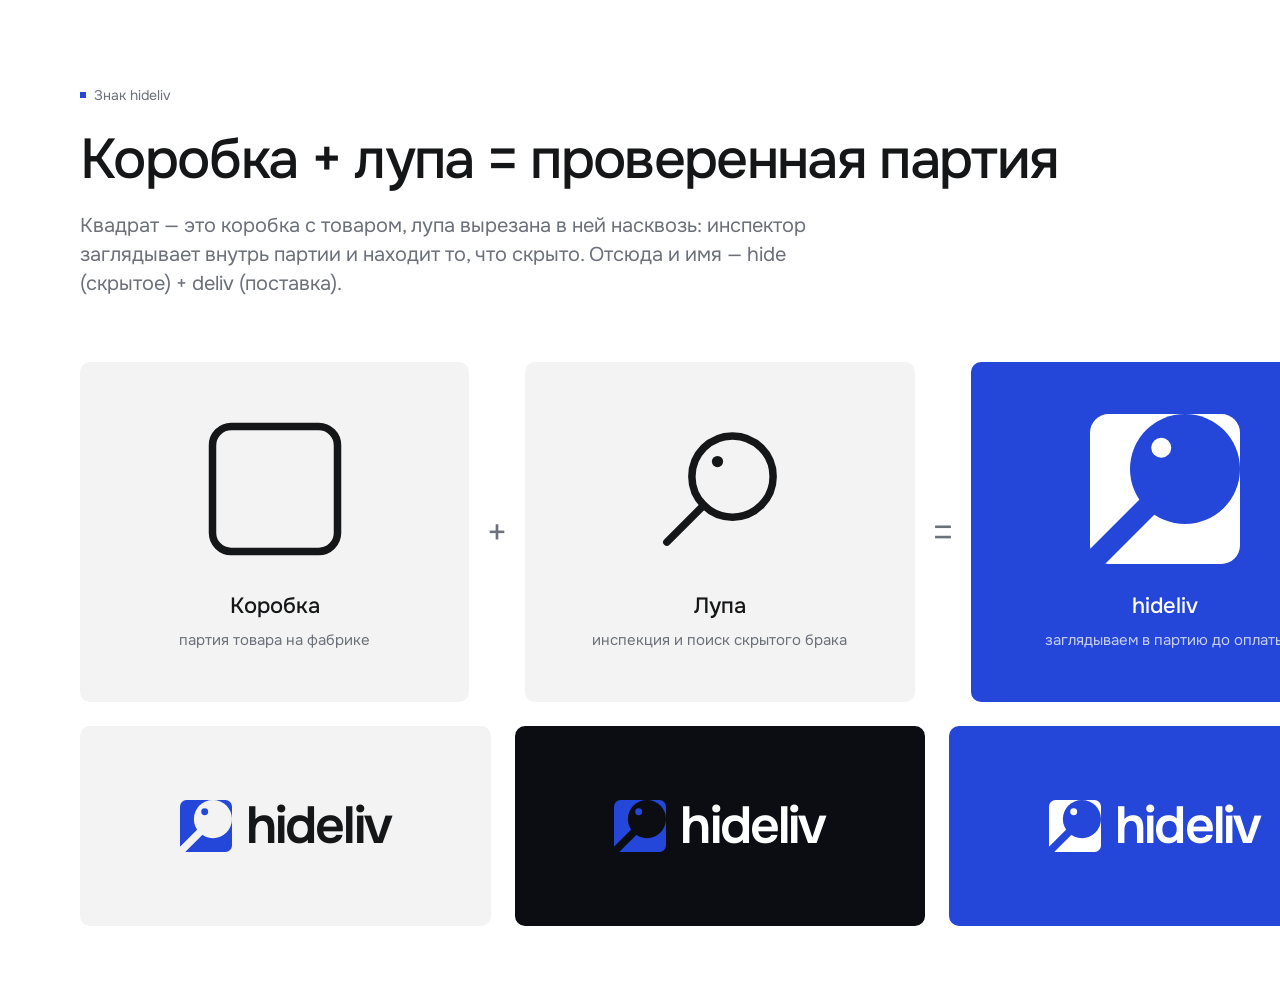
<file: _logo/concept.html>
<!doctype html>
<html lang="ru">
<head>
<meta charset="utf-8">
<title>hideliv — идея знака</title>
<link rel="stylesheet" href="https://fonts.googleapis.com/css2?family=Onest:wght@400;500;600&display=swap">
<style>
/* Объяснение знака hideliv: коробка + лупа = проверка товара до отгрузки */
:root{--blue:#2446D9;--ink:#151617;--grey:#6B7079;--line:#E4E4E4}
*{box-sizing:border-box}
body{margin:0;background:#fff;font-family:Onest,sans-serif;color:var(--ink)}
.page{width:1440px;padding:72px 80px}
.mark{font-size:14px;color:var(--grey);display:flex;align-items:center;gap:8px}
.mark::before{content:"";width:6px;height:6px;background:var(--blue)}
h1{margin:20px 0 0;font-weight:500;font-size:56px;letter-spacing:-.03em}
.lead{margin:16px 0 0;font-size:20px;color:var(--grey);max-width:60ch;line-height:1.45}

.eq{display:grid;grid-template-columns:1fr 56px 1fr 56px 1fr;align-items:center;margin-top:64px}
.cell{background:#F3F3F3;border-radius:10px;height:340px;display:flex;flex-direction:column;align-items:center;justify-content:center;gap:28px}
.cell svg{width:150px;height:150px}
.cell b{font-weight:500;font-size:22px}
.cell span{font-size:15px;color:var(--grey);margin-top:-18px;text-align:center;max-width:26ch;line-height:1.4}
.op{text-align:center;font-size:40px;color:var(--grey);font-weight:300}
.cell.res{background:var(--blue);color:#fff}
.cell.res span{color:rgba(255,255,255,.75)}

.parts{display:grid;grid-template-columns:repeat(3,1fr);gap:24px;margin-top:64px;border-top:1px solid var(--line);padding-top:40px}
.parts div{font-size:16px;line-height:1.5;color:var(--grey)}
.parts b{display:block;color:var(--ink);font-weight:500;font-size:18px;margin-bottom:8px}
.parts i{font-style:normal;color:var(--blue)}

.lock{display:grid;grid-template-columns:repeat(3,1fr);gap:24px;margin-top:24px}
.lock div{height:200px;border-radius:10px;display:flex;align-items:center;justify-content:center;gap:14px}
.lock svg{width:52px;height:52px}
.lock span{font-weight:600;font-size:52px;letter-spacing:-.035em}
.l1{background:#F3F3F3}.l2{background:#0B0D12;color:#fff}.l3{background:var(--blue);color:#fff}
</style>
</head>
<body>
<div class="page">
  <p class="mark">Знак hideliv</p>
  <h1>Коробка + лупа = проверенная партия</h1>
  <p class="lead">Квадрат — это коробка с товаром, лупа вырезана в ней насквозь: инспектор заглядывает внутрь партии и находит то, что скрыто. Отсюда и имя — hide (скрытое) + deliv (поставка).</p>

  <div class="eq">
    <div class="cell">
      <svg viewBox="0 0 24 24"><rect x="2" y="2" width="20" height="20" rx="3" fill="none" stroke="#151617" stroke-width="1.2"/></svg>
      <b>Коробка</b><span>партия товара на фабрике</span>
    </div>
    <div class="op">+</div>
    <div class="cell">
      <svg viewBox="0 0 24 24"><circle cx="14" cy="10" r="6.5" fill="none" stroke="#151617" stroke-width="1.2"/><path d="M9.4 14.6 3.5 20.5" stroke="#151617" stroke-width="1.2" stroke-linecap="round"/><circle cx="11.6" cy="7.6" r=".9" fill="#151617"/></svg>
      <b>Лупа</b><span>инспекция и поиск скрытого брака</span>
    </div>
    <div class="op">=</div>
    <div class="cell res">
      <svg viewBox="0 0 24 24"><defs><mask id="m1"><rect width="24" height="24" fill="#fff"/><g fill="#000"><circle cx="15.2" cy="8.8" r="8.8"/><path d="M16.4 10 14 7.6-1.2 22.8 1.2 25.2Z"/></g><circle cx="11.4" cy="5.4" r="1.6" fill="#fff"/></mask></defs><rect width="24" height="24" rx="3" fill="#fff" mask="url(#m1)"/></svg>
      <b>hideliv</b><span>заглядываем в партию до оплаты</span>
    </div>
  </div>


  <div class="lock">
    <div class="l1"><svg viewBox="0 0 24 24"><defs><mask id="m2"><rect width="24" height="24" fill="#fff"/><g fill="#000"><circle cx="15.2" cy="8.8" r="8.8"/><path d="M16.4 10 14 7.6-1.2 22.8 1.2 25.2Z"/></g><circle cx="11.4" cy="5.4" r="1.6" fill="#fff"/></mask></defs><rect width="24" height="24" rx="3" fill="#2446D9" mask="url(#m2)"/></svg><span>hideliv</span></div>
    <div class="l2"><svg viewBox="0 0 24 24"><defs><mask id="m3"><rect width="24" height="24" fill="#fff"/><g fill="#000"><circle cx="15.2" cy="8.8" r="8.8"/><path d="M16.4 10 14 7.6-1.2 22.8 1.2 25.2Z"/></g><circle cx="11.4" cy="5.4" r="1.6" fill="#fff"/></mask></defs><rect width="24" height="24" rx="3" fill="#2446D9" mask="url(#m3)"/></svg><span>hideliv</span></div>
    <div class="l3"><svg viewBox="0 0 24 24"><defs><mask id="m4"><rect width="24" height="24" fill="#fff"/><g fill="#000"><circle cx="15.2" cy="8.8" r="8.8"/><path d="M16.4 10 14 7.6-1.2 22.8 1.2 25.2Z"/></g><circle cx="11.4" cy="5.4" r="1.6" fill="#fff"/></mask></defs><rect width="24" height="24" rx="3" fill="#fff" mask="url(#m4)"/></svg><span>hideliv</span></div>
  </div>
</div>
</body>
</html>
</file>
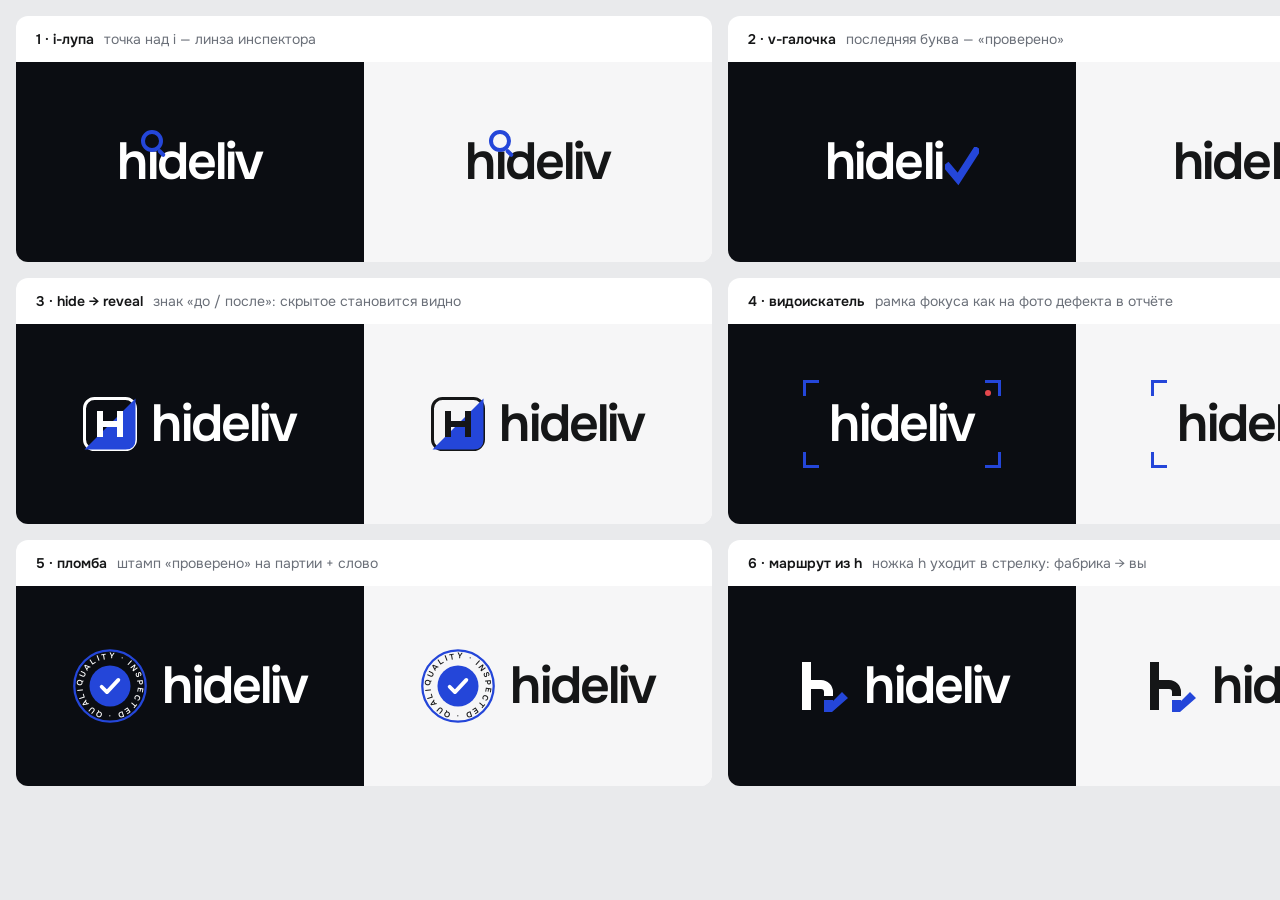
<file: _logo/concepts.html>
<!doctype html>
<html lang="ru">
<head>
<meta charset="utf-8">
<title>hideliv — концепты логотипа</title>
<link rel="stylesheet" href="https://fonts.googleapis.com/css2?family=Onest:wght@500;600;700&display=swap">
<style>
/* 6 концептов логотипа hideliv: каждый на тёмном и на светлом фоне */
:root{--blue:#2446D9;--ink:#151617;--dark:#0B0D12}
*{box-sizing:border-box}
body{margin:0;background:#E9EAEC;font-family:Onest,sans-serif;color:var(--ink)}
.grid{display:grid;grid-template-columns:repeat(2,1fr);gap:16px;padding:16px;width:1440px}
.card{border-radius:12px;overflow:hidden;background:#fff}
.cap{display:flex;gap:10px;align-items:baseline;padding:14px 20px;font-size:14px}
.cap b{font-weight:600}
.cap span{color:#6B7079}
.row{display:grid;grid-template-columns:1fr 1fr}
.pane{height:200px;display:grid;place-items:center}
.pane.d{background:var(--dark);color:#fff;--fg:#fff}
.pane.l{background:#F6F6F7;color:var(--ink);--fg:#151617}
.wm{font-weight:600;font-size:52px;letter-spacing:-.035em;line-height:1;display:inline-flex;align-items:center}
.lock{display:inline-flex;align-items:center;gap:14px}

/* 1 — i-лупа */
.c1 .i{position:relative;display:inline-block}
.c1 .lens{position:absolute;left:50%;top:-6px;width:22px;height:22px;margin-left:-11px;border:4px solid var(--blue);border-radius:50%}
.c1 .lens::after{content:"";position:absolute;right:-7px;bottom:-7px;width:9px;height:4px;background:var(--blue);transform:rotate(45deg);border-radius:2px}

/* 2 — v как галочка */
.c2 .v{display:inline-block;width:34px;height:40px;margin-left:2px;margin-top:10px}

/* 4 — видоискатель */
.c4 .vf{position:relative;padding:18px 26px}
.c4 .vf i{position:absolute;width:16px;height:16px;border:3px solid var(--blue)}
.c4 .vf i:nth-child(1){left:0;top:0;border-right:0;border-bottom:0}
.c4 .vf i:nth-child(2){right:0;top:0;border-left:0;border-bottom:0}
.c4 .vf i:nth-child(3){left:0;bottom:0;border-right:0;border-top:0}
.c4 .vf i:nth-child(4){right:0;bottom:0;border-left:0;border-top:0}
.c4 .vf .dot{position:absolute;right:10px;top:10px;width:6px;height:6px;border-radius:50%;background:#E5484D}

/* 5 — печать */
.c5 svg text{font-family:Onest;font-weight:600}
</style>
</head>
<body>
<div class="grid">

  <section class="card c1">
    <div class="cap"><b>1 · i-лупа</b><span>точка над i — линза инспектора</span></div>
    <div class="row">
      <div class="pane d"><span class="wm">h<span class="i">ı<i class="lens"></i></span>deliv</span></div>
      <div class="pane l"><span class="wm">h<span class="i">ı<i class="lens"></i></span>deliv</span></div>
    </div>
  </section>

  <section class="card c2">
    <div class="cap"><b>2 · v-галочка</b><span>последняя буква — «проверено»</span></div>
    <div class="row">
      <div class="pane d"><span class="wm">hideli<svg class="v" viewBox="0 0 34 40"><path d="M3 20 L13 32 L31 4" fill="none" stroke="#2446D9" stroke-width="7.5" stroke-linecap="square" stroke-linejoin="miter"/></svg></span></div>
      <div class="pane l"><span class="wm">hideli<svg class="v" viewBox="0 0 34 40"><path d="M3 20 L13 32 L31 4" fill="none" stroke="#2446D9" stroke-width="7.5" stroke-linecap="square" stroke-linejoin="miter"/></svg></span></div>
    </div>
  </section>

  <section class="card c3">
    <div class="cap"><b>3 · hide → reveal</b><span>знак «до / после»: скрытое становится видно</span></div>
    <div class="row">
      <div class="pane d"><span class="lock">
        <svg width="54" height="54" viewBox="0 0 54 54"><rect x="1.5" y="1.5" width="51" height="51" rx="10" fill="none" stroke="#fff" stroke-width="3"/><path d="M1.5 52.5 L52.5 1.5 L52.5 42.5 Q52.5 52.5 42.5 52.5 Z" fill="#2446D9"/><path d="M14 14h6v10h14V14h6v26h-6V30H20v10h-6z" fill="#fff"/></svg>
        <span class="wm">hideliv</span></span></div>
      <div class="pane l"><span class="lock">
        <svg width="54" height="54" viewBox="0 0 54 54"><rect x="1.5" y="1.5" width="51" height="51" rx="10" fill="none" stroke="#151617" stroke-width="3"/><path d="M1.5 52.5 L52.5 1.5 L52.5 42.5 Q52.5 52.5 42.5 52.5 Z" fill="#2446D9"/><path d="M14 14h6v10h14V14h6v26h-6V30H20v10h-6z" fill="#151617"/><path d="M34 26.5V30H20v10h-6v-.5L41.5 12z" fill="#fff" opacity="0"/></svg>
        <span class="wm">hideliv</span></span></div>
    </div>
  </section>

  <section class="card c4">
    <div class="cap"><b>4 · видоискатель</b><span>рамка фокуса как на фото дефекта в отчёте</span></div>
    <div class="row">
      <div class="pane d"><span class="vf"><i></i><i></i><i></i><i></i><span class="dot"></span><span class="wm">hideliv</span></span></div>
      <div class="pane l"><span class="vf"><i></i><i></i><i></i><i></i><span class="dot"></span><span class="wm">hideliv</span></span></div>
    </div>
  </section>

  <section class="card c5">
    <div class="cap"><b>5 · пломба</b><span>штамп «проверено» на партии + слово</span></div>
    <div class="row">
      <div class="pane d"><span class="lock">
        <svg width="76" height="76" viewBox="0 0 100 100"><defs><path id="r1" d="M50 50 m-36 0 a36 36 0 1 1 72 0 a36 36 0 1 1 -72 0"/></defs>
          <circle cx="50" cy="50" r="47" fill="none" stroke="#2446D9" stroke-width="3"/><circle cx="50" cy="50" r="27" fill="#2446D9"/>
          <text font-size="10.5" letter-spacing="2.6" fill="#fff"><textPath href="#r1">QUALITY · INSPECTED · QUALITY · INSPECTED ·</textPath></text>
          <path d="M39 51l7 7 15-16" fill="none" stroke="#fff" stroke-width="5" stroke-linecap="round" stroke-linejoin="round"/></svg>
        <span class="wm">hideliv</span></span></div>
      <div class="pane l"><span class="lock">
        <svg width="76" height="76" viewBox="0 0 100 100"><defs><path id="r2" d="M50 50 m-36 0 a36 36 0 1 1 72 0 a36 36 0 1 1 -72 0"/></defs>
          <circle cx="50" cy="50" r="47" fill="none" stroke="#2446D9" stroke-width="3"/><circle cx="50" cy="50" r="27" fill="#2446D9"/>
          <text font-size="10.5" letter-spacing="2.6" fill="#151617"><textPath href="#r2">QUALITY · INSPECTED · QUALITY · INSPECTED ·</textPath></text>
          <path d="M39 51l7 7 15-16" fill="none" stroke="#fff" stroke-width="5" stroke-linecap="round" stroke-linejoin="round"/></svg>
        <span class="wm">hideliv</span></span></div>
    </div>
  </section>

  <section class="card c6">
    <div class="cap"><b>6 · маршрут из h</b><span>ножка h уходит в стрелку: фабрика → вы</span></div>
    <div class="row">
      <div class="pane d"><span class="lock">
        <svg width="56" height="56" viewBox="0 0 56 56"><path d="M8 4h9v18h10a12 12 0 0 1 12 12v4h-9v-4a3 3 0 0 0-3-3H17v21H8z" fill="#fff"/><path d="M30 42h9v1l9-9 6 6-16 14H30z" fill="#2446D9"/><path d="M41 30l11-11M44 19h8v8" fill="none" stroke="#2446D9" stroke-width="0"/></svg>
        <span class="wm">hideliv</span></span></div>
      <div class="pane l"><span class="lock">
        <svg width="56" height="56" viewBox="0 0 56 56"><path d="M8 4h9v18h10a12 12 0 0 1 12 12v4h-9v-4a3 3 0 0 0-3-3H17v21H8z" fill="#151617"/><path d="M30 42h9v1l9-9 6 6-16 14H30z" fill="#2446D9"/></svg>
        <span class="wm">hideliv</span></span></div>
    </div>
  </section>

</div>
</body>
</html>
</file>
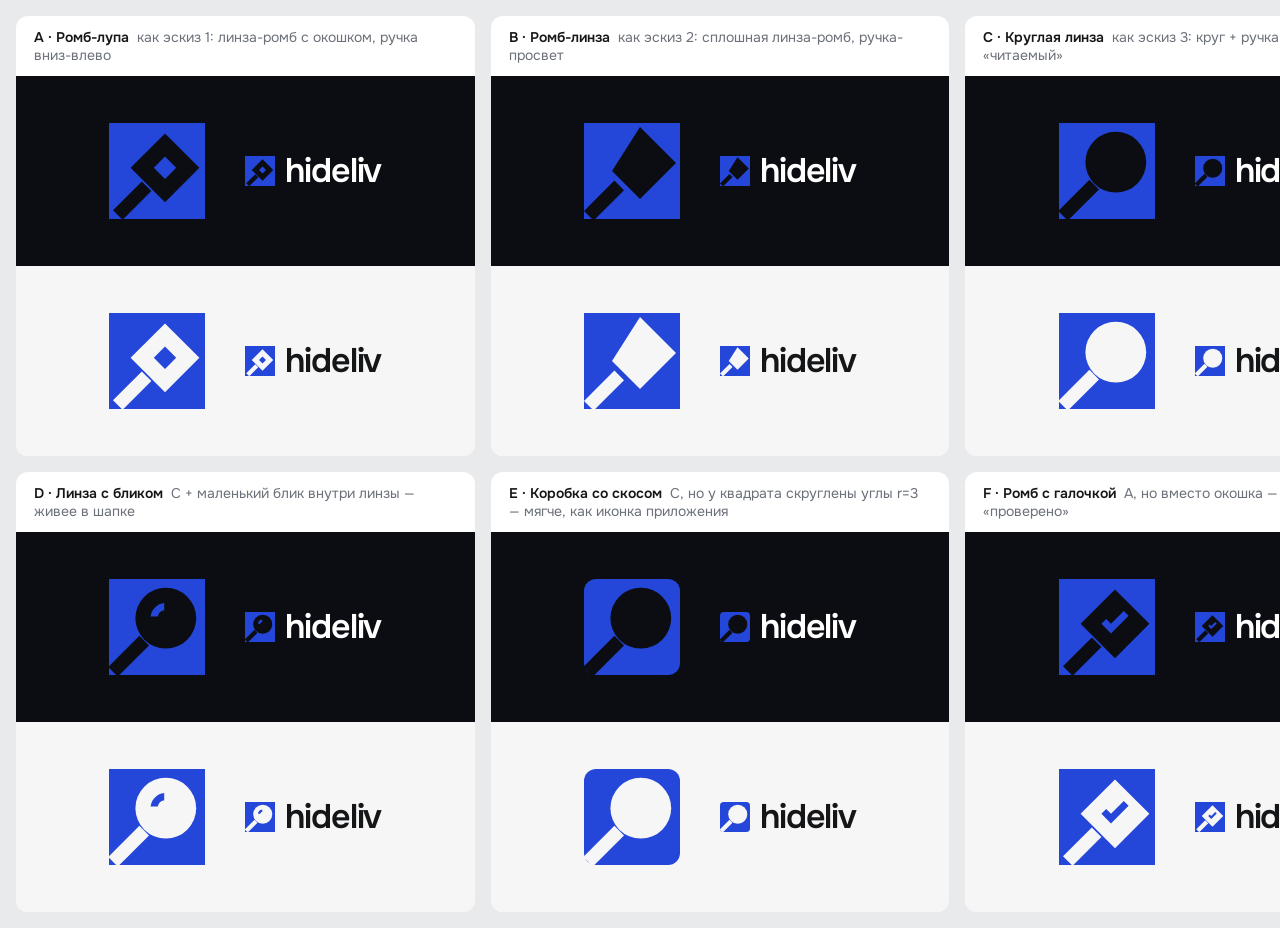
<file: _logo/mark-v2.html>
<!doctype html>
<html lang="ru">
<head>
<meta charset="utf-8">
<title>hideliv — знак: коробка с лупой</title>
<link rel="stylesheet" href="https://fonts.googleapis.com/css2?family=Onest:wght@600&display=swap">
<style>
/* Знак по эскизу Вики: синий квадрат = коробка, вырезанная лупа внутри (негативное пространство) */
:root{--blue:#2446D9}
*{box-sizing:border-box}
body{margin:0;background:#E9EAEC;font-family:Onest,sans-serif}
.grid{display:grid;grid-template-columns:repeat(3,1fr);gap:16px;padding:16px;width:1440px}
.card{background:#fff;border-radius:12px;overflow:hidden}
.cap{padding:12px 18px;font-size:14px;color:#6B7079}
.cap b{color:#151617;font-weight:600;margin-right:8px}
.pane{height:190px;display:flex;align-items:center;justify-content:center;gap:40px}
.pane.d{background:#0B0D12;color:#fff}
.pane.l{background:#F6F6F7;color:#151617}
.big{width:96px;height:96px}
.lock{display:inline-flex;align-items:center;gap:10px}
.lock svg{width:30px;height:30px}
.wm{font-weight:600;font-size:34px;letter-spacing:-.035em;line-height:1}
</style>
</head>
<body>
<div class="grid" id="g"></div>
<script>
// Каждый знак — квадрат 24×24 с вырезом через mask: так «лупа» прозрачна и на любом фоне видна как дыра в коробке
const marks = {
  A: { name: 'Ромб-лупа', note: 'как эскиз 1: линза-ромб с окошком, ручка вниз-влево',
       cut: '<path d="M14 2.6 22.6 11.2 14 19.8 5.4 11.2Z"/><path d="M8.2 14.6 10.6 17 3.4 24.2 1 21.8Z"/>',
       keep: '<path d="M14 8.4 16.8 11.2 14 14 11.2 11.2Z"/>' },
  B: { name: 'Ромб-линза', note: 'как эскиз 2: сплошная линза-ромб, ручка-просвет',
       cut: '<path d="M14 1 23 10 14 19 7 12Z"/><path d="M7.6 14.4 10 16.8 2.4 24.4 0 22Z"/>', keep: '' },
  C: { name: 'Круглая линза', note: 'как эскиз 3: круг + ручка, самый «читаемый»',
       cut: '<circle cx="14.2" cy="9.8" r="7.6"/><path d="M7.6 14.2 10 16.6 2.2 24.4 -.2 22Z"/>', keep: '' },
  D: { name: 'Линза с бликом', note: 'C + маленький блик внутри линзы — живее в шапке',
       cut: '<circle cx="14.2" cy="9.8" r="7.6"/><path d="M7.6 14.2 10 16.6 2.2 24.4 -.2 22Z"/>',
       keep: '<path d="M10.4 9.4a3.8 3.8 0 0 1 3.4-3.4v1.8a2 2 0 0 0-1.6 1.6Z"/>' },
  E: { name: 'Коробка со скосом', note: 'C, но у квадрата скруглены углы r=3 — мягче, как иконка приложения',
       cut: '<circle cx="14.2" cy="9.8" r="7.6"/><path d="M7.6 14.2 10 16.6 2.2 24.4 -.2 22Z"/>', keep: '', r: 3 },
  F: { name: 'Ромб с галочкой', note: 'A, но вместо окошка — галочка «проверено»',
       cut: '<path d="M14 2.6 22.6 11.2 14 19.8 5.4 11.2Z"/><path d="M8.2 14.6 10.6 17 3.4 24.2 1 21.8Z"/>',
       keep: '<path d="M10.6 11.2l2.4 2.4 4.4-4.4-1.2-1.2-3.2 3.2-1.2-1.2Z"/>' },
};
const svg = (k, fill, id) => {
  const m = marks[k];
  return `<svg viewBox="0 0 24 24" xmlns="http://www.w3.org/2000/svg"><defs><mask id="${id}"><rect width="24" height="24" fill="#fff"/><g fill="#000">${m.cut}</g><g fill="#fff">${m.keep}</g></mask></defs><rect width="24" height="24" rx="${m.r || 0}" fill="${fill}" mask="url(#${id})"/></svg>`;
};
let n = 0;
document.getElementById('g').innerHTML = Object.keys(marks).map(k => {
  const m = marks[k];
  const pane = (cls, wm) => `<div class="pane ${cls}"><span class="big">${svg(k, '#2446D9', 'm' + n++)}</span><span class="lock">${svg(k, '#2446D9', 'm' + n++)}<span class="wm">hideliv</span></span></div>`;
  return `<section class="card"><div class="cap"><b>${k} · ${m.name}</b>${m.note}</div>${pane('d')}${pane('l')}</section>`;
}).join('');
</script>
</body>
</html>
</file>
<file: assets/style.css>
/* hideliv qc — redesign v2 (engineering / tesart feel) */
:root{
  --bg:#FFFFFF;
  --soft:#F3F4F6;
  --ink:#121315;
  --muted:#6B7079;
  --line:#E3E4E7;
  --blue:#2446D9;
  --navy:#152A7C;
  --deep:#0E0F11;
  --on-dark:rgba(255,255,255,.72);
  --on-dark-line:rgba(255,255,255,.22);
  --danger:#C8322B;
  --r:8px;
  --r-sm:4px;
  --gutter:32px;
  --sec:160px;
  --ease:cubic-bezier(.22,.61,.36,1);
}
*,*::before,*::after{box-sizing:border-box}
[hidden]{display:none!important}
html{scroll-behavior:smooth;-webkit-text-size-adjust:100%;scroll-padding-top:72px}
body>svg{font-size:16px}
body{margin:0;background:var(--bg);color:var(--ink);font-family:"Onest",system-ui,-apple-system,"Segoe UI",Arial,sans-serif;font-size:16px;line-height:1.5;-webkit-font-smoothing:antialiased;overflow-x:hidden}
img,video{display:block;max-width:100%}
a{color:inherit}
button{font:inherit;color:inherit;background:none;border:0;padding:0;cursor:pointer}
h1,h2,h3,h4,p,figure,blockquote,dl,dd,ul,ol{margin:0;padding:0}
ul,ol{list-style:none}
.ico{width:20px;height:20px;flex:none;display:inline-block;vertical-align:middle}
.sr{position:absolute;width:1px;height:1px;overflow:hidden;clip:rect(0 0 0 0);white-space:nowrap}
.muted{color:var(--muted)}
.accent{color:var(--blue)}
:focus-visible{outline:2px solid var(--blue);outline-offset:3px;border-radius:2px}
.skip{position:absolute;left:16px;top:-60px;z-index:200;background:var(--ink);color:#fff;padding:10px 16px;border-radius:var(--r-sm);text-decoration:none;font-size:14px}
.skip:focus{top:12px}
.container{width:100%;max-width:1440px;margin:0 auto;padding:0 var(--gutter)}

/* Logo */
.logo{display:inline-flex;align-items:center;gap:8px;text-decoration:none;color:inherit}
.logo-mark{width:24px;height:24px;flex:none;color:#2446D9;transition:color .3s var(--ease)}
.logo-sm .logo-mark{width:20px;height:20px}
.logo-word{font-weight:600;font-size:22px;letter-spacing:-.02em;line-height:1}
.logo-qc{display:inline-grid;place-items:center;height:22px;padding:0 6px;border:1.5px solid currentColor;border-radius:5px;font-size:13px;font-weight:600;line-height:1}
.logo-sm .logo-word{font-size:20px}
.logo-sm .logo-qc{height:18px;font-size:11px;padding:0 4px;border-radius:4px}

/* Buttons — rectangular, label top-left, square marker bottom-left */
.btn{position:relative;display:inline-flex;align-items:center;justify-content:center;gap:10px;height:48px;padding:0 20px;border-radius:6px;font-size:15px;line-height:20px;font-weight:500;text-decoration:none;white-space:nowrap;transition:background-color .25s var(--ease),color .25s var(--ease),box-shadow .25s var(--ease)}
.btn::after{content:"";width:14px;height:14px;flex:none;background:currentColor;-webkit-mask:url("data:image/svg+xml,%3Csvg xmlns='http://www.w3.org/2000/svg' viewBox='0 0 14 14'%3E%3Cpath d='M3.5 10.5l7-7M5 3.5h5.5V9' fill='none' stroke='%23000' stroke-width='1.6' stroke-linecap='round' stroke-linejoin='round'/%3E%3C/svg%3E") center/14px 14px no-repeat;mask:url("data:image/svg+xml,%3Csvg xmlns='http://www.w3.org/2000/svg' viewBox='0 0 14 14'%3E%3Cpath d='M3.5 10.5l7-7M5 3.5h5.5V9' fill='none' stroke='%23000' stroke-width='1.6' stroke-linecap='round' stroke-linejoin='round'/%3E%3C/svg%3E") center/14px 14px no-repeat;transition:transform .25s var(--ease)}
.btn:hover::after{transform:translate(2px,-2px)}
.btn .ico{display:none}
.btn-white,.btn--light{background:#fff;color:#151617}
.btn-white:hover,.btn--light:hover{background:#E8E9EC}
.btn-sm{height:40px;padding:0 16px;font-size:14px;gap:10px}
.btn-block{width:100%}
.btn-blue{background:var(--blue);color:#fff}
.btn-blue:hover{background:var(--navy)}
.btn-line{background:transparent;color:var(--ink);box-shadow:inset 0 0 0 1px var(--line)}
.btn-line:hover{box-shadow:inset 0 0 0 1px var(--ink)}
.btn-glass{background:transparent;color:#fff;box-shadow:inset 0 0 0 1px rgba(255,255,255,.7)}
.btn-glass:hover{box-shadow:inset 0 0 0 1px #fff;background:rgba(255,255,255,.06)}
.actions{display:flex;flex-wrap:wrap;align-items:center;gap:12px}
.link-arrow{display:inline-flex;align-items:center;gap:8px;font-size:16px;font-weight:500;text-decoration:none;color:var(--ink);border-bottom:1px solid currentColor;padding-bottom:2px;transition:color .2s}
.link-arrow:hover{color:var(--blue)}
.link-arrow .ico{width:16px;height:16px}
.link-dotted{font:inherit;color:inherit;line-height:inherit;text-decoration:underline;text-decoration-thickness:1px;text-underline-offset:4px;text-decoration-color:currentColor;transition:text-decoration-color .2s}
.tag-invert .link-dotted{text-decoration-color:rgba(255,255,255,.6)}
.tag-invert .link-dotted:hover{text-decoration-color:#fff}
.link-under{text-decoration:underline;text-underline-offset:3px;font-weight:500}

/* Tag «· Название» */
.tag{font-weight:400;display:inline-flex;align-items:center;gap:8px;font-size:14px;line-height:20px;color:var(--ink);margin-bottom:24px}
.tag i{width:5px;height:5px;background:var(--blue);flex:none}
.tag-invert{color:#fff}
.tag-invert i{background:#fff}

.chip{display:inline-flex;align-items:center;height:30px;padding:0 10px;border-radius:var(--r-sm);background:rgba(255,255,255,.94);color:var(--ink);font-size:13px;font-weight:500;white-space:nowrap}

/* Header — segmented plates */
.header{position:fixed;top:16px;left:max(var(--gutter),calc((100vw - 1440px) / 2 + var(--gutter)));right:max(var(--gutter),calc((100vw - 1440px) / 2 + var(--gutter)));z-index:50;color:var(--ink);pointer-events:none}
.header-row{display:flex;align-items:center;gap:4px;height:40px}
.header-row>*,.nav>*{pointer-events:auto}
.seg{display:inline-flex;align-items:center;gap:8px;height:40px;padding:0 14px;border-radius:6px;font-size:14px;font-weight:500;line-height:1;text-decoration:none;white-space:nowrap;transition:background-color .3s var(--ease),color .3s var(--ease)}
.seg .ico{width:16px;height:16px}
.header-cta .ico{width:14px;height:14px;transition:transform .25s var(--ease)}
.header-cta:hover .ico{transform:translate(2px,-2px)}
.seg-brand{flex:none;display:inline-flex;align-items:center;height:40px;padding:0;color:var(--ink);transition:color .3s var(--ease)}


.seg-note{font-size:11px;line-height:13px;color:var(--muted);font-weight:400;text-align:right;white-space:nowrap}
.seg-ghost{background:#EDEDED;color:var(--ink)}
.seg-ghost:hover{background:#E2E2E2}
.slide .logo-mark{color:#fff}
/* Header theme by section under it: body[data-hdr="light|dark|blue|photo-light"] */
body:is([data-hdr="dark"],[data-hdr="blue"]) .header:not(.menu-open) .seg-ghost{background:rgba(255,255,255,.16);color:#fff;text-shadow:0 1px 2px rgba(0,0,0,.35);-webkit-backdrop-filter:blur(12px);backdrop-filter:blur(12px)}
body:is([data-hdr="dark"],[data-hdr="blue"]) .header:not(.menu-open) .seg-ghost:hover{background:rgba(255,255,255,.26)}
body:is([data-hdr="dark"],[data-hdr="blue"]) .header:not(.menu-open) .seg-brand{color:#fff;text-shadow:0 1px 2px rgba(0,0,0,.35)}
body:is([data-hdr="dark"],[data-hdr="blue"]) .header:not(.menu-open) .logo-mark{color:#fff}
body[data-hdr="photo-light"] .header:not(.menu-open) .seg-ghost{background:rgba(255,255,255,.55);color:var(--ink)}
body[data-hdr="photo-light"] .header:not(.menu-open) .seg-ghost:hover{background:rgba(255,255,255,.75)}
.seg-dark{background:var(--blue);color:#fff;transition:background-color .3s var(--ease),color .3s var(--ease)}
.seg-dark:hover{background:var(--navy)}
body[data-hdr="photo-light"] .header:not(.menu-open) .seg-dark{background:#151617;color:#fff}
body[data-hdr="photo-light"] .header:not(.menu-open) .seg-dark:hover{background:#2A2C30}
body:is([data-hdr="blue"],[data-hdr="dark"]) .header:not(.menu-open) .seg-dark{background:#fff;color:#151617}
body:is([data-hdr="blue"],[data-hdr="dark"]) .header:not(.menu-open) .seg-dark:hover{background:#E8E9EC}
.nav{display:flex;align-items:center;gap:4px;margin-left:auto}
.chev{width:16px;height:16px;transition:transform .25s var(--ease)}
.services-trigger[aria-expanded="true"] .chev{transform:rotate(180deg)}
.nav-services{position:relative}
.services-panel{position:absolute;top:calc(100% + 8px);left:0;width:760px;max-width:calc(100vw - 64px);display:grid;grid-template-columns:1fr 1fr;gap:16px;padding:24px;background:#F3F3F3;border-radius:10px;color:#151617;animation:svcIn .2s var(--ease)}
@keyframes svcIn{from{opacity:0;transform:translateY(6px)}to{opacity:1;transform:none}}
@keyframes pop{from{opacity:0;transform:translate(-50%,-6px)}to{opacity:1;transform:translate(-50%,0)}}
.svc{display:flex;align-items:center;justify-content:space-between;gap:16px;min-height:72px;padding:12px 20px;border-radius:8px;background:#fff;color:#151617;text-decoration:none;transition:background-color .2s}
.svc:hover{background:#EDEDED}
.svc-name{display:flex;flex-direction:column;gap:4px;font-size:18px;line-height:1.25}
.svc-name small{font-size:12px;color:#2446D9}
.svc i{position:relative;width:14px;height:14px;flex:none}
.svc i::before{content:"";position:absolute;right:4px;top:4px;width:6px;height:6px;background:#2446D9;transition:opacity .2s}
.svc i::after{content:"";position:absolute;inset:0;background:#151617;opacity:0;transition:opacity .2s,transform .2s;-webkit-mask:url("data:image/svg+xml,%3Csvg xmlns='http://www.w3.org/2000/svg' viewBox='0 0 14 14'%3E%3Cpath d='M3.5 10.5l7-7M5 3.5h5.5V9' fill='none' stroke='%23000' stroke-width='1.6' stroke-linecap='round' stroke-linejoin='round'/%3E%3C/svg%3E") center/14px no-repeat;mask:url("data:image/svg+xml,%3Csvg xmlns='http://www.w3.org/2000/svg' viewBox='0 0 14 14'%3E%3Cpath d='M3.5 10.5l7-7M5 3.5h5.5V9' fill='none' stroke='%23000' stroke-width='1.6' stroke-linecap='round' stroke-linejoin='round'/%3E%3C/svg%3E") center/14px no-repeat}
.svc:hover i::before{opacity:0}
.svc:hover i::after{opacity:1}
.m-svc{display:flex;flex-direction:column;gap:8px;padding:8px 0 16px}
.m-svc .svc{display:flex;padding:14px 16px;border-top:0;background:#F3F3F3;min-height:60px}
.m-svc .svc-name{font-size:16px}
.services-col{display:flex;flex-direction:column}
.services-label{display:flex;align-items:center;gap:8px;font-size:13px;color:var(--muted);margin-bottom:8px}
.services-label::before{content:"";width:4px;height:4px;background:var(--blue)}
.services-col a,.m-services a{display:block;padding:12px 0;border-top:1px solid var(--line);font-size:15px;font-weight:500;text-decoration:none;transition:color .2s}
.services-col a:hover,.m-services a:hover{color:var(--blue)}
.services-col a.featured,.m-services a.featured{color:var(--blue)}
.featured small{display:block;font-size:13px;font-weight:400;color:var(--muted);margin-top:2px}
.burger{display:none;width:40px;padding:0;justify-content:center}
.mobile-menu{position:fixed;inset:64px 0 0;pointer-events:auto;border-radius:6px 6px 0 0;background:#fff;color:var(--ink);overflow:auto;padding:8px 0 32px}
.mobile-menu .container{display:flex;flex-direction:column}
.m-link,.m-services summary{display:flex;align-items:center;justify-content:space-between;padding:18px 0;border-bottom:1px solid var(--line);font-size:22px;font-weight:500;text-decoration:none;list-style:none;cursor:pointer}
.m-services summary::-webkit-details-marker{display:none}
.m-services[open] summary .chev{transform:rotate(180deg)}
.m-services{border-bottom:1px solid var(--line);padding-bottom:8px}
.m-services[open] summary{border-bottom:0}
.m-services .services-label{margin:16px 0 4px}
.mobile-menu .btn{margin-top:24px}

/* Sections */
.section{padding-top:var(--sec)}
.head{display:grid;grid-template-columns:minmax(0,1fr) minmax(0,var(--nav-w,41.6667%));gap:0;align-items:end;margin-bottom:48px}
.head>:first-child{padding-right:48px}
.head .head-side p{max-width:44ch;font-size:17px;line-height:1.5;color:#6B7079}
.head .head-side .free{font-size:14px;margin-top:-4px}
.head .free strong{font-size:13px;height:auto;padding:3px 8px;border-radius:4px}
.head .tag{margin-bottom:20px}
.head h2,.faq-side h2,.island-form h2{font-size:48px;line-height:1.08;font-weight:400;letter-spacing:-.025em}
.head-side{display:flex;flex-direction:column;align-items:stretch;gap:16px;padding-bottom:6px}
.head-side p{font-size:18px;line-height:1.55;color:var(--muted);max-width:440px}
.card{background:var(--soft);border-radius:var(--r)}
.num{font-size:14px;color:var(--muted)}

/* 01 Hero — full-bleed video */
.hero{position:relative;height:100vh;height:100svh;min-height:640px;display:flex;color:#fff;background:#3A3D42;overflow:hidden}
.hero-bg{position:absolute;inset:0;z-index:0}
.hero-still{position:absolute;inset:0;width:100%;height:100%;object-fit:cover;object-position:var(--hero-pos,70% 50%);opacity:0;transition:opacity 1s var(--ease)}
.hero-still.is-active{opacity:1}
.hero-video{position:absolute;inset:0;width:100%;height:100%;object-fit:cover;object-position:var(--hero-pos,70% 50%);opacity:0;transition:opacity 1.2s var(--ease)}
.hero-video.is-active{opacity:1}
.hero-bg::after{content:"";position:absolute;inset:0;background:linear-gradient(90deg,rgba(20,22,26,.5) 0%,rgba(20,22,26,.25) 40%,rgba(20,22,26,0) 62%)}
.hero-inner{position:relative;display:flex;flex-direction:column;justify-content:space-between;gap:32px;padding-top:140px;padding-bottom:48px;min-height:100%}
.hero-bottom{display:flex;align-items:flex-end;justify-content:space-between;gap:24px}
.hero .lead{margin-bottom:0}
.hero-text{max-width:860px}
.hero .hero-title{font-size:46px;line-height:1.12;font-weight:400;letter-spacing:-.01em;white-space:nowrap;max-width:900px}
.hero-accent{color:rgba(255,255,255,.6)}
.hero .lead{font-size:18px;line-height:1.45;color:rgba(255,255,255,.72);max-width:560px;margin-top:36px}
.insured{display:flex;align-items:center;gap:8px;margin:0 0 0 12px;font-size:13px;color:rgba(255,255,255,.6)}
.insured .ico{width:16px;height:16px}
.hero-note{flex:none;display:grid;grid-template-columns:64px 1fr;gap:14px;width:340px;padding:10px;border-radius:var(--r-sm);background:#111318;box-shadow:inset 0 0 0 1px #23262D;text-decoration:none;color:#fff;position:relative;transition:box-shadow .3s}
.hero-note:hover{box-shadow:inset 0 0 0 1px #3A3E47}
.hero-note img{width:64px;height:64px;border-radius:2px;object-fit:cover;filter:saturate(.25)}
.hero-note-body{display:flex;flex-direction:column;justify-content:space-between;padding:2px 0}
.hero-note strong{font-size:14px;line-height:1.3;font-weight:500;padding-right:48px}
.hero-note-link{font-size:12px;color:rgba(255,255,255,.6);align-self:flex-start}
.hero-note-num{position:absolute;right:12px;top:10px;font-size:11px;color:#8A8F99}

/* Hero slider card — same light system as header segments */
.hero-slider{flex:none;position:relative;display:grid;grid-template-columns:148px minmax(0,1fr);gap:16px;width:460px;height:168px;padding:10px 14px 10px 10px;border-radius:6px;background:rgba(255,255,255,.16);-webkit-backdrop-filter:blur(12px);backdrop-filter:blur(12px);color:#fff;text-shadow:0 1px 2px rgba(0,0,0,.35);cursor:pointer;touch-action:pan-y}
.hs-media{position:relative;width:148px;height:148px;border-radius:4px;overflow:hidden;background:#ECEDEF}
.hs-img{position:absolute;inset:0;width:100%;height:100%;object-fit:cover;opacity:0;transition:opacity .6s var(--ease)}
.hs-img.is-active{opacity:1}
.hs-body{position:relative;min-width:0}
.hs-slide{position:absolute;inset:0;display:flex;flex-direction:column;justify-content:space-between;padding:4px 0 14px}
.hs-slide[hidden]{display:flex!important;opacity:0;visibility:hidden;transform:translateY(-4px);z-index:0;transition:opacity .25s var(--ease),transform .25s var(--ease),visibility 0s .25s}
.hs-slide:not([hidden]){opacity:1;visibility:visible;transform:none;z-index:1;transition:opacity .4s var(--ease) .28s,transform .4s var(--ease) .28s}
.hs-title{font-size:20px;line-height:1.2;font-weight:400;letter-spacing:-.01em}
.hs-link{align-self:flex-start;max-width:calc(100% - 56px);font-size:15px;line-height:20px;text-decoration:underline;text-underline-offset:4px;color:#fff}
.hs-link:hover{opacity:.8}
.hs-count{position:absolute;right:0;bottom:14px;z-index:2;font-size:15px;line-height:20px;white-space:nowrap;color:rgba(255,255,255,.85)}
.hs-progress{position:absolute;left:0;right:0;bottom:0;height:2px;background:rgba(255,255,255,.3);overflow:hidden}
.hs-progress i{display:block;height:100%;width:100%;background:#fff;transform-origin:left;transform:scaleX(0)}
.hero-slider.is-playing .hs-progress i{animation:hsBar 6s linear forwards}
.hero-slider.is-paused .hs-progress i{animation-play-state:paused}
@keyframes hsBar{from{transform:scaleX(0)}to{transform:scaleX(1)}}

/* Light hero theme (light-grey photo, dark text) */
[data-hero="light"] .hero{color:var(--ink);background:#C9CBCE}
[data-hero="light"] .hero .hero-bg::after{background:linear-gradient(90deg,rgba(240,240,242,.45) 0%,rgba(240,240,242,.25) 40%,rgba(240,240,242,0) 62%)}
[data-hero="light"] .hero .tag-invert{color:var(--ink)}
[data-hero="light"] .hero .tag-invert i{background:var(--ink)}
[data-hero="light"] .hero .tag-invert .link-dotted{text-decoration-color:rgba(21,22,23,.45)}
[data-hero="light"] .hero .tag-invert .link-dotted:hover{text-decoration-color:var(--ink)}
[data-hero="light"] .hero .hero-accent{color:rgba(21,22,23,.55)}
[data-hero="light"] .hero .lead{color:rgba(21,22,23,.72)}
[data-hero="light"] .hero .btn-blue{background:#151617}
[data-hero="light"] .hero .btn-blue:hover{background:#2A2C30}
[data-hero="light"] .hero .btn-glass{color:var(--ink);box-shadow:inset 0 0 0 1px rgba(21,22,23,.55)}
[data-hero="light"] .hero .btn-glass:hover{box-shadow:inset 0 0 0 1px var(--ink);background:rgba(255,255,255,.25)}
[data-hero="light"] .hero .insured{color:rgba(21,22,23,.6)}
[data-hero="light"] .hero .hero-slider{background:rgba(255,255,255,.55);color:var(--ink);text-shadow:none}
[data-hero="light"] .hero .hs-link{color:var(--ink)}
[data-hero="light"] .hero .hs-count{color:rgba(21,22,23,.6)}
[data-hero="light"] .hero .hs-progress{background:rgba(21,22,23,.15)}
[data-hero="light"] .hero .hs-progress i{background:var(--ink)}

@media (max-width:640px){[data-hero="light"] .hero .hero-bg::after{background:linear-gradient(0deg,rgba(237,237,237,.85) 0%,rgba(237,237,237,.6) 55%,rgba(237,237,237,.35) 100%)}}

/* Blue hero theme (data-hero="blue" on <body>) */
[data-hero="blue"] .hero{background:#1E4FFF;--hero-pos:0% 50%}
[data-hero="blue"] .hero-bg::after{background:linear-gradient(90deg,rgba(6,16,60,.45) 0%,rgba(6,16,60,.2) 40%,rgba(6,16,60,0) 62%)}
@media (max-width:960px){[data-hero="blue"] .hero{--hero-pos:78% 50%}}
@media (max-width:640px){[data-hero="blue"] .hero-bg::after{background:linear-gradient(0deg,rgba(6,16,60,.75) 0%,rgba(6,16,60,.45) 55%,rgba(6,16,60,.15) 100%)}}

/* per-scene shade: the microscope scene is lighter on the left than the woman scene */
.hero-shade{position:absolute;inset:0;z-index:1;pointer-events:none;opacity:0;transition:opacity 1.2s var(--ease);background:radial-gradient(120% 90% at 0% 100%,rgba(4,8,36,.45),rgba(4,8,36,0) 60%),linear-gradient(90deg,rgba(4,8,36,.88) 0%,rgba(4,8,36,.7) 35%,rgba(4,8,36,.25) 60%,rgba(4,8,36,0) 78%)}
.hero[data-scene="0"] .hero-shade{opacity:1}
.hero-bg::after{z-index:2}
@media (max-width:960px){.hero-shade{background:linear-gradient(0deg,rgba(4,8,36,.6),rgba(4,8,36,.2))}}

/* Facts strip */
.facts{min-height:100vh;display:flex;align-items:flex-end;padding:300px 0 120px;background:#fff;overflow:hidden}
.facts .container{width:100%}
.facts-grid{display:grid;grid-template-columns:repeat(4,1fr);gap:24px;align-items:end}
.fact{position:relative;border-top:1px solid var(--line);padding-top:28px;transform:translateY(calc(var(--off,0px) + var(--py,0px)));will-change:transform}
.fact::after{content:"";position:absolute;right:0;top:12px;width:8px;height:8px;background:#151617}
.fact-num{font-size:120px;line-height:1;font-weight:400;letter-spacing:-.04em;margin-bottom:20px;white-space:nowrap;font-variant-numeric:tabular-nums}
.fact-num .rub{font-size:.5em}
.fact-cap{font-size:20px;color:rgba(21,22,23,.8)}

/* 02 Cases — card stack (sticky + scale), static fallback */
#screen-02 .head{margin-bottom:60px}
#screen-02 .head>:first-child{padding-bottom:0}
#screen-02{background:#fff;padding-top:96px;padding-bottom:var(--sec);margin-top:0}
.cases-nav{position:sticky;top:68px;z-index:3;display:flex;flex-wrap:wrap;align-items:center;justify-content:space-between;gap:12px 16px;padding-right:var(--nav-r,0px)!important;margin-bottom:16px;padding:0;background:none;pointer-events:none}
.cases-tabs{display:flex;flex-wrap:wrap;gap:4px;padding:4px;margin:-4px;border-radius:10px;background:#fff;pointer-events:auto}
.case-tab{height:40px;padding:0 14px;border-radius:6px;background:transparent;color:#6B7079;font-size:14px;transition:background-color .2s,color .2s}
.case-tab:hover{background:#F3F3F3;color:#151617}
.case-tab.is-active{background:#151617;color:#fff}
.cases-next{pointer-events:auto;padding:8px 12px;margin:-8px -12px -8px auto;border-radius:8px;background:#fff;display:inline-flex;align-items:center;gap:8px;font-size:18px;color:#151617}
.cases-next .arr{transition:transform .25s var(--ease)}
.cases-next:hover .arr{transform:translateX(4px)}
.cases-stack{position:relative}
.case-sheet{position:sticky;top:124px;margin-bottom:0;z-index:calc(var(--i,0) + 1)}
.cases-wrap{position:relative}
.case-sheet:nth-child(1){--i:0}.case-sheet:nth-child(2){--i:1}.case-sheet:nth-child(3){--i:2}
.case-sheet:last-child{margin-bottom:0;position:relative;top:auto}
.case-panel{position:relative;display:grid;grid-template-columns:1fr 1fr;height:min(720px,calc(100vh - 140px));border-radius:10px;overflow:hidden;background:#F3F3F3;}
.case-text{display:flex;flex-direction:column;justify-content:flex-start;padding:40px 48px 28px}
.case-text h3{font-size:36px;line-height:1.12;font-weight:400;letter-spacing:-.02em;color:#151617;margin-bottom:16px}
.case-story{font-size:17px;line-height:1.5;color:#6B7079;max-width:48ch;margin-bottom:28px}
.mini-label{font-size:13px;color:#8A8F96;margin-bottom:8px}
.risk-list{display:flex;flex-wrap:wrap;gap:8px}
.risk{display:inline-flex;align-items:center;padding:6px 12px;border-radius:6px;background:#E8E9EB;font-size:14px;color:#3A3F48}
.case-sol{margin-top:auto;padding-top:28px;border-top:1px solid #DCDDE0;font-size:18px;line-height:1.5;color:#6B7079;max-width:52ch}
.case-sol .accent{color:#2446D9}
.case-actions{display:flex;flex-wrap:nowrap;align-items:center;gap:28px;margin-top:24px}
.case-cta-text{font-size:15px;color:#151617;text-decoration:none;white-space:nowrap}
.case-cta-text:hover{color:#2446D9}
@media (max-height:820px) and (min-width:961px){.case-text{padding:28px 40px}.case-text h3{font-size:30px;margin-bottom:12px}.case-story{font-size:15px;margin-bottom:20px}.case-sol{font-size:15px;padding-top:20px}.case-actions{margin-top:20px}}
.case-media{position:relative;overflow:hidden;background:#222;margin:12px 0 12px 12px;border-radius:8px;order:-1}
.case-media img{position:absolute;inset:0;width:100%;height:100%;object-fit:cover;object-position:60% 45%;border-radius:8px}
.case-media figcaption{position:absolute;left:16px;right:16px;bottom:16px;z-index:1;display:flex;align-items:center;gap:10px;padding:12px 16px 12px 14px;border-radius:6px;background:rgba(20,20,22,.55);color:#fff;-webkit-backdrop-filter:blur(12px);backdrop-filter:blur(12px);font-size:15px;line-height:1.35}
.cap-ico{flex:none;width:22px;height:22px;display:block}
.cap-ico svg{width:22px;height:22px;fill:none;stroke:#fff;stroke-width:1.6;stroke-linecap:round;stroke-linejoin:round}
.case-progress{position:absolute;left:24px;right:24px;bottom:24px;height:2px;background:rgba(255,255,255,.3)}
.case-progress i{display:block;height:100%;width:calc(var(--n) * 33.333%);background:#fff}
@keyframes fadeUp{from{opacity:0;transform:translateY(12px)}to{opacity:1;transform:none}}
.cases-stack.is-static .case-sheet{position:relative;top:auto;margin-bottom:16px}
@media (max-width:960px){.cases-nav{position:static;padding:0}}
.cases-stack.is-static .case-panel{transform:none}

/* 03 Calculator — full-bleed blue */
.calc-sec{position:relative;overflow:hidden;background:#06102E;color:#fff;padding:112px 0}
.calc-bg{position:absolute;inset:-10% 0;z-index:0;pointer-events:none}
.calc-bg img{width:100%;height:100%;object-fit:cover;object-position:70% 40%;filter:grayscale(1) contrast(1.1) brightness(1.6);transform:translateY(var(--cy,0px));will-change:transform}
.calc-bg::after{content:"";position:absolute;inset:0;background:#1E4FFF;mix-blend-mode:multiply}
.calc-bg::before{content:"";position:absolute;inset:0;z-index:1;background:linear-gradient(160deg,rgba(4,8,36,.75) 0%,rgba(4,8,36,.5) 40%,rgba(4,8,36,.35) 100%)}
.calc-sec>.container{position:relative;z-index:1}
.head-invert .tag{color:#fff}
.head-invert .tag i{background:#fff}
.head-invert .head-side p{color:var(--on-dark)}
.calc{display:grid;grid-template-columns:minmax(0,7fr) minmax(0,5fr);gap:16px;color:var(--ink)}
.calc-inputs,.calc-result{background:#fff;border-radius:var(--r)}
.calc-inputs{padding:40px;display:flex;flex-direction:column;gap:28px}
.field-top{display:flex;justify-content:space-between;align-items:baseline;margin-bottom:10px}
.field label{font-size:15px;font-weight:500}
.input-unit{display:flex;align-items:center;height:60px;padding:0 18px;border-radius:var(--r-sm);background:var(--soft);border:1px solid transparent;transition:border-color .2s}
.input-unit:focus-within{border-color:var(--blue)}
.input-unit input{flex:1;min-width:0;width:100%;height:100%;border:0;background:none;font:inherit;font-size:22px;font-weight:500;color:var(--ink);outline:none}
.input-unit span{font-size:16px;color:var(--muted)}
.input-unit.sm{height:52px;padding:0 14px}
.input-unit.sm input{font-size:18px}
.field.has-error .input-unit{border-color:var(--danger)}
.error{font-size:13px;color:var(--danger);margin-top:6px}
.error:empty{display:none}
.range{font-size:16px;-webkit-appearance:none;appearance:none;width:100%;height:20px;margin:14px 0 0;background:transparent;cursor:pointer;--p:50%}
.range::-webkit-slider-runnable-track{height:2px;background:linear-gradient(to right,var(--blue) var(--p),var(--line) var(--p))}
.range::-moz-range-track{height:2px;background:var(--line)}
.range::-moz-range-progress{height:2px;background:var(--blue)}
.range::-webkit-slider-thumb{-webkit-appearance:none;width:16px;height:16px;margin-top:-7px;border-radius:2px;background:var(--blue)}
.range::-moz-range-thumb{width:14px;height:14px;border:0;border-radius:2px;background:var(--blue)}
.disclosure{display:inline-flex;align-items:center;gap:6px;align-self:flex-start;font-size:15px;font-weight:500;color:var(--blue)}
.disclosure[aria-expanded="true"] .chev{transform:rotate(180deg)}
.extras{display:flex;flex-direction:column;gap:20px;padding-top:24px;border-top:1px solid var(--line);margin-top:-8px}
.extras-grid{display:grid;grid-template-columns:1fr 1fr;gap:16px 20px}
.extras-grid label{display:block;margin-bottom:8px;font-size:14px}
.check{display:flex;align-items:flex-start;gap:12px;font-size:15px;cursor:pointer}
.check input{font-size:16px;position:absolute;opacity:0;width:1px;height:1px}
.check .box{width:20px;height:20px;border-radius:3px;border:1.5px solid #C9CBD0;display:grid;place-items:center;flex:none;color:#fff;transition:background-color .2s,border-color .2s}
.check .box .ico{width:14px;height:14px;opacity:0}
.check input:checked+.box{background:var(--blue);border-color:var(--blue)}
.check input:checked+.box .ico{opacity:1}
.check input:focus-visible+.box{outline:2px solid var(--blue);outline-offset:2px}
.note{font-size:13px;line-height:1.5;color:var(--muted)}
.calc-result{padding:40px;display:flex;flex-direction:column}
.total{font-size:64px;line-height:1.05;font-weight:400;letter-spacing:-.035em;margin:8px 0 12px;color:var(--blue);white-space:nowrap}
.comp-note,.invalid{font-size:14px;color:var(--muted);margin-bottom:8px}
.invalid{color:var(--danger)}
.lines{margin:16px 0 20px}
.lines>div{display:flex;justify-content:space-between;gap:16px;padding:14px 0;border-top:1px solid var(--line);font-size:15px}
.lines dt{color:var(--muted)}
.lines dd{font-weight:500;white-space:nowrap}
.lines .is-compensated dd{text-decoration:line-through;color:var(--muted)}
.calc-cta{margin-top:auto;padding-top:28px;display:flex;flex-direction:column;align-items:flex-start;gap:14px}
.price-hint{position:relative;display:flex;align-items:center;gap:6px;font-size:14px;color:var(--muted)}
.info{display:inline-grid;place-items:center;width:28px;height:28px;color:inherit}
.info:hover{color:var(--blue)}
.info .ico{width:18px;height:18px}
.popover{position:absolute;z-index:5;bottom:calc(100% + 8px);left:0;width:300px;padding:14px 16px;border-radius:var(--r-sm);background:var(--ink);color:#fff;font-size:13px;line-height:1.5;display:flex;flex-direction:column;gap:8px}

/* 03: frosted inputs card over the photo */
.calc-inputs{background:rgba(255,255,255,.12);-webkit-backdrop-filter:blur(24px);backdrop-filter:blur(24px);color:#fff}
.calc-inputs .field label,.calc-inputs .extras-grid label,.calc-inputs .check{color:#fff}
.calc-inputs .muted,.calc-inputs .note{color:rgba(255,255,255,.7)}
.calc-inputs .input-unit{background:rgba(255,255,255,.1);border-color:transparent}
.calc-inputs .input-unit:focus-within{border-color:rgba(255,255,255,.6)}
.calc-inputs .input-unit input{color:#fff}
.calc-inputs .input-unit input::placeholder{color:rgba(255,255,255,.5)}
.calc-inputs .input-unit span{color:rgba(255,255,255,.6)}
.calc-inputs .range::-webkit-slider-runnable-track{background:linear-gradient(to right,#fff var(--p),rgba(255,255,255,.25) var(--p))}
.calc-inputs .range::-moz-range-track{background:rgba(255,255,255,.25)}
.calc-inputs .range::-moz-range-progress{background:#fff}
.calc-inputs .range::-webkit-slider-thumb{background:#fff}
.calc-inputs .range::-moz-range-thumb{background:#fff}
.calc-inputs .disclosure{color:#fff;text-decoration:underline;text-underline-offset:4px}
.calc-inputs .extras{border-top-color:rgba(255,255,255,.2)}
.calc-inputs .check .box{border-color:rgba(255,255,255,.6)}
.calc-inputs .error{color:#FFB4AE}
.calc-inputs .field.has-error .input-unit{border-color:#FFB4AE}

/* 04 Advantages — sticky photo + frosted cards (tesart) */
.adv-sec{padding-top:var(--sec)}
.adv-sec .adv{margin-top:0}
.adv{position:relative;background:#06102E}
.adv-sticky{position:sticky;top:0;height:100vh;height:100svh;overflow:hidden;color:#fff;z-index:0}
.adv-bg{position:absolute;inset:0;background:#06102E}
.adv-bg img{width:100%;height:100%;object-fit:cover;object-position:70% 50%;filter:grayscale(1) contrast(1.1) brightness(1.7)}
.adv-bg::after{content:"";position:absolute;inset:0;background:#1E4FFF;mix-blend-mode:multiply}
.adv-head{position:absolute;inset:0;display:flex;flex-direction:column;align-items:center;justify-content:center;text-align:center;padding:0 var(--gutter)}
.adv-head .tag{margin-bottom:28px}
.adv-title{font-size:88px;line-height:1.05;font-weight:400;letter-spacing:-.03em;max-width:1400px}
.adv-intro{margin-top:20px;font-size:18px;color:rgba(255,255,255,.7)}
/* cards scroll normally over the sticky background */
.adv-cards{position:relative;z-index:1;margin-top:-100vh;margin-top:-100svh;padding:0 2% 30vh;display:flex;flex-direction:column;color:#fff}
.adv-card{position:relative;width:34%;height:490px;padding:24px;border-radius:8px;background:rgba(60,66,80,.42);-webkit-backdrop-filter:blur(24px);backdrop-filter:blur(24px);display:flex;flex-direction:column;justify-content:flex-end}
.adv-card[data-i="0"]{margin-top:78vh;align-self:flex-start}
.adv-card[data-i="1"]{margin-top:-18vh;align-self:flex-end}
.adv-card[data-i="2"]{margin-top:-6vh;align-self:flex-start;margin-left:6%}
.adv-dot{position:absolute;left:24px;top:24px;width:8px;height:8px;background:#fff}
.adv-ico{position:absolute;right:24px;top:24px;width:120px;height:120px;fill:none;stroke:#fff;stroke-width:1.5;stroke-linecap:round;stroke-linejoin:round;opacity:.9}
.adv-card h3{font-size:34px;line-height:1.1;font-weight:400;letter-spacing:-.02em;margin-bottom:14px}
.adv-card p{font-size:18px;line-height:1.45;color:rgba(255,255,255,.85);max-width:440px}

/* 04a: «Отчёт и решение» — steps list ↔ photo */
.rep{display:grid;grid-template-columns:minmax(0,5fr) minmax(0,7fr);gap:64px;align-items:start;padding-bottom:var(--sec)}
.rep-title{font-size:48px;line-height:1.08;font-weight:400;letter-spacing:-.025em;margin-bottom:20px}
.rep-lead{font-size:17px;line-height:1.55;color:var(--muted);margin-bottom:36px}
.rep-steps{border-top:1px solid #E4E4E4;margin-bottom:36px}
.rep-step{position:relative;border-bottom:1px solid #E4E4E4}
.rep-step>button{display:flex;align-items:baseline;gap:16px;width:100%;padding:18px 0;text-align:left;color:#8A8F96;transition:color .25s}
.rep-step>button:hover,.rep-step.is-active>button{color:#151617}
.rs-num{font-size:14px;width:24px;flex:none}
.rs-title{font-size:20px}
.rs-body{display:grid;grid-template-rows:0fr;transition:grid-template-rows .4s var(--ease)}
.rs-body>div{overflow:hidden;padding-left:40px}
.rep-step.is-active .rs-body{grid-template-rows:1fr}
.rs-body p{font-size:15px;line-height:1.5;color:#6B7079;padding-bottom:8px}
.rs-link{display:inline-block;font-size:15px;color:#2446D9;text-decoration:none;padding-bottom:18px}
.rs-link:hover{text-decoration:underline}
.rep-step.is-active .rs-body p:last-child{padding-bottom:18px}
.rs-bar{position:absolute;left:0;right:0;bottom:-1px;height:2px;overflow:hidden}
.rs-bar i{display:block;height:100%;background:#2446D9;transform-origin:left;transform:scaleX(0)}
.rep-step.is-active .rs-bar i{transform:scaleX(1)}
.rep.is-playing .rep-step.is-active .rs-bar i{animation:repBar 6s linear forwards}
.rep.is-paused .rep-step.is-active .rs-bar i{animation-play-state:paused}
@keyframes repBar{from{transform:scaleX(0)}to{transform:scaleX(1)}}
.rep-actions{display:flex;align-items:center;gap:28px}
.rep-link{font-size:15px;color:#151617;text-decoration:none}
.rep-link:hover{color:#2446D9}
.rep-slider{position:relative;aspect-ratio:4/3;border-radius:10px;overflow:hidden;background:#111;touch-action:pan-y}
.rep-slide{position:absolute;inset:0;opacity:0;transition:opacity .7s var(--ease)}
.rep-slide.is-active{opacity:1}
.rep-slide img{width:100%;height:100%;object-fit:cover}
.rep-chip{position:absolute;left:16px;top:16px;z-index:1;padding:7px 12px;border-radius:6px;background:rgba(20,20,22,.55);-webkit-backdrop-filter:blur(12px);backdrop-filter:blur(12px);color:#fff;font-size:13px}
.rep-under{display:flex;align-items:center;justify-content:space-between;gap:16px;padding-top:16px}
.rep-cap{font-size:14px;color:#6B7079}
.rep-ctrl{display:flex;align-items:center;gap:8px}
.rep-count{font-size:14px;color:#151617;margin-right:8px;font-variant-numeric:tabular-nums}
.rep-btn{width:40px;height:40px;border-radius:6px;box-shadow:inset 0 0 0 1px #E4E4E4;display:grid;place-items:center;color:#151617;transition:box-shadow .2s,background-color .2s}
.rep-btn:hover{box-shadow:inset 0 0 0 1px #151617}
.rep-btn .ico{width:16px;height:16px}
@media (max-width:960px){.rep{grid-template-columns:minmax(0,1fr);gap:28px}.rep-right{order:-1}.rep-title{font-size:36px}}
@media (max-width:640px){.rep-title{font-size:30px}.rep-actions{flex-direction:column;align-items:stretch;gap:16px}.rs-title{font-size:18px}}
dialog.dialog.dialog-brief{width:min(880px,calc(100vw - 32px));padding:40px}
.bd-head{display:flex;justify-content:space-between;align-items:flex-start;gap:24px;padding-right:56px;margin-bottom:28px}
.bd-label{font-size:13px;color:#8A8F96;margin-bottom:8px}
.dialog-brief .dlg-title{font-size:36px;line-height:1.1;white-space:nowrap;padding-right:0;margin-bottom:12px}
.bd-lead{font-size:16px;line-height:1.5;color:#6B7079;max-width:52ch}
.bd-chip{flex:none;white-space:nowrap;padding:8px 12px;border-radius:6px;background:#F1F2F4;font-size:14px;color:#3A3F48;margin-top:22px}
.bd-cols{display:grid;grid-template-columns:1fr 1fr;gap:16px}
.bd-col{padding:20px 24px;border-radius:8px;box-shadow:inset 0 0 0 1px #E4E4E4}
.bd-col--we{background:#F2F5FF;box-shadow:none}
.bd-col-title{font-size:14px;color:#6B7079;margin-bottom:8px}
.bd-col--we .bd-col-title{color:#2446D9}
.bd-col .checks li{font-size:16px}
.bd-col--we .checks li{border-color:#DCE3FA}
.bd-actions{display:flex;align-items:center;gap:28px;margin-top:28px}
.bd-close-link{font-size:15px;color:#6B7079;min-height:44px}
.bd-close-link:hover{color:#151617}
.dialog-close{width:40px;height:40px;border-radius:6px}
.dialog-close:focus:not(:focus-visible){outline:none}
.dialog:focus{outline:none}
.dialog::backdrop{background:rgba(8,10,20,.6)}
body.dlg-open .header{visibility:hidden}
@media (max-width:640px){dialog.dialog.dialog-brief{width:100vw;margin:0;max-width:100vw;height:100dvh;max-height:100dvh;border-radius:0;padding:24px 16px}.bd-head{flex-direction:column;padding-right:48px;gap:12px}.dialog-brief .dlg-title{font-size:28px;white-space:normal}.bd-chip{margin-top:0}.bd-cols{grid-template-columns:1fr}.bd-actions{flex-direction:column;align-items:stretch;gap:4px}.bd-actions .btn{height:52px}}
.brief-doc{padding-top:8px}
.brief-doc .doc-head{margin-bottom:20px}
@media (max-width:960px){.rep{grid-template-columns:minmax(0,1fr);gap:32px}.rep-title{font-size:40px}}
@media (max-width:640px){.rep-title{font-size:30px}.rep-slide figcaption{font-size:20px;left:16px;top:14px}.rep-actions{flex-direction:column;align-items:stretch;gap:16px}}
.process-wrap{padding-top:96px}
.process{display:grid;grid-template-columns:minmax(0,5fr) minmax(0,7fr);gap:56px;align-items:stretch}
.process-side{display:flex;flex-direction:column;justify-content:space-between;gap:40px}
.steps{display:flex;flex-direction:column}
.step{position:relative;display:grid;grid-template-columns:48px 1fr;width:100%;text-align:left;padding:22px 0;color:var(--muted);transition:color .3s}
.step-bar{position:absolute;left:0;right:0;top:0;height:1px;background:var(--line)}
.step-bar i{position:absolute;left:0;top:0;height:2px;margin-top:-.5px;width:0;background:var(--blue)}
.step.is-active .step-bar i{width:100%}
.steps.is-playing .step.is-active .step-bar i{width:0;animation:bar var(--dur,5600ms) linear forwards}
@keyframes bar{to{width:100%}}
.step .num{font-size:14px;line-height:30px;color:inherit}
.step-title{font-size:24px;line-height:30px;font-weight:400}
.step.is-active{color:var(--ink)}
.step.is-active .num{color:var(--blue)}
.step:hover{color:var(--ink)}
.window{position:relative;min-height:600px;overflow:hidden;background:var(--soft);border-radius:var(--r)}
.scene{position:absolute;inset:0;opacity:0;visibility:hidden;transform:translateY(10px);transition:opacity .5s var(--ease),transform .5s var(--ease),visibility 0s .5s}
.scene.is-active{opacity:1;visibility:visible;transform:none;transition:opacity .5s var(--ease),transform .5s var(--ease)}
.scene-pad{padding:48px 48px 96px;height:100%;display:flex;flex-direction:column}
.doc-head{display:flex;justify-content:space-between;align-items:baseline;gap:16px;padding-bottom:24px;border-bottom:1px solid var(--line);margin-bottom:28px}
.doc-head .doc-title{font-size:28px;font-weight:400;letter-spacing:-.01em}
.doc-head .muted{font-size:14px}
.doc-label{font-size:14px;color:var(--muted);margin-bottom:8px}
.doc-label.accent{color:var(--blue);margin-top:28px}
.checks li{display:flex;align-items:center;gap:14px;padding:13px 0;border-bottom:1px solid var(--line);font-size:17px}
.checks li:last-child{border-bottom:0}
.cb{width:22px;height:22px;border-radius:3px;background:#fff;box-shadow:inset 0 0 0 1px var(--line);color:var(--ink);display:grid;place-items:center;flex:none}
.cb .ico{width:14px;height:14px}
.checks-blue .cb{background:var(--blue);box-shadow:none;color:#fff}
.scene-photo img{position:absolute;inset:0;width:100%;height:100%;object-fit:cover}
.chip-tl{position:absolute;top:20px;left:20px}
.chips{position:absolute;left:20px;bottom:20px;right:140px;display:flex;flex-wrap:wrap;gap:6px}
.report-head{align-items:center}
.report-product{font-size:14px;margin-bottom:4px}
.report-title{font-size:30px;font-weight:400;letter-spacing:-.015em;margin-bottom:20px}
.verdict{display:flex;align-items:center;gap:16px;margin-bottom:28px;font-size:15px}
.badge-fail{display:inline-flex;align-items:center;height:32px;padding:0 12px;border-radius:var(--r-sm);background:#FCEDEC;color:var(--danger);font-size:14px;font-weight:500;flex:none}
.findings li{display:flex;align-items:center;gap:16px;padding:12px 0;border-bottom:1px solid var(--line)}
.findings img{width:52px;height:52px;border-radius:var(--r-sm);object-fit:cover}
.findings b{display:block;font-size:17px;font-weight:500}
.findings span span{display:block;font-size:14px}
.report-foot{font-size:14px;margin-top:auto;padding-top:20px}
.window-nav{position:absolute;right:20px;bottom:20px;display:flex;gap:8px;z-index:2}
.round{width:48px;height:48px;border-radius:var(--r-sm);display:grid;place-items:center;background:#fff;color:var(--ink);box-shadow:inset 0 0 0 1px var(--line);transition:background-color .2s}
.round:hover{background:var(--soft)}
.round-dark{background:var(--blue);color:#fff;box-shadow:none}
.round-dark:hover{background:var(--navy)}

/* 05 Rows */
.free{display:inline-flex;align-items:center;gap:10px;font-size:14px;color:var(--muted)}
.free strong{display:inline-flex;align-items:center;height:28px;padding:0 10px;border-radius:var(--r-sm);box-shadow:inset 0 0 0 1px var(--blue);color:var(--blue);font-weight:500}
.rows{border-top:1px solid #E4E4E4;border-bottom:1px solid #E4E4E4}
.row{display:grid;grid-template-columns:minmax(0,36fr) minmax(0,64fr);grid-template-rows:auto auto;column-gap:48px;padding:32px 0}
.row+.row{border-top:1px solid #E4E4E4}
.row-media{grid-row:1;position:relative;border-radius:8px;overflow:hidden;aspect-ratio:4/3;background:#111}
.row-media img{position:absolute;inset:0;width:100%;height:100%;object-fit:cover;transition:transform .8s var(--ease)}
.row:hover .row-media img{transform:scale(1.03)}
.row-body{display:contents}
.row-top{grid-column:2;grid-row:1;display:flex;flex-direction:column;justify-content:space-between;gap:24px;position:relative;align-self:stretch}
.row-top>div{display:flex;flex-direction:column;gap:8px;padding-right:160px}
.row-top .num{display:block}
.row-top .num{font-size:14px;color:var(--muted);transition:color .3s}
.row:hover .row-top .num{color:var(--blue)}
.row-top h3{font-size:36px;line-height:1.1;font-weight:400;letter-spacing:-.02em}
.row-sub{font-size:18px;color:#6B7079}
.row-more{position:absolute;right:0;top:16px;font-size:22px;color:var(--ink);text-decoration:underline;text-decoration-thickness:1px;text-underline-offset:6px}
.row-more:hover{color:var(--blue)}
.row-chips{grid-column:2;grid-row:1;align-self:end;display:flex;flex-wrap:wrap;gap:12px}
.row-chips li{padding:10px 16px;border-radius:6px;box-shadow:inset 0 0 0 1px #D0D0D0;font-size:18px;color:#151617;cursor:default}
.row-detail{grid-column:1/-1;display:grid;grid-template-rows:0fr;transition:grid-template-rows .45s var(--ease)}
.row-detail>div{overflow:hidden}
.row.is-open .row-detail{grid-template-rows:1fr}
.row-items{display:grid;grid-template-columns:repeat(3,1fr);gap:24px;padding-top:28px}
.row-items h4{font-size:16px;font-weight:500;margin-bottom:6px}
.row-items p{font-size:15px;color:#6B7079}
.row-items a{color:var(--blue);text-decoration:underline;text-underline-offset:3px}
.row-text{grid-column:2;grid-row:1;align-self:end;font-size:18px;line-height:1.5;max-width:60ch;color:#151617}

/* 06 Reviews */
.reviews{display:grid;grid-template-columns:repeat(3,1fr);gap:16px;align-items:stretch}
.review{background:#F3F3F3;border-radius:10px;padding:36px;display:flex;flex-direction:column;gap:32px}
.review blockquote{font-size:22px;line-height:1.4;font-weight:400;color:#151617}
.review blockquote .hl{color:#2446D9}
.review figcaption{display:flex;align-items:center;gap:14px;margin-top:auto}
.avatar{width:40px;height:40px;border-radius:50%;object-fit:cover;flex:none}
.review b{display:block;font-size:15px;font-weight:400;color:#151617}
.review figcaption .muted{display:block;font-size:13px;color:#8A8F96}
@media (max-width:1100px){.review blockquote{font-size:19px}.review{padding:28px}}
@media (max-width:960px){.reviews{display:flex;overflow-x:auto;scroll-snap-type:x mandatory;scrollbar-width:none;margin:0 calc(-1 * var(--gutter));padding:0 var(--gutter)}.reviews::-webkit-scrollbar{display:none}.review{flex:0 0 86%;scroll-snap-align:start}}

/* Blog rail */
.blog-side{flex-direction:row!important;align-items:center!important;justify-content:flex-end;gap:24px}
.blog-all{font-size:16px}
.blog-arrows{display:flex;gap:8px}
.blog-rail{display:flex;gap:16px;overflow-x:auto;scroll-snap-type:x mandatory;scrollbar-width:none;padding:0 max(var(--gutter),calc((100vw - 1440px) / 2 + var(--gutter)));scroll-padding:0 max(var(--gutter),calc((100vw - 1440px) / 2 + var(--gutter)))}
.blog-rail::-webkit-scrollbar{display:none}
.blog-card{flex:0 0 calc((min(100vw,1440px) - 2 * var(--gutter) - 3 * 16px) / 3.3);scroll-snap-align:start}
.blog-card a{display:block;text-decoration:none;color:inherit}
.blog-media{border-radius:10px;overflow:hidden;aspect-ratio:4/3;background:#EEE;margin-bottom:16px}
.blog-media img{width:100%;height:100%;object-fit:cover;transition:transform .6s var(--ease)}
.blog-card a:hover .blog-media img{transform:scale(1.03)}
.blog-tag{font-size:13px;color:#8A8F96;margin-bottom:8px}
.blog-title{font-size:20px;line-height:1.3;font-weight:400;color:#151617;transition:color .2s}
.blog-card a:hover .blog-title{color:#2446D9}
@media (max-width:960px){.blog-card{flex-basis:calc((100vw - 2 * var(--gutter) - 16px) / 1.8)}.blog-side{flex-direction:row!important}}
@media (max-width:640px){.blog-card{flex-basis:82%}.blog-arrows{display:none}}

/* 07 FAQ — tesart-style accordion */
.faq-grid{display:grid;grid-template-columns:minmax(0,4fr) minmax(0,8fr);gap:48px;align-items:start}
.faq-side{position:sticky;top:120px;display:flex;flex-direction:column;gap:32px}
.faq-side .tag{margin:0}
.faq-title{font-size:52px;line-height:1.08;font-weight:400;letter-spacing:-.025em;margin-bottom:40px}
.faq{display:flex;flex-direction:column;gap:12px}
.faq-item{background:#F3F3F3;border-radius:8px}
.faq-q{display:flex;align-items:center;justify-content:space-between;gap:24px;width:100%;min-height:72px;padding:18px 28px;text-align:left;font-size:24px;line-height:1.3;font-weight:400;color:#151617}
.faq-q:hover span{color:var(--blue)}
.faq-q i{width:24px;height:24px;display:grid;place-items:center;flex:none;color:#151617}
.faq-q i .ico{width:20px;height:20px;transition:transform .3s var(--ease)}
.faq-q i .ico path{stroke-width:1.5}
.faq-item.is-open .faq-q i .ico{transform:rotate(45deg)}
.faq-a{display:grid;grid-template-rows:0fr;transition:grid-template-rows .35s var(--ease)}
.faq-a>div{overflow:hidden}
.faq-item.is-open .faq-a{grid-template-rows:1fr}
.faq-a p{padding:0 28px 28px;font-size:17px;line-height:1.6;color:#6B7079;max-width:68ch}
.faq-ask{display:inline-block;margin-top:28px;font-size:18px}
.share{position:relative;overflow:hidden;display:grid;grid-template-columns:132px 1fr;gap:28px;align-items:center;padding:32px;border-radius:10px;color:#fff;max-width:520px;background:radial-gradient(60% 70% at 100% 0%,rgba(255,255,255,.18),rgba(255,255,255,0) 70%),linear-gradient(135deg,#1B2B8F 0%,#2446D9 55%,#5B7BFF 100%)}
.share::before{content:"";position:absolute;inset:0;opacity:.03;pointer-events:none;background-image:url("data:image/svg+xml,%3Csvg xmlns='http://www.w3.org/2000/svg' width='160' height='160'%3E%3Cfilter id='n'%3E%3CfeTurbulence type='fractalNoise' baseFrequency='.9' numOctaves='2' stitchTiles='stitch'/%3E%3C/filter%3E%3Crect width='100%25' height='100%25' filter='url(%23n)'/%3E%3C/svg%3E")}
.share>*{position:relative}
.share-cover{width:132px;height:92px;border-radius:8px;background:rgba(255,255,255,.14);-webkit-backdrop-filter:blur(12px);backdrop-filter:blur(12px);padding:12px;display:flex;flex-direction:column;justify-content:space-between;color:#fff;transform:rotate(-4deg);box-shadow:0 12px 30px rgba(8,16,60,.35);transition:transform .4s var(--ease)}
.share:hover .share-cover{transform:rotate(0deg)}
.share-logo{display:flex;align-items:center;gap:6px;font-size:13px;font-weight:600;letter-spacing:-.02em}
.share-logo .logo-mark{width:16px;height:16px;color:#fff!important}
.share-cover b{font-size:13px;font-weight:400;line-height:1.25}
.share-text h3{font-size:24px;font-weight:400;line-height:1.2;letter-spacing:-.01em;margin-bottom:8px}
.share-text p{font-size:15px;color:rgba(255,255,255,.75);margin-bottom:20px}
.link-u{font-size:15px;color:#151617;text-decoration:underline;text-decoration-thickness:1px;text-underline-offset:4px}
.link-u:hover{color:var(--blue)}

/* 08 Start — white card over dark photo */
.start-wrap{position:relative;margin-top:var(--sec);background:#0E0F11;overflow:hidden}
.start-sec{position:relative;padding:140px 0 120px;color:#fff}
.start-bg{position:absolute;inset:0}
.start-bg img{width:100%;height:100%;object-fit:cover;object-position:60% 50%;filter:brightness(.9)}
.start-bg::after{content:"";position:absolute;inset:0;background:linear-gradient(90deg,rgba(10,11,13,.7) 0%,rgba(10,11,13,.3) 60%)}
.island-form{position:relative;display:grid;grid-template-columns:minmax(0,1fr) minmax(0,1fr);gap:64px;align-items:stretch}
.island-form .tag{color:#fff}
.island-form .tag i{background:#fff}
.island-form h2{margin-bottom:24px}
.island-form .lead{font-size:18px;line-height:1.55;color:var(--on-dark);max-width:440px}
.start-text{display:flex;flex-direction:column;justify-content:space-between;gap:48px}
.start-price{position:relative;padding-top:24px;border-top:1px solid var(--on-dark-line);max-width:440px}
.price-line{display:flex;align-items:center;gap:10px;font-size:18px;color:var(--on-dark)}
.price-line strong{font-size:36px;font-weight:400;color:#fff;letter-spacing:-.03em}
.start-price .popover{bottom:calc(100% - 12px)}
.sub{font-size:14px;color:var(--on-dark);margin-top:6px}
.start-form{background:#fff;color:var(--ink);border-radius:var(--r);padding:40px}
.start-form .sub,.dialog .sub{color:var(--muted)}
.start-form .sub a,.dialog .sub a{color:var(--ink)}
.lead-form{display:flex;flex-direction:column;gap:22px}
.f label{display:block;font-size:14px;font-weight:500;margin-bottom:6px}
.opt{font-weight:400;color:var(--muted);margin-left:4px}
.f input,.f textarea{width:100%;border:0;border-bottom:1px solid var(--line);background:transparent;color:var(--ink);border-radius:0;font:inherit;font-size:17px;padding:0;height:44px;outline:none;transition:border-color .2s}
.f textarea{height:auto;min-height:88px;padding:10px 0;resize:none}
.f input::placeholder,.f textarea::placeholder{color:#9A9EA6}
.f input:focus,.f textarea:focus{border-color:var(--blue)}
.f-hint{font-size:13px;color:var(--muted);margin-top:6px}
.f-error{font-size:13px;margin-top:6px;color:var(--danger)}
.f-error:empty{display:none}
.f.has-error input{border-color:var(--danger)}
.consent{font-size:13px;line-height:1.5;color:var(--muted)}
.consent a{color:var(--ink)}
.lead-form .btn{margin-top:6px}
.lead-result{display:flex;flex-direction:column;align-items:flex-start;gap:6px;animation:fadeUp .5s var(--ease)}
.lead-result .ok{width:48px;height:48px;border-radius:var(--r-sm);background:var(--blue);color:#fff;display:grid;place-items:center;margin-bottom:16px}
.lead-result .ok .ico{width:24px;height:24px}
.lead-result .res-title{font-size:32px;font-weight:400;letter-spacing:-.02em}
.lead-result>p:not(.sub){font-size:18px}
.register{margin-top:28px;padding-top:24px;border-top:1px solid var(--line);display:flex;flex-direction:column;align-items:flex-start;gap:6px}
.register .reg-title{font-size:18px;font-weight:500}
.register .btn{margin-top:16px}

/* Footer — light card over the dark photo */
.footer{position:relative;padding:0 40px 40px}
.footer-card{background:#F4F4F4;color:var(--ink);border-radius:16px;padding:40px;max-width:1440px;margin:0 auto}
.footer-grid{display:grid;grid-template-columns:minmax(0,1fr) minmax(0,1fr) auto;gap:40px;align-items:start}
.footer-col{display:flex;flex-direction:column;align-items:flex-start;gap:6px}
.footer-col a{font-size:20px;line-height:1.3;text-decoration:none;transition:color .2s}
.footer-col a:hover{color:var(--blue)}
.footer-label{font-size:13px;color:var(--muted);margin-bottom:8px}
.footer-label-gap{margin-top:24px}
.footer-brand{display:flex;flex-direction:column;align-items:flex-end;gap:16px}
.footer-insured{display:flex;align-items:center;gap:8px;font-size:13px;color:var(--muted)}
.footer-insured .ico{width:16px;height:16px}
.footer-bottom{display:flex;flex-wrap:wrap;gap:8px 32px;margin-top:64px;padding-top:20px;border-top:1px solid #E2E2E2;font-size:13px;color:var(--muted)}
.footer-bottom small{font-size:13px}
.footer-bottom a{text-decoration:none}
.footer-bottom a:hover{color:var(--ink);text-decoration:underline}

/* Dialogs */
.dialog{width:min(560px,calc(100vw - 32px));max-height:calc(100vh - 32px);border:0;border-radius:var(--r);padding:40px;background:#fff;color:var(--ink);overflow:auto}
.dialog::backdrop{background:rgba(14,15,17,.55)}
.dialog[open]{animation:fadeUp .35s var(--ease)}
.dialog-sm{width:min(420px,calc(100vw - 32px))}
.dialog .dlg-title{display:block;font-size:32px;line-height:1.15;font-weight:400;letter-spacing:-.02em;margin-bottom:12px;padding-right:40px}
.dialog-lead{margin-bottom:24px}
.dialog-close{position:absolute;top:20px;right:20px;width:44px;height:44px;border-radius:var(--r-sm);box-shadow:inset 0 0 0 1px var(--line);display:grid;place-items:center}
.dialog-close:hover{background:var(--soft)}
.dialog .tag{margin-bottom:12px}
.geo{padding:20px 0;border-top:1px solid var(--line)}
.geo:first-of-type{margin-top:16px}
.geo .geo-title{font-size:18px;font-weight:500;margin-bottom:12px}
.geo .geo-title .muted{font-weight:400}
.geo-list{display:flex;flex-wrap:wrap;gap:6px}
.geo-list li{height:32px;display:inline-flex;align-items:center;padding:0 12px;border-radius:var(--r-sm);box-shadow:inset 0 0 0 1px var(--line);font-size:14px}
.geo-q{padding:20px 0 24px;border-top:1px solid var(--line);font-size:15px;color:var(--muted)}
.geo-q button{color:var(--ink)}

/* Reveal */
[data-reveal]{opacity:0;transform:translateY(28px);transition:opacity .8s var(--ease) var(--d,0s),transform .8s var(--ease) var(--d,0s)}
[data-reveal].is-in{opacity:1;transform:none}
@media (prefers-reduced-motion:reduce){
  .fact{--py:0px!important}
  html{scroll-behavior:auto}
  [data-reveal]{opacity:1;transform:none;transition:none}
  *,*::before,*::after{animation-duration:.01ms!important;animation-iteration-count:1!important;transition-duration:.01ms!important}
}
/* Static (no-scroll-animation) mode for block 04: reduced motion & narrow screens */
.adv.is-static .adv-sticky{position:relative;height:auto;min-height:0;padding:96px var(--gutter) 48px}
.adv.is-static .adv-head{position:relative;inset:auto;padding:0;align-items:flex-start;text-align:left}
.adv.is-static .adv-cards{margin-top:0;padding:0 var(--gutter) var(--gutter);background:#06102E;gap:16px}
.adv.is-static .adv-card{width:auto;height:auto;min-height:280px;margin:0!important;align-self:stretch;padding-top:120px}

/* Hero fits the viewport height */
@media (max-height:820px) and (min-width:641px){.hero .hero-title{font-size:44px}.hero-inner{padding-top:124px}}
@media (max-height:740px) and (min-width:641px){.hero .hero-title{font-size:40px}.hero .lead{margin-top:24px}.hero-inner{padding-top:110px}.hero .tag{margin-bottom:16px}}
/* ≤1200 */
@media (max-width:1200px){
  .seg-phone{display:none}
  .adv-title{font-size:80px}
  .adv-card{width:40%}
}
/* Tablet ≤1100 */
@media (max-width:1100px){
  :root{--gutter:28px;--sec:120px}
  .hero .hero-title{font-size:40px;white-space:normal;max-width:760px}
  .seg-note{display:none}
  .hero-bottom{flex-direction:column;align-items:flex-start;gap:20px}
  .hero-slider{width:100%;max-width:520px}
  .head h2,.faq-side h2,.island-form h2{font-size:40px}
  .fact-num{font-size:80px}
  .calc-sec{padding:80px 0}
  .calc{grid-template-columns:1fr 1fr}
  .calc-inputs,.calc-result{padding:28px}
  .total{font-size:52px}
  .adv-title{font-size:64px}
  .adv-card h3{font-size:30px}
  .adv-card p{font-size:16px}
  .process{gap:40px}
  .faq-grid{gap:40px}
  .island-form{gap:32px}
  .start-form{padding:32px}
}
@media (max-width:1100px) and (max-height:820px) and (min-width:641px){.hero .hero-title{font-size:36px}.hero-inner{padding-top:104px;gap:20px}}
@media (max-width:1100px){.case-text{padding:28px}.case-text h3{font-size:28px}.case-story,.case-sol{font-size:15px}}
@media (max-width:960px){.case-panel{grid-template-columns:minmax(0,1fr);height:auto;min-height:0;max-height:none}.case-media{order:-1;aspect-ratio:4/3}.case-text{padding:28px 24px}}
@media (max-width:640px){.case-text{padding:24px 20px}.case-actions{flex-wrap:wrap}.btn-lg{}.cases-nav{flex-direction:column;align-items:flex-start}}
@media (max-width:1100px){.row{column-gap:28px}.row-top h3{font-size:30px}.row-chips li{font-size:16px;padding:8px 14px}.row-items{grid-template-columns:1fr}}
@media (max-width:960px){.row{grid-template-columns:minmax(0,1fr);row-gap:20px}.row-media,.row-top,.row-chips,.row-text{grid-column:1;grid-row:auto}.row-top>div{padding-right:0}.row-more{position:static;align-self:flex-start;font-size:18px}.row-top h3{font-size:26px}}
@media (max-width:960px){.faq-grid{grid-template-columns:minmax(0,1fr);gap:24px}.faq-side{display:contents;position:static}.faq-side .tag{order:0}.faq-main{order:1}.share{order:2;max-width:none;margin-top:16px}.faq-title{font-size:40px;margin-bottom:28px}}
@media (max-width:640px){.share{grid-template-columns:1fr;padding:24px}.faq-title{font-size:32px}.faq-q{font-size:18px;padding:16px 20px;min-height:64px}.faq-a p{padding:0 20px 22px;font-size:15px}}
/* ≤960 nav collapse */
@media (max-width:960px){
  .nav{display:none}
  .burger{display:inline-flex}
  .header-cta{margin-left:auto}
  .facts{min-height:0;padding:72px 0}
  .facts-grid{grid-template-columns:1fr;gap:40px}
  .fact{transform:none}
  .head{grid-template-columns:minmax(0,1fr);gap:20px;margin-bottom:32px}
  .calc{grid-template-columns:minmax(0,1fr)}
  .process{grid-template-columns:minmax(0,1fr)}
  .process-wrap{padding-top:64px}
  .island-form{grid-template-columns:minmax(0,1fr)}
  .start-sec{padding:96px 0 80px}
  .footer{padding:0 24px 24px}
  .footer-grid{grid-template-columns:1fr 1fr}
  .footer-brand{grid-column:1/-1;align-items:flex-start;order:-1}
}
/* Phone ≤640 */
@media (max-width:640px){
  :root{--gutter:16px;--sec:88px}
  body{font-size:15px}
  .logo-word{font-size:20px}
  .header{top:8px}
  .seg{padding:0 12px;font-size:13px}
  
  .header-cta .ico{display:none}
  .mobile-menu{inset:56px 0 0}
  .hero .hero-title{font-size:30px;line-height:1.12;margin-bottom:0;white-space:normal}
  .hero .lead{font-size:16px;margin-top:20px}
  .hero .lead{font-size:16px;margin-bottom:24px}
  .hero .actions{flex-direction:column;align-items:stretch;width:100%}
  .hero .insured{margin:4px 0 0}
  .hero-inner{padding-top:clamp(112px,18svh,168px);padding-bottom:16px;gap:16px}
  .hero-bottom{gap:14px}
  .hero-slider{grid-template-columns:96px minmax(0,1fr);gap:12px;padding:8px;height:112px}
  .hs-media{width:96px;height:96px}
  .hs-title{font-size:16px}
  .hs-link{font-size:13px;line-height:18px}
  .hs-count{font-size:13px;line-height:18px;bottom:10px}
  .hs-slide{padding:2px 0 10px}
  .case-risks .risk-label:not(:first-child){margin-left:0;width:100%;margin-top:6px}
  .hero-bg::after{background:linear-gradient(0deg,rgba(0,0,0,.85) 0%,rgba(0,0,0,.55) 55%,rgba(0,0,0,.1) 100%)}
  .hero-video{object-position:72% 50%}
  .fact-num{font-size:64px;margin-bottom:12px}
  .fact-cap{font-size:17px}
  .head h2,.faq-side h2,.island-form h2{font-size:32px;line-height:1.1}
  .head-side p{font-size:16px}
  .tag{font-size:13px;margin-bottom:16px}
  .case-media{aspect-ratio:1/1}
  .case-media figcaption{left:8px;right:8px;bottom:8px;font-size:13px;padding:10px 12px}
  .calc-sec{padding:64px 0 16px}
  .calc-inputs,.calc-result{padding:24px 20px}
  .extras-grid{grid-template-columns:1fr}
  .total{font-size:42px}
  .lines>div{font-size:14px}
  .adv-title{font-size:36px}
  .adv-ico{width:72px;height:72px;right:20px;top:20px}
  .adv-card h3{font-size:26px}
  .adv-card p{font-size:16px}
  .adv-dot{left:20px;top:20px}
  .adv-intro{margin-top:20px;font-size:15px}
  .step-title{font-size:20px}
  .step{grid-template-columns:40px 1fr;padding:18px 0}
  .process-side{gap:24px}
  .window{min-height:560px}
  .scene-pad{padding:28px 20px 88px}
  .doc-head{flex-direction:column;gap:4px;padding-bottom:16px;margin-bottom:20px}
  .report-head{flex-direction:row;align-items:center}
  .doc-head .doc-title{font-size:22px}
  .report-title{font-size:24px}
  .checks li{font-size:15px;padding:11px 0}
  .chips{right:16px;left:16px;bottom:84px}
  .chip-tl{top:16px;left:16px}
  .window-nav{right:16px;bottom:16px}
  .verdict{flex-direction:column;align-items:flex-start;gap:10px}
  .faq-side h2{margin-bottom:28px}
  .start-sec{padding:72px 0 56px}
  .island-form .lead{font-size:16px}
  .price-line strong{font-size:32px}
  .start-text{gap:32px}
  .start-form{padding:24px 20px}
  .footer{padding:0 8px 8px}
  .footer-card{padding:28px 20px;border-radius:12px}
  .footer-grid{grid-template-columns:minmax(0,1fr);gap:32px}
  .footer-brand{align-items:flex-start;order:-1}
  .footer-col a{font-size:18px}
  .footer-bottom{margin-top:40px}
  .dialog{padding:28px 20px}
  .dialog .dlg-title{font-size:26px}
  .popover{width:260px}
}

/* ===== Mobile pass (≤640px) ===== */
@media (max-width:640px){
  .header{top:0!important;left:0!important;right:0!important;padding:8px 16px;pointer-events:auto;background:rgba(255,255,255,.94);-webkit-backdrop-filter:blur(12px);backdrop-filter:blur(12px);transition:background-color .3s}
  body:is([data-hdr="dark"],[data-hdr="blue"]) .header:not(.menu-open){background:rgba(8,12,28,.5)}
  .header::before{display:none}
  .header-row{height:44px}
  .seg{height:44px}
  .seg-brand{background:none!important;padding:0!important;text-shadow:none!important}
  /* меню открыто: шапка без blur, иначе fixed-меню считает высоту от шапки и схлопывается */
  .header.menu-open{background:#fff;-webkit-backdrop-filter:none;backdrop-filter:none}
  .burger{width:44px}
  .mobile-menu{position:fixed;top:60px;left:0;right:0;bottom:0;height:calc(100dvh - 60px);border-radius:0;display:flex;flex-direction:column;overscroll-behavior:contain;padding:0 0 24px}
  .mobile-menu .container{padding:0 16px}
  .m-link,.m-services summary{font-size:20px;padding:16px 0}
  .mobile-menu .container{flex:1}
  .cases-nav{flex-wrap:nowrap;flex-direction:column;align-items:stretch!important;gap:12px}
  .cases-tabs{flex-wrap:nowrap;overflow-x:auto;scrollbar-width:none;margin:0 -16px;padding:4px 16px;border-radius:0;background:none}
  .cases-tabs::-webkit-scrollbar{display:none}
  .case-tab{flex:none;height:44px;white-space:nowrap}
  .cases-next{align-self:flex-start;margin:0;padding:0;min-height:44px}
  .case-actions{flex-direction:column;align-items:stretch;gap:4px}
  .case-actions .btn{width:100%;height:52px}
  .case-cta-text,.rep-link,.faq-ask,.blog-all,.row-more,.disclosure,.rs-link,.link-u{display:inline-flex;align-items:center;min-height:44px}
  .case-cta-text{justify-content:center}
  .rep-actions .btn,.lead-form .btn{height:52px}
  .rep-btn{width:44px;height:44px}
  .input-unit{min-height:52px}
  .section{padding-top:72px}
  .hero-slider{height:auto;min-height:112px}
  .info{width:44px;height:44px}
  .btn-sm{height:44px}
  .seg-brand .logo{min-height:44px}
  .range{height:32px}
}

/* мобилка: карточка-слайдер в hero не нужна */
@media (max-width:960px){.hero-slider{display:none!important}}

/* ============ v3 — правки заказчика 31.10 ============ */
/* 02 · цифры: компактная полоса вместо целого экрана */
.facts{min-height:0;display:block;padding:56px 0;border-bottom:1px solid var(--line)}
.facts-grid{grid-template-columns:repeat(4,minmax(0,1fr));gap:32px;align-items:start}
.fact{transform:none;will-change:auto;padding-top:20px}
.fact::after{top:-4px;width:6px;height:6px}
.fact-num{font-size:56px;margin-bottom:10px}
.fact-num .rub{font-size:.5em}
.fact-cap{font-size:15px;line-height:1.45;color:var(--muted);max-width:30ch}
#screen-02{padding-top:var(--sec)}

/* 04 · тёмный блок с фото шагов */
.adv-sec{position:relative;overflow:hidden;padding:var(--sec) 0;background:#06102E;color:#fff}
.adv-sec .adv-bg{position:absolute;inset:0 0 auto;height:560px;background:#06102E}
.adv-sec .adv-bg img{width:100%;height:100%;object-fit:cover;object-position:70% 40%;filter:grayscale(1) contrast(1.1) brightness(1.5);opacity:.55}
.adv-sec .adv-bg::after{content:"";position:absolute;inset:0;background:linear-gradient(180deg,rgba(6,16,46,.2) 0%,#06102E 100%),#1E4FFF;background-blend-mode:normal;mix-blend-mode:normal;opacity:1}
.adv-sec .adv-bg::after{background:linear-gradient(180deg,rgba(30,79,255,.35) 0%,rgba(6,16,46,.85) 70%,#06102E 100%)}
.adv-wrap{position:relative;z-index:1}
.adv-sec .adv-head{position:relative;inset:auto;display:grid;grid-template-columns:minmax(0,1fr) minmax(0,41.6667%);align-items:end;text-align:left;padding:0;margin-bottom:56px}
.adv-sec .adv-head .tag{margin-bottom:20px}
.adv-sec .adv-title{font-size:64px;line-height:1.05;max-width:none}
.adv-side{display:flex;flex-direction:column;gap:24px;padding-bottom:6px}
.adv-sec .adv-intro{margin:0;font-size:18px;color:var(--on-dark)}
.adv-actions{display:flex;align-items:center;gap:28px}
.adv-link{font-size:15px;color:#fff;text-decoration:none}
.adv-link:hover{color:#9DB2FF}
.adv-sec .adv-cards{margin:0;padding:0;display:grid;grid-template-columns:repeat(3,minmax(0,1fr));gap:16px;flex-direction:initial}
.adv-sec .adv-card{width:auto;height:auto;margin:0;padding:12px;border-radius:10px;background:rgba(255,255,255,.06);box-shadow:inset 0 0 0 1px rgba(255,255,255,.1);-webkit-backdrop-filter:blur(20px);backdrop-filter:blur(20px);display:flex;flex-direction:column;justify-content:flex-start;align-self:stretch}
.adv-media{position:relative;aspect-ratio:4/3;border-radius:8px;overflow:hidden;background:#111}
.adv-media img{width:100%;height:100%;object-fit:cover;transition:transform .8s var(--ease)}
.adv-card:hover .adv-media img{transform:scale(1.03)}
.adv-step{position:absolute;left:12px;top:12px;padding:6px 10px;border-radius:6px;background:rgba(20,20,22,.55);-webkit-backdrop-filter:blur(12px);backdrop-filter:blur(12px);font-size:13px;color:#fff}
.adv-body{display:flex;flex-direction:column;gap:10px;padding:20px 12px 12px;flex:1}
.adv-sec .adv-card h3{font-size:26px;line-height:1.15;margin:0}
.adv-sec .adv-card p{font-size:16px;line-height:1.5;color:var(--on-dark);max-width:none}
.adv-more{margin-top:auto;padding-top:8px;font-size:15px;color:#9DB2FF;text-decoration:none}
.adv-more:hover{color:#fff}

/* 05 · сетка карточек вместо высоких строк */
#screen-05 .rows{display:grid;grid-template-columns:repeat(4,minmax(0,1fr));gap:16px;border:0;align-items:start}
#screen-05 .row{display:flex;flex-direction:column;gap:0;padding:0;border:0}
#screen-05 .row+.row{border-top:0}
#screen-05 .row-media{aspect-ratio:4/3;margin-bottom:20px}
#screen-05 .row-body{display:flex;flex-direction:column;gap:16px}
#screen-05 .row-top{gap:12px}
#screen-05 .row-top>div{padding-right:0;gap:6px}
#screen-05 .row-top h3{font-size:24px}
#screen-05 .row-sub{font-size:15px}
#screen-05 .row-more{position:static;align-self:flex-start;font-size:15px;text-underline-offset:4px;order:3}
#screen-05 .row-chips{gap:6px}
#screen-05 .row-chips li{font-size:13px;padding:6px 10px}
#screen-05 .row-items{grid-template-columns:1fr;gap:14px;padding-top:4px}
#screen-05 .row-items h4{font-size:14px;margin-bottom:2px}
#screen-05 .row-items p{font-size:14px}
#screen-05 .row-text{font-size:15px;color:var(--muted)}

@media (max-width:1100px){
  .adv-sec .adv-title{font-size:48px}
  .fact-num{font-size:44px}
  #screen-05 .rows{grid-template-columns:repeat(2,minmax(0,1fr));gap:32px 16px}
}

/* мобилка: короче, свайпы вместо простыней */
@media (max-width:960px){
  .facts{padding:40px 0}
  .facts-grid{grid-template-columns:repeat(2,minmax(0,1fr));gap:28px 16px}
  .fact-num{font-size:36px}
  .fact-cap{font-size:13px}
  .adv-sec .adv-head{grid-template-columns:1fr;gap:20px;margin-bottom:32px}
  .adv-sec .adv-bg{height:420px}
  .snap-x,.adv-sec .adv-cards,#screen-05 .rows,.cases-stack.is-static{display:flex;overflow-x:auto;scroll-snap-type:x mandatory;scroll-padding-left:var(--gutter);margin:0 calc(var(--gutter) * -1);padding:0 var(--gutter) 4px;gap:12px;scrollbar-width:none;overscroll-behavior-x:contain}
  .adv-sec .adv-cards::-webkit-scrollbar,#screen-05 .rows::-webkit-scrollbar,.cases-stack.is-static::-webkit-scrollbar{display:none}
  .adv-sec .adv-card,#screen-05 .row{flex:0 0 82%;scroll-snap-align:start}
  .cases-stack.is-static{align-items:stretch}
  .cases-stack.is-static .case-sheet{flex:0 0 88%;scroll-snap-align:start;margin-bottom:0}
  .cases-stack.is-static .case-panel{height:100%}
  .cases-tabs{flex-wrap:nowrap;overflow-x:auto;scrollbar-width:none}
}
@media (max-width:640px){
  :root{--sec:64px}
  .adv-sec .adv-title{font-size:34px}
  .adv-actions{flex-direction:column;align-items:stretch;gap:8px}
  .adv-sec .adv-card h3{font-size:22px}
  #screen-05 .row{flex-basis:78%}
  .case-media{aspect-ratio:4/3}
}

/* v3.1 — 04 без фото-фона, градиента и стекла: чистый светлый блок */
.adv-sec{background:#F3F4F6;color:var(--ink)}
.adv-sec .adv-intro{color:var(--muted)}
.adv-link{color:var(--ink)}
.adv-link:hover{color:var(--blue)}
.adv-sec .adv-card{background:#fff;box-shadow:none;-webkit-backdrop-filter:none;backdrop-filter:none;padding:8px}
.adv-sec .adv-card p{color:var(--muted)}
.adv-body{padding:20px 16px 16px}
.adv-more{color:var(--blue)}
.adv-more:hover{color:var(--ink)}
.adv-sec .adv-cards,.adv-sec .adv-card,.adv-sec .adv-card h3{color:var(--ink)}
@media (max-width:640px){.adv-link{display:flex;justify-content:center;min-height:44px;align-items:center}}

/* v3.2 — мобилка: карточки в свайпах не анимируются по одной (дёргались и обрезались), страница не ездит вбок */
html,body{overflow-x:clip}
@media (max-width:960px){
  #screen-05 .rows>[data-reveal],.adv-sec .adv-cards>[data-reveal],.cases-stack [data-reveal]{opacity:1;transform:none;transition:none}
  #screen-05 .rows,.adv-sec .adv-cards,.cases-stack.is-static{touch-action:pan-x pan-y;-webkit-overflow-scrolling:touch}
}

/* cookie */
.cookie{position:fixed;left:var(--gutter);bottom:24px;z-index:90;width:min(440px,calc(100vw - var(--gutter) * 2));padding:20px;border-radius:10px;background:#fff;color:var(--ink);box-shadow:0 0 0 1px #E4E4E4,0 12px 40px rgba(14,15,17,.12);opacity:0;transform:translateY(16px);transition:opacity .3s var(--ease),transform .3s var(--ease)}
.cookie.is-shown{opacity:1;transform:none}
.cookie p{font-size:14px;line-height:1.5;color:var(--muted);margin-bottom:16px}
.cookie p a{color:var(--ink);text-decoration:underline;text-underline-offset:3px}
.cookie p a:hover{color:var(--blue)}
.cookie-actions{display:flex;align-items:center;gap:20px}
.cookie-btn{height:40px;padding:0 20px}
.cookie-btn::after,.cookie-btn .ico{display:none}
.cookie-min{font-size:14px;color:var(--ink)}
.cookie-min:hover{color:var(--blue)}
@media (max-width:640px){
  .cookie{left:12px;right:12px;bottom:12px;width:auto;padding:16px}
  .cookie-actions{gap:12px}
  .cookie-btn{flex:1;height:44px}
  .cookie-min{min-height:44px}
}
@media (prefers-reduced-motion:reduce){.cookie{transition:none}}

/* v3.3 — мобилка без горизонтальных свайпов: они конфликтовали с вертикальным скроллом на iOS */
@media (max-width:960px){
  .adv-sec .adv-cards,#screen-05 .rows,.cases-stack.is-static{display:flex;flex-direction:column;overflow:visible;scroll-snap-type:none;margin:0;padding:0;gap:12px}
  .adv-sec .adv-card,#screen-05 .row,.cases-stack.is-static .case-sheet{flex:none;width:auto;scroll-snap-align:none}

  /* 02: одна ситуация, переключение вкладками */
  .cases-stack.is-static .case-sheet{display:none}
  .cases-stack.is-static .case-sheet.is-active{display:block}
  .cases-tabs{overflow-x:visible;flex-wrap:wrap}

  /* 04: компактные строки — миниатюра слева */
  .adv-sec .adv-card{display:grid;grid-template-columns:96px minmax(0,1fr);gap:14px;align-items:start;padding:8px}
  .adv-media{aspect-ratio:1/1;border-radius:6px}
  .adv-step{left:6px;top:6px;padding:3px 6px;font-size:11px}
  .adv-body{padding:4px 4px 4px 0;gap:4px}
  .adv-sec .adv-card h3{font-size:18px}
  .adv-sec .adv-card p{font-size:14px;line-height:1.45}
  .adv-more{padding-top:6px;font-size:14px}

  /* 05: компактные строки, чипы и детали — по «Подробнее» */
  #screen-05 .rows{gap:0;border-top:1px solid var(--line)}
  #screen-05 .row{display:grid;grid-template-columns:96px minmax(0,1fr);column-gap:14px;padding:14px 0;border-bottom:1px solid var(--line)}
  #screen-05 .row-media{grid-column:1;grid-row:1 / span 2;aspect-ratio:1/1;margin:0;border-radius:6px}
  #screen-05 .row-body{grid-column:2;gap:10px}
  #screen-05 .row-top{gap:8px}
  #screen-05 .row-top h3{font-size:18px}
  #screen-05 .row-sub{font-size:14px}
  #screen-05 .row-top .num{display:none}
  #screen-05 .row-more{min-height:32px;font-size:14px}
  #screen-05 .row-chips{display:none}
  #screen-05 .row.is-open .row-chips{display:flex}
  #screen-05 .row-text{font-size:14px}
  #screen-05 .row-detail{grid-column:auto}
  #screen-05 .row-items{display:none}
}
@media (max-width:960px){
  .cases-tabs{display:grid;grid-template-columns:repeat(3,minmax(0,1fr));width:100%;margin:0}
  .case-tab{height:44px;padding:0 6px;font-size:13px;line-height:1.2;white-space:normal}
  .cases-next{margin:0;padding:8px 0}
  #screen-05 .row{width:100%}
}

/* cookie v2 — тонкая строка по центру внизу, появляется после первого экрана */
.cookie{left:50%;right:auto;bottom:16px;width:max-content;max-width:calc(100vw - var(--gutter) * 2);display:flex;align-items:center;gap:24px;padding:10px 10px 10px 20px;transform:translate(-50%,16px)}
.cookie.is-shown{transform:translate(-50%,0)}
.cookie p{margin:0;font-size:14px}
.cookie-actions{flex:none;gap:16px}
.cookie-btn{height:36px;padding:0 16px;font-size:14px}
.cookie-min{order:-1}
@media (max-width:760px){
  .cookie{left:8px;right:8px;bottom:8px;width:auto;max-width:none;flex-direction:column;align-items:stretch;gap:10px;padding:12px;transform:translateY(16px)}
  .cookie.is-shown{transform:none}
  .cookie p{font-size:13px}
  .cookie-actions{gap:8px}
  .cookie-btn{flex:1;height:40px}
  .cookie-min{flex:1;min-height:40px;border-radius:6px;box-shadow:inset 0 0 0 1px #E4E4E4}
}

/* footer v2 — сплошной синий во всю ширину, без карточки */
.footer{padding:0;background:#2446D9;color:#fff}
.footer-card{background:none;color:#fff;border-radius:0;padding:64px var(--gutter) 32px}
.footer-col a{color:#fff}
.footer-col a:hover{color:rgba(255,255,255,.7)}
.footer-label,.footer-insured{color:rgba(255,255,255,.65)}
.footer-bottom{border-top-color:rgba(255,255,255,.2);color:rgba(255,255,255,.65)}
.footer-bottom a:hover{color:#fff}
.footer .logo{color:#fff}
@media (max-width:960px){.footer,.footer-card{padding-left:0;padding-right:0}.footer-card{padding:48px var(--gutter) 28px;border-radius:0}}
.footer .logo-mark{color:#fff}

/* cookie v3 — компактная карточка справа внизу */
.cookie{left:auto;right:16px;bottom:16px;width:340px;max-width:calc(100vw - 32px);flex-direction:column;align-items:stretch;gap:14px;padding:16px;transform:translateY(16px)}
.cookie.is-shown{transform:none}
.cookie p{font-size:13px;line-height:1.5}
.cookie-actions{gap:8px}
.cookie-btn{flex:1;height:38px}
.cookie-min{flex:1;min-height:38px;border-radius:6px;box-shadow:inset 0 0 0 1px #E4E4E4;font-size:13px}
@media (max-width:760px){.cookie{left:8px;right:8px;bottom:8px;width:auto}}
.cookie-min{flex:none;padding:0 14px}
</file>
